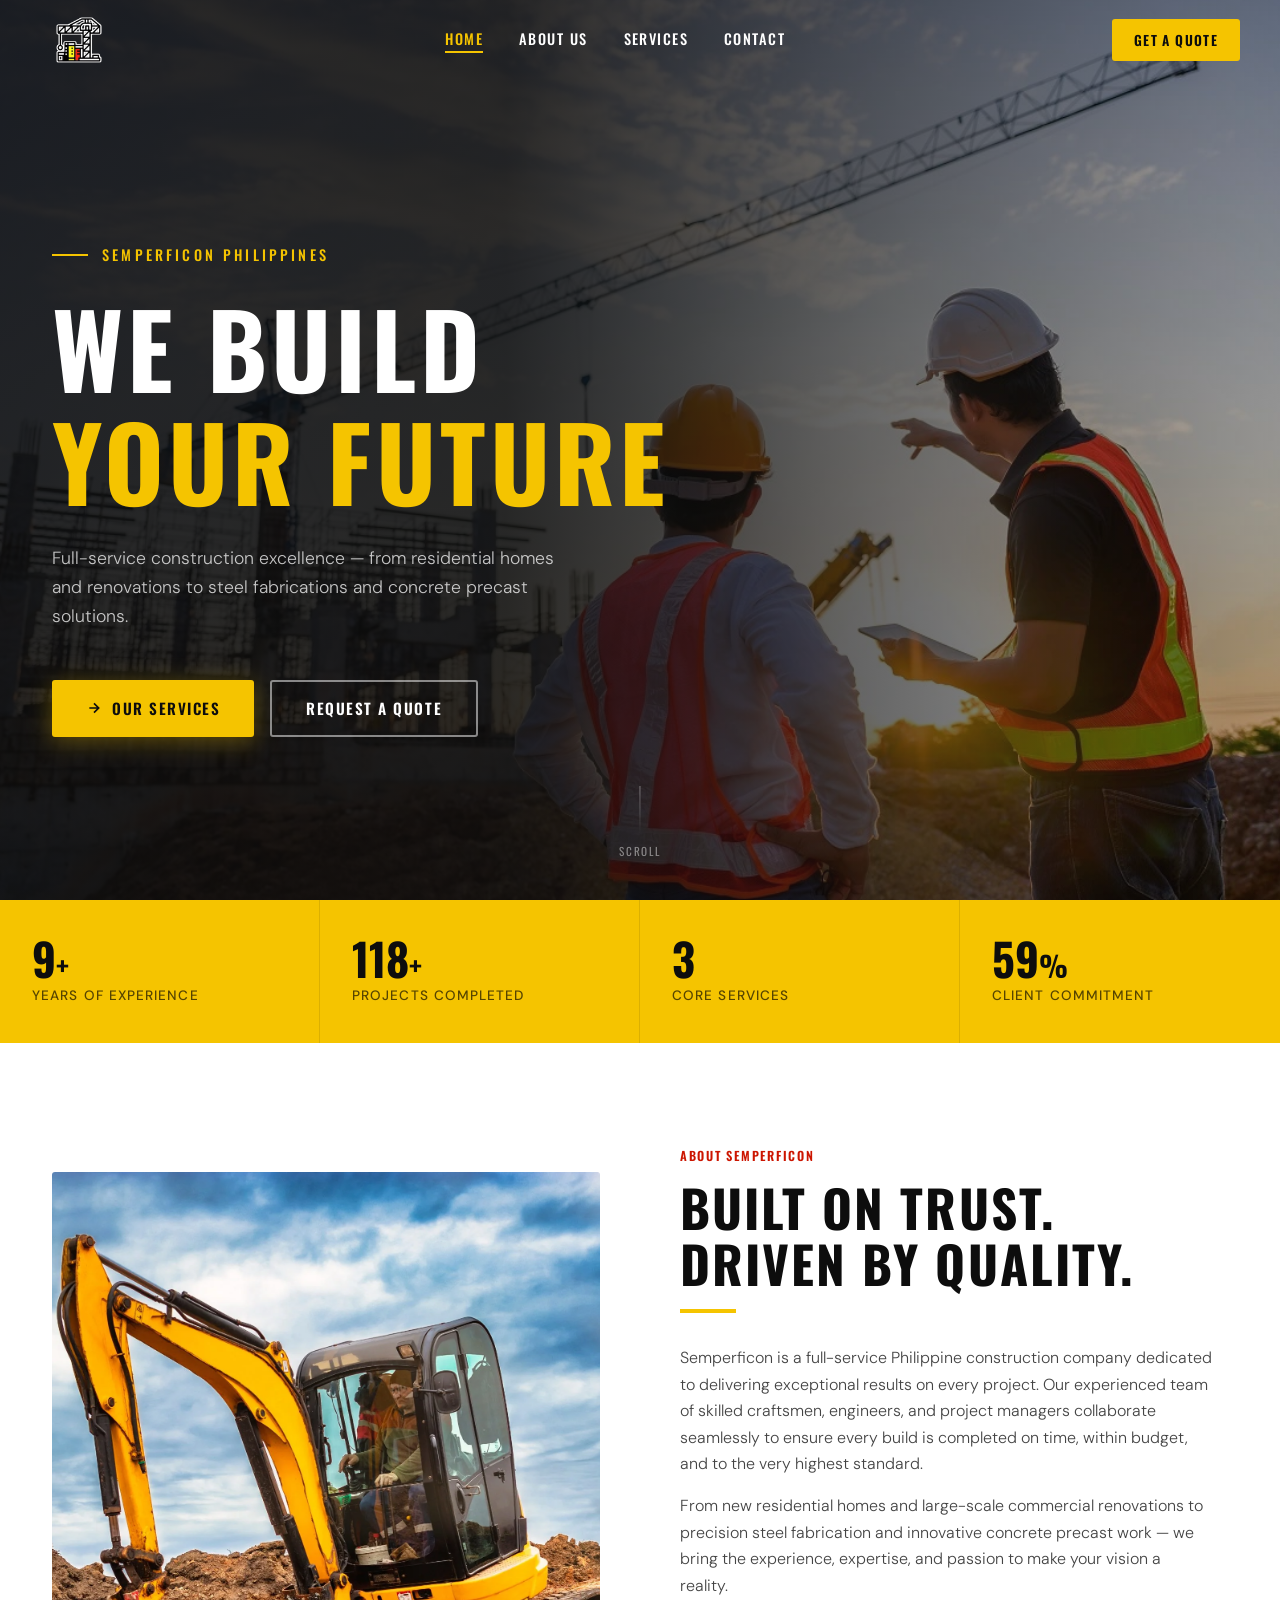
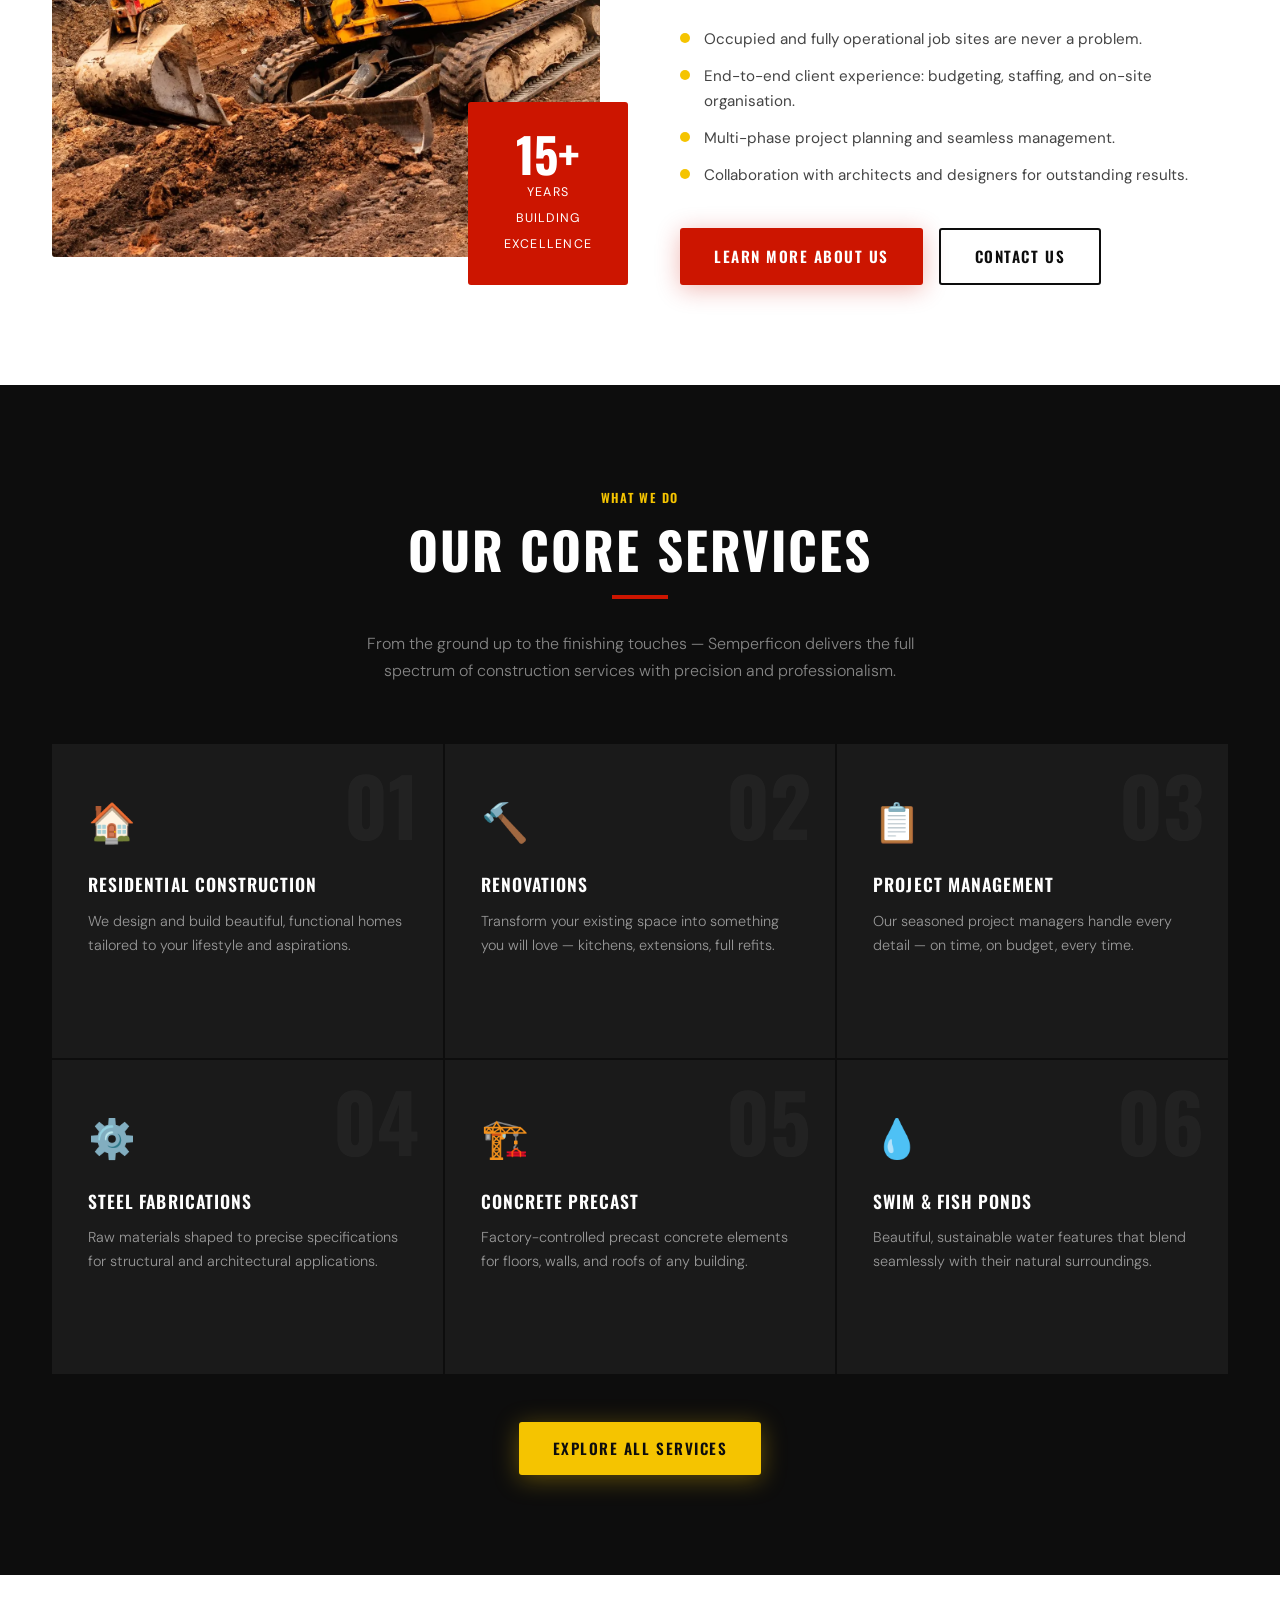
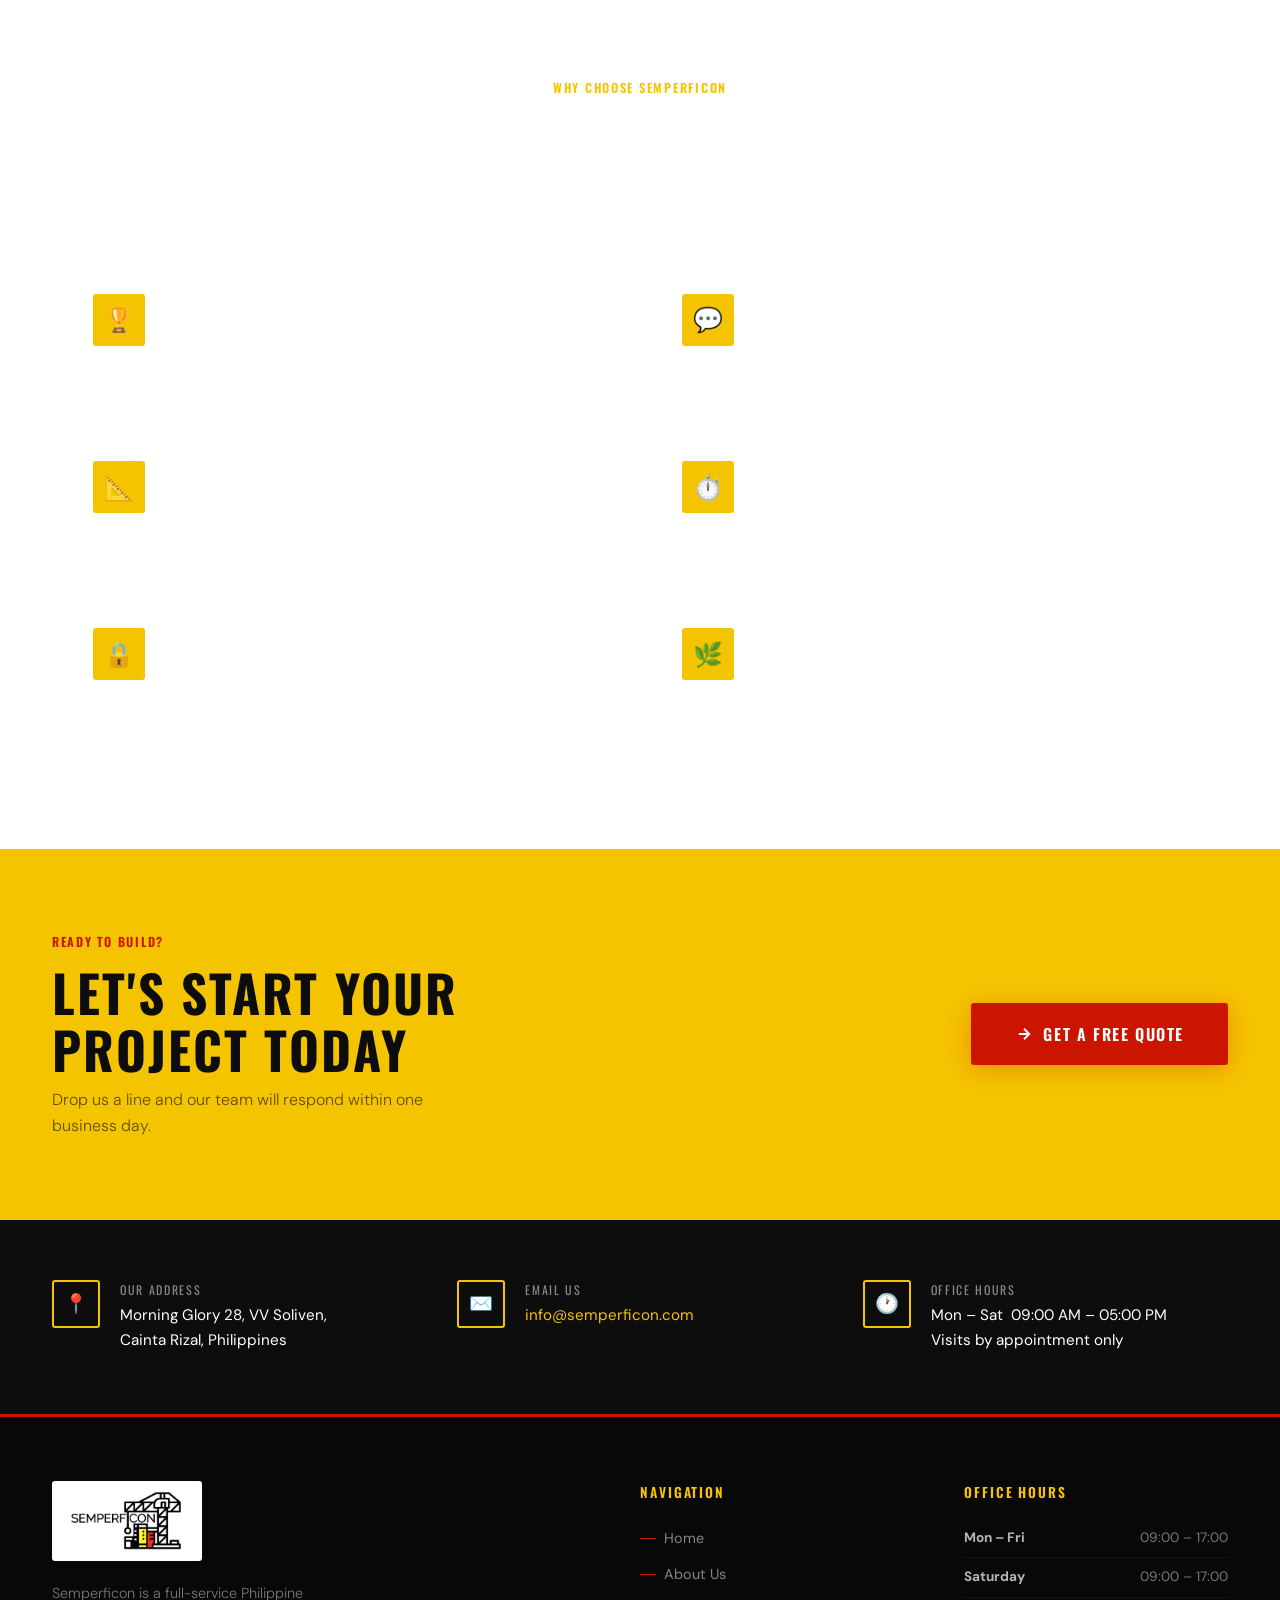
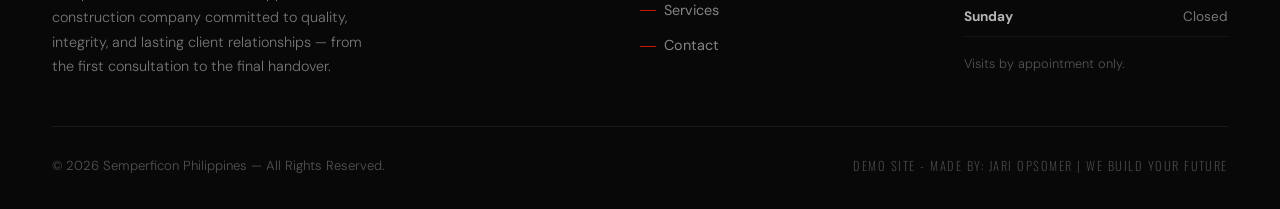
<file: index.html>
<!DOCTYPE html>
<html lang="en">
<head>
  <meta charset="UTF-8" />
  <meta name="viewport" content="width=device-width, initial-scale=1.0" />
  <title>Semperficon — We Build Your Future</title>
  <meta name="description" content="Semperficon is a full-service construction company in the Philippines, specialising in residential construction, renovations, steel fabrications, concrete precast, and project management." />
    <link rel="icon" type="image/x-icon" href="assets/logo-small-black.png">
    <link rel="stylesheet" href="css/style.css" />
</head>
<body>

  <!-- ═══════════════════════════════════════════════════════
       NAVIGATION
  ════════════════════════════════════════════════════════ -->
  <nav class="nav" id="nav">
    <div class="nav__inner">
      <a href="index.html" class="nav__logo-wrap" aria-label="Semperficon Home">
        <img src="assets/logo.png" alt="Semperficon Logo" class="nav__logo" />
      </a>
      <ul class="nav__links">
        <li><a href="index.html"    class="nav__link active">Home</a></li>
        <li><a href="about.html"    class="nav__link">About Us</a></li>
        <li><a href="services.html" class="nav__link">Services</a></li>
        <li><a href="contact.html"  class="nav__link">Contact</a></li>
      </ul>
      <a href="contact.html" class="nav__cta">Get a Quote</a>
      <button class="nav__hamburger" aria-label="Toggle menu">
        <span></span><span></span><span></span>
      </button>
    </div>
  </nav>

  <!-- Mobile menu -->
  <div class="nav__mobile">
    <a href="index.html"    class="nav__link">Home</a>
    <a href="about.html"    class="nav__link">About Us</a>
    <a href="services.html" class="nav__link">Services</a>
    <a href="contact.html"  class="nav__link">Contact</a>
    <a href="contact.html"  class="nav__cta">Get a Quote</a>
  </div>

  <!-- ═══════════════════════════════════════════════════════
       HERO
  ════════════════════════════════════════════════════════ -->
  <section class="hero" id="home">
    <div class="hero__accent"></div>
    <div class="hero__bg"></div>
    <div class="container hero__content">
      <p class="hero__eyebrow">Semperficon Philippines</p>
      <h1>We Build<br /><em>Your Future</em></h1>
      <p class="hero__sub">
        Full-service construction excellence — from residential homes and renovations
        to steel fabrications and concrete precast solutions.
      </p>
      <div class="hero__actions">
        <a href="services.html" class="btn btn--yellow">
          <svg width="16" height="16" viewBox="0 0 24 24" fill="none" stroke="currentColor" stroke-width="2.5"><path d="M5 12h14M12 5l7 7-7 7"/></svg>
          Our Services
        </a>
        <a href="contact.html" class="btn btn--outline">Request a Quote</a>
      </div>
    </div>
    <div class="hero__scroll">
      <div class="hero__scroll-line"></div>
      Scroll
    </div>
  </section>

  <!-- ═══════════════════════════════════════════════════════
       STATS BAR
  ════════════════════════════════════════════════════════ -->
  <div class="stats">
    <div class="stats__inner">
      <div class="stats__item">
        <div class="stats__num" data-count="15" data-suffix="+">15<span>+</span></div>
        <div class="stats__label">Years of Experience</div>
      </div>
      <div class="stats__item">
        <div class="stats__num" data-count="200" data-suffix="+">200<span>+</span></div>
        <div class="stats__label">Projects Completed</div>
      </div>
      <div class="stats__item">
        <div class="stats__num" data-count="6" data-suffix="">6<span></span></div>
        <div class="stats__label">Core Services</div>
      </div>
      <div class="stats__item">
        <div class="stats__num" data-count="100" data-suffix="%">100<span>%</span></div>
        <div class="stats__label">Client Commitment</div>
      </div>
    </div>
  </div>

  <!-- ═══════════════════════════════════════════════════════
       ABOUT INTRO
  ════════════════════════════════════════════════════════ -->
  <section class="section bg-white">
    <div class="container">
      <div class="about-intro">
        <div class="about-intro__img-wrap fade-up">
          <img
            src="assets/trust-quality.webp?w=700&q=80"
            alt="Semperficon construction site"
            class="about-intro__img"
          />
          <div class="about-intro__badge">
            <strong>15+</strong>
            <span>Years building excellence</span>
          </div>
        </div>
        <div class="about-intro__content fade-up fade-up-delay-2">
          <span class="label">About Semperficon</span>
          <h2>Built on Trust.<br />Driven by Quality.</h2>
          <div class="divider"></div>
          <p>
            Semperficon is a full-service Philippine construction company dedicated to delivering
            exceptional results on every project. Our experienced team of skilled craftsmen,
            engineers, and project managers collaborate seamlessly to ensure every build is
            completed on time, within budget, and to the very highest standard.
          </p>
          <p style="margin-top:16px;">
            From new residential homes and large-scale commercial renovations to precision steel
            fabrication and innovative concrete precast work — we bring the experience, expertise,
            and passion to make your vision a reality.
          </p>
          <ul class="about-intro__list">
            <li>Occupied and fully operational job sites are never a problem.</li>
            <li>End-to-end client experience: budgeting, staffing, and on-site organisation.</li>
            <li>Multi-phase project planning and seamless management.</li>
            <li>Collaboration with architects and designers for outstanding results.</li>
          </ul>
          <div style="margin-top:40px; display:flex; gap:16px; flex-wrap:wrap;">
            <a href="about.html" class="btn btn--red">Learn More About Us</a>
            <a href="contact.html" class="btn btn--outline-dark">Contact Us</a>
          </div>
        </div>
      </div>
    </div>
  </section>

  <!-- ═══════════════════════════════════════════════════════
       SERVICES PREVIEW
  ════════════════════════════════════════════════════════ -->
  <section class="section bg-black" id="services">
    <div class="container">
      <div class="text-center fade-up">
        <span class="label label--yellow">What We Do</span>
        <h2 class="text-white">Our Core Services</h2>
        <div class="divider divider--center" style="background:var(--red);"></div>
        <p style="max-width:560px; margin:0 auto; color:rgba(255,255,255,.5);">
          From the ground up to the finishing touches — Semperficon delivers the full
          spectrum of construction services with precision and professionalism.
        </p>
      </div>
      <div class="services-grid">
        <a href="services.html#residential" class="service-card fade-up fade-up-delay-1">
          <span class="service-card__num">01</span>
          <span class="service-card__icon">🏠</span>
          <h4>Residential Construction</h4>
          <p>We design and build beautiful, functional homes tailored to your lifestyle and aspirations.</p>
          <div class="service-card__arrow">View Service →</div>
        </a>
        <a href="services.html#renovations" class="service-card fade-up fade-up-delay-2">
          <span class="service-card__num">02</span>
          <span class="service-card__icon">🔨</span>
          <h4>Renovations</h4>
          <p>Transform your existing space into something you will love — kitchens, extensions, full refits.</p>
          <div class="service-card__arrow">View Service →</div>
        </a>
        <a href="services.html#management" class="service-card fade-up fade-up-delay-3">
          <span class="service-card__num">03</span>
          <span class="service-card__icon">📋</span>
          <h4>Project Management</h4>
          <p>Our seasoned project managers handle every detail — on time, on budget, every time.</p>
          <div class="service-card__arrow">View Service →</div>
        </a>
        <a href="services.html#steel" class="service-card fade-up fade-up-delay-1">
          <span class="service-card__num">04</span>
          <span class="service-card__icon">⚙️</span>
          <h4>Steel Fabrications</h4>
          <p>Raw materials shaped to precise specifications for structural and architectural applications.</p>
          <div class="service-card__arrow">View Service →</div>
        </a>
        <a href="services.html#precast" class="service-card fade-up fade-up-delay-2">
          <span class="service-card__num">05</span>
          <span class="service-card__icon">🏗️</span>
          <h4>Concrete Precast</h4>
          <p>Factory-controlled precast concrete elements for floors, walls, and roofs of any building.</p>
          <div class="service-card__arrow">View Service →</div>
        </a>
        <a href="services.html#ponds" class="service-card fade-up fade-up-delay-3">
          <span class="service-card__num">06</span>
          <span class="service-card__icon">💧</span>
          <h4>Swim &amp; Fish Ponds</h4>
          <p>Beautiful, sustainable water features that blend seamlessly with their natural surroundings.</p>
          <div class="service-card__arrow">View Service →</div>
        </a>
      </div>
      <div class="text-center" style="margin-top:48px;">
        <a href="services.html" class="btn btn--yellow">Explore All Services</a>
      </div>
    </div>
  </section>

  <!-- ═══════════════════════════════════════════════════════
       WHY CHOOSE US
  ════════════════════════════════════════════════════════ -->
  <section class="section why" id="why">
    <div class="why__bg"></div>
    <div class="container why__inner">
      <div class="text-center fade-up">
        <span class="label label--yellow">Why Choose Semperficon</span>
        <h2 class="text-white">The Semperficon Difference</h2>
        <div class="divider divider--center divider--white"></div>
      </div>
      <div class="why__grid">
        <div class="why__item fade-up fade-up-delay-1">
          <div class="why__icon">🏆</div>
          <div class="why__text">
            <h4>Proven Track Record</h4>
            <p>Over 15 years and 200+ successfully completed projects across the Philippines speak louder than any promise.</p>
          </div>
        </div>
        <div class="why__item fade-up fade-up-delay-2">
          <div class="why__icon">💬</div>
          <div class="why__text">
            <h4>Seamless Communication</h4>
            <p>We stay in constant contact from first consultation to final handover — you are never left in the dark.</p>
          </div>
        </div>
        <div class="why__item fade-up fade-up-delay-3">
          <div class="why__icon">📐</div>
          <div class="why__text">
            <h4>Design Collaboration</h4>
            <p>We work closely with your architects and designers to produce structures that are as beautiful as they are functional.</p>
          </div>
        </div>
        <div class="why__item fade-up fade-up-delay-4">
          <div class="why__icon">⏱️</div>
          <div class="why__text">
            <h4>On Time &amp; On Budget</h4>
            <p>Rigorous planning and project control means deadlines and budgets are targets we consistently hit.</p>
          </div>
        </div>
        <div class="why__item fade-up fade-up-delay-1">
          <div class="why__icon">🔒</div>
          <div class="why__text">
            <h4>Safety First, Always</h4>
            <p>Every site operates under strict safety protocols to protect our workers, clients, and the public at all times.</p>
          </div>
        </div>
        <div class="why__item fade-up fade-up-delay-2">
          <div class="why__icon">🌿</div>
          <div class="why__text">
            <h4>Sustainable Approach</h4>
            <p>We incorporate environmentally conscious practices and materials wherever possible for a better tomorrow.</p>
          </div>
        </div>
      </div>
    </div>
  </section>

  <!-- ═══════════════════════════════════════════════════════
       CTA BANNER
  ════════════════════════════════════════════════════════ -->
  <section class="cta-banner">
    <div class="container cta-banner__inner">
      <div class="fade-up">
        <span class="label" style="color:var(--red);">Ready to Build?</span>
        <h2>Let's Start Your<br />Project Today</h2>
        <p>Drop us a line and our team will respond within one business day.</p>
      </div>
      <div class="fade-up fade-up-delay-2">
        <a href="contact.html" class="btn btn--red" style="font-size:1rem; padding:18px 44px;">
          <svg width="18" height="18" viewBox="0 0 24 24" fill="none" stroke="currentColor" stroke-width="2.5"><path d="M5 12h14M12 5l7 7-7 7"/></svg>
          Get a Free Quote
        </a>
      </div>
    </div>
  </section>

  <!-- ═══════════════════════════════════════════════════════
       CONTACT STRIP
  ════════════════════════════════════════════════════════ -->
  <div class="contact-strip">
    <div class="container">
      <div class="contact-strip__grid">
        <div class="contact-strip__item fade-up">
          <div class="contact-strip__icon">📍</div>
          <div>
            <div class="contact-strip__label">Our Address</div>
            <div class="contact-strip__value">Morning Glory 28, VV Soliven,<br />Cainta Rizal, Philippines</div>
          </div>
        </div>
        <div class="contact-strip__item fade-up fade-up-delay-2">
          <div class="contact-strip__icon">✉️</div>
          <div>
            <div class="contact-strip__label">Email Us</div>
            <div class="contact-strip__value">
              <a href="mailto:info@semperficon.com" style="color:var(--yellow);">info@semperficon.com</a>
            </div>
          </div>
        </div>
        <div class="contact-strip__item fade-up fade-up-delay-4">
          <div class="contact-strip__icon">🕐</div>
          <div>
            <div class="contact-strip__label">Office Hours</div>
            <div class="contact-strip__value">Mon – Sat &nbsp;09:00 AM – 05:00 PM<br />Visits by appointment only</div>
          </div>
        </div>
      </div>
    </div>
  </div>

  <!-- ═══════════════════════════════════════════════════════
       FOOTER
  ════════════════════════════════════════════════════════ -->
  <footer class="footer">
    <div class="container">
      <div class="footer__main">
        <div>
          <div class="footer__logo-wrap">
              <img src="assets/logo-big-white.png" alt="Semperficon" class="footer__logo" />
          </div>
          <p class="footer__desc">
            Semperficon is a full-service Philippine construction company committed to quality,
            integrity, and lasting client relationships — from the first consultation to the
            final handover.
          </p>
        </div>
        <div>
          <div class="footer__heading">Navigation</div>
          <ul class="footer__links">
            <li><a href="index.html">Home</a></li>
            <li><a href="about.html">About Us</a></li>
            <li><a href="services.html">Services</a></li>
            <li><a href="contact.html">Contact</a></li>
          </ul>
        </div>
        <div>
          <div class="footer__heading">Office Hours</div>
          <div class="footer__hours">
            <div class="footer__hour-row"><strong>Mon – Fri</strong><span>09:00 – 17:00</span></div>
            <div class="footer__hour-row"><strong>Saturday</strong><span>09:00 – 17:00</span></div>
            <div class="footer__hour-row"><strong>Sunday</strong><span class="closed">Closed</span></div>
          </div>
          <p style="margin-top:16px; font-size:0.8rem; color:rgba(255,255,255,.3);">
            Visits by appointment only.
          </p>
        </div>
      </div>
        <div class="footer__bottom">
            <p class="footer__copy">© 2026 Semperficon Philippines — All Rights Reserved.</p>
            <p class="footer__tagline">Demo Site - Made By: Jari Opsomer | We Build Your Future</p>
        </div>
    </div>
  </footer>

  <script src="js/script.js"></script>
</body>
</html>
</file>
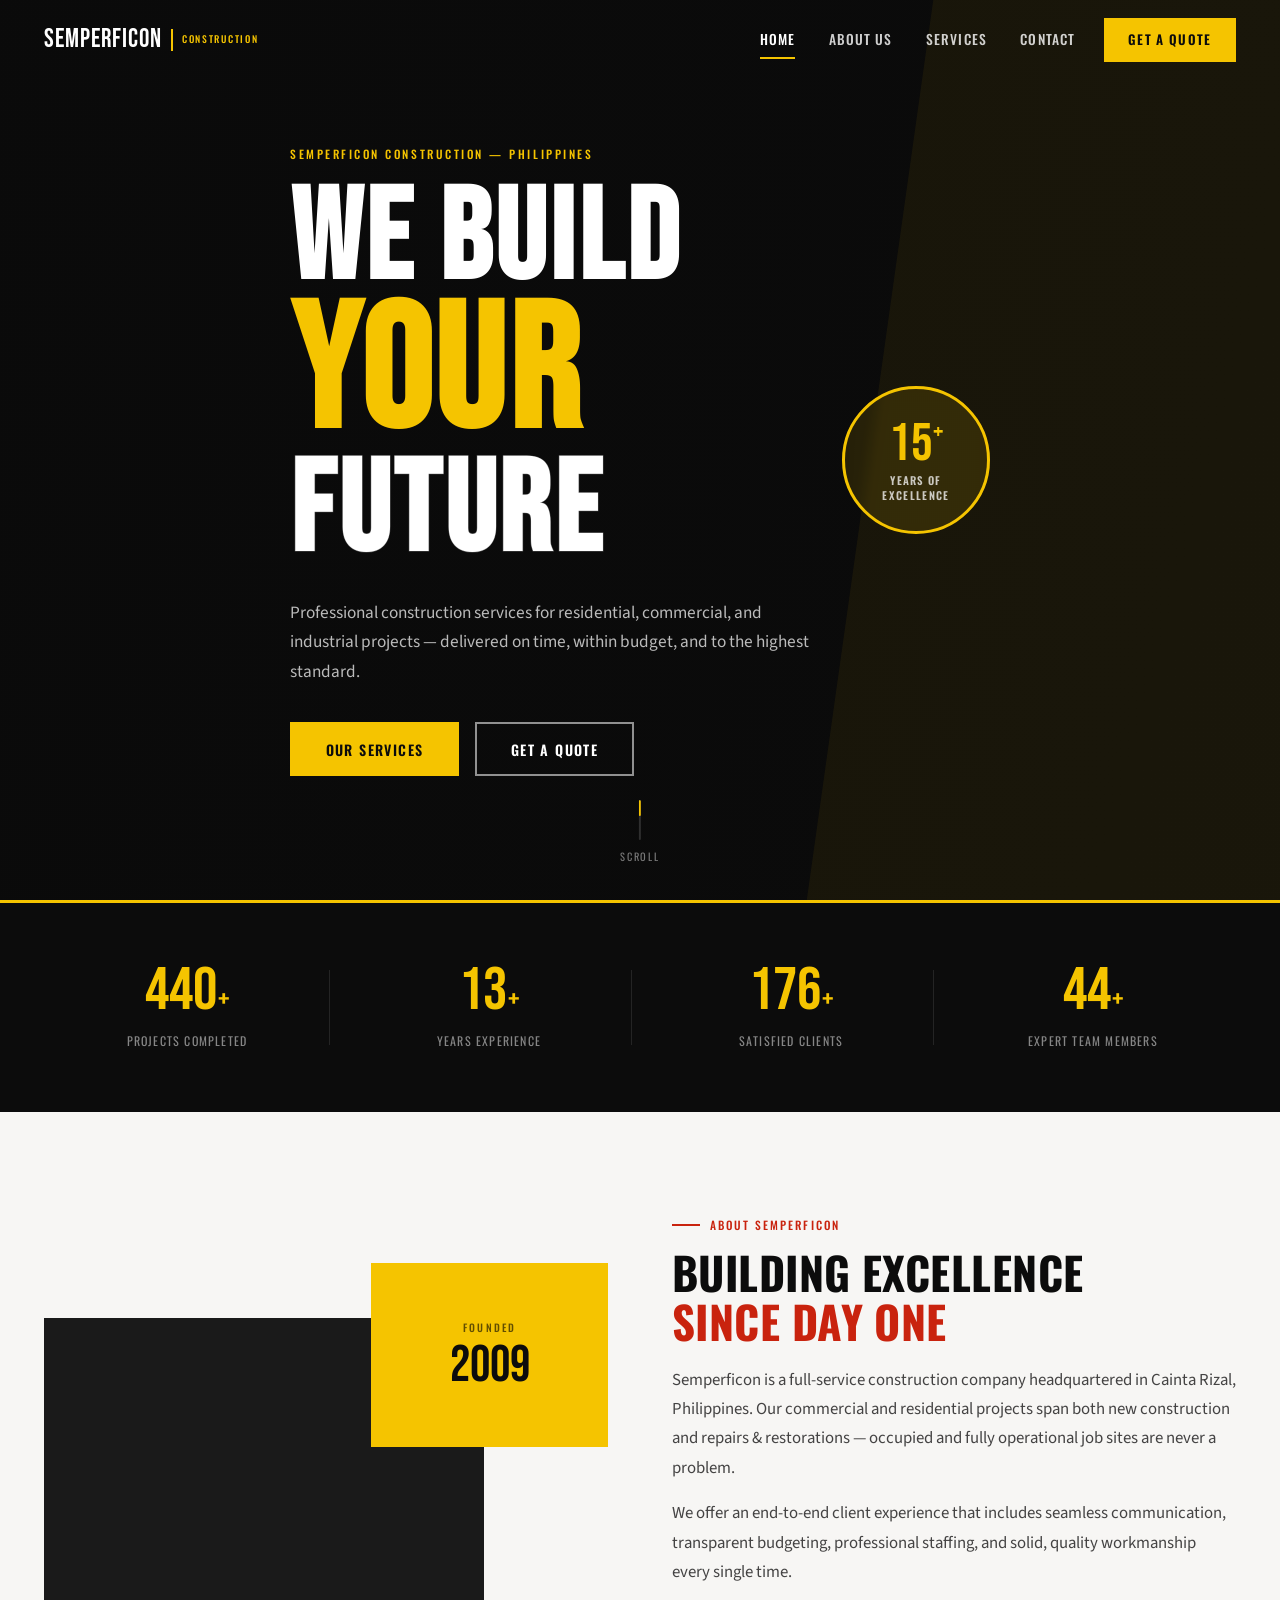
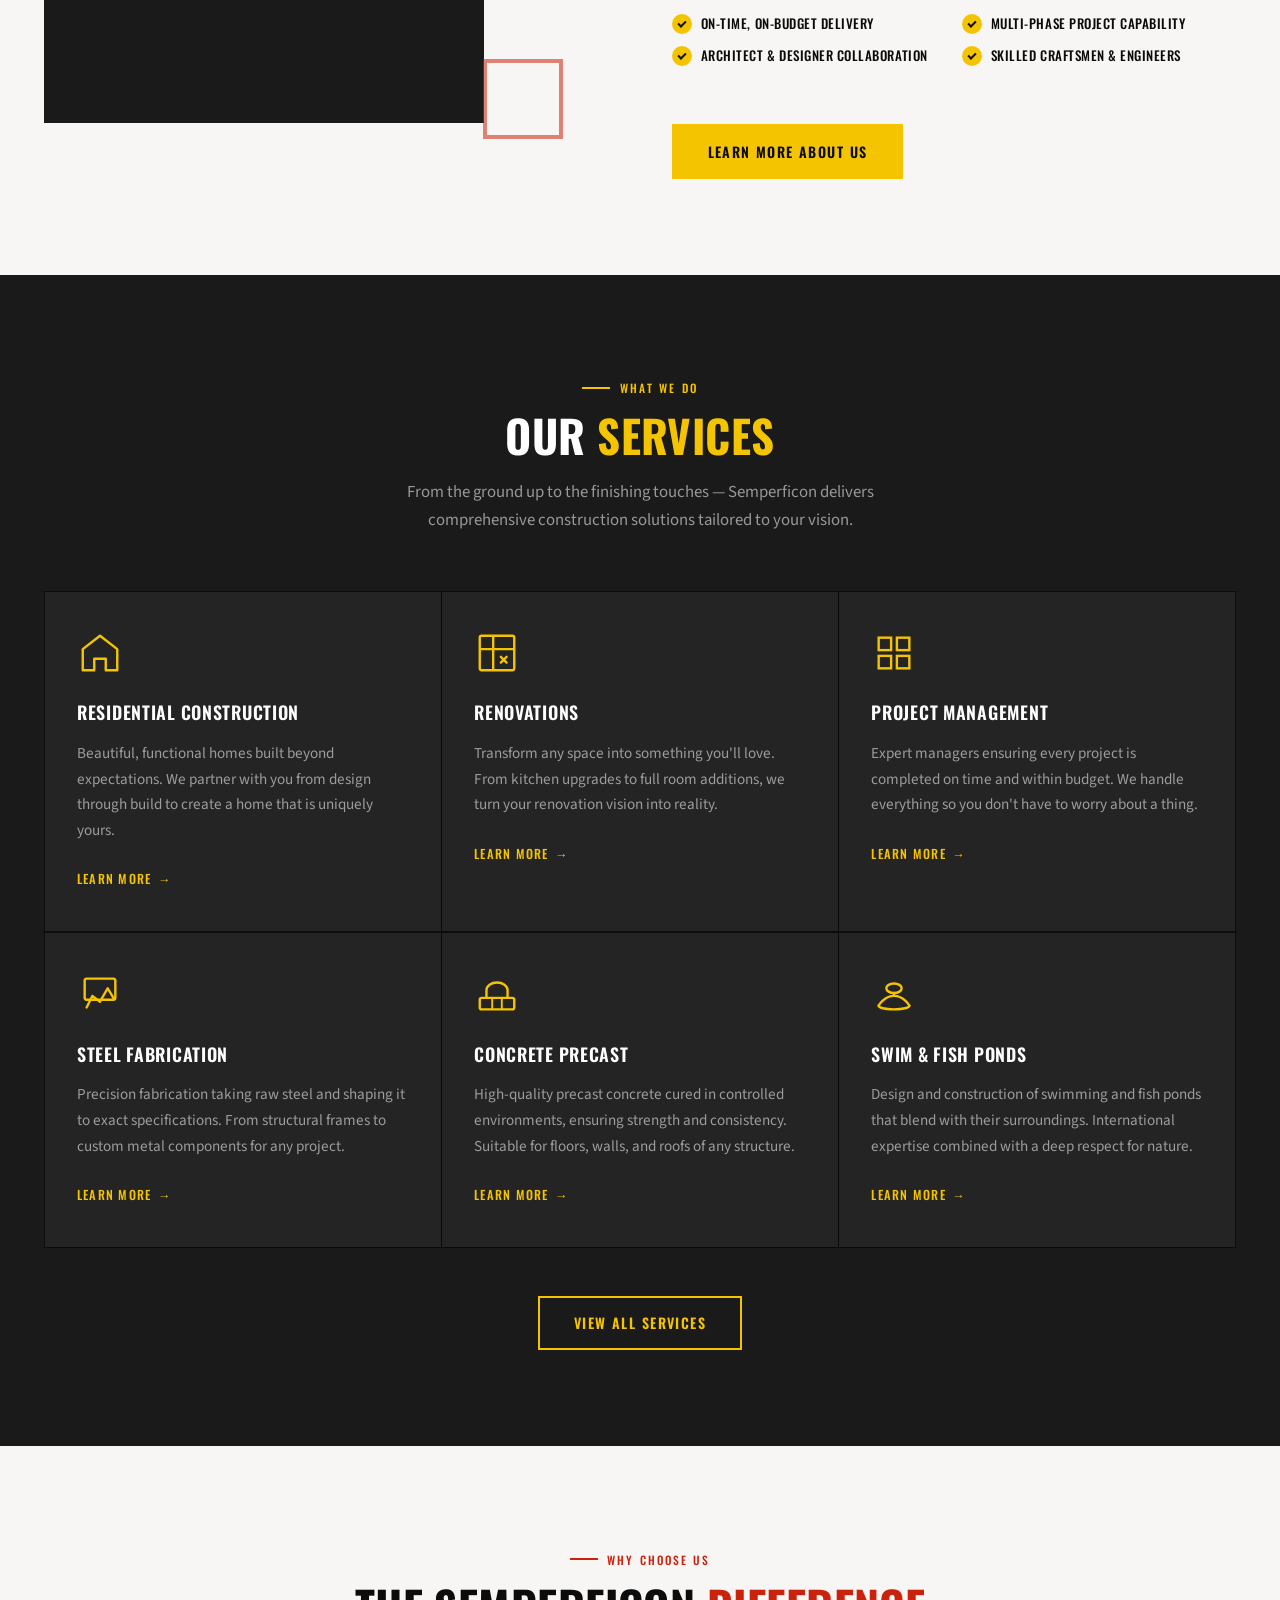
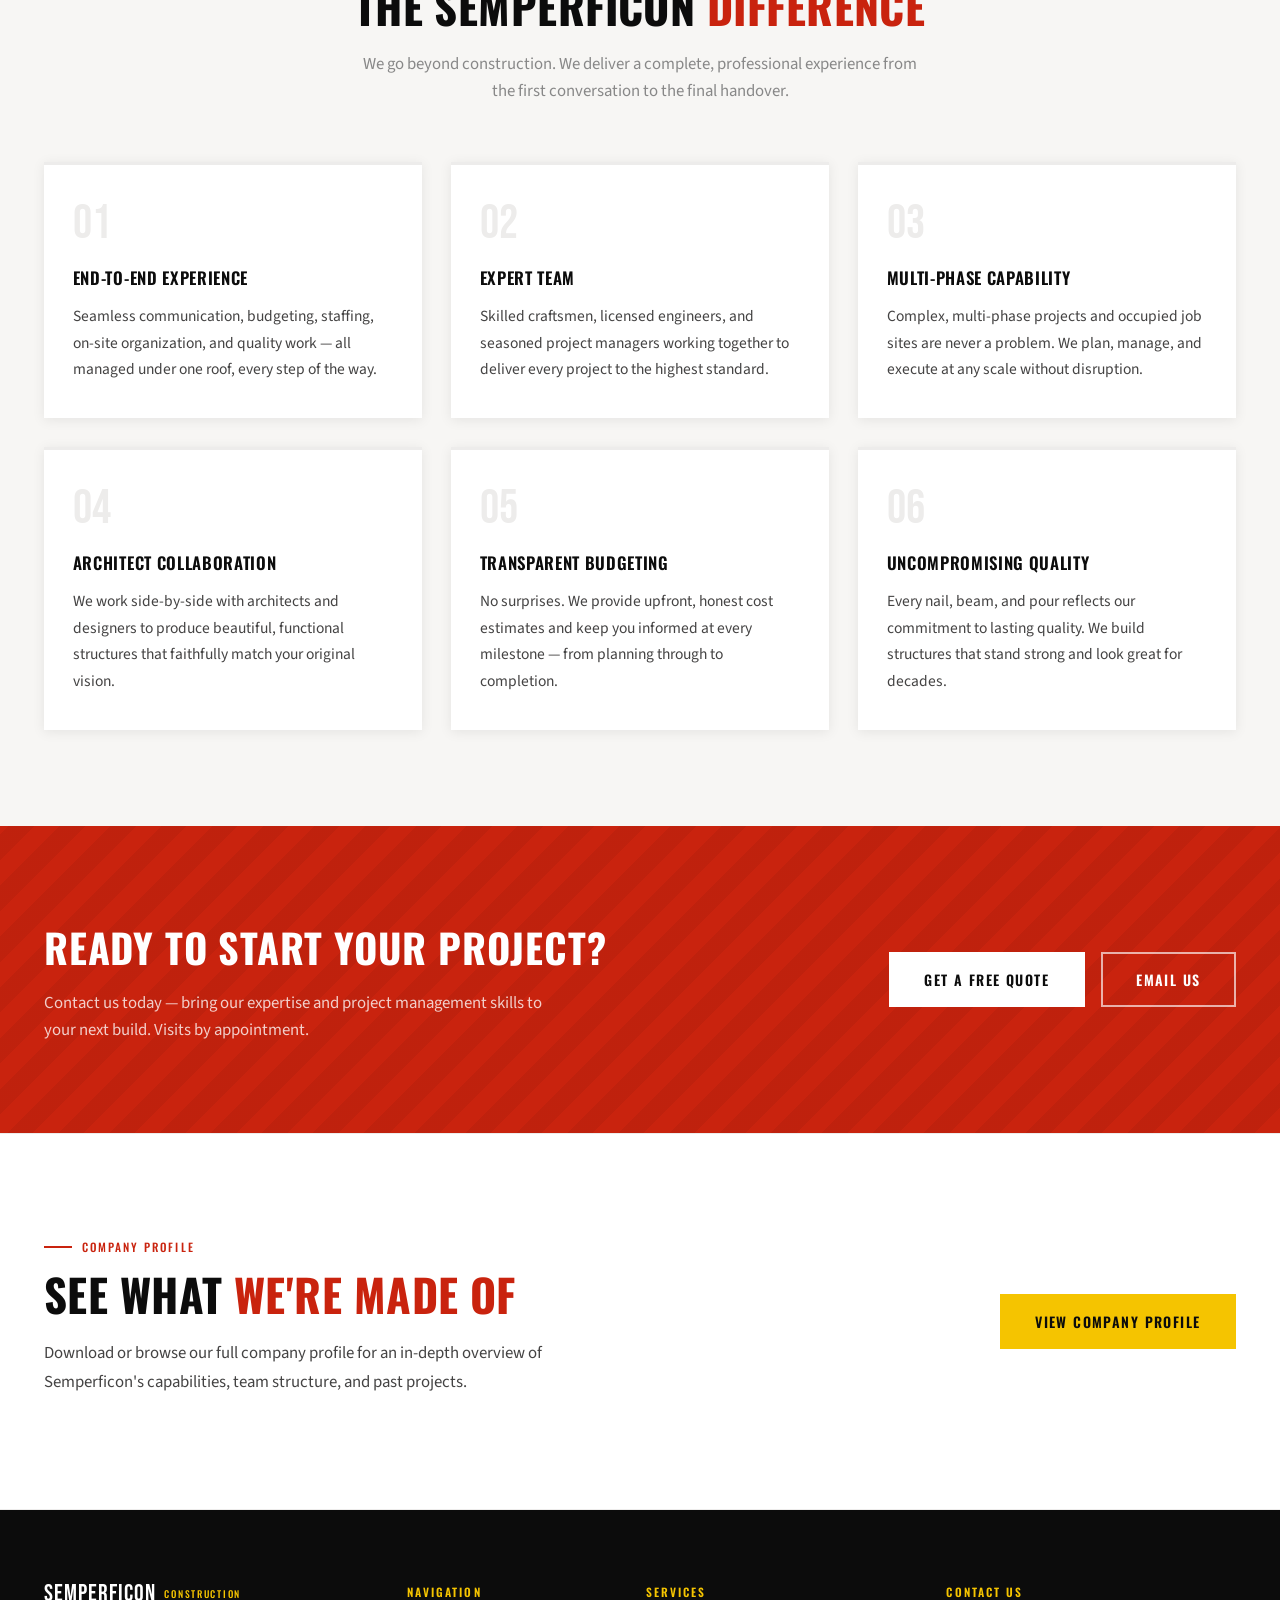
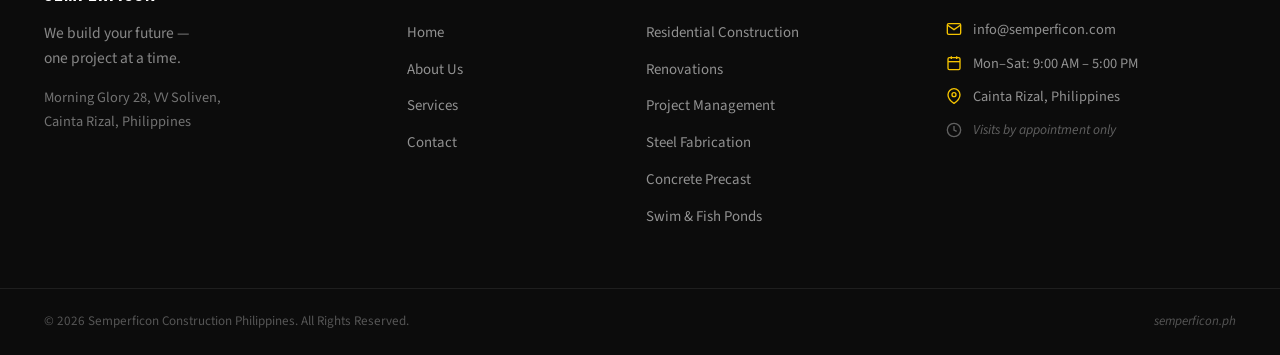
<file: v2/index.html>
<!DOCTYPE html>
<html lang="en">
<head>
  <meta charset="UTF-8" />
  <meta name="viewport" content="width=device-width, initial-scale=1.0" />
  <title>Semperficon Construction | We Build Your Future</title>
  <meta name="description" content="Semperficon Construction — Professional construction services in the Philippines. Residential, commercial, steel fabrication, concrete precast and more." />
  <link rel="preconnect" href="https://fonts.googleapis.com" />
  <link rel="preconnect" href="https://fonts.gstatic.com" crossorigin />
  <link href="https://fonts.googleapis.com/css2?family=Bebas+Neue&family=Oswald:wght@300;400;500;600;700&family=Source+Sans+3:ital,wght@0,300;0,400;0,600;1,400&display=swap" rel="stylesheet" />
  <link rel="stylesheet" href="style.css" />
</head>
<body>

  <!-- ===== NAVIGATION ===== -->
  <header class="site-header" id="site-header">
    <nav class="navbar container">
      <a href="index.html" class="logo" aria-label="Semperficon Home">
        <span class="logo-main">SEMPERFICON</span>
        <span class="logo-divider"></span>
        <span class="logo-sub">CONSTRUCTION</span>
      </a>

      <button class="nav-toggle" id="nav-toggle" aria-label="Toggle navigation" aria-expanded="false">
        <span class="burger-bar"></span>
        <span class="burger-bar"></span>
        <span class="burger-bar"></span>
      </button>

      <ul class="nav-links" id="nav-links" role="list">
        <li><a href="index.html" class="nav-link active">Home</a></li>
        <li><a href="about.html" class="nav-link">About Us</a></li>
        <li><a href="services.html" class="nav-link">Services</a></li>
        <li><a href="contact.html" class="nav-link">Contact</a></li>
        <li class="nav-cta-item"><a href="contact.html" class="btn btn-primary nav-cta">Get a Quote</a></li>
      </ul>
    </nav>
  </header>

  <main>

    <!-- ===== HERO ===== -->
    <section class="hero" id="home" aria-label="Hero">
      <div class="hero-bg-img"></div>
      <div class="hero-overlay"></div>
      <div class="hero-stripe"></div>

      <div class="container hero-container">
        <div class="hero-content fade-in-up">
          <span class="hero-eyebrow">Semperficon Construction &mdash; Philippines</span>
          <h1 class="hero-title">
            <span class="ht-line ht-we">WE BUILD</span>
            <span class="ht-line ht-your">YOUR</span>
            <span class="ht-line ht-future">FUTURE</span>
          </h1>
          <p class="hero-sub">Professional construction services for residential, commercial, and industrial projects — delivered on time, within budget, and to the highest standard.</p>
          <div class="hero-actions">
            <a href="services.html" class="btn btn-primary">Our Services</a>
            <a href="contact.html" class="btn btn-outline-hero">Get a Quote</a>
          </div>
        </div>

        <div class="hero-badge fade-in">
          <div class="badge-ring">
            <span class="badge-num">15<sup>+</sup></span>
            <span class="badge-label">Years of<br>Excellence</span>
          </div>
        </div>
      </div>

      <div class="hero-scroll">
        <div class="scroll-track"><div class="scroll-dot"></div></div>
        <span>Scroll</span>
      </div>
    </section>

    <!-- ===== STATS BAR ===== -->
    <section class="stats-bar" aria-label="Key figures">
      <div class="container stats-grid">
        <div class="stat-item">
          <div class="stat-top">
            <span class="stat-num" data-count="500">0</span><span class="stat-plus">+</span>
          </div>
          <span class="stat-label">Projects Completed</span>
        </div>
        <div class="stat-item">
          <div class="stat-top">
            <span class="stat-num" data-count="15">0</span><span class="stat-plus">+</span>
          </div>
          <span class="stat-label">Years Experience</span>
        </div>
        <div class="stat-item">
          <div class="stat-top">
            <span class="stat-num" data-count="200">0</span><span class="stat-plus">+</span>
          </div>
          <span class="stat-label">Satisfied Clients</span>
        </div>
        <div class="stat-item">
          <div class="stat-top">
            <span class="stat-num" data-count="50">0</span><span class="stat-plus">+</span>
          </div>
          <span class="stat-label">Expert Team Members</span>
        </div>
      </div>
    </section>

    <!-- ===== ABOUT ===== -->
    <section class="about section" id="about">
      <div class="container about-grid">

        <div class="about-visual reveal-left">
          <div class="av-main">
            <div class="av-main-img"></div>
          </div>
          <div class="av-accent">
            <span class="av-accent-label">FOUNDED</span>
            <span class="av-accent-year">2009</span>
          </div>
          <div class="av-geo"></div>
        </div>

        <div class="about-text-col reveal-right">
          <span class="section-tag">About Semperficon</span>
          <h2 class="section-title">Building Excellence<br><em class="title-em">Since Day One</em></h2>
          <p class="body-text">Semperficon is a full-service construction company headquartered in Cainta Rizal, Philippines. Our commercial and residential projects span both new construction and repairs &amp; restorations — occupied and fully operational job sites are never a problem.</p>
          <p class="body-text">We offer an end-to-end client experience that includes seamless communication, transparent budgeting, professional staffing, and solid, quality workmanship every single time.</p>

          <ul class="check-list">
            <li><span class="chk-icon" aria-hidden="true"></span>On-Time, On-Budget Delivery</li>
            <li><span class="chk-icon" aria-hidden="true"></span>Multi-Phase Project Capability</li>
            <li><span class="chk-icon" aria-hidden="true"></span>Architect &amp; Designer Collaboration</li>
            <li><span class="chk-icon" aria-hidden="true"></span>Skilled Craftsmen &amp; Engineers</li>
          </ul>

          <a href="about.html" class="btn btn-primary mt-btn">Learn More About Us</a>
        </div>

      </div>
    </section>

    <!-- ===== SERVICES ===== -->
    <section class="services section-dark" id="services">
      <div class="container">
        <header class="section-header reveal-up">
          <span class="section-tag tag-on-dark">What We Do</span>
          <h2 class="section-title on-dark">Our <span class="title-highlight-y">Services</span></h2>
          <p class="section-intro-text">From the ground up to the finishing touches — Semperficon delivers comprehensive construction solutions tailored to your vision.</p>
        </header>

        <div class="services-grid">

          <article class="srv-card reveal-up" style="--d:0.05s">
            <div class="srv-icon" aria-hidden="true">
              <svg viewBox="0 0 48 48" fill="none" xmlns="http://www.w3.org/2000/svg"><path d="M6 42V20L24 6L42 20V42H30V30H18V42H6Z" stroke="currentColor" stroke-width="2.5" stroke-linejoin="round"/></svg>
            </div>
            <h3 class="srv-title">Residential Construction</h3>
            <p class="srv-desc">Beautiful, functional homes built beyond expectations. We partner with you from design through build to create a home that is uniquely yours.</p>
            <a href="services.html" class="srv-link">Learn More <span class="srv-arrow" aria-hidden="true">&#8594;</span></a>
          </article>

          <article class="srv-card reveal-up" style="--d:0.10s">
            <div class="srv-icon" aria-hidden="true">
              <svg viewBox="0 0 48 48" fill="none" xmlns="http://www.w3.org/2000/svg"><rect x="6" y="6" width="36" height="36" rx="2" stroke="currentColor" stroke-width="2.5"/><path d="M6 20H42M20 6V42" stroke="currentColor" stroke-width="2.5"/><path d="M28 28L34 34M34 28L28 34" stroke="currentColor" stroke-width="2.5" stroke-linecap="round"/></svg>
            </div>
            <h3 class="srv-title">Renovations</h3>
            <p class="srv-desc">Transform any space into something you'll love. From kitchen upgrades to full room additions, we turn your renovation vision into reality.</p>
            <a href="services.html" class="srv-link">Learn More <span class="srv-arrow" aria-hidden="true">&#8594;</span></a>
          </article>

          <article class="srv-card reveal-up" style="--d:0.15s">
            <div class="srv-icon" aria-hidden="true">
              <svg viewBox="0 0 48 48" fill="none" xmlns="http://www.w3.org/2000/svg"><rect x="8" y="8" width="13" height="13" stroke="currentColor" stroke-width="2.5"/><rect x="27" y="8" width="13" height="13" stroke="currentColor" stroke-width="2.5"/><rect x="8" y="27" width="13" height="13" stroke="currentColor" stroke-width="2.5"/><rect x="27" y="27" width="13" height="13" stroke="currentColor" stroke-width="2.5"/></svg>
            </div>
            <h3 class="srv-title">Project Management</h3>
            <p class="srv-desc">Expert managers ensuring every project is completed on time and within budget. We handle everything so you don't have to worry about a thing.</p>
            <a href="services.html" class="srv-link">Learn More <span class="srv-arrow" aria-hidden="true">&#8594;</span></a>
          </article>

          <article class="srv-card reveal-up" style="--d:0.20s">
            <div class="srv-icon" aria-hidden="true">
              <svg viewBox="0 0 48 48" fill="none" xmlns="http://www.w3.org/2000/svg"><path d="M10 38L16 26L24 32L32 18L38 28" stroke="currentColor" stroke-width="2.5" stroke-linecap="round" stroke-linejoin="round"/><rect x="8" y="8" width="32" height="22" rx="2" stroke="currentColor" stroke-width="2.5"/></svg>
            </div>
            <h3 class="srv-title">Steel Fabrication</h3>
            <p class="srv-desc">Precision fabrication taking raw steel and shaping it to exact specifications. From structural frames to custom metal components for any project.</p>
            <a href="services.html" class="srv-link">Learn More <span class="srv-arrow" aria-hidden="true">&#8594;</span></a>
          </article>

          <article class="srv-card reveal-up" style="--d:0.25s">
            <div class="srv-icon" aria-hidden="true">
              <svg viewBox="0 0 48 48" fill="none" xmlns="http://www.w3.org/2000/svg"><rect x="6" y="28" width="36" height="12" rx="2" stroke="currentColor" stroke-width="2.5"/><path d="M13 28V20C13 15.58 18 12 24 12C30 12 35 15.58 35 20V28" stroke="currentColor" stroke-width="2.5" stroke-linecap="round"/><line x1="19" y1="28" x2="19" y2="40" stroke="currentColor" stroke-width="2"/><line x1="29" y1="28" x2="29" y2="40" stroke="currentColor" stroke-width="2"/></svg>
            </div>
            <h3 class="srv-title">Concrete Precast</h3>
            <p class="srv-desc">High-quality precast concrete cured in controlled environments, ensuring strength and consistency. Suitable for floors, walls, and roofs of any structure.</p>
            <a href="services.html" class="srv-link">Learn More <span class="srv-arrow" aria-hidden="true">&#8594;</span></a>
          </article>

          <article class="srv-card reveal-up" style="--d:0.30s">
            <div class="srv-icon" aria-hidden="true">
              <svg viewBox="0 0 48 48" fill="none" xmlns="http://www.w3.org/2000/svg"><path d="M8 36C8 36 14 26 24 26C34 26 40 36 40 36" stroke="currentColor" stroke-width="2.5" stroke-linecap="round"/><path d="M8 36C8 38.2 14.3 40 24 40C33.7 40 40 38.2 40 36" stroke="currentColor" stroke-width="2.5" stroke-linecap="round"/><ellipse cx="24" cy="18" rx="8" ry="5" stroke="currentColor" stroke-width="2.5"/><line x1="24" y1="23" x2="24" y2="26" stroke="currentColor" stroke-width="2.5" stroke-linecap="round"/></svg>
            </div>
            <h3 class="srv-title">Swim &amp; Fish Ponds</h3>
            <p class="srv-desc">Design and construction of swimming and fish ponds that blend with their surroundings. International expertise combined with a deep respect for nature.</p>
            <a href="services.html" class="srv-link">Learn More <span class="srv-arrow" aria-hidden="true">&#8594;</span></a>
          </article>

        </div>

        <div class="services-footer reveal-up">
          <a href="services.html" class="btn btn-outline-yellow">View All Services</a>
        </div>
      </div>
    </section>

    <!-- ===== WHY CHOOSE US ===== -->
    <section class="why-us section" id="why-us">
      <div class="container">
        <header class="section-header reveal-up">
          <span class="section-tag">Why Choose Us</span>
          <h2 class="section-title">The Semperficon <em class="title-em">Difference</em></h2>
          <p class="section-intro-text dark-intro">We go beyond construction. We deliver a complete, professional experience from the first conversation to the final handover.</p>
        </header>

        <div class="why-grid">
          <div class="why-card reveal-up" style="--d:0.05s">
            <span class="why-num" aria-hidden="true">01</span>
            <h3 class="why-title">End-to-End Experience</h3>
            <p class="why-body">Seamless communication, budgeting, staffing, on-site organization, and quality work — all managed under one roof, every step of the way.</p>
          </div>
          <div class="why-card reveal-up" style="--d:0.10s">
            <span class="why-num" aria-hidden="true">02</span>
            <h3 class="why-title">Expert Team</h3>
            <p class="why-body">Skilled craftsmen, licensed engineers, and seasoned project managers working together to deliver every project to the highest standard.</p>
          </div>
          <div class="why-card reveal-up" style="--d:0.15s">
            <span class="why-num" aria-hidden="true">03</span>
            <h3 class="why-title">Multi-Phase Capability</h3>
            <p class="why-body">Complex, multi-phase projects and occupied job sites are never a problem. We plan, manage, and execute at any scale without disruption.</p>
          </div>
          <div class="why-card reveal-up" style="--d:0.20s">
            <span class="why-num" aria-hidden="true">04</span>
            <h3 class="why-title">Architect Collaboration</h3>
            <p class="why-body">We work side-by-side with architects and designers to produce beautiful, functional structures that faithfully match your original vision.</p>
          </div>
          <div class="why-card reveal-up" style="--d:0.25s">
            <span class="why-num" aria-hidden="true">05</span>
            <h3 class="why-title">Transparent Budgeting</h3>
            <p class="why-body">No surprises. We provide upfront, honest cost estimates and keep you informed at every milestone — from planning through to completion.</p>
          </div>
          <div class="why-card reveal-up" style="--d:0.30s">
            <span class="why-num" aria-hidden="true">06</span>
            <h3 class="why-title">Uncompromising Quality</h3>
            <p class="why-body">Every nail, beam, and pour reflects our commitment to lasting quality. We build structures that stand strong and look great for decades.</p>
          </div>
        </div>

      </div>
    </section>

    <!-- ===== CTA BANNER ===== -->
    <section class="cta-banner" aria-label="Call to action">
      <div class="cta-pattern" aria-hidden="true"></div>
      <div class="container cta-inner reveal-up">
        <div class="cta-text">
          <h2 class="cta-title">Ready to Start Your Project?</h2>
          <p class="cta-body">Contact us today — bring our expertise and project management skills to your next build. Visits by appointment.</p>
        </div>
        <div class="cta-actions">
          <a href="contact.html" class="btn btn-white">Get a Free Quote</a>
          <a href="mailto:info@semperficon.com" class="btn btn-outline-wh">Email Us</a>
        </div>
      </div>
    </section>

    <!-- ===== COMPANY PROFILE ===== -->
    <section class="profile-strip section" id="profile">
      <div class="container profile-inner reveal-up">
        <div class="profile-left">
          <span class="section-tag">Company Profile</span>
          <h2 class="section-title">See What <em class="title-em">We're Made Of</em></h2>
          <p class="body-text">Download or browse our full company profile for an in-depth overview of Semperficon's capabilities, team structure, and past projects.</p>
        </div>
        <a href="about.html" class="btn btn-primary profile-btn">View Company Profile</a>
      </div>
    </section>

  </main>

  <!-- ===== FOOTER ===== -->
  <footer class="site-footer" id="contact">
    <div class="footer-top">
      <div class="container footer-grid">

        <div class="fc fc-brand">
          <a href="index.html" class="footer-logo" aria-label="Semperficon Home">
            <span class="logo-main">SEMPERFICON</span>
            <span class="logo-sub">CONSTRUCTION</span>
          </a>
          <p class="footer-tagline">We build your future —<br>one project at a time.</p>
          <address class="footer-addr">
            Morning Glory 28, VV Soliven,<br>
            Cainta Rizal, Philippines
          </address>
        </div>

        <div class="fc">
          <h4 class="fc-heading">Navigation</h4>
          <ul class="fc-list" role="list">
            <li><a href="index.html">Home</a></li>
            <li><a href="about.html">About Us</a></li>
            <li><a href="services.html">Services</a></li>
            <li><a href="contact.html">Contact</a></li>
          </ul>
        </div>

        <div class="fc">
          <h4 class="fc-heading">Services</h4>
          <ul class="fc-list" role="list">
            <li><a href="services.html">Residential Construction</a></li>
            <li><a href="services.html">Renovations</a></li>
            <li><a href="services.html">Project Management</a></li>
            <li><a href="services.html">Steel Fabrication</a></li>
            <li><a href="services.html">Concrete Precast</a></li>
            <li><a href="services.html">Swim &amp; Fish Ponds</a></li>
          </ul>
        </div>

        <div class="fc">
          <h4 class="fc-heading">Contact Us</h4>
          <ul class="fc-contact" role="list">
            <li>
              <svg class="fc-icon" viewBox="0 0 24 24" fill="none" stroke="currentColor" stroke-width="2" aria-hidden="true"><path d="M4 4h16c1.1 0 2 .9 2 2v12c0 1.1-.9 2-2 2H4c-1.1 0-2-.9-2-2V6c0-1.1.9-2 2-2z"/><polyline points="22,6 12,13 2,6"/></svg>
              <a href="mailto:info@semperficon.com">info@semperficon.com</a>
            </li>
            <li>
              <svg class="fc-icon" viewBox="0 0 24 24" fill="none" stroke="currentColor" stroke-width="2" aria-hidden="true"><rect x="3" y="4" width="18" height="18" rx="2"/><line x1="16" y1="2" x2="16" y2="6"/><line x1="8" y1="2" x2="8" y2="6"/><line x1="3" y1="10" x2="21" y2="10"/></svg>
              <span>Mon&ndash;Sat: 9:00 AM &ndash; 5:00 PM</span>
            </li>
            <li>
              <svg class="fc-icon" viewBox="0 0 24 24" fill="none" stroke="currentColor" stroke-width="2" aria-hidden="true"><path d="M21 10c0 7-9 13-9 13S3 17 3 10a9 9 0 0118 0z"/><circle cx="12" cy="10" r="3"/></svg>
              <span>Cainta Rizal, Philippines</span>
            </li>
            <li class="fc-appt-note">
              <svg class="fc-icon" viewBox="0 0 24 24" fill="none" stroke="currentColor" stroke-width="2" aria-hidden="true"><circle cx="12" cy="12" r="10"/><polyline points="12 6 12 12 16 14"/></svg>
              <span>Visits by appointment only</span>
            </li>
          </ul>
        </div>

      </div>
    </div>

    <div class="footer-bottom">
      <div class="container footer-bottom-inner">
        <p>&copy; <span id="copy-year"></span> Semperficon Construction Philippines. All Rights Reserved.</p>
        <p class="fb-right">semperficon.ph</p>
      </div>
    </div>
  </footer>

  <script src="script.js"></script>
</body>
</html>
</file>
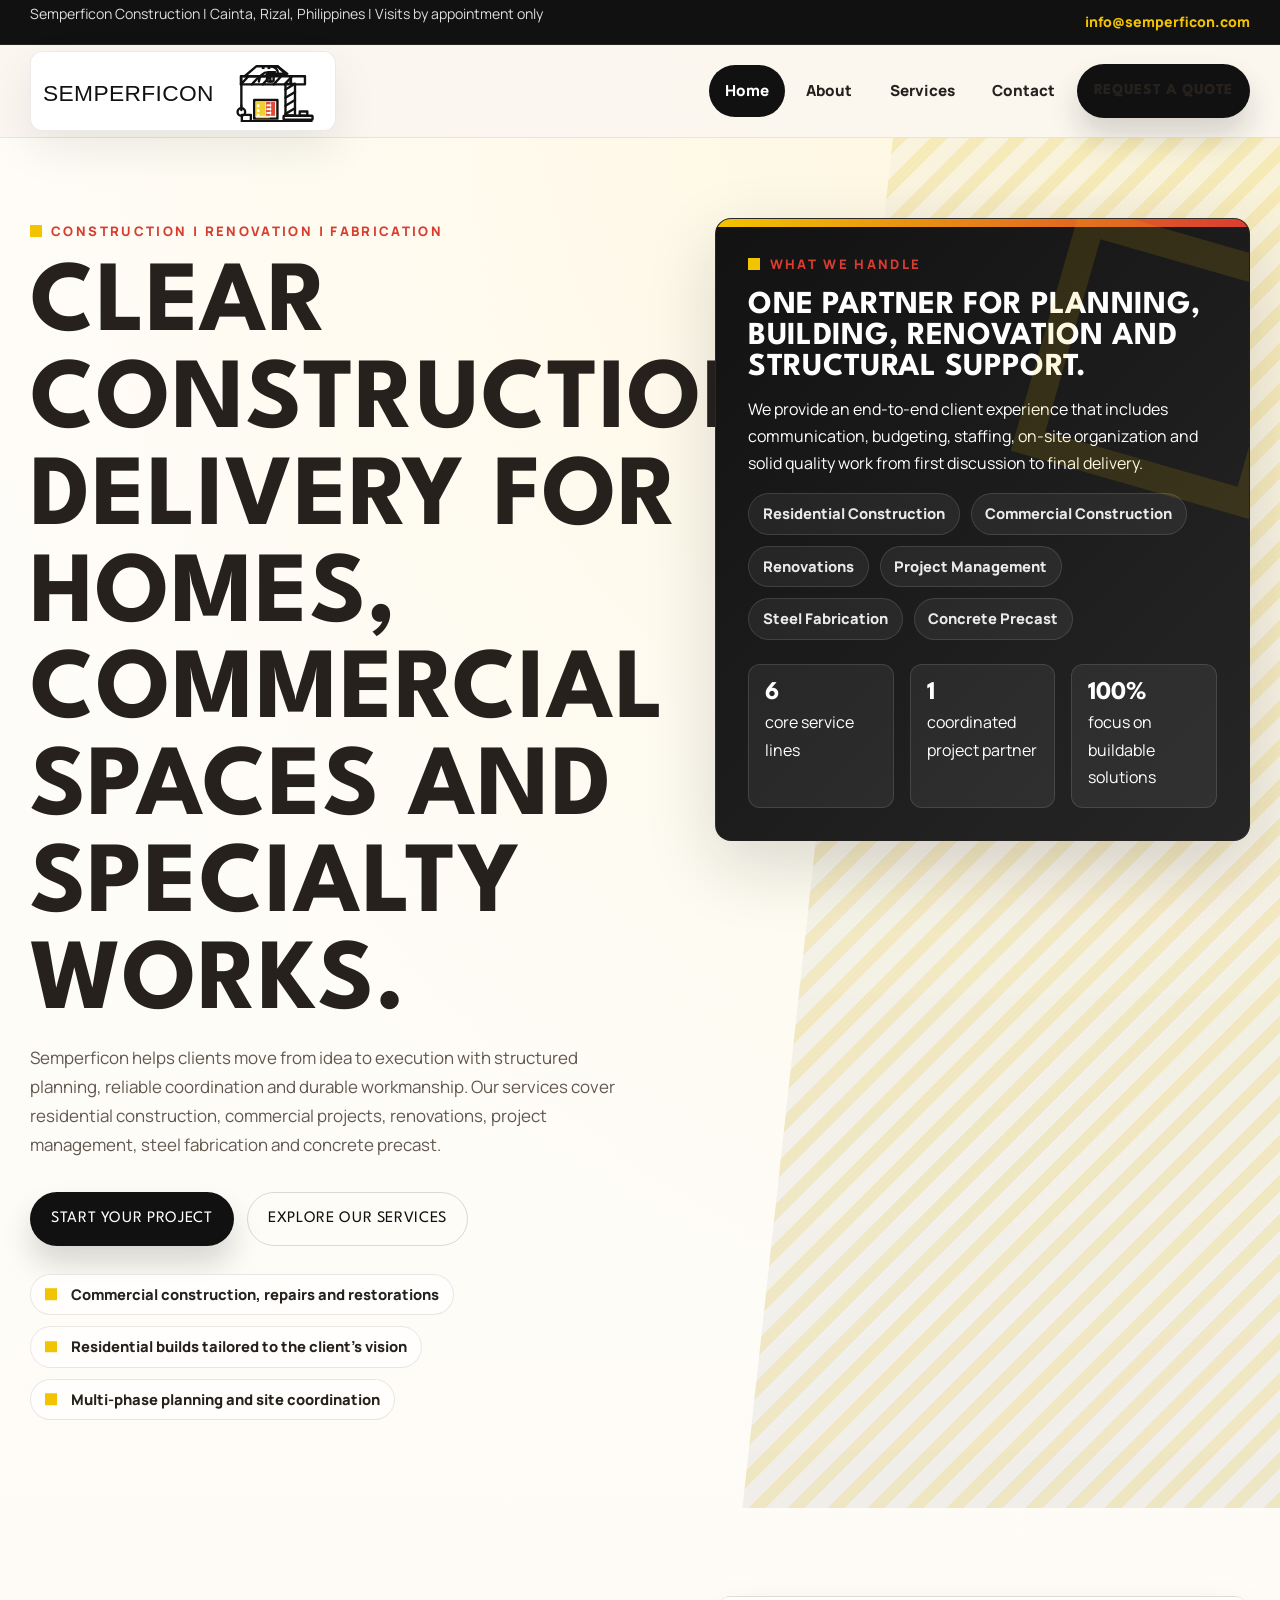
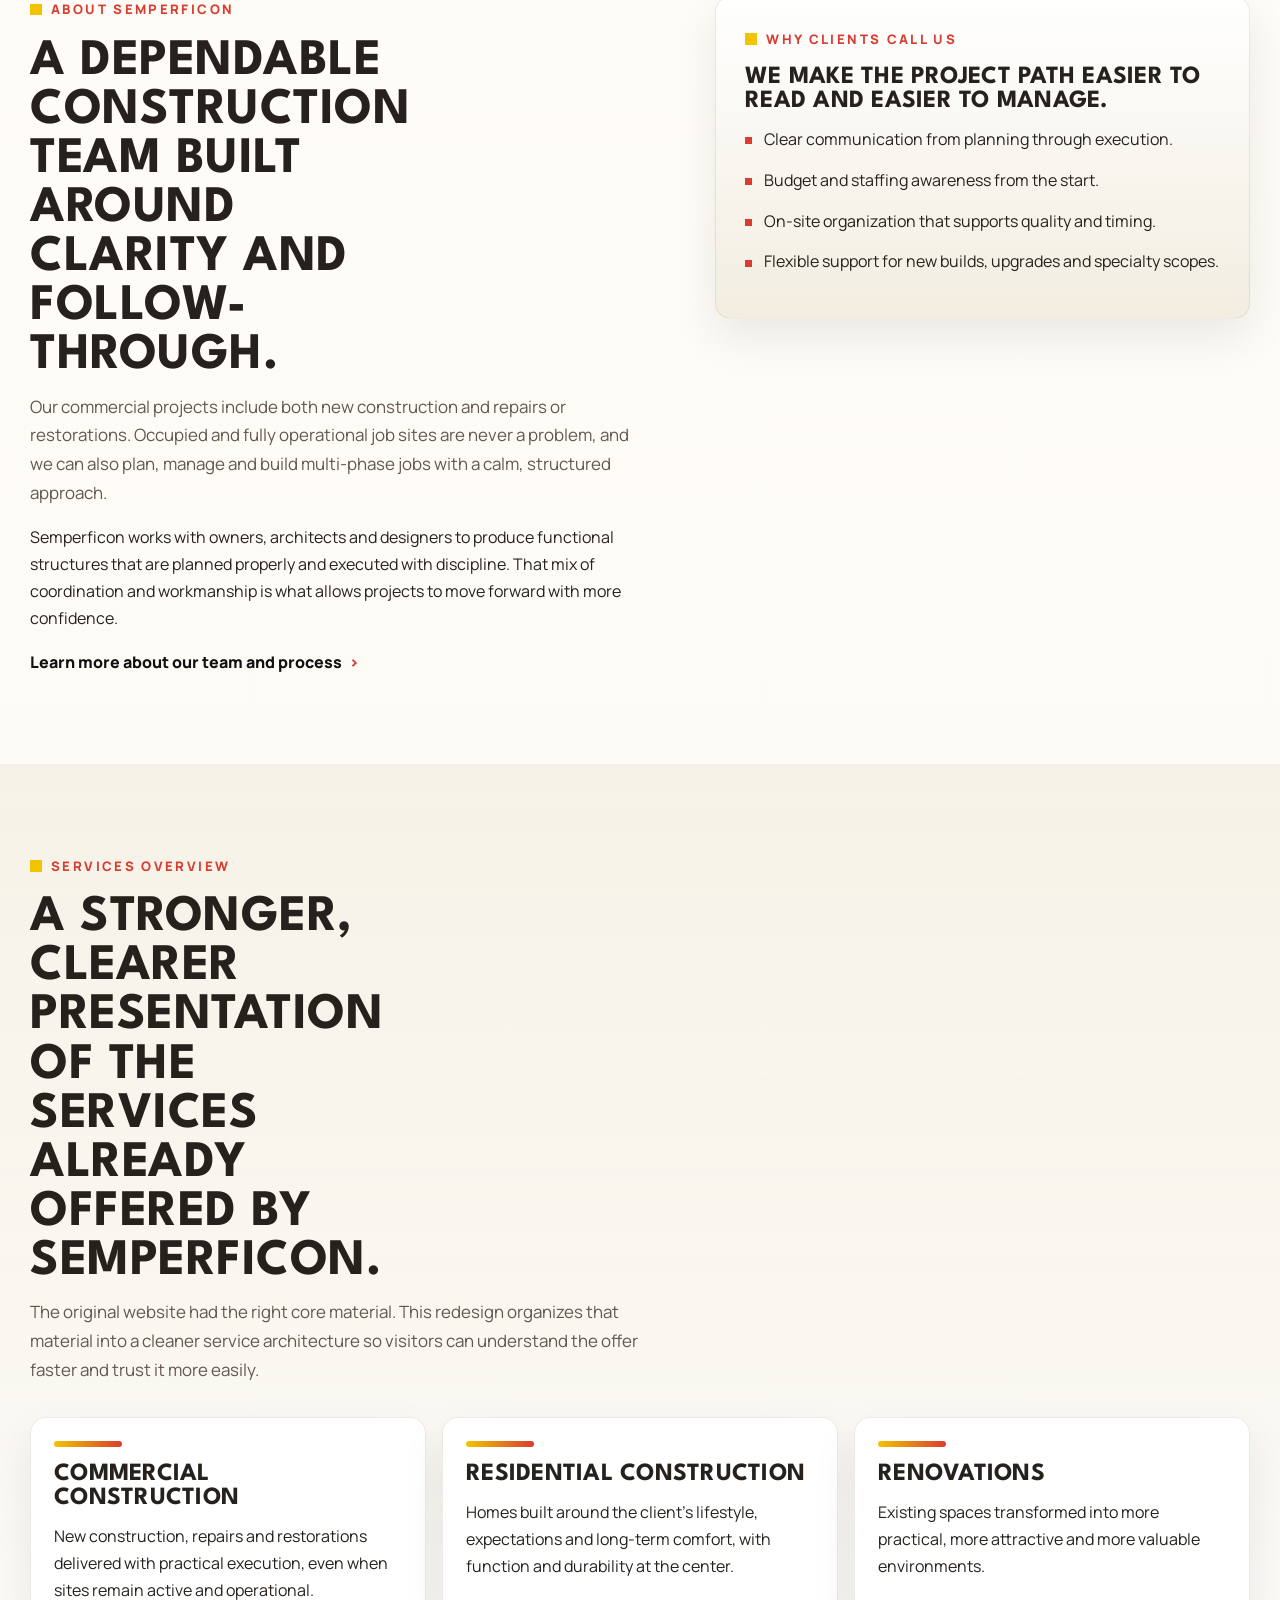
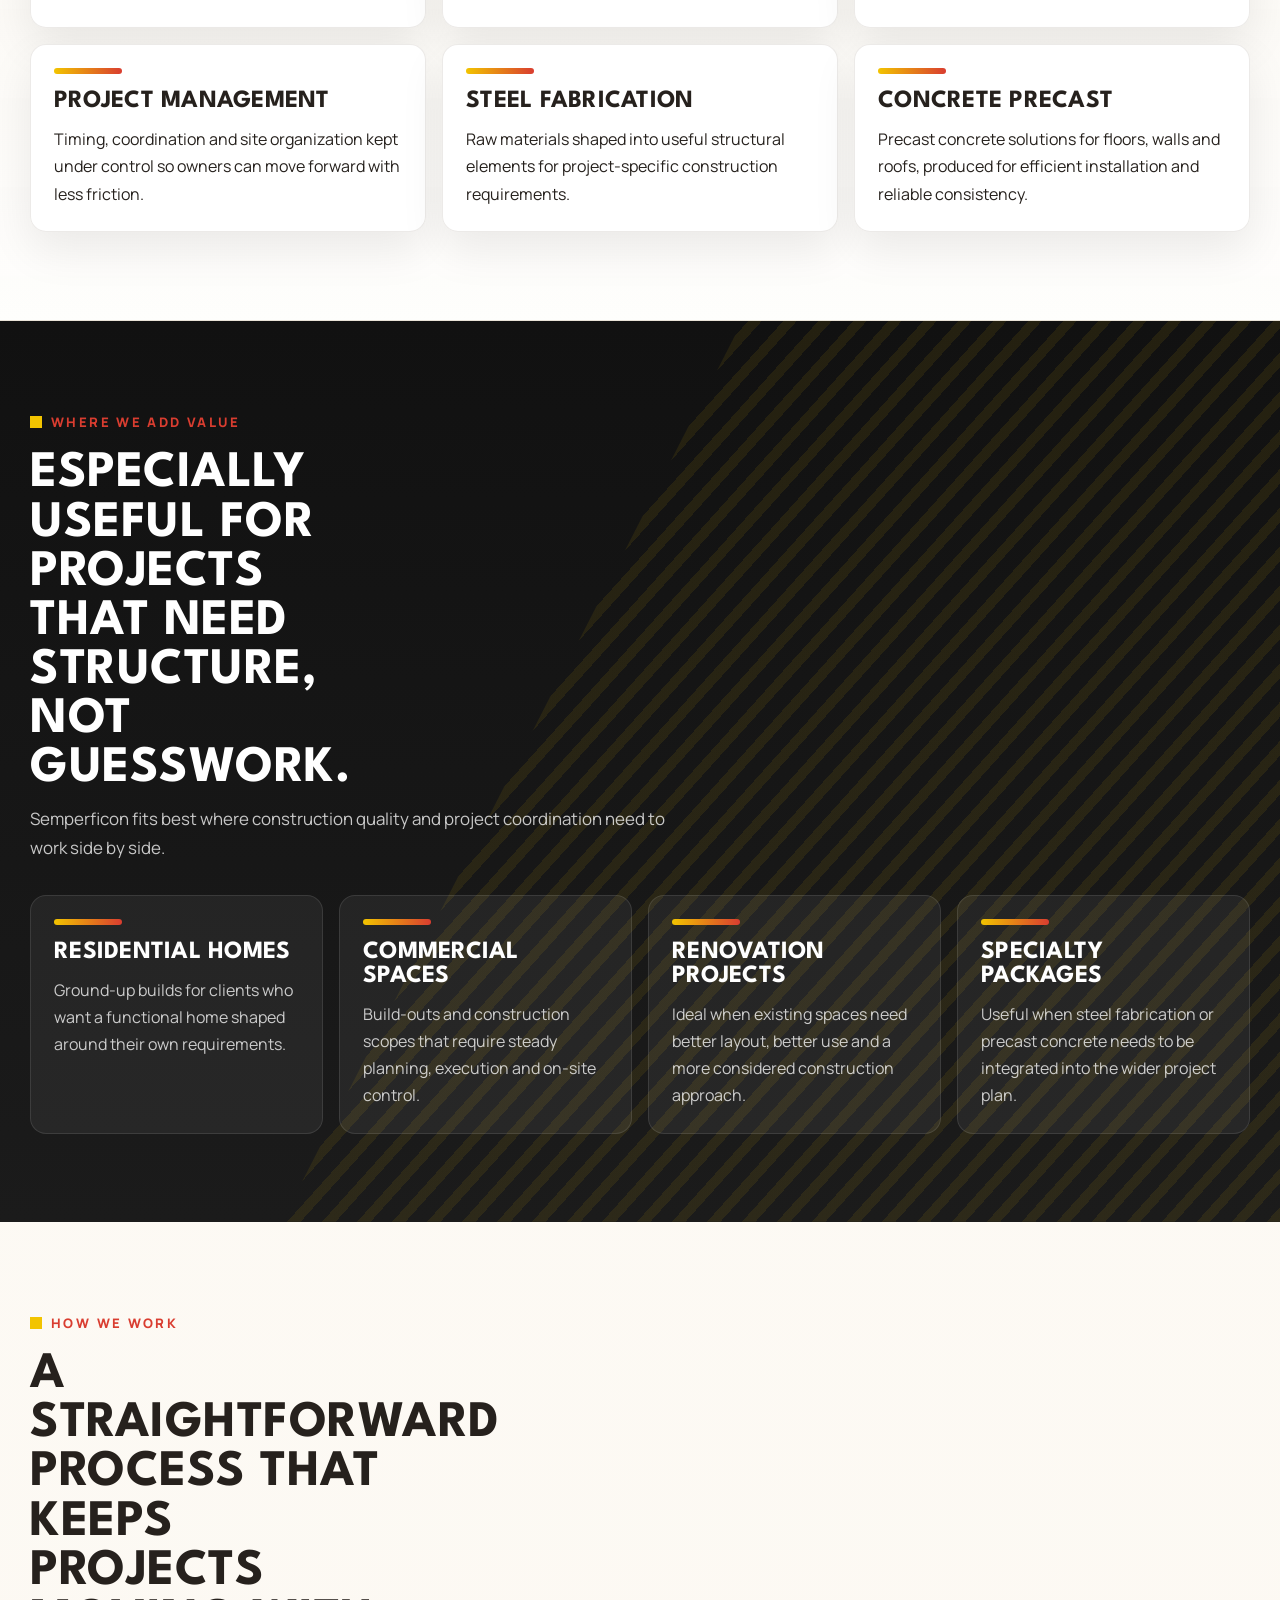
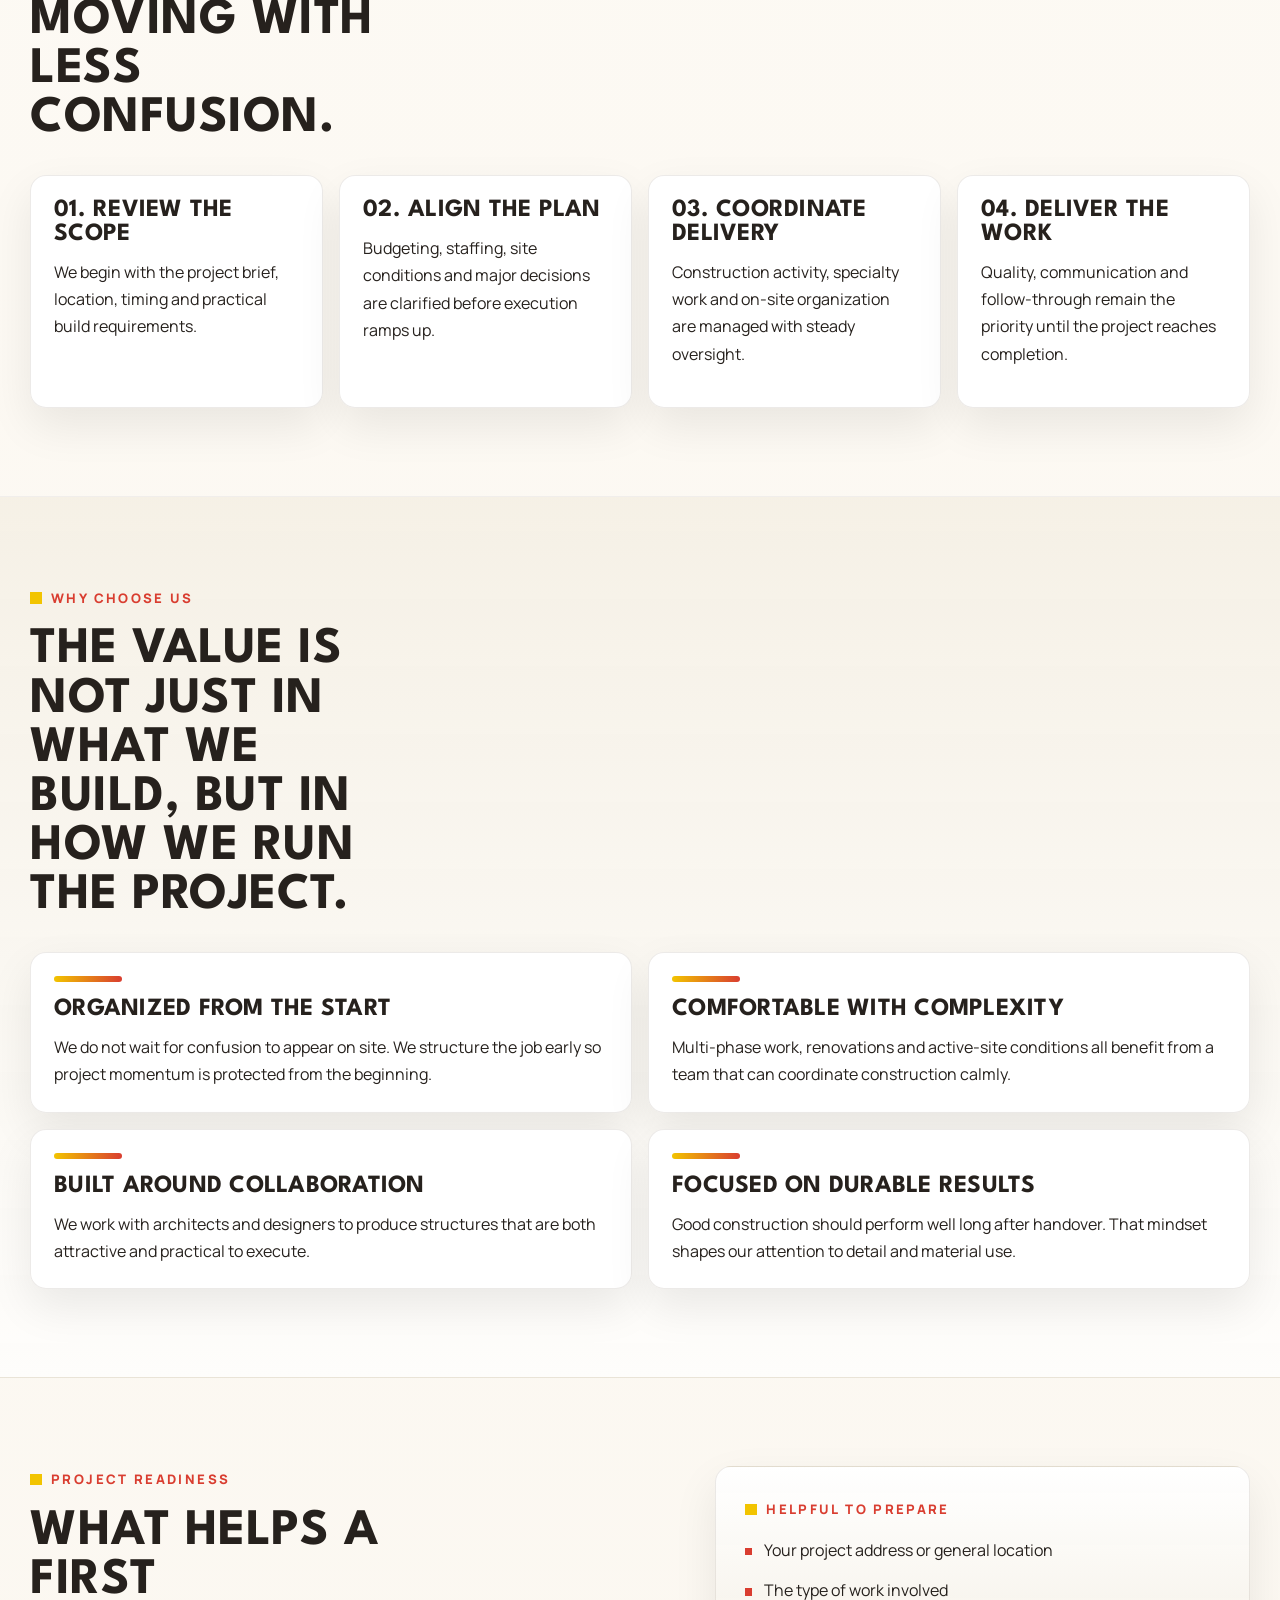
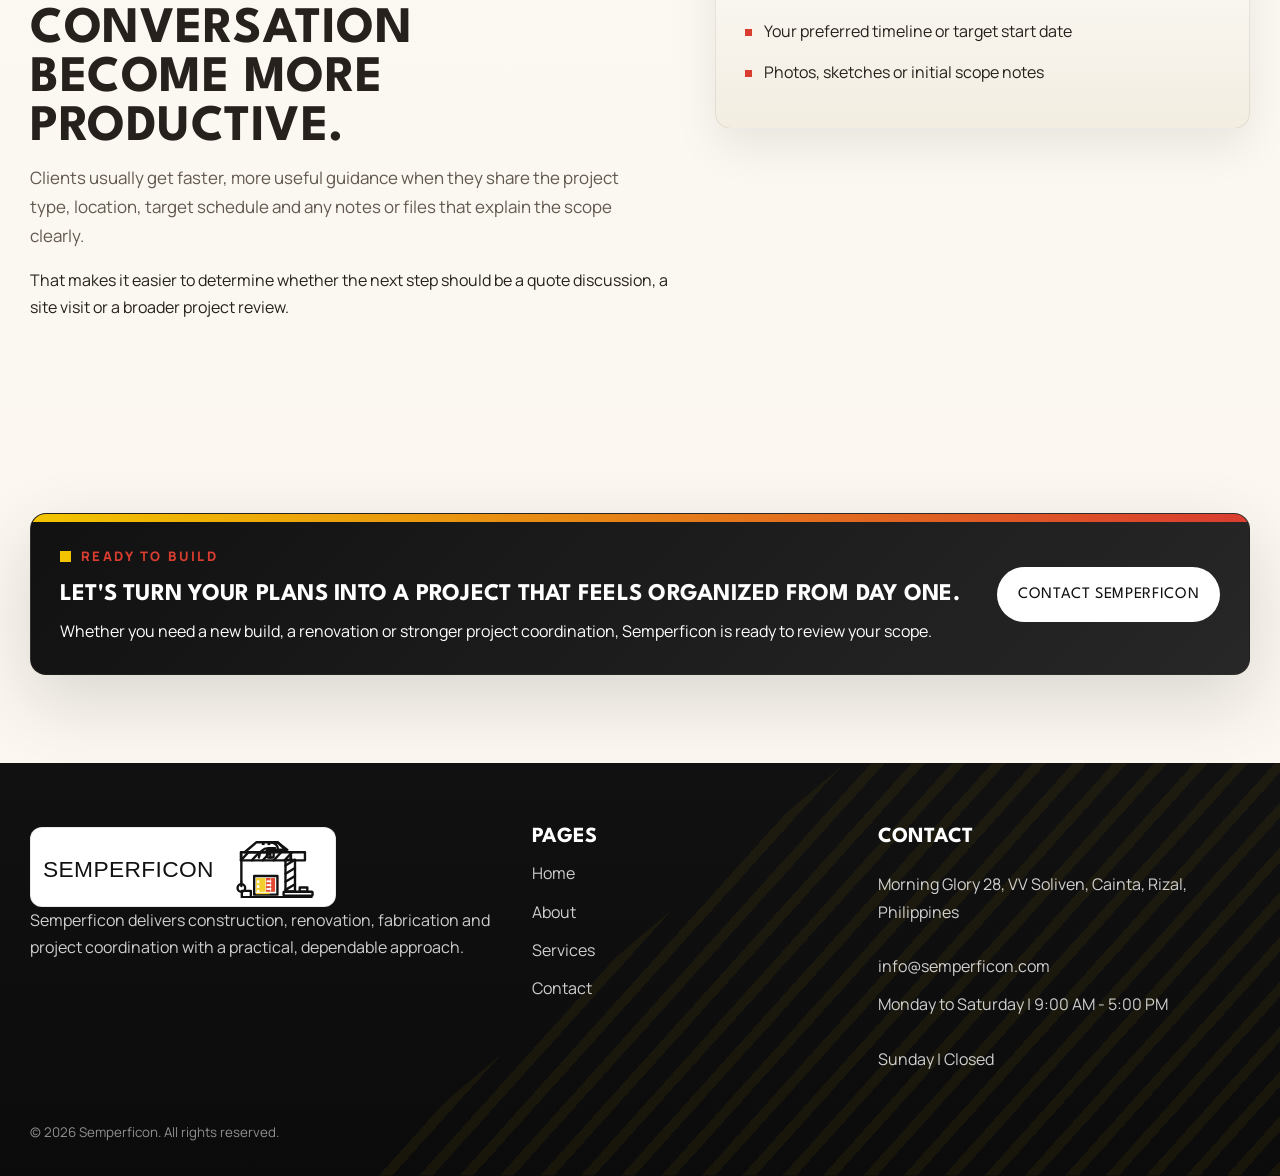
<file: v3/index.html>
<!DOCTYPE html>
<html lang="en">
  <head>
    <meta charset="UTF-8" />
    <meta name="viewport" content="width=device-width, initial-scale=1.0" />
    <meta
      name="description"
      content="Semperficon is a construction company in Cainta, Rizal delivering residential construction, commercial work, renovations, project management, steel fabrication and concrete precast solutions."
    />
    <title>Semperficon | Construction, Fabrication &amp; Project Delivery</title>
    <link rel="preconnect" href="https://fonts.googleapis.com" />
    <link rel="preconnect" href="https://fonts.gstatic.com" crossorigin />
    <link
      href="https://fonts.googleapis.com/css2?family=League+Spartan:wght@600;700;800&family=Manrope:wght@400;500;600;700;800&display=swap"
      rel="stylesheet"
    />
    <link rel="icon" href="assets/images/logo-semperficon.svg" type="image/svg+xml" />
    <link rel="stylesheet" href="style.css" />
  </head>
  <body>
    <a class="skip-link" href="#main-content">Skip to main content</a>

    <div class="topbar">
      <div class="container topbar-shell">
        <p>Semperficon Construction | Cainta, Rizal, Philippines | Visits by appointment only</p>
        <a href="mailto:info@semperficon.com">info@semperficon.com</a>
      </div>
    </div>

    <header class="site-header">
      <div class="container header-shell">
        <a class="brand" href="index.html" aria-label="Semperficon home">
          <span class="brand-plaque">
            <img src="assets/images/logo-semperficon.svg" alt="Semperficon logo" />
          </span>
        </a>

        <button class="nav-toggle" type="button" aria-expanded="false" aria-controls="site-navigation" aria-label="Toggle navigation">
          <span></span>
          <span></span>
          <span></span>
        </button>

        <nav class="site-nav" id="site-navigation" aria-label="Primary navigation">
          <a href="index.html" aria-current="page">Home</a>
          <a href="about.html">About</a>
          <a href="services.html">Services</a>
          <a href="contact.html">Contact</a>
          <a class="button button--primary button--sm" href="contact.html">Request a Quote</a>
        </nav>
      </div>
    </header>

    <main id="main-content">
      <section class="hero">
        <div class="container hero-grid">
          <div class="hero-copy" data-reveal>
            <p class="kicker">Construction | Renovation | Fabrication</p>
            <h1 class="display-title">Clear construction delivery for homes, commercial spaces and specialty works.</h1>
            <p class="lead">
              Semperficon helps clients move from idea to execution with structured planning, reliable coordination and
              durable workmanship. Our services cover residential construction, commercial projects, renovations,
              project management, steel fabrication and concrete precast.
            </p>
            <div class="hero-actions">
              <a class="button button--primary" href="contact.html">Start Your Project</a>
              <a class="button button--secondary" href="services.html">Explore Our Services</a>
            </div>
            <ul class="check-list">
              <li>Commercial construction, repairs and restorations</li>
              <li>Residential builds tailored to the client's vision</li>
              <li>Multi-phase planning and site coordination</li>
            </ul>
          </div>

          <aside class="hero-panel" data-reveal>
            <p class="panel-label">What We Handle</p>
            <h2>One partner for planning, building, renovation and structural support.</h2>
            <p>
              We provide an end-to-end client experience that includes communication, budgeting, staffing, on-site
              organization and solid quality work from first discussion to final delivery.
            </p>
            <div class="tag-row">
              <span>Residential Construction</span>
              <span>Commercial Construction</span>
              <span>Renovations</span>
              <span>Project Management</span>
              <span>Steel Fabrication</span>
              <span>Concrete Precast</span>
            </div>
            <div class="stat-grid">
              <div class="stat-card">
                <strong>6</strong>
                <span>core service lines</span>
              </div>
              <div class="stat-card">
                <strong>1</strong>
                <span>coordinated project partner</span>
              </div>
              <div class="stat-card">
                <strong>100%</strong>
                <span>focus on buildable solutions</span>
              </div>
            </div>
          </aside>
        </div>
      </section>

      <section class="section">
        <div class="container content-grid">
          <div data-reveal>
            <p class="kicker">About Semperficon</p>
            <h2 class="section-title">A dependable construction team built around clarity and follow-through.</h2>
            <p class="lead">
              Our commercial projects include both new construction and repairs or restorations. Occupied and fully
              operational job sites are never a problem, and we can also plan, manage and build multi-phase jobs with a
              calm, structured approach.
            </p>
            <p>
              Semperficon works with owners, architects and designers to produce functional structures that are planned
              properly and executed with discipline. That mix of coordination and workmanship is what allows projects to
              move forward with more confidence.
            </p>
            <a class="text-link" href="about.html">Learn more about our team and process</a>
          </div>

          <aside class="summary-panel" data-reveal>
            <p class="panel-label">Why Clients Call Us</p>
            <h3>We make the project path easier to read and easier to manage.</h3>
            <ul class="outline-list">
              <li>Clear communication from planning through execution.</li>
              <li>Budget and staffing awareness from the start.</li>
              <li>On-site organization that supports quality and timing.</li>
              <li>Flexible support for new builds, upgrades and specialty scopes.</li>
            </ul>
          </aside>
        </div>
      </section>

      <section class="section section-soft">
        <div class="container">
          <div class="section-header" data-reveal>
            <p class="kicker">Services Overview</p>
            <h2 class="section-title">A stronger, clearer presentation of the services already offered by Semperficon.</h2>
            <p class="lead">
              The original website had the right core material. This redesign organizes that material into a cleaner
              service architecture so visitors can understand the offer faster and trust it more easily.
            </p>
          </div>

          <div class="grid-3">
            <article class="service-card" data-reveal>
              <h3>Commercial Construction</h3>
              <p>
                New construction, repairs and restorations delivered with practical execution, even when sites remain
                active and operational.
              </p>
            </article>
            <article class="service-card" data-reveal>
              <h3>Residential Construction</h3>
              <p>
                Homes built around the client's lifestyle, expectations and long-term comfort, with function and
                durability at the center.
              </p>
            </article>
            <article class="service-card" data-reveal>
              <h3>Renovations</h3>
              <p>
                Existing spaces transformed into more practical, more attractive and more valuable environments.
              </p>
            </article>
            <article class="service-card" data-reveal>
              <h3>Project Management</h3>
              <p>
                Timing, coordination and site organization kept under control so owners can move forward with less
                friction.
              </p>
            </article>
            <article class="service-card" data-reveal>
              <h3>Steel Fabrication</h3>
              <p>
                Raw materials shaped into useful structural elements for project-specific construction requirements.
              </p>
            </article>
            <article class="service-card" data-reveal>
              <h3>Concrete Precast</h3>
              <p>
                Precast concrete solutions for floors, walls and roofs, produced for efficient installation and reliable
                consistency.
              </p>
            </article>
          </div>
        </div>
      </section>

      <section class="section section-dark">
        <div class="container">
          <div class="section-header" data-reveal>
            <p class="kicker">Where We Add Value</p>
            <h2 class="section-title">Especially useful for projects that need structure, not guesswork.</h2>
            <p class="lead">
              Semperficon fits best where construction quality and project coordination need to work side by side.
            </p>
          </div>

          <div class="grid-4">
            <article class="sector-card dark-card" data-reveal>
              <h3>Residential Homes</h3>
              <p>Ground-up builds for clients who want a functional home shaped around their own requirements.</p>
            </article>
            <article class="sector-card dark-card" data-reveal>
              <h3>Commercial Spaces</h3>
              <p>Build-outs and construction scopes that require steady planning, execution and on-site control.</p>
            </article>
            <article class="sector-card dark-card" data-reveal>
              <h3>Renovation Projects</h3>
              <p>Ideal when existing spaces need better layout, better use and a more considered construction approach.</p>
            </article>
            <article class="sector-card dark-card" data-reveal>
              <h3>Specialty Packages</h3>
              <p>Useful when steel fabrication or precast concrete needs to be integrated into the wider project plan.</p>
            </article>
          </div>
        </div>
      </section>

      <section class="section">
        <div class="container">
          <div class="section-header" data-reveal>
            <p class="kicker">How We Work</p>
            <h2 class="section-title">A straightforward process that keeps projects moving with less confusion.</h2>
          </div>

          <div class="grid-4">
            <article class="process-card" data-reveal>
              <h3>01. Review The Scope</h3>
              <p>We begin with the project brief, location, timing and practical build requirements.</p>
            </article>
            <article class="process-card" data-reveal>
              <h3>02. Align The Plan</h3>
              <p>Budgeting, staffing, site conditions and major decisions are clarified before execution ramps up.</p>
            </article>
            <article class="process-card" data-reveal>
              <h3>03. Coordinate Delivery</h3>
              <p>Construction activity, specialty work and on-site organization are managed with steady oversight.</p>
            </article>
            <article class="process-card" data-reveal>
              <h3>04. Deliver The Work</h3>
              <p>Quality, communication and follow-through remain the priority until the project reaches completion.</p>
            </article>
          </div>
        </div>
      </section>

      <section class="section section-soft">
        <div class="container">
          <div class="section-header" data-reveal>
            <p class="kicker">Why Choose Us</p>
            <h2 class="section-title">The value is not just in what we build, but in how we run the project.</h2>
          </div>

          <div class="grid-2">
            <article class="value-card" data-reveal>
              <h3>Organized From The Start</h3>
              <p>
                We do not wait for confusion to appear on site. We structure the job early so project momentum is
                protected from the beginning.
              </p>
            </article>
            <article class="value-card" data-reveal>
              <h3>Comfortable With Complexity</h3>
              <p>
                Multi-phase work, renovations and active-site conditions all benefit from a team that can coordinate
                construction calmly.
              </p>
            </article>
            <article class="value-card" data-reveal>
              <h3>Built Around Collaboration</h3>
              <p>
                We work with architects and designers to produce structures that are both attractive and practical to
                execute.
              </p>
            </article>
            <article class="value-card" data-reveal>
              <h3>Focused On Durable Results</h3>
              <p>
                Good construction should perform well long after handover. That mindset shapes our attention to detail
                and material use.
              </p>
            </article>
          </div>
        </div>
      </section>

      <section class="section">
        <div class="container content-grid">
          <div data-reveal>
            <p class="kicker">Project Readiness</p>
            <h2 class="section-title">What helps a first conversation become more productive.</h2>
            <p class="lead">
              Clients usually get faster, more useful guidance when they share the project type, location, target
              schedule and any notes or files that explain the scope clearly.
            </p>
            <p>
              That makes it easier to determine whether the next step should be a quote discussion, a site visit or a
              broader project review.
            </p>
          </div>

          <aside class="summary-panel" data-reveal>
            <p class="panel-label">Helpful To Prepare</p>
            <ul class="bullet-list">
              <li>Your project address or general location</li>
              <li>The type of work involved</li>
              <li>Your preferred timeline or target start date</li>
              <li>Photos, sketches or initial scope notes</li>
            </ul>
          </aside>
        </div>
      </section>

      <section class="section">
        <div class="container cta-panel" data-reveal>
          <div>
            <p class="kicker">Ready To Build</p>
            <h2>Let's turn your plans into a project that feels organized from day one.</h2>
            <p>
              Whether you need a new build, a renovation or stronger project coordination, Semperficon is ready to
              review your scope.
            </p>
          </div>
          <a class="button button--light" href="contact.html">Contact Semperficon</a>
        </div>
      </section>
    </main>

    <footer class="footer">
      <div class="container">
        <div class="footer-grid">
          <div>
            <a class="brand" href="index.html" aria-label="Semperficon home">
              <span class="brand-plaque">
                <img src="assets/images/logo-semperficon.svg" alt="Semperficon logo" />
              </span>
            </a>
            <p>
              Semperficon delivers construction, renovation, fabrication and project coordination with a practical,
              dependable approach.
            </p>
          </div>

          <div>
            <h2>Pages</h2>
            <div class="footer-nav">
              <a href="index.html">Home</a>
              <a href="about.html">About</a>
              <a href="services.html">Services</a>
              <a href="contact.html">Contact</a>
            </div>
          </div>

          <div class="footer-contact">
            <h2>Contact</h2>
            <p>Morning Glory 28, VV Soliven, Cainta, Rizal, Philippines</p>
            <a href="mailto:info@semperficon.com">info@semperficon.com</a>
            <p>Monday to Saturday | 9:00 AM - 5:00 PM</p>
            <p>Sunday | Closed</p>
          </div>
        </div>

        <small>&copy; <span data-current-year></span> Semperficon. All rights reserved.</small>
      </div>
    </footer>

    <script src="script.js"></script>
  </body>
</html>
</file>
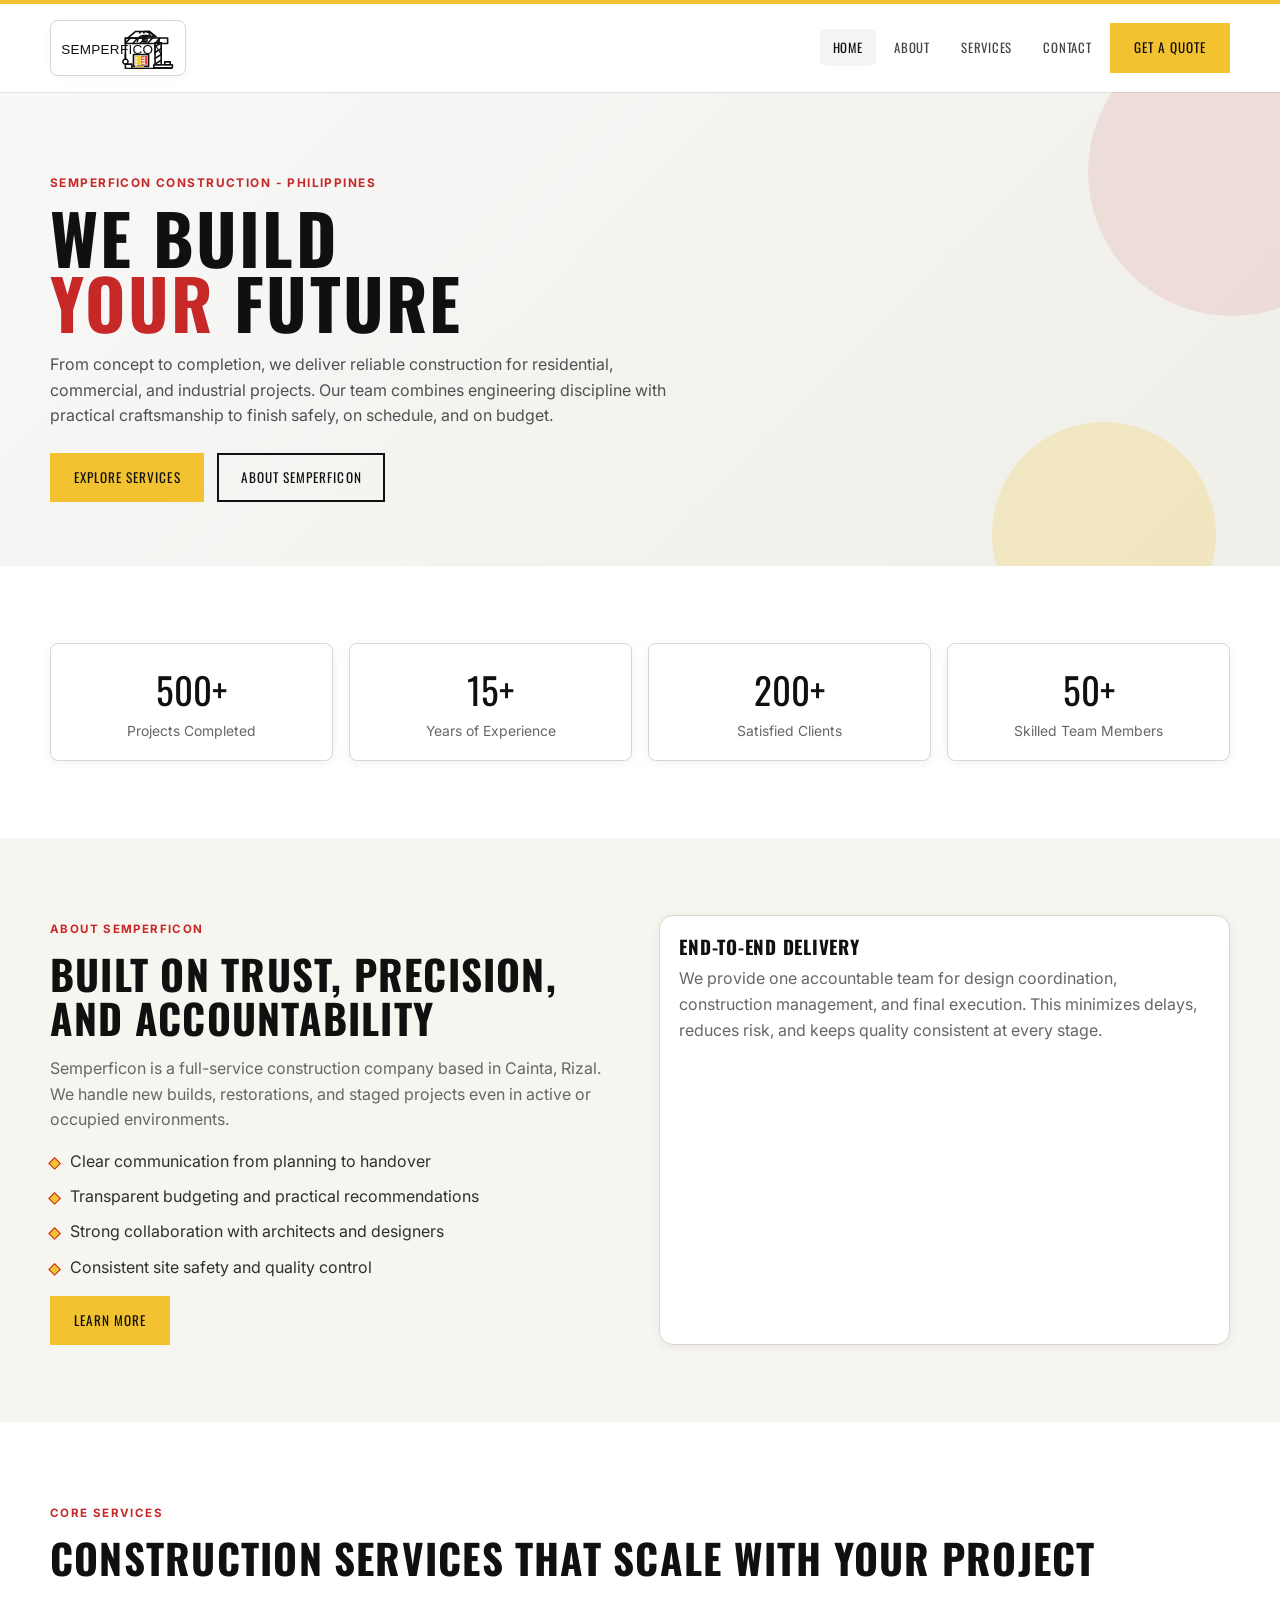
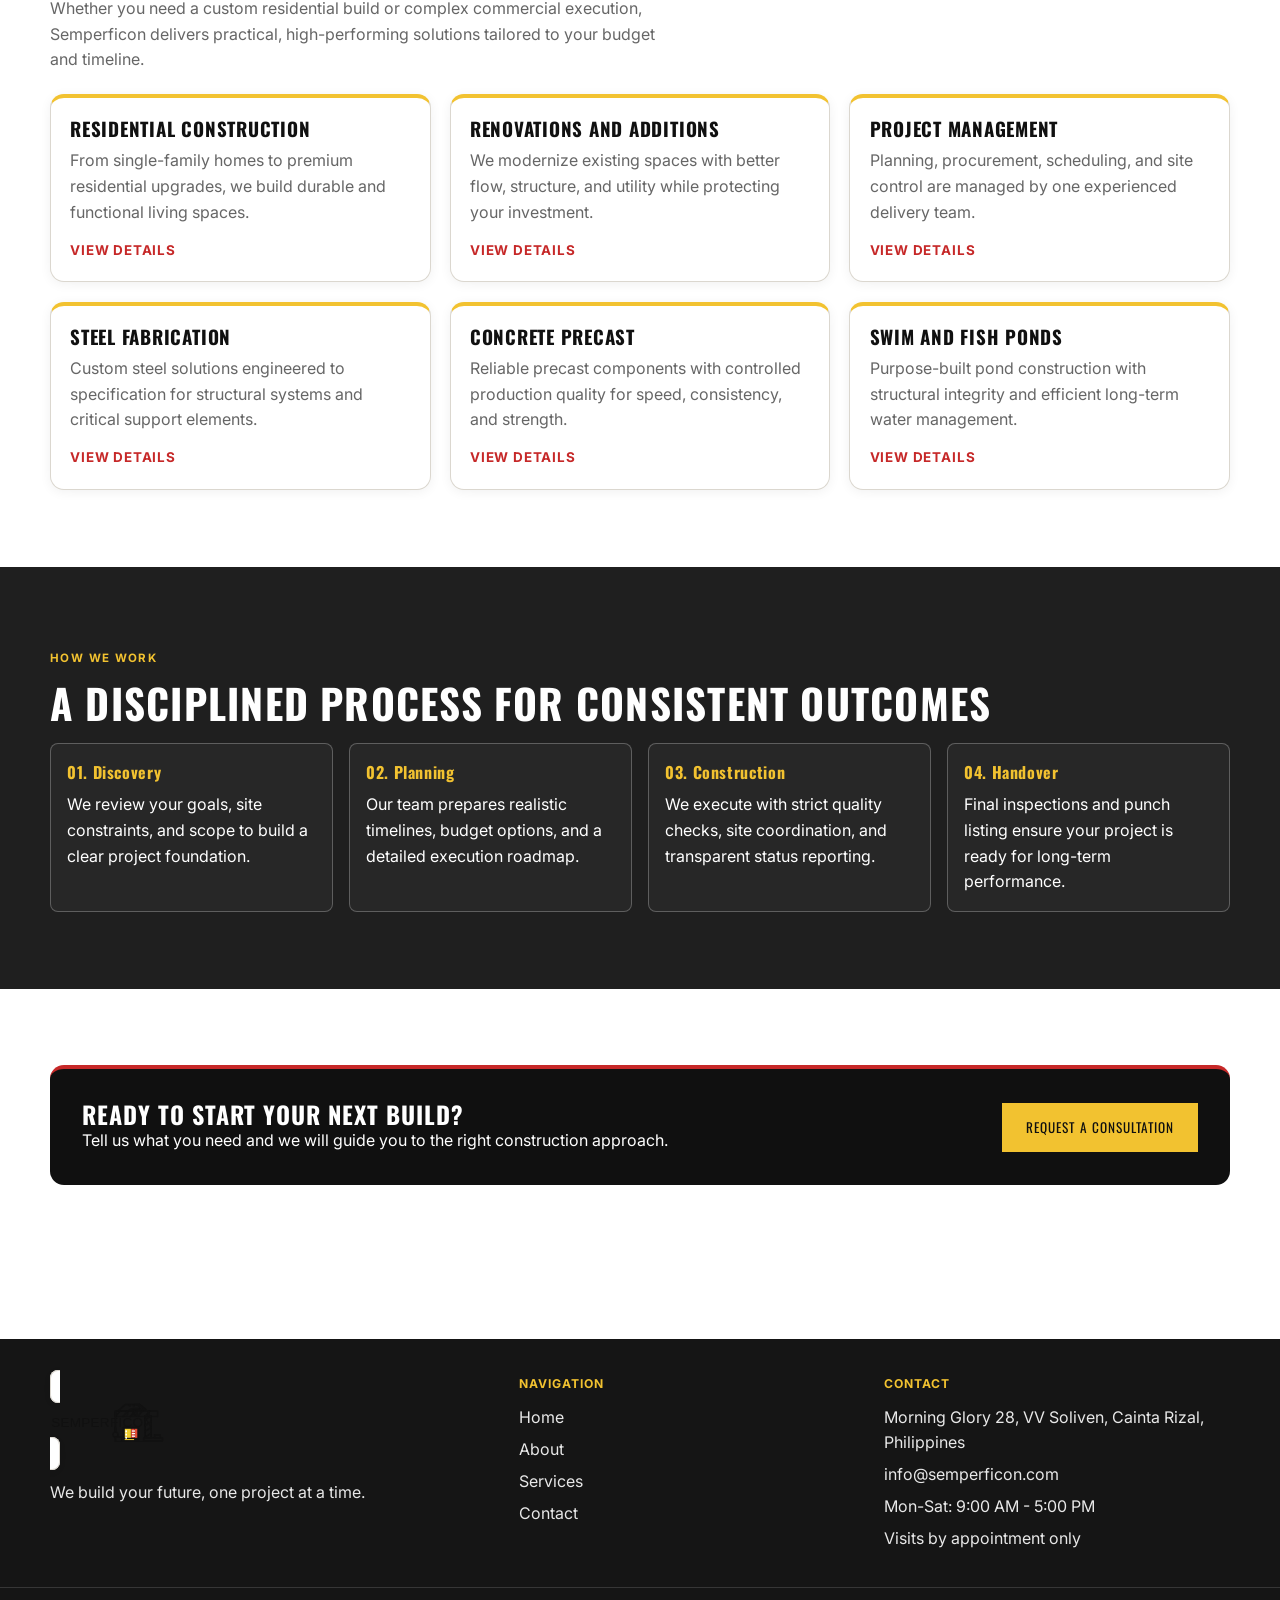
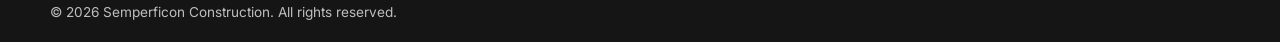
<file: v4/index.html>
<!DOCTYPE html>
<html lang="en">
<head>
  <meta charset="UTF-8">
  <meta name="viewport" content="width=device-width, initial-scale=1.0">
  <title>Semperficon Construction | Building Your Future</title>
  <meta name="description" content="Semperficon Construction delivers residential, commercial, and industrial construction services in the Philippines.">
  <meta name="theme-color" content="#f2c230">
  <link rel="preconnect" href="https://fonts.googleapis.com">
  <link rel="preconnect" href="https://fonts.gstatic.com" crossorigin>
  <link href="https://fonts.googleapis.com/css2?family=Inter:wght@400;500;600;700&family=Oswald:wght@400;500;600;700&display=swap" rel="stylesheet">
  <link rel="stylesheet" href="style.css">
</head>
<body>
  <header class="site-header" id="site-header">
    <div class="container navbar">
      <a class="logo-wrap" href="index.html" aria-label="Semperficon home">
        <img src="assets/images/logo-semperficon.svg" alt="Semperficon Construction logo">
      </a>

      <button class="nav-toggle" id="nav-toggle" aria-expanded="false" aria-label="Toggle navigation">
        <span></span><span></span><span></span>
      </button>

      <nav>
        <ul class="nav-links" id="nav-links">
          <li><a class="nav-link" href="index.html">Home</a></li>
          <li><a class="nav-link" href="about.html">About</a></li>
          <li><a class="nav-link" href="services.html">Services</a></li>
          <li><a class="nav-link" href="contact.html">Contact</a></li>
          <li><a class="btn btn-primary" href="contact.html">Get a Quote</a></li>
        </ul>
      </nav>
    </div>
  </header>

  <main>
    <section class="page-hero">
      <div class="container">
        <p class="hero-eyebrow reveal" data-reveal>Semperficon Construction - Philippines</p>
        <h1 class="hero-title reveal" data-reveal>We Build <span>Your</span> Future</h1>
        <p class="hero-sub reveal" data-reveal>
          From concept to completion, we deliver reliable construction for residential, commercial, and industrial projects.
          Our team combines engineering discipline with practical craftsmanship to finish safely, on schedule, and on budget.
        </p>
        <div class="hero-actions reveal" data-reveal>
          <a href="services.html" class="btn btn-primary">Explore Services</a>
          <a href="about.html" class="btn btn-outline">About Semperficon</a>
        </div>
      </div>
    </section>

    <section class="section">
      <div class="container stat-grid">
        <article class="stat-card reveal" data-reveal>
          <span class="stat-value"><span data-counter="500">0</span>+</span>
          <p class="stat-label">Projects Completed</p>
        </article>
        <article class="stat-card reveal" data-reveal>
          <span class="stat-value"><span data-counter="15">0</span>+</span>
          <p class="stat-label">Years of Experience</p>
        </article>
        <article class="stat-card reveal" data-reveal>
          <span class="stat-value"><span data-counter="200">0</span>+</span>
          <p class="stat-label">Satisfied Clients</p>
        </article>
        <article class="stat-card reveal" data-reveal>
          <span class="stat-value"><span data-counter="50">0</span>+</span>
          <p class="stat-label">Skilled Team Members</p>
        </article>
      </div>
    </section>

    <section class="section section-alt">
      <div class="container grid-2">
        <div data-reveal class="reveal">
          <p class="section-tag">About Semperficon</p>
          <h2 class="section-title">Built on Trust, Precision, and Accountability</h2>
          <p class="section-intro">
            Semperficon is a full-service construction company based in Cainta, Rizal. We handle new builds,
            restorations, and staged projects even in active or occupied environments.
          </p>
          <ul class="check-list">
            <li>Clear communication from planning to handover</li>
            <li>Transparent budgeting and practical recommendations</li>
            <li>Strong collaboration with architects and designers</li>
            <li>Consistent site safety and quality control</li>
          </ul>
          <p style="margin-top: 1rem;"><a href="about.html" class="btn btn-primary">Learn More</a></p>
        </div>
        <div class="card reveal" data-reveal>
          <h3>End-to-End Delivery</h3>
          <p>
            We provide one accountable team for design coordination, construction management, and final execution.
            This minimizes delays, reduces risk, and keeps quality consistent at every stage.
          </p>
        </div>
      </div>
    </section>

    <section class="section">
      <div class="container">
        <p class="section-tag" data-reveal>Core Services</p>
        <h2 class="section-title reveal" data-reveal>Construction Services That Scale With Your Project</h2>
        <p class="section-intro reveal" data-reveal>
          Whether you need a custom residential build or complex commercial execution, Semperficon delivers practical,
          high-performing solutions tailored to your budget and timeline.
        </p>

        <div class="grid-3" style="margin-top: 1.3rem;">
          <article class="card service-card reveal" data-reveal>
            <h3>Residential Construction</h3>
            <p>From single-family homes to premium residential upgrades, we build durable and functional living spaces.</p>
            <a class="service-link" href="services.html">View details</a>
          </article>
          <article class="card service-card reveal" data-reveal>
            <h3>Renovations and Additions</h3>
            <p>We modernize existing spaces with better flow, structure, and utility while protecting your investment.</p>
            <a class="service-link" href="services.html">View details</a>
          </article>
          <article class="card service-card reveal" data-reveal>
            <h3>Project Management</h3>
            <p>Planning, procurement, scheduling, and site control are managed by one experienced delivery team.</p>
            <a class="service-link" href="services.html">View details</a>
          </article>
          <article class="card service-card reveal" data-reveal>
            <h3>Steel Fabrication</h3>
            <p>Custom steel solutions engineered to specification for structural systems and critical support elements.</p>
            <a class="service-link" href="services.html">View details</a>
          </article>
          <article class="card service-card reveal" data-reveal>
            <h3>Concrete Precast</h3>
            <p>Reliable precast components with controlled production quality for speed, consistency, and strength.</p>
            <a class="service-link" href="services.html">View details</a>
          </article>
          <article class="card service-card reveal" data-reveal>
            <h3>Swim and Fish Ponds</h3>
            <p>Purpose-built pond construction with structural integrity and efficient long-term water management.</p>
            <a class="service-link" href="services.html">View details</a>
          </article>
        </div>
      </div>
    </section>

    <section class="section section-dark">
      <div class="container">
        <p class="section-tag" data-reveal style="color: #f2c230;">How We Work</p>
        <h2 class="section-title reveal" data-reveal>A disciplined process for consistent outcomes</h2>
        <div class="process-list" style="margin-top: 1.1rem;">
          <article class="process-item reveal" data-reveal>
            <strong>01. Discovery</strong>
            <p>We review your goals, site constraints, and scope to build a clear project foundation.</p>
          </article>
          <article class="process-item reveal" data-reveal>
            <strong>02. Planning</strong>
            <p>Our team prepares realistic timelines, budget options, and a detailed execution roadmap.</p>
          </article>
          <article class="process-item reveal" data-reveal>
            <strong>03. Construction</strong>
            <p>We execute with strict quality checks, site coordination, and transparent status reporting.</p>
          </article>
          <article class="process-item reveal" data-reveal>
            <strong>04. Handover</strong>
            <p>Final inspections and punch listing ensure your project is ready for long-term performance.</p>
          </article>
        </div>
      </div>
    </section>

    <section class="section">
      <div class="container cta reveal" data-reveal>
        <div>
          <h2>Ready to start your next build?</h2>
          <p>Tell us what you need and we will guide you to the right construction approach.</p>
        </div>
        <div>
          <a class="btn btn-primary" href="contact.html">Request a Consultation</a>
        </div>
      </div>
    </section>
  </main>

  <footer class="site-footer">
    <div class="container footer-main">
      <div>
        <a class="logo-wrap" href="index.html" aria-label="Semperficon home">
          <img src="assets/images/logo-semperficon.svg" alt="Semperficon Construction logo">
        </a>
        <p style="margin-top: 0.8rem;">We build your future, one project at a time.</p>
      </div>

      <div>
        <h4>Navigation</h4>
        <ul class="footer-links">
          <li><a href="index.html">Home</a></li>
          <li><a href="about.html">About</a></li>
          <li><a href="services.html">Services</a></li>
          <li><a href="contact.html">Contact</a></li>
        </ul>
      </div>

      <div>
        <h4>Contact</h4>
        <ul class="footer-contact">
          <li>Morning Glory 28, VV Soliven, Cainta Rizal, Philippines</li>
          <li><a href="mailto:info@semperficon.com">info@semperficon.com</a></li>
          <li>Mon-Sat: 9:00 AM - 5:00 PM</li>
          <li>Visits by appointment only</li>
        </ul>
      </div>
    </div>
    <div class="footer-bottom">
      <div class="container">&copy; <span id="copy-year"></span> Semperficon Construction. All rights reserved.</div>
    </div>
  </footer>

  <script src="script.js"></script>
</body>
</html>
</file>
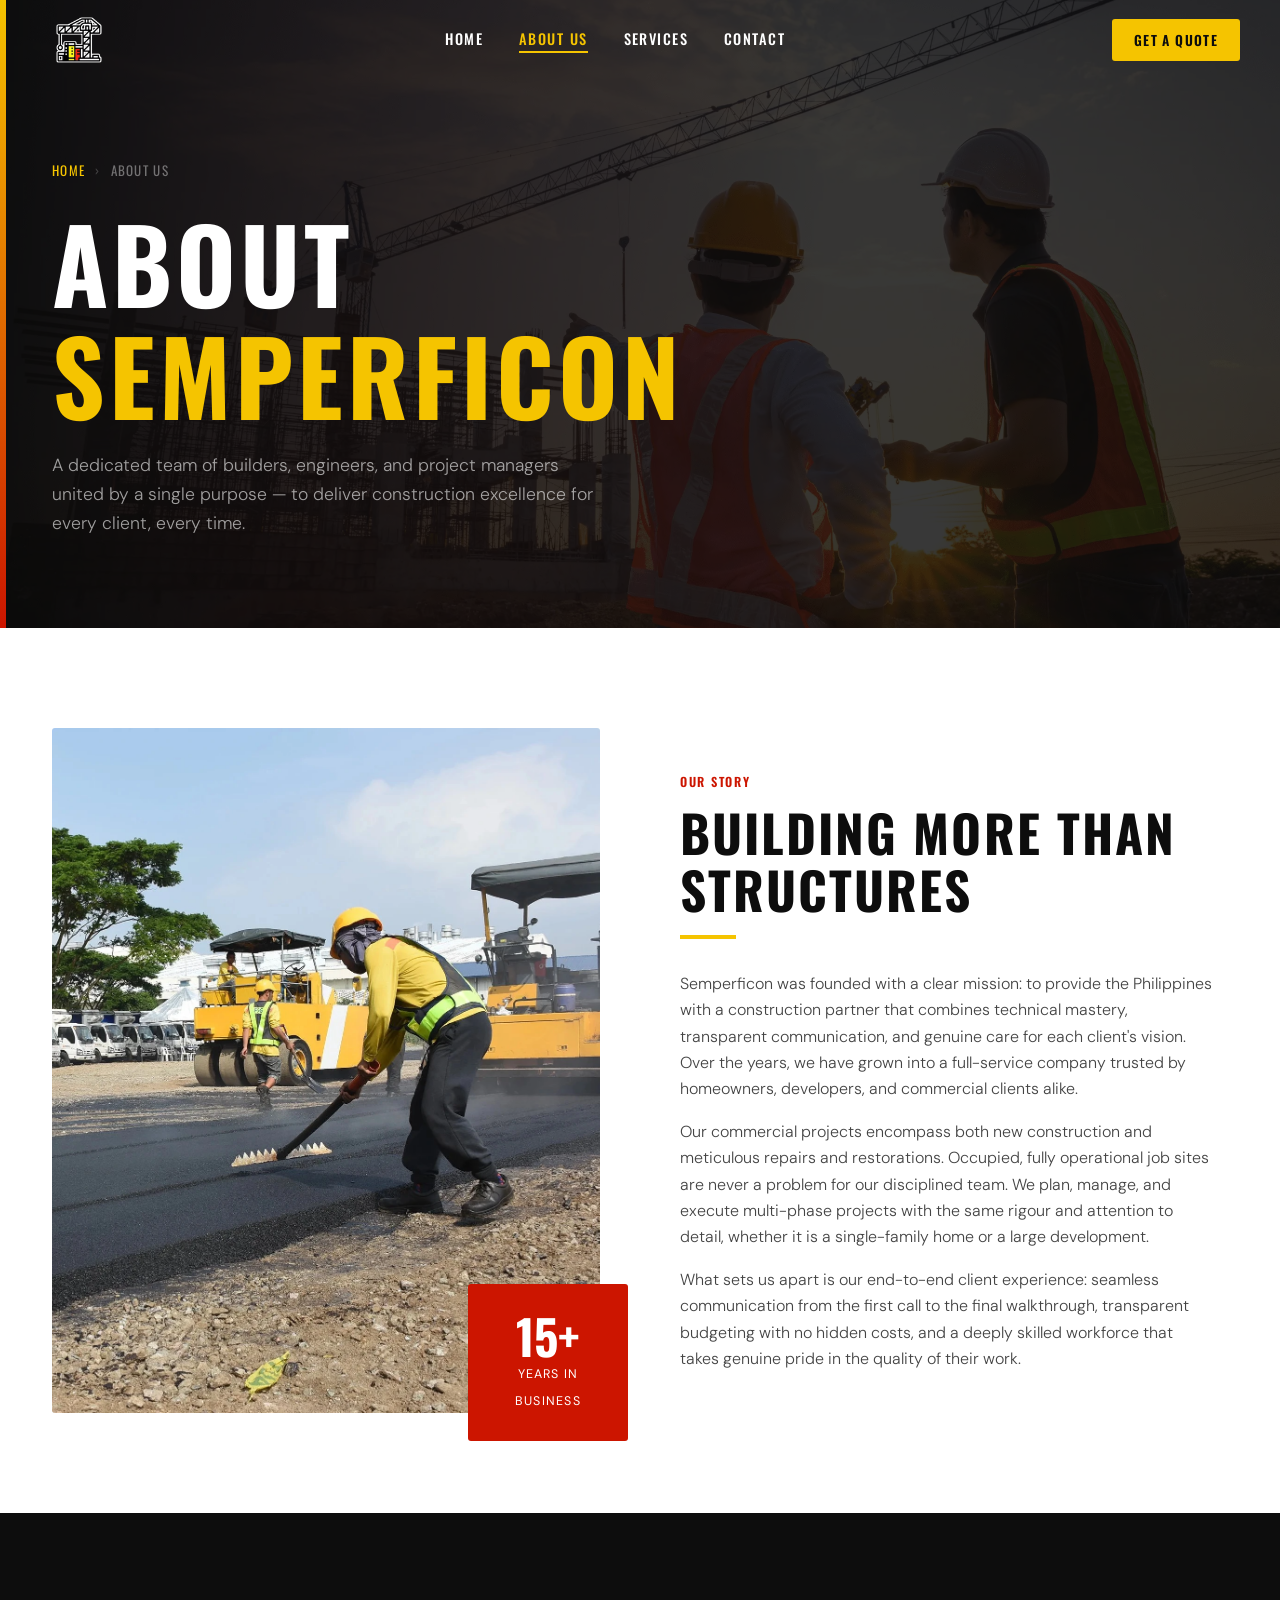
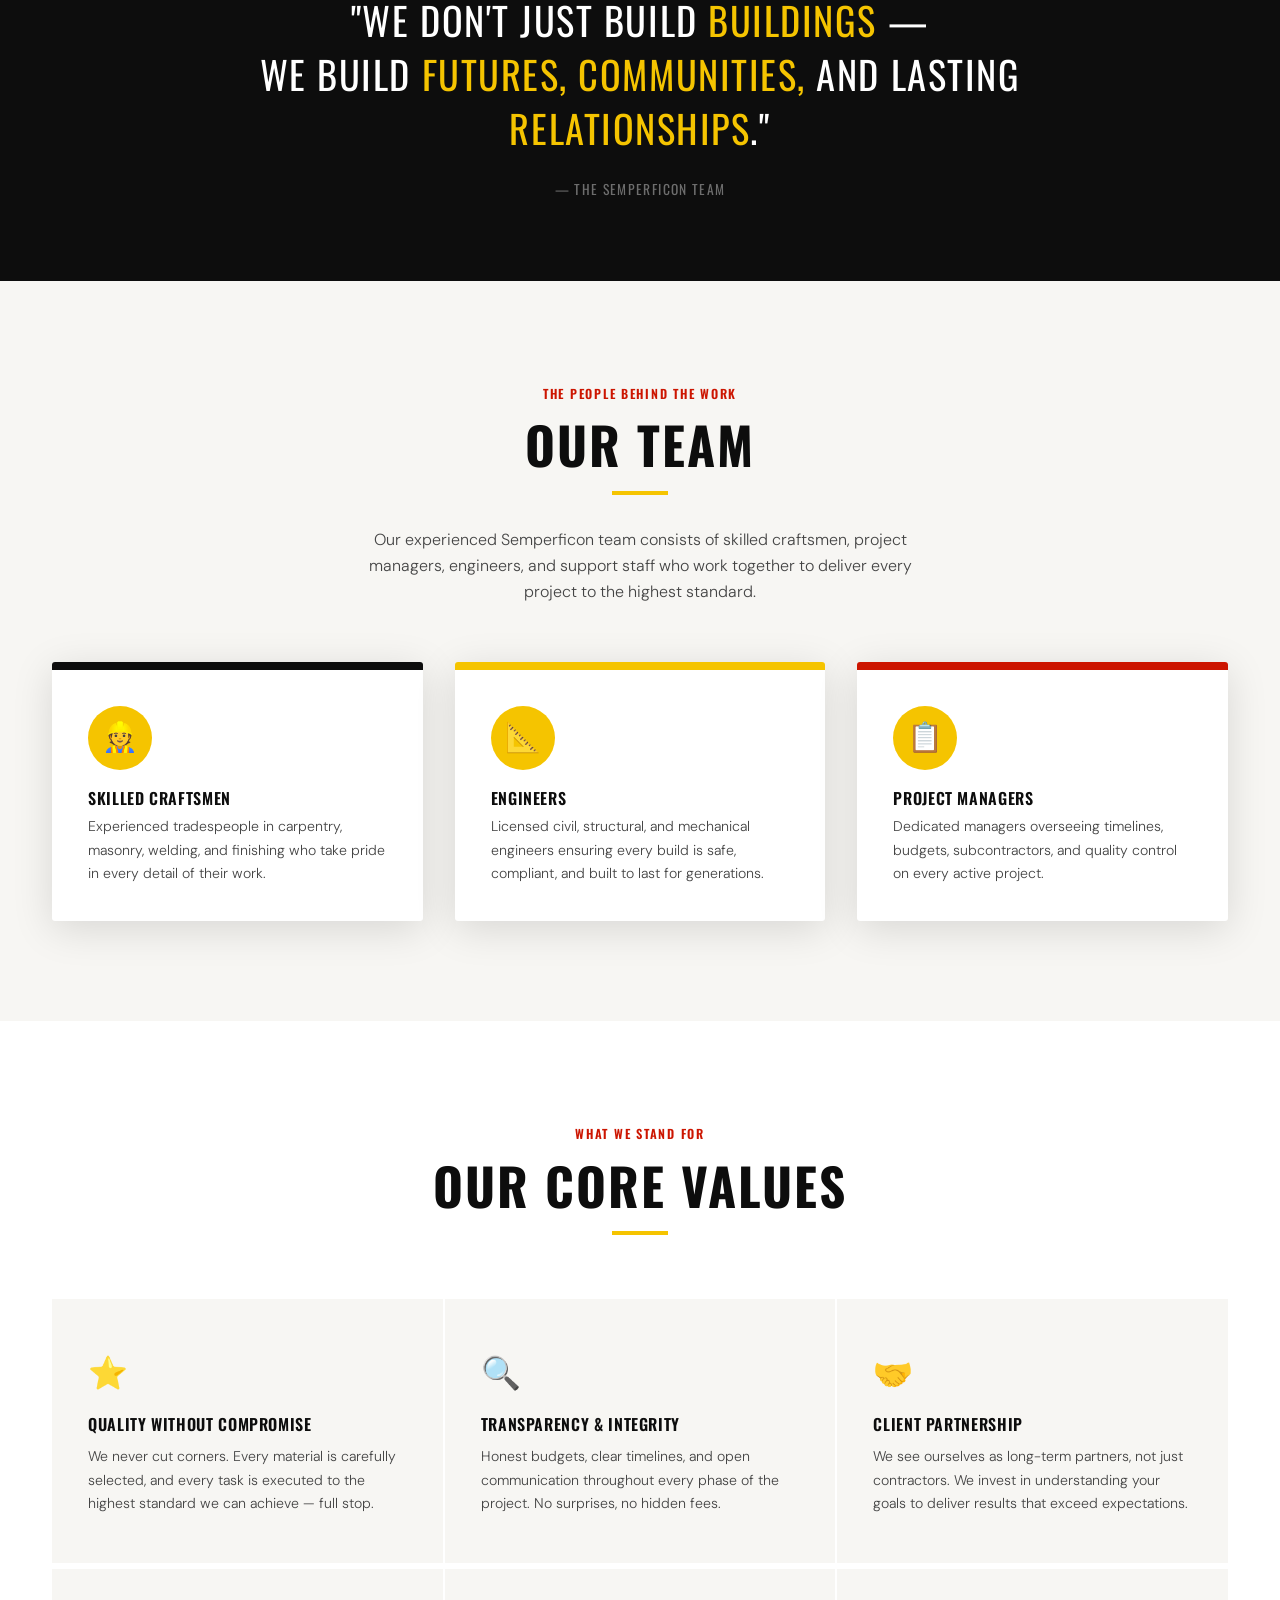
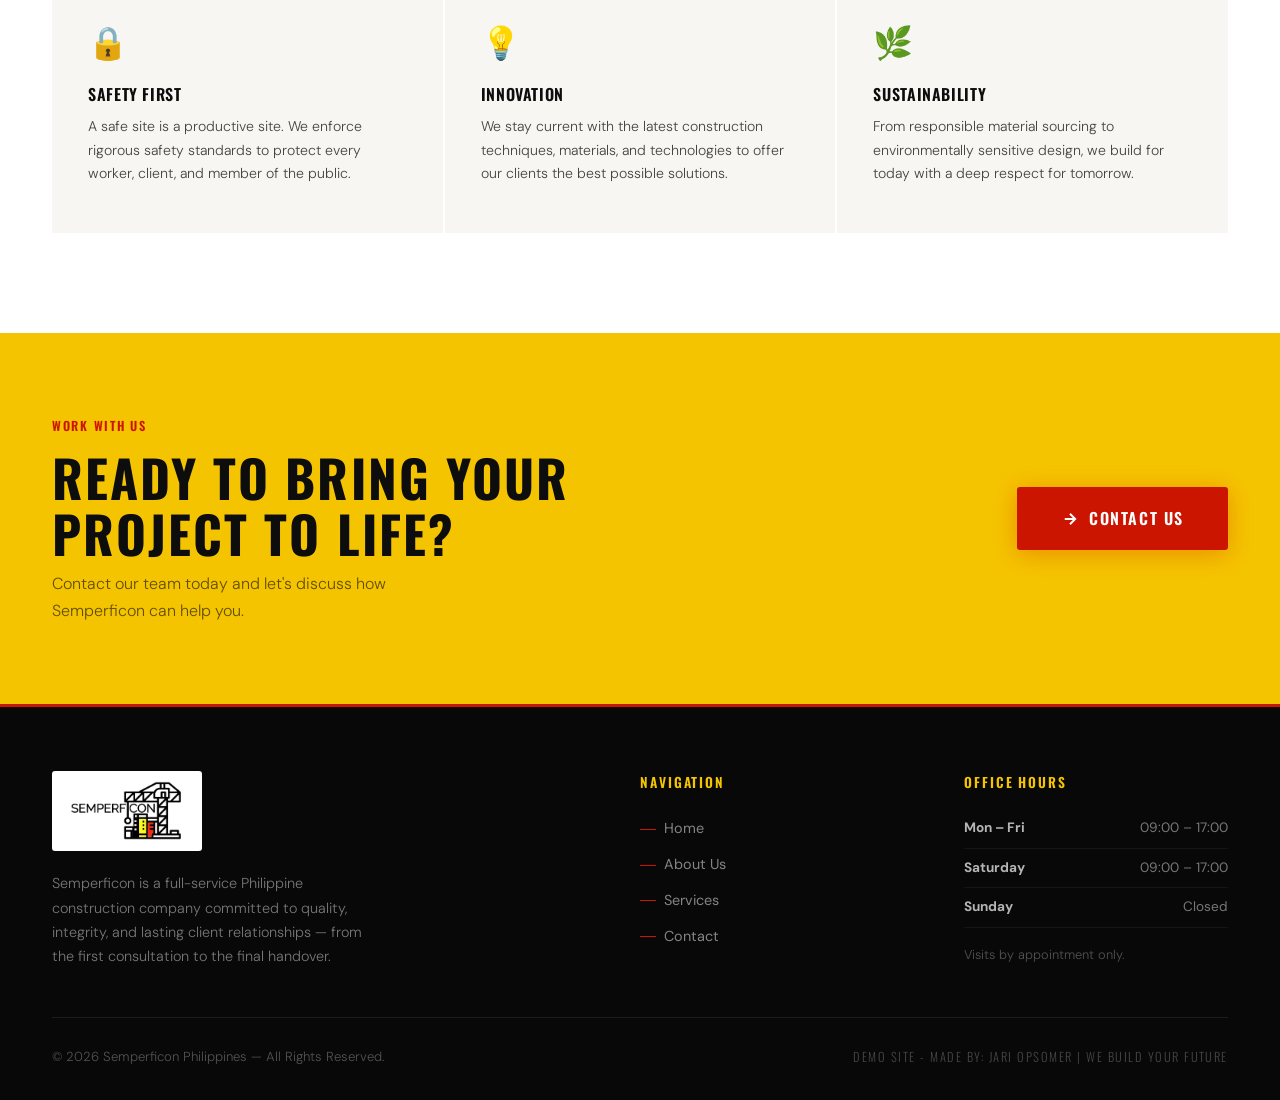
<file: about.html>
<!DOCTYPE html>
<html lang="en">
<head>
  <meta charset="UTF-8" />
  <meta name="viewport" content="width=device-width, initial-scale=1.0" />
  <title>About Us — Semperficon Philippines</title>
  <meta name="description" content="Learn about Semperficon — our story, our team, our values, and our commitment to construction excellence in the Philippines." />
    <link rel="icon" type="image/x-icon" href="assets/logo-small-black.png">
    <link rel="stylesheet" href="css/style.css" />
</head>
<body>

  <!-- ═══════════════════════════════════════════════════════
       NAVIGATION
  ════════════════════════════════════════════════════════ -->
  <nav class="nav scrolled" id="nav">
    <div class="nav__inner">
      <a href="index.html" class="nav__logo-wrap" aria-label="Semperficon Home">
        <img src="assets/logo.png" alt="Semperficon Logo" class="nav__logo" />
      </a>
      <ul class="nav__links">
        <li><a href="index.html"    class="nav__link">Home</a></li>
        <li><a href="about.html"    class="nav__link active">About Us</a></li>
        <li><a href="services.html" class="nav__link">Services</a></li>
        <li><a href="contact.html"  class="nav__link">Contact</a></li>
      </ul>
      <a href="contact.html" class="nav__cta">Get a Quote</a>
      <button class="nav__hamburger" aria-label="Toggle menu">
        <span></span><span></span><span></span>
      </button>
    </div>
  </nav>

  <div class="nav__mobile">
    <a href="index.html"    class="nav__link">Home</a>
    <a href="about.html"    class="nav__link active">About Us</a>
    <a href="services.html" class="nav__link">Services</a>
    <a href="contact.html"  class="nav__link">Contact</a>
    <a href="contact.html"  class="nav__cta">Get a Quote</a>
  </div>

  <!-- ═══════════════════════════════════════════════════════
       PAGE HERO
  ════════════════════════════════════════════════════════ -->
  <section class="page-hero">
    <div class="page-hero__bg" style="background-image: url('assets/about-us.webp?w=1400&q=80');"></div>
    <div class="page-hero__accent"></div>
    <div class="container page-hero__content">
      <nav class="breadcrumb" aria-label="Breadcrumb">
        <a href="index.html">Home</a>
        <span class="breadcrumb__sep">›</span>
        <span>About Us</span>
      </nav>
      <h1>About<br /><span style="color:var(--yellow);">Semperficon</span></h1>
      <p>A dedicated team of builders, engineers, and project managers united by a single purpose — to deliver construction excellence for every client, every time.</p>
    </div>
  </section>

  <!-- ═══════════════════════════════════════════════════════
       MISSION & STORY
  ════════════════════════════════════════════════════════ -->
  <section class="section">
    <div class="container">
      <div class="about-intro">
        <div class="about-intro__img-wrap fade-up">
          <img
            src="assets/our-story.webp?w=700&q=80"
            alt="Semperficon team at work"
            class="about-intro__img"
          />
          <div class="about-intro__badge">
            <strong>15+</strong>
            <span>Years in Business</span>
          </div>
        </div>
        <div class="about-intro__content fade-up fade-up-delay-2">
          <span class="label">Our Story</span>
          <h2>Building More Than Structures</h2>
          <div class="divider"></div>
          <p>
            Semperficon was founded with a clear mission: to provide the Philippines with a
            construction partner that combines technical mastery, transparent communication,
            and genuine care for each client's vision. Over the years, we have grown into a
            full-service company trusted by homeowners, developers, and commercial clients alike.
          </p>
          <p style="margin-top:16px;">
            Our commercial projects encompass both new construction and meticulous
            repairs and restorations. Occupied, fully operational job sites are never a problem
            for our disciplined team. We plan, manage, and execute multi-phase projects with
            the same rigour and attention to detail, whether it is a single-family home or a
            large development.
          </p>
          <p style="margin-top:16px;">
            What sets us apart is our end-to-end client experience: seamless communication
            from the first call to the final walkthrough, transparent budgeting with no hidden
            costs, and a deeply skilled workforce that takes genuine pride in the quality of
            their work.
          </p>
        </div>
      </div>
    </div>
  </section>

  <!-- ═══════════════════════════════════════════════════════
       QUOTE
  ════════════════════════════════════════════════════════ -->
  <section class="team-quote">
    <div class="container">
      <blockquote class="fade-up">
        <p>
          "We don't just build <em>buildings</em> —<br />
          we build <em>futures, communities,</em> and lasting <em>relationships</em>."
        </p>
        <cite>— The Semperficon Team</cite>
      </blockquote>
    </div>
  </section>

  <!-- ═══════════════════════════════════════════════════════
       OUR TEAM
  ════════════════════════════════════════════════════════ -->
  <section class="section bg-off">
    <div class="container">
      <div class="text-center fade-up" style="margin-bottom:56px;">
        <span class="label">The People Behind the Work</span>
        <h2>Our Team</h2>
        <div class="divider divider--center"></div>
        <p style="max-width:580px; margin:0 auto;">
          Our experienced Semperficon team consists of skilled craftsmen, project managers,
          engineers, and support staff who work together to deliver every project to the
          highest standard.
        </p>
      </div>

      <div style="display:grid; grid-template-columns: repeat(auto-fit, minmax(280px, 1fr)); gap:32px;">

        <div class="fade-up fade-up-delay-1" style="background:var(--white); border-radius:var(--radius); overflow:hidden; box-shadow:var(--shadow);">
          <div style="background:var(--black); height:8px;"></div>
          <div style="padding:36px;">
            <div style="width:64px;height:64px;border-radius:50%;background:var(--yellow);display:flex;align-items:center;justify-content:center;font-size:1.8rem;margin-bottom:20px;">👷</div>
            <h4 style="font-size:1rem;margin-bottom:8px;">Skilled Craftsmen</h4>
            <p style="font-size:0.88rem;">Experienced tradespeople in carpentry, masonry, welding, and finishing who take pride in every detail of their work.</p>
          </div>
        </div>

        <div class="fade-up fade-up-delay-2" style="background:var(--white); border-radius:var(--radius); overflow:hidden; box-shadow:var(--shadow);">
          <div style="background:var(--yellow); height:8px;"></div>
          <div style="padding:36px;">
            <div style="width:64px;height:64px;border-radius:50%;background:var(--yellow);display:flex;align-items:center;justify-content:center;font-size:1.8rem;margin-bottom:20px;">📐</div>
            <h4 style="font-size:1rem;margin-bottom:8px;">Engineers</h4>
            <p style="font-size:0.88rem;">Licensed civil, structural, and mechanical engineers ensuring every build is safe, compliant, and built to last for generations.</p>
          </div>
        </div>

        <div class="fade-up fade-up-delay-3" style="background:var(--white); border-radius:var(--radius); overflow:hidden; box-shadow:var(--shadow);">
          <div style="background:var(--red); height:8px;"></div>
          <div style="padding:36px;">
            <div style="width:64px;height:64px;border-radius:50%;background:var(--yellow);display:flex;align-items:center;justify-content:center;font-size:1.8rem;margin-bottom:20px;">📋</div>
            <h4 style="font-size:1rem;margin-bottom:8px;">Project Managers</h4>
            <p style="font-size:0.88rem;">Dedicated managers overseeing timelines, budgets, subcontractors, and quality control on every active project.</p>
          </div>
        </div>

<!--        <div class="fade-up fade-up-delay-4" style="background:var(&#45;&#45;white); border-radius:var(&#45;&#45;radius); overflow:hidden; box-shadow:var(&#45;&#45;shadow);">-->
<!--          <div style="background:var(&#45;&#45;black); height:8px;"></div>-->
<!--          <div style="padding:36px;">-->
<!--            <div style="width:64px;height:64px;border-radius:50%;background:var(&#45;&#45;yellow);display:flex;align-items:center;justify-content:center;font-size:1.8rem;margin-bottom:20px;">🤝</div>-->
<!--            <h4 style="font-size:1rem;margin-bottom:8px;">Support Staff</h4>-->
<!--            <p style="font-size:0.88rem;">A responsive administrative and client-relations team ensuring your questions are answered and your experience is smooth from start to finish.</p>-->
<!--          </div>-->
<!--        </div>-->

      </div>
    </div>
  </section>

  <!-- ═══════════════════════════════════════════════════════
       VALUES
  ════════════════════════════════════════════════════════ -->
  <section class="section">
    <div class="container">
      <div class="text-center fade-up" style="margin-bottom:0;">
        <span class="label">What We Stand For</span>
        <h2>Our Core Values</h2>
        <div class="divider divider--center"></div>
      </div>
      <div class="values-grid">
          <div class="value-card fade-up fade-up-delay-1" style="border-top-color:var(--white);">
          <div class="value-card__icon">⭐</div>
          <h4>Quality Without Compromise</h4>
          <p>We never cut corners. Every material is carefully selected, and every task is executed to the highest standard we can achieve — full stop.</p>
        </div>
          <div class="value-card fade-up fade-up-delay-2" style="border-top-color:var(--white);">
          <div class="value-card__icon">🔍</div>
          <h4>Transparency & Integrity</h4>
          <p>Honest budgets, clear timelines, and open communication throughout every phase of the project. No surprises, no hidden fees.</p>
        </div>
          <div class="value-card fade-up fade-up-delay-3" style="border-top-color:var(--white);">
          <div class="value-card__icon">🤝</div>
          <h4>Client Partnership</h4>
          <p>We see ourselves as long-term partners, not just contractors. We invest in understanding your goals to deliver results that exceed expectations.</p>
        </div>
        <div class="value-card fade-up fade-up-delay-1" style="border-top-color:var(--white);">
          <div class="value-card__icon">🔒</div>
          <h4>Safety First</h4>
          <p>A safe site is a productive site. We enforce rigorous safety standards to protect every worker, client, and member of the public.</p>
        </div>
        <div class="value-card fade-up fade-up-delay-2" style="border-top-color:var(--white);">
          <div class="value-card__icon">💡</div>
          <h4>Innovation</h4>
          <p>We stay current with the latest construction techniques, materials, and technologies to offer our clients the best possible solutions.</p>
        </div>
        <div class="value-card fade-up fade-up-delay-3" style="border-top-color:var(--white);">
          <div class="value-card__icon">🌿</div>
          <h4>Sustainability</h4>
          <p>From responsible material sourcing to environmentally sensitive design, we build for today with a deep respect for tomorrow.</p>
        </div>
      </div>
    </div>
  </section>

  <!-- ═══════════════════════════════════════════════════════
       CTA
  ════════════════════════════════════════════════════════ -->
  <section class="cta-banner">
    <div class="container cta-banner__inner">
      <div class="fade-up">
        <span class="label" style="color:var(--red);">Work With Us</span>
        <h2>Ready to Bring Your<br />Project to Life?</h2>
        <p>Contact our team today and let's discuss how Semperficon can help you.</p>
      </div>
      <div class="fade-up fade-up-delay-2">
        <a href="contact.html" class="btn btn--red" style="font-size:1rem; padding:18px 44px;">
          <svg width="18" height="18" viewBox="0 0 24 24" fill="none" stroke="currentColor" stroke-width="2.5"><path d="M5 12h14M12 5l7 7-7 7"/></svg>
          Contact Us
        </a>
      </div>
    </div>
  </section>

  <!-- ═══════════════════════════════════════════════════════
       FOOTER
  ════════════════════════════════════════════════════════ -->
  <footer class="footer">
    <div class="container">
      <div class="footer__main">
        <div>
          <div class="footer__logo-wrap">
            <img src="assets/logo-big-white.png" alt="Semperficon" class="footer__logo" />
          </div>
          <p class="footer__desc">
            Semperficon is a full-service Philippine construction company committed to quality,
            integrity, and lasting client relationships — from the first consultation to the
            final handover.
          </p>
        </div>
        <div>
          <div class="footer__heading">Navigation</div>
          <ul class="footer__links">
            <li><a href="index.html">Home</a></li>
            <li><a href="about.html">About Us</a></li>
            <li><a href="services.html">Services</a></li>
            <li><a href="contact.html">Contact</a></li>
          </ul>
        </div>
        <div>
          <div class="footer__heading">Office Hours</div>
          <div class="footer__hours">
            <div class="footer__hour-row"><strong>Mon – Fri</strong><span>09:00 – 17:00</span></div>
            <div class="footer__hour-row"><strong>Saturday</strong><span>09:00 – 17:00</span></div>
            <div class="footer__hour-row"><strong>Sunday</strong><span class="closed">Closed</span></div>
          </div>
          <p style="margin-top:16px; font-size:0.8rem; color:rgba(255,255,255,.3);">Visits by appointment only.</p>
        </div>
      </div>
      <div class="footer__bottom">
        <p class="footer__copy">© 2026 Semperficon Philippines — All Rights Reserved.</p>
        <p class="footer__tagline">Demo Site - Made By: Jari Opsomer | We Build Your Future</p>
      </div>
    </div>
  </footer>

  <script src="js/script.js"></script>
</body>
</html>
</file>
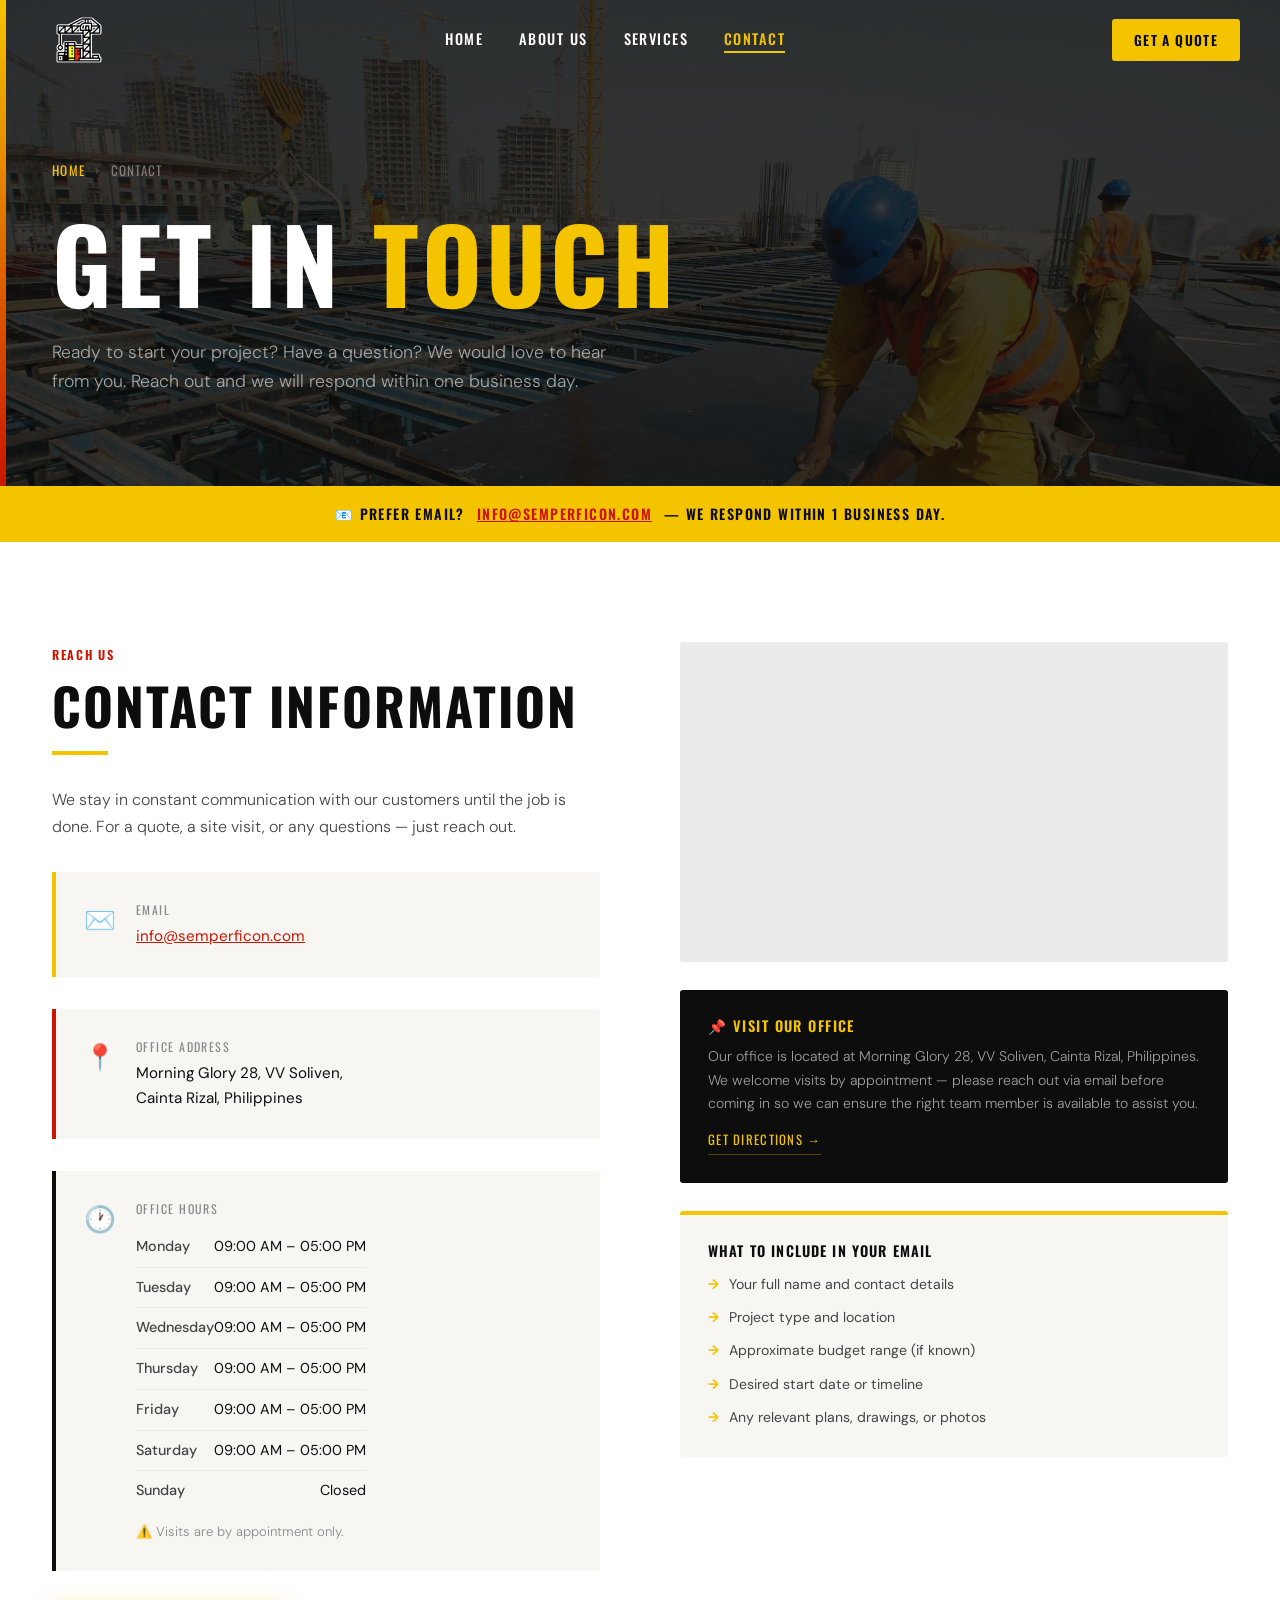
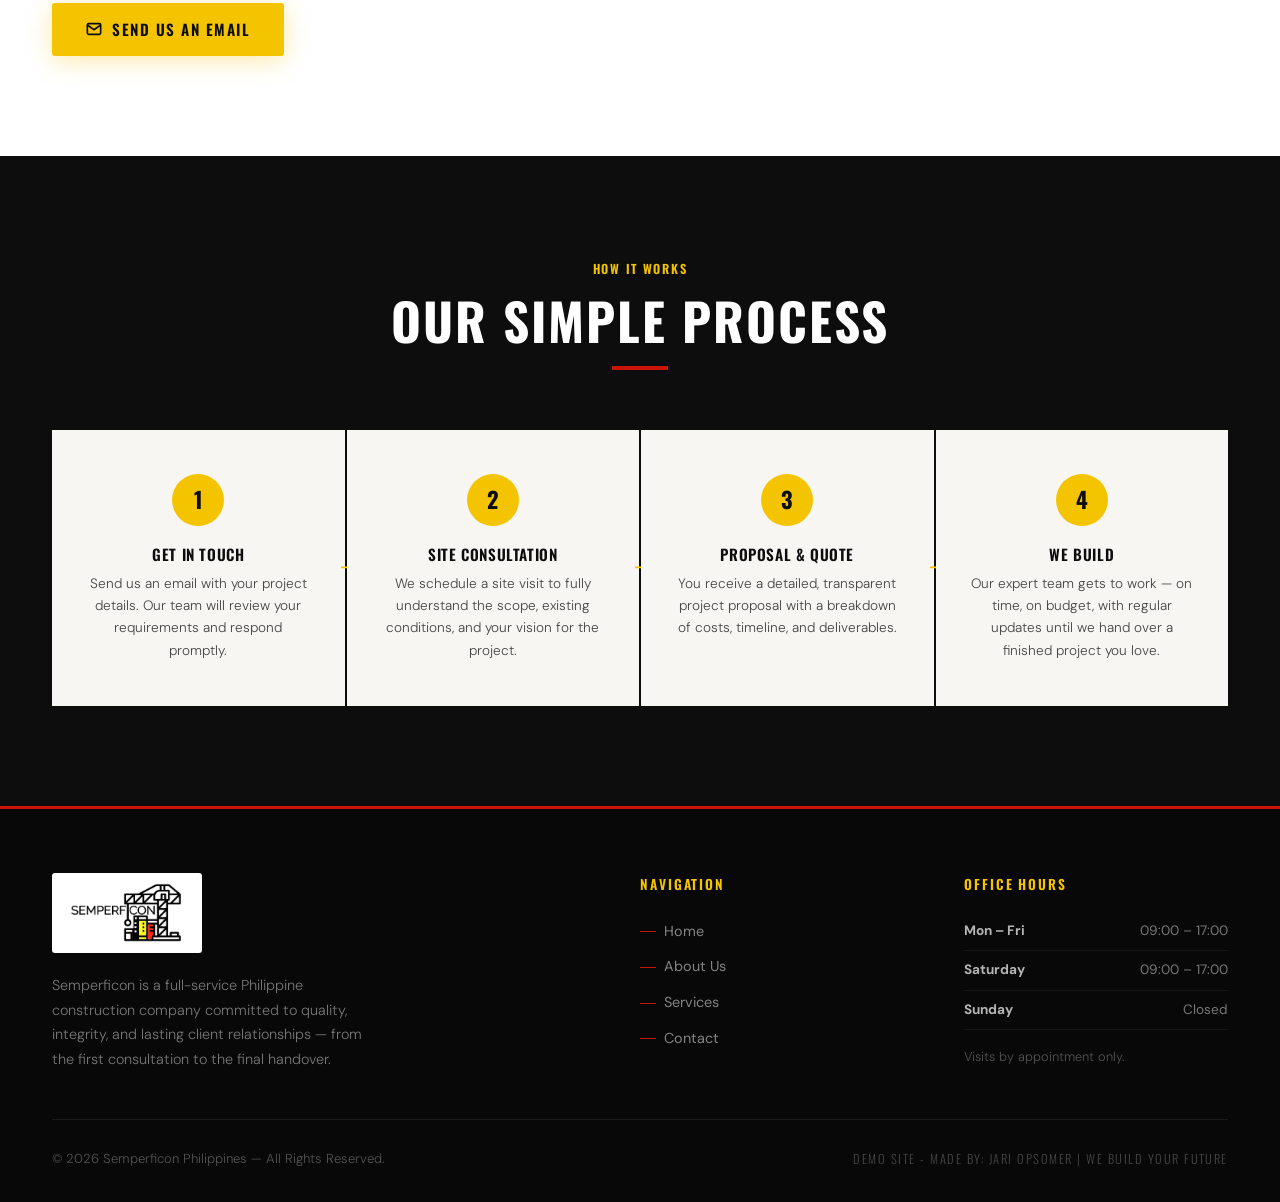
<file: contact.html>
<!DOCTYPE html>
<html lang="en">
<head>
  <meta charset="UTF-8" />
  <meta name="viewport" content="width=device-width, initial-scale=1.0" />
  <title>Contact — Semperficon Philippines</title>
  <meta name="description" content="Get in touch with Semperficon. Request a quote, schedule a site visit, or ask us anything about your construction project." />
    <link rel="icon" type="image/x-icon" href="assets/logo-small-black.png">
    <link rel="stylesheet" href="css/style.css" />
  <style>
    /* ── Contact page extras ── */
    .contact-hero-strip {
      background: var(--yellow);
      padding: 16px 0;
    }
    .contact-hero-strip__inner {
      display: flex;
      align-items: center;
      justify-content: center;
      gap: 12px;
      font-family: var(--font-head);
      font-size: 0.88rem;
      font-weight: 600;
      letter-spacing: 0.1em;
      text-transform: uppercase;
      color: var(--black);
    }
    .contact-hero-strip a {
      color: var(--red);
      text-decoration: underline;
    }

    .process-steps {
      display: grid;
      grid-template-columns: repeat(4, 1fr);
      gap: 2px;
      margin-top: 60px;
    }
    .process-step {
      background: var(--off-white);
      padding: 44px 32px;
      position: relative;
      text-align: center;
    }
    .process-step::after {
      content: '→';
      position: absolute;
      right: -12px;
      top: 50%;
      transform: translateY(-50%);
      font-size: 1.4rem;
      color: var(--yellow);
      z-index: 1;
    }
    .process-step:last-child::after { display: none; }
    .process-step__num {
      display: inline-flex;
      align-items: center;
      justify-content: center;
      width: 52px; height: 52px;
      border-radius: 50%;
      background: var(--yellow);
      font-family: var(--font-head);
      font-size: 1.4rem;
      font-weight: 700;
      color: var(--black);
      margin: 0 auto 20px;
    }
    .process-step h4 { font-size: 0.95rem; margin-bottom: 10px; }
    .process-step p  { font-size: 0.85rem; }

    @media (max-width: 768px) {
      .process-steps { grid-template-columns: repeat(2, 1fr); }
      .process-step::after { display: none; }
    }
    @media (max-width: 480px) {
      .process-steps { grid-template-columns: 1fr; }
    }
  </style>
</head>
<body>

  <!-- ═══════════════════════════════════════════════════════
       NAVIGATION
  ════════════════════════════════════════════════════════ -->
  <nav class="nav scrolled" id="nav">
    <div class="nav__inner">
      <a href="index.html" class="nav__logo-wrap" aria-label="Semperficon Home">
        <img src="assets/logo.png" alt="Semperficon Logo" class="nav__logo" />
      </a>
      <ul class="nav__links">
        <li><a href="index.html"    class="nav__link">Home</a></li>
        <li><a href="about.html"    class="nav__link">About Us</a></li>
        <li><a href="services.html" class="nav__link">Services</a></li>
        <li><a href="contact.html"  class="nav__link active">Contact</a></li>
      </ul>
      <a href="contact.html" class="nav__cta">Get a Quote</a>
      <button class="nav__hamburger" aria-label="Toggle menu">
        <span></span><span></span><span></span>
      </button>
    </div>
  </nav>

  <div class="nav__mobile">
    <a href="index.html"    class="nav__link">Home</a>
    <a href="about.html"    class="nav__link">About Us</a>
    <a href="services.html" class="nav__link">Services</a>
    <a href="contact.html"  class="nav__link active">Contact</a>
    <a href="contact.html"  class="nav__cta">Get a Quote</a>
  </div>

  <!-- ═══════════════════════════════════════════════════════
       PAGE HERO
  ════════════════════════════════════════════════════════ -->
  <section class="page-hero">
    <div class="page-hero__bg" style="background-image: url('assets/contact.webp?w=1400&q=80');"></div>
    <div class="page-hero__accent"></div>
    <div class="container page-hero__content">
      <nav class="breadcrumb" aria-label="Breadcrumb">
        <a href="index.html">Home</a>
        <span class="breadcrumb__sep">›</span>
        <span>Contact</span>
      </nav>
      <h1>Get in <span style="color:var(--yellow);">Touch</span></h1>
      <p>Ready to start your project? Have a question? We would love to hear from you. Reach out and we will respond within one business day.</p>
    </div>
  </section>

  <!-- Quick-access email strip -->
  <div class="contact-hero-strip">
    <div class="container contact-hero-strip__inner">
      <span>📧 Prefer email?</span>
      <a href="mailto:info@semperficon.com">info@semperficon.com</a>
      <span>— We respond within 1 business day.</span>
    </div>
  </div>

  <!-- ═══════════════════════════════════════════════════════
       CONTACT MAIN
  ════════════════════════════════════════════════════════ -->
  <section class="section">
    <div class="container">
      <div class="contact-layout">

        <!-- Contact Info -->
        <div class="contact-info fade-up">

          <div>
            <span class="label">Reach Us</span>
            <h2>Contact Information</h2>
            <div class="divider"></div>
            <p>We stay in constant communication with our customers until the job is done. For a quote, a site visit, or any questions — just reach out.</p>
          </div>

          <div class="contact-info__item">
            <div class="contact-info__icon">✉️</div>
            <div>
              <div class="contact-info__label">Email</div>
              <div class="contact-info__val">
                <a href="mailto:info@semperficon.com">info@semperficon.com</a>
              </div>
            </div>
          </div>

          <div class="contact-info__item" style="border-left-color:var(--red);">
            <div class="contact-info__icon">📍</div>
            <div>
              <div class="contact-info__label">Office Address</div>
              <div class="contact-info__val">
                Morning Glory 28, VV Soliven,<br />
                Cainta Rizal, Philippines
              </div>
            </div>
          </div>

          <div class="contact-info__item" style="border-left-color:var(--black);">
            <div class="contact-info__icon">🕐</div>
            <div>
              <div class="contact-info__label">Office Hours</div>
              <div class="contact-info__val">
                <table class="hours-table">
                  <tbody>
                    <tr><td>Monday</td><td>09:00 AM – 05:00 PM</td></tr>
                    <tr><td>Tuesday</td><td>09:00 AM – 05:00 PM</td></tr>
                    <tr><td>Wednesday</td><td>09:00 AM – 05:00 PM</td></tr>
                    <tr><td>Thursday</td><td>09:00 AM – 05:00 PM</td></tr>
                    <tr><td>Friday</td><td>09:00 AM – 05:00 PM</td></tr>
                    <tr><td>Saturday</td><td>09:00 AM – 05:00 PM</td></tr>
                    <tr><td>Sunday</td><td class="closed">Closed</td></tr>
                  </tbody>
                </table>
                <p style="margin-top:10px; font-size:0.82rem; color:var(--gray);">⚠️ Visits are by appointment only.</p>
              </div>
            </div>
          </div>

          <a href="mailto:info@semperficon.com" class="btn btn--yellow" style="align-self:flex-start;">
            <svg width="16" height="16" viewBox="0 0 24 24" fill="none" stroke="currentColor" stroke-width="2.5"><path d="M4 4h16c1.1 0 2 .9 2 2v12c0 1.1-.9 2-2 2H4c-1.1 0-2-.9-2-2V6c0-1.1.9-2 2-2z"/><polyline points="22,6 12,13 2,6"/></svg>
            Send Us an Email
          </a>
        </div>

        <!-- Map & Note -->
        <div class="contact-aside fade-up fade-up-delay-2">
          <div class="contact-aside__map">
            <iframe
              src="https://www.google.com/maps/embed?pb=!1m18!1m12!1m3!1d3861.3085!2d121.1194!3d14.5577!2m3!1f0!2f0!3f0!3m2!1i1024!2i768!4f13.1!3m3!1m2!1s0x3397c8a3d5a3c7b5%3A0x7b5f0e5e5c5b5b5b!2sCainta%2C%20Rizal%2C%20Philippines!5e0!3m2!1sen!2sph!4v1620000000000!5m2!1sen!2sph"
              allowfullscreen=""
              loading="lazy"
              referrerpolicy="no-referrer-when-downgrade"
              title="Semperficon Office Location"
            ></iframe>
          </div>

          <div class="contact-aside__note">
            <h4>📌 Visit Our Office</h4>
            <p style="margin-bottom:12px;">
              Our office is located at Morning Glory 28, VV Soliven, Cainta Rizal, Philippines.
              We welcome visits by appointment — please reach out via email before coming in so
              we can ensure the right team member is available to assist you.
            </p>
            <a href="https://maps.google.com/?q=Cainta+Rizal+Philippines" target="_blank" rel="noopener noreferrer" style="display:inline-flex; align-items:center; gap:8px; font-family:var(--font-head); font-size:0.8rem; letter-spacing:0.1em; text-transform:uppercase; color:var(--yellow); border-bottom:1px solid rgba(245,196,0,.3); padding-bottom:4px;">
              Get Directions →
            </a>
          </div>

          <!-- What to expect -->
          <div style="margin-top:28px; padding:28px; background:var(--off-white); border-radius:var(--radius); border-top:4px solid var(--yellow);">
            <h4 style="font-size:0.9rem; margin-bottom:14px; font-family:var(--font-head); letter-spacing:0.08em; text-transform:uppercase;">What to Include in Your Email</h4>
            <ul style="display:flex; flex-direction:column; gap:10px;">
              <li style="display:flex; gap:10px; font-size:0.88rem; color:var(--gray-dk); align-items:flex-start;">
                <span style="color:var(--yellow); font-weight:700; flex-shrink:0;">→</span>
                Your full name and contact details
              </li>
              <li style="display:flex; gap:10px; font-size:0.88rem; color:var(--gray-dk); align-items:flex-start;">
                <span style="color:var(--yellow); font-weight:700; flex-shrink:0;">→</span>
                Project type and location
              </li>
              <li style="display:flex; gap:10px; font-size:0.88rem; color:var(--gray-dk); align-items:flex-start;">
                <span style="color:var(--yellow); font-weight:700; flex-shrink:0;">→</span>
                Approximate budget range (if known)
              </li>
              <li style="display:flex; gap:10px; font-size:0.88rem; color:var(--gray-dk); align-items:flex-start;">
                <span style="color:var(--yellow); font-weight:700; flex-shrink:0;">→</span>
                Desired start date or timeline
              </li>
              <li style="display:flex; gap:10px; font-size:0.88rem; color:var(--gray-dk); align-items:flex-start;">
                <span style="color:var(--yellow); font-weight:700; flex-shrink:0;">→</span>
                Any relevant plans, drawings, or photos
              </li>
            </ul>
          </div>
        </div>
      </div>
    </div>
  </section>

  <!-- ═══════════════════════════════════════════════════════
       PROCESS
  ════════════════════════════════════════════════════════ -->
  <section class="section bg-black">
    <div class="container">
      <div class="text-center fade-up">
        <span class="label label--yellow">How It Works</span>
        <h2 class="text-white">Our Simple Process</h2>
        <div class="divider divider--center" style="background:var(--red);"></div>
      </div>
      <div class="process-steps">
        <div class="process-step fade-up fade-up-delay-1">
          <div class="process-step__num">1</div>
          <h4>Get in Touch</h4>
          <p>Send us an email with your project details. Our team will review your requirements and respond promptly.</p>
        </div>
        <div class="process-step fade-up fade-up-delay-2">
          <div class="process-step__num">2</div>
          <h4>Site Consultation</h4>
          <p>We schedule a site visit to fully understand the scope, existing conditions, and your vision for the project.</p>
        </div>
        <div class="process-step fade-up fade-up-delay-3">
          <div class="process-step__num">3</div>
          <h4>Proposal & Quote</h4>
          <p>You receive a detailed, transparent project proposal with a breakdown of costs, timeline, and deliverables.</p>
        </div>
        <div class="process-step fade-up fade-up-delay-4">
          <div class="process-step__num">4</div>
          <h4>We Build</h4>
          <p>Our expert team gets to work — on time, on budget, with regular updates until we hand over a finished project you love.</p>
        </div>
      </div>
    </div>
  </section>

  <!-- ═══════════════════════════════════════════════════════
       FOOTER
  ════════════════════════════════════════════════════════ -->
  <footer class="footer">
    <div class="container">
      <div class="footer__main">
        <div>
          <div class="footer__logo-wrap">
              <img src="assets/logo-big-white.png" alt="Semperficon" class="footer__logo" />
          </div>
          <p class="footer__desc">
            Semperficon is a full-service Philippine construction company committed to quality,
            integrity, and lasting client relationships — from the first consultation to the
            final handover.
          </p>
        </div>
        <div>
          <div class="footer__heading">Navigation</div>
          <ul class="footer__links">
            <li><a href="index.html">Home</a></li>
            <li><a href="about.html">About Us</a></li>
            <li><a href="services.html">Services</a></li>
            <li><a href="contact.html">Contact</a></li>
          </ul>
        </div>
        <div>
          <div class="footer__heading">Office Hours</div>
          <div class="footer__hours">
            <div class="footer__hour-row"><strong>Mon – Fri</strong><span>09:00 – 17:00</span></div>
            <div class="footer__hour-row"><strong>Saturday</strong><span>09:00 – 17:00</span></div>
            <div class="footer__hour-row"><strong>Sunday</strong><span class="closed">Closed</span></div>
          </div>
          <p style="margin-top:16px; font-size:0.8rem; color:rgba(255,255,255,.3);">Visits by appointment only.</p>
        </div>
      </div>
        <div class="footer__bottom">
            <p class="footer__copy">© 2026 Semperficon Philippines — All Rights Reserved.</p>
            <p class="footer__tagline">Demo Site - Made By: Jari Opsomer | We Build Your Future</p>
        </div>
    </div>
  </footer>

  <script src="js/script.js"></script>
</body>
</html>
</file>
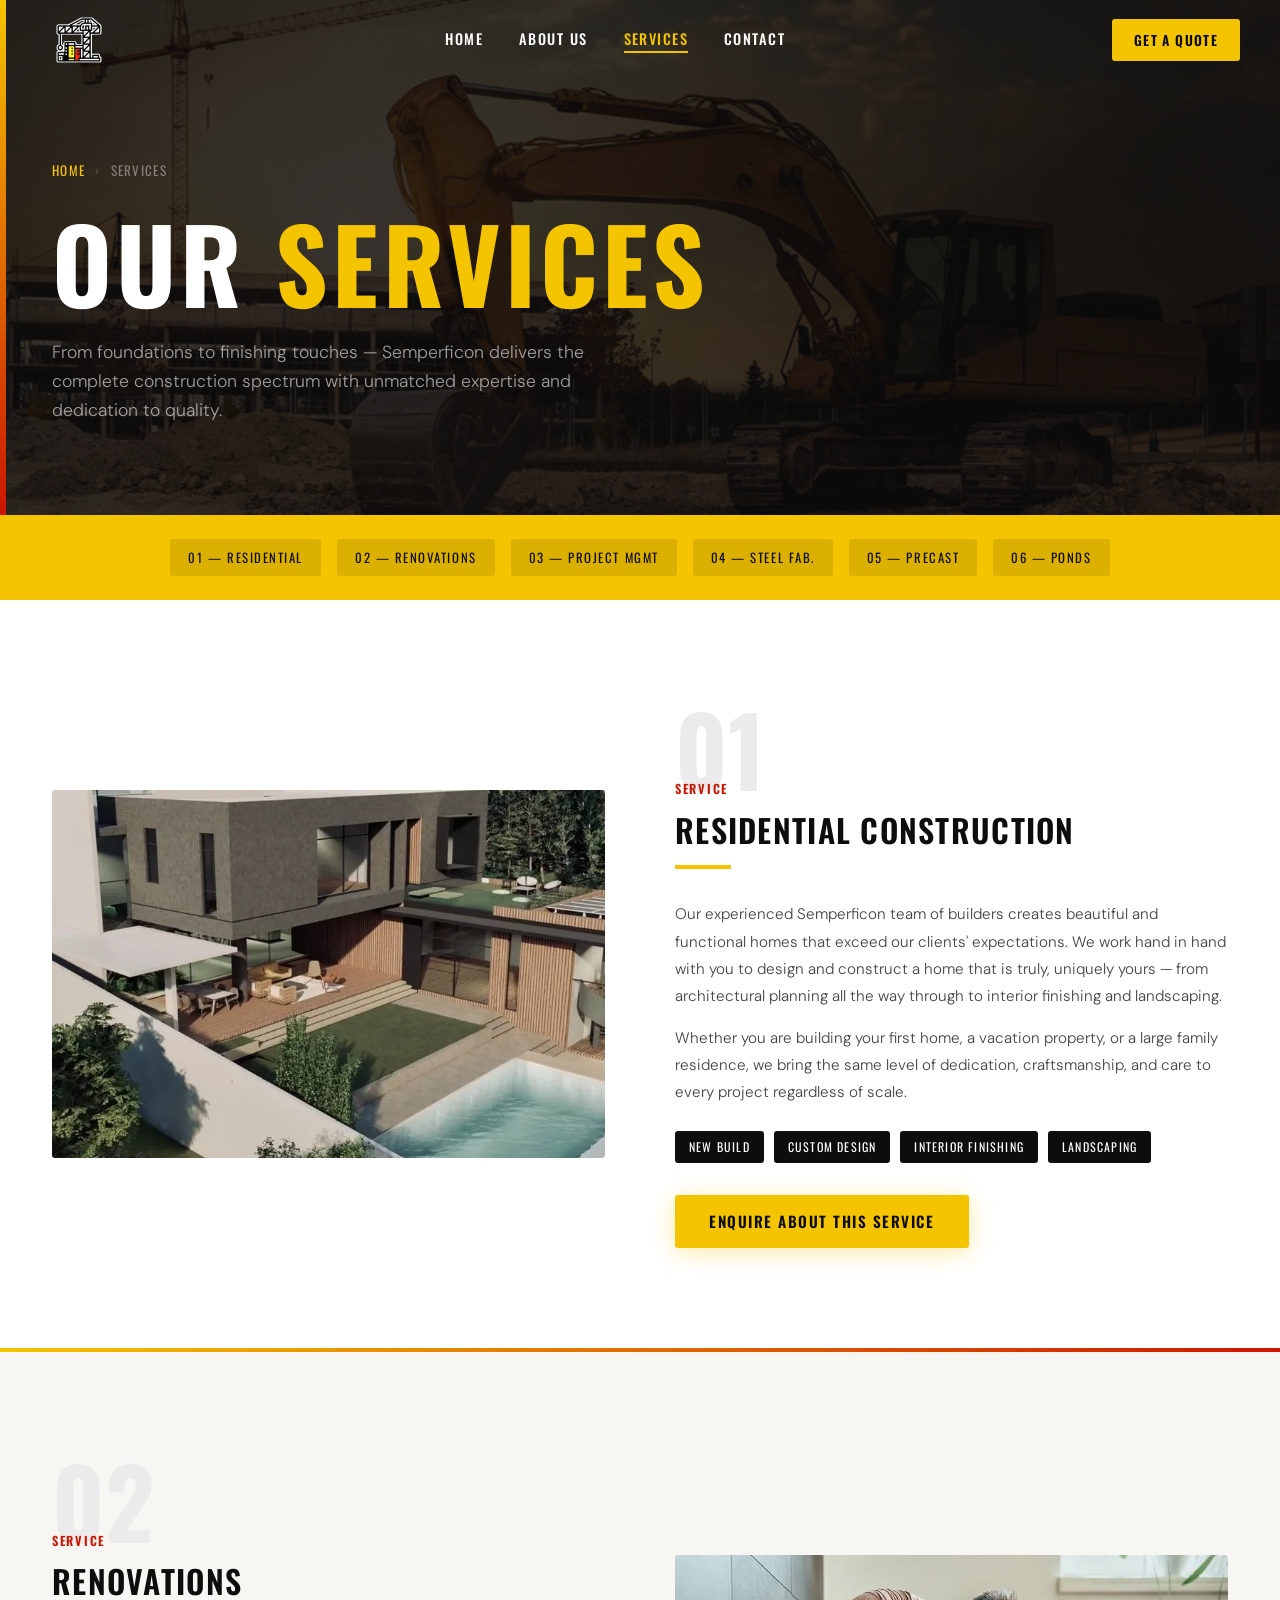
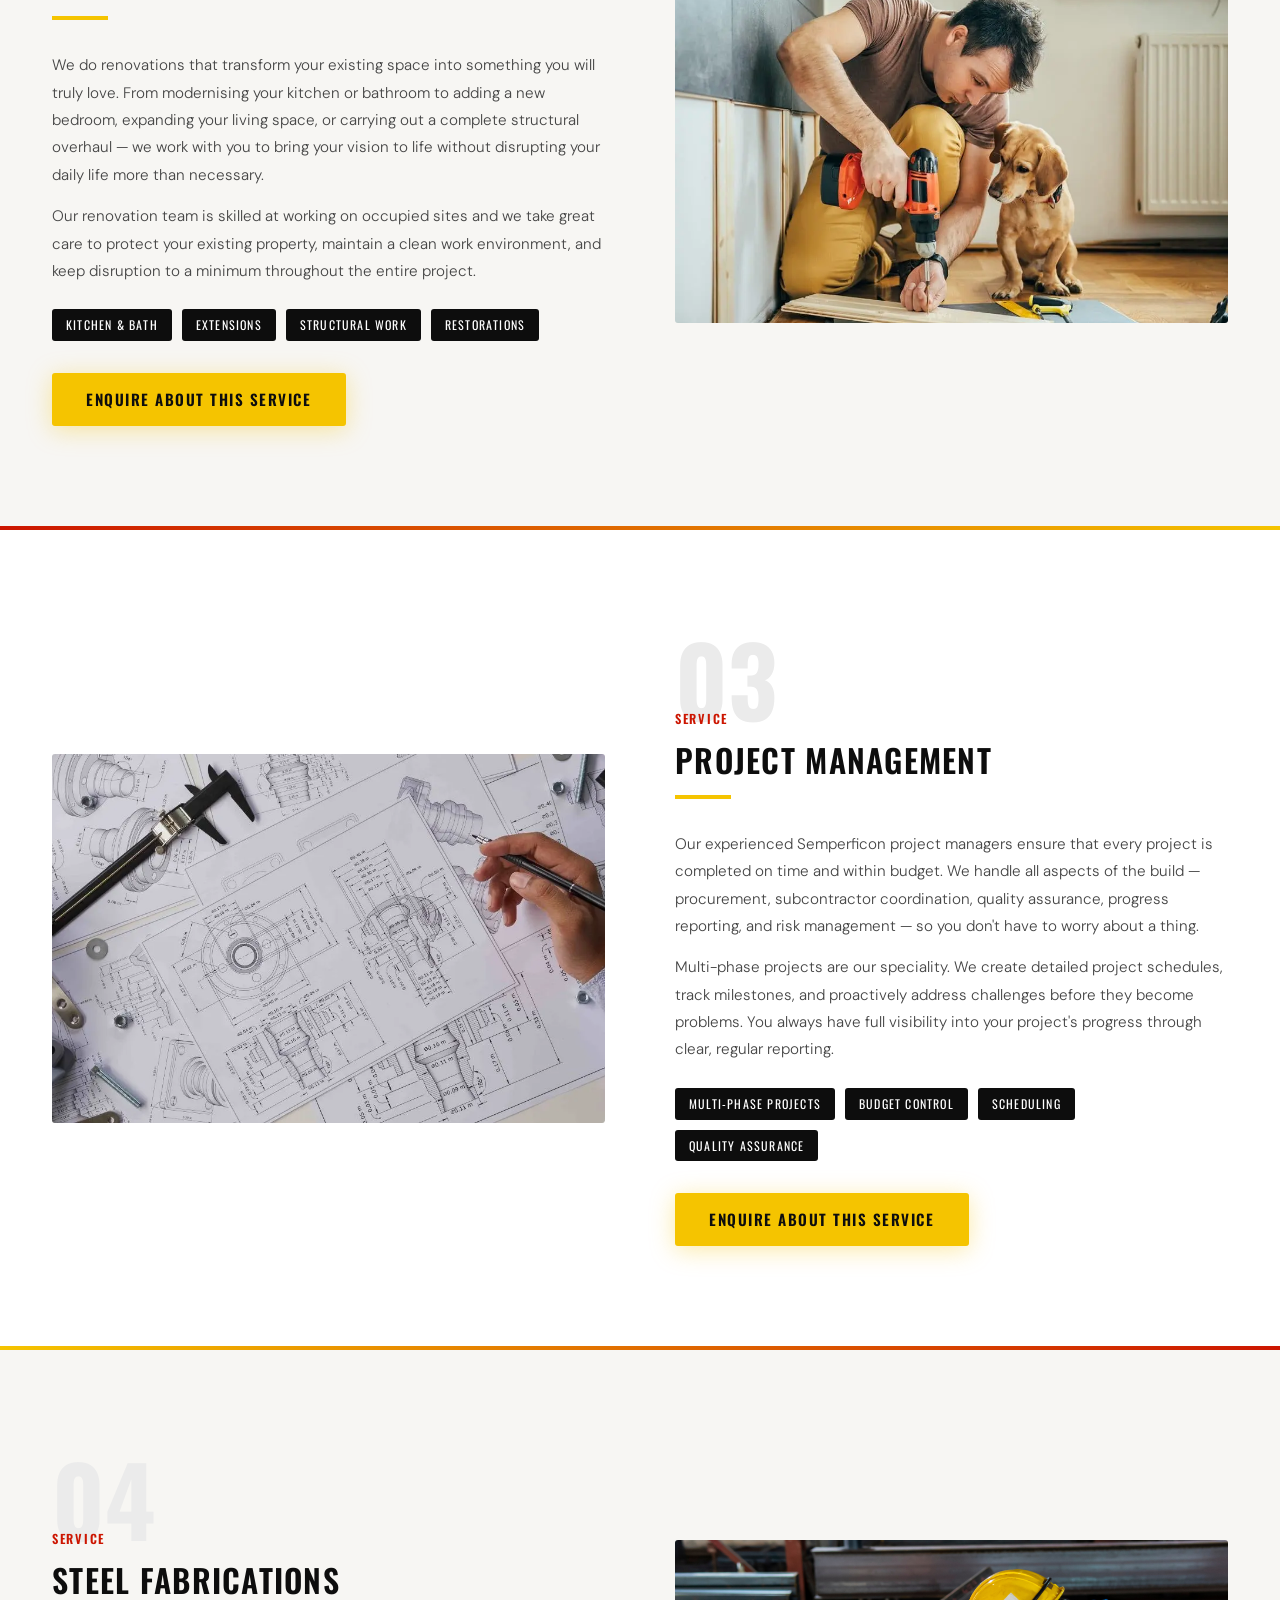
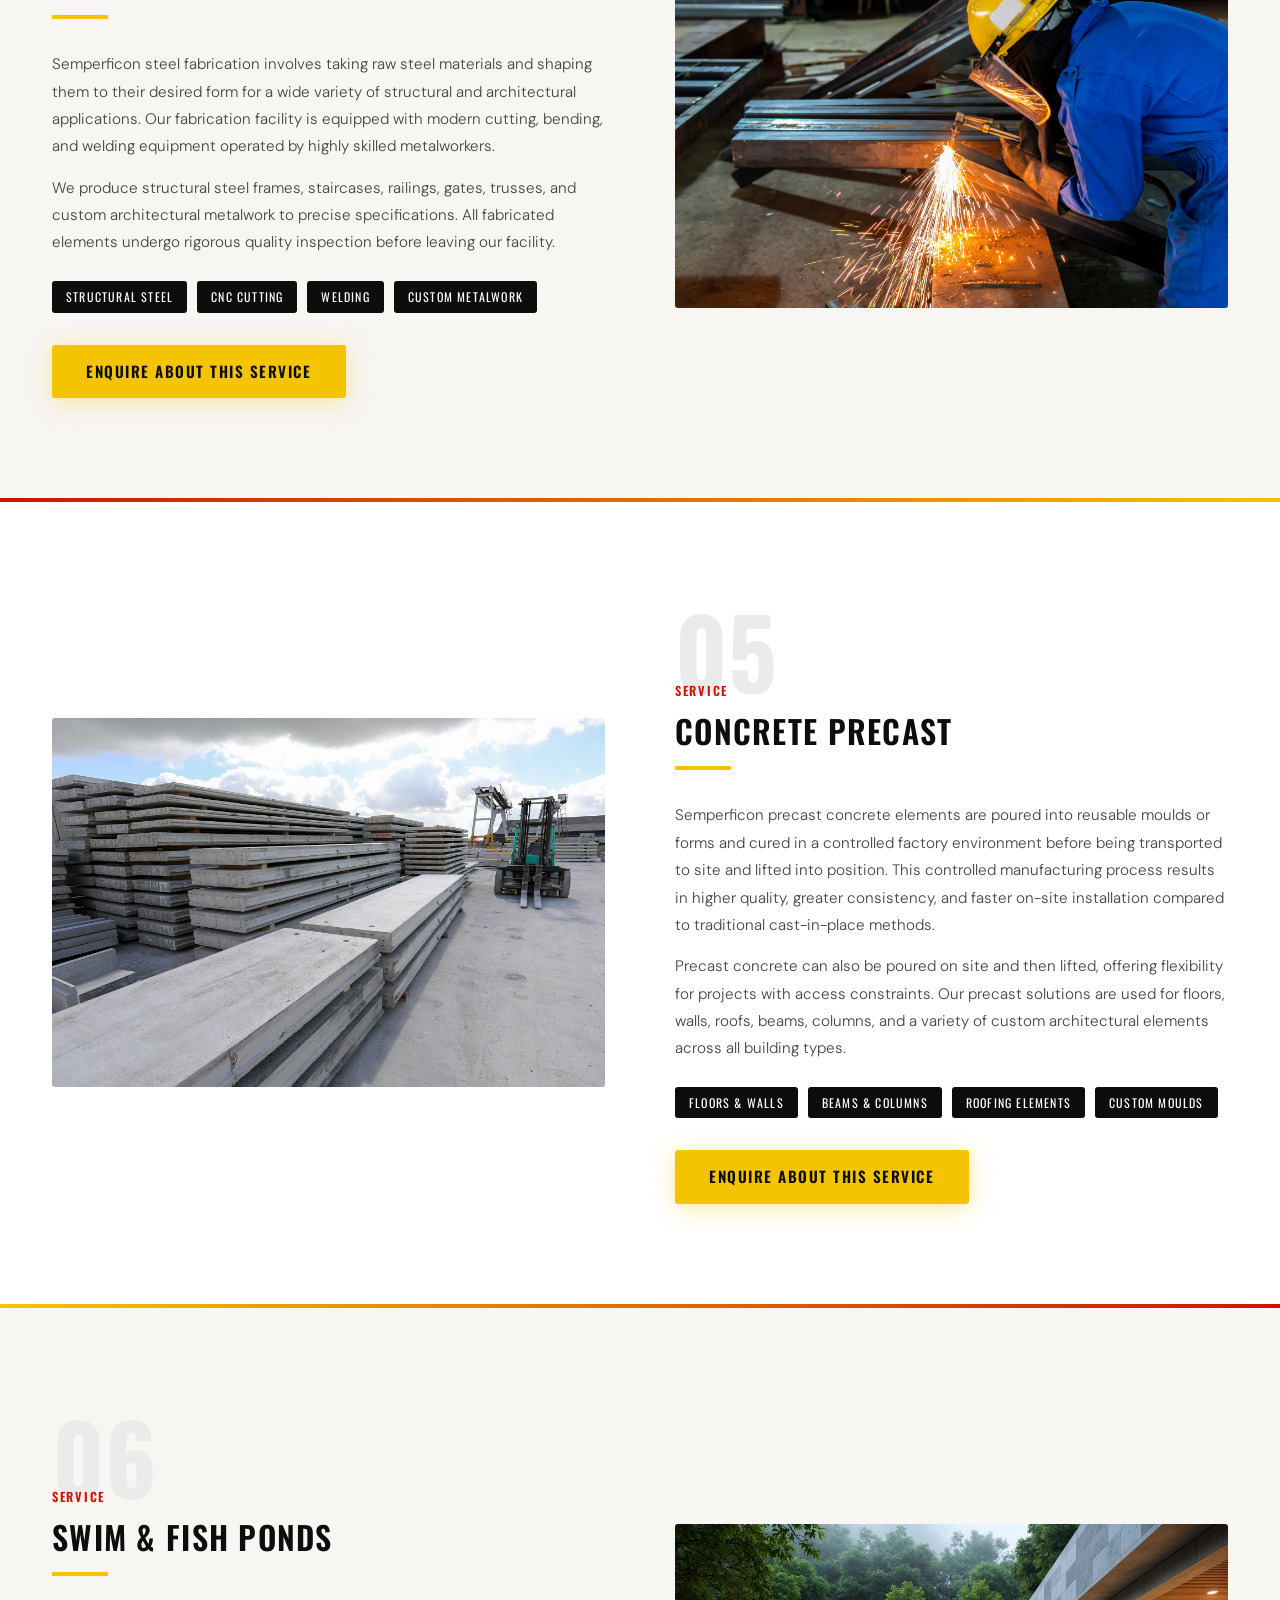
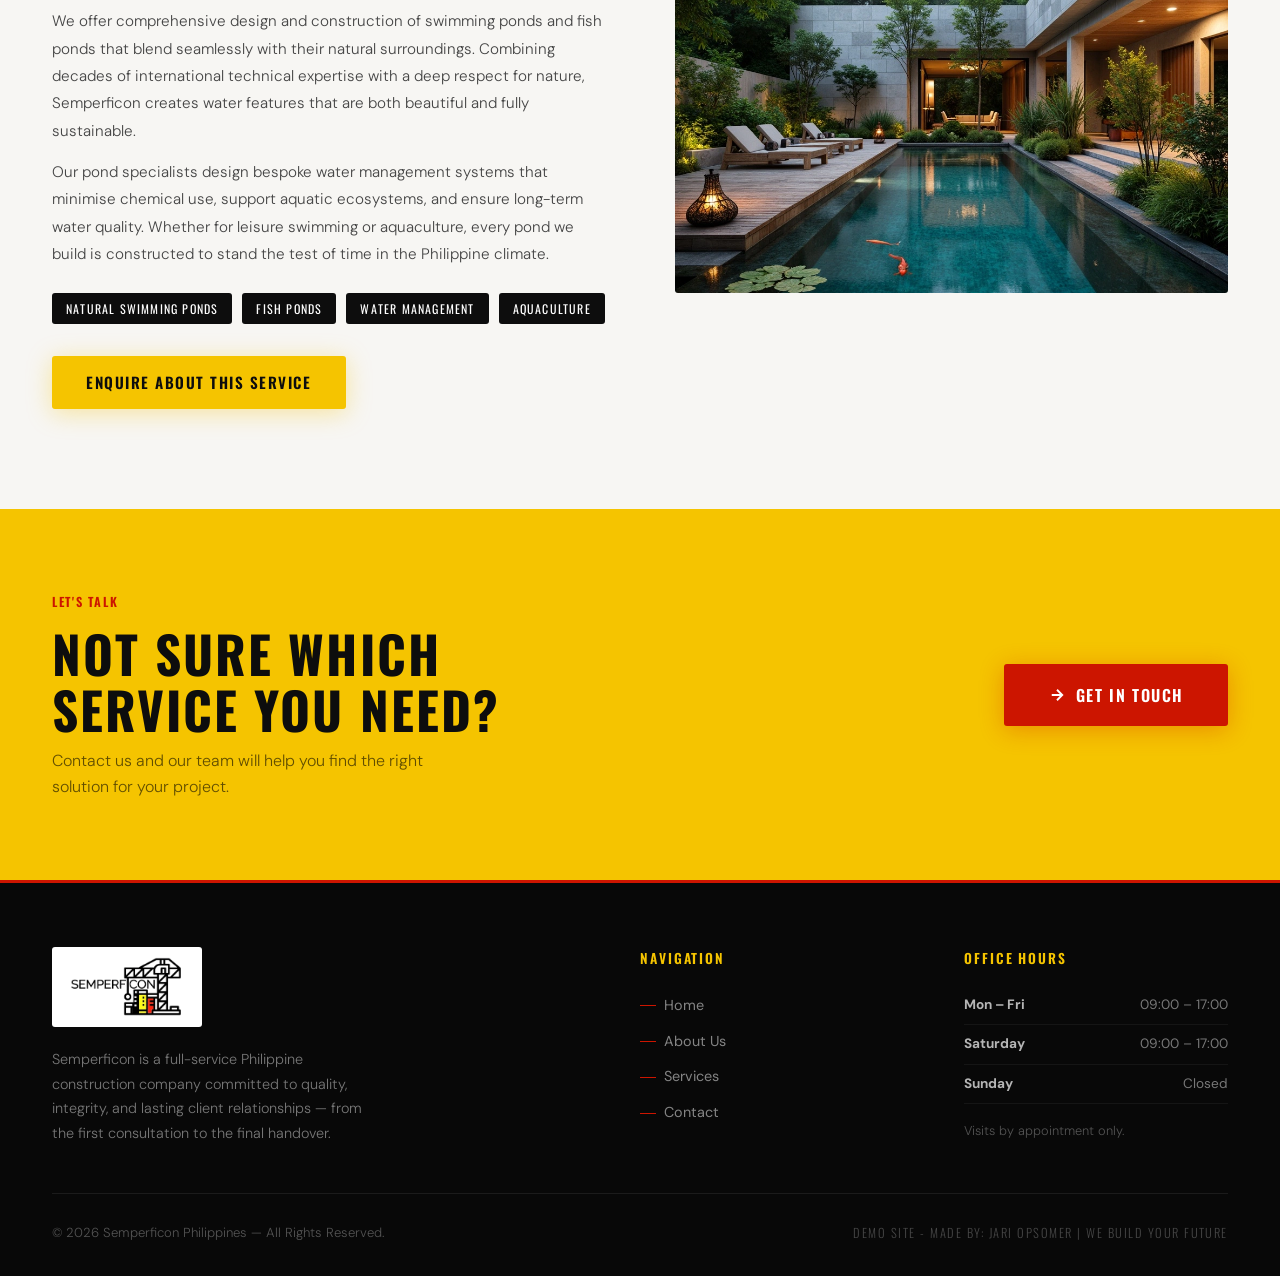
<file: services.html>
<!DOCTYPE html>
<html lang="en">
<head>
  <meta charset="UTF-8" />
  <meta name="viewport" content="width=device-width, initial-scale=1.0" />
  <title>Services — Semperficon Philippines</title>
  <meta name="description" content="Explore Semperficon's full range of construction services: residential building, renovations, project management, steel fabrications, concrete precast, and pond construction." />
    <link rel="icon" type="image/x-icon" href="assets/logo-small-black.png">
    <link rel="stylesheet" href="css/style.css" />
</head>
<body>

  <!-- ═══════════════════════════════════════════════════════
       NAVIGATION
  ════════════════════════════════════════════════════════ -->
  <nav class="nav scrolled" id="nav">
    <div class="nav__inner">
      <a href="index.html" class="nav__logo-wrap" aria-label="Semperficon Home">
        <img src="assets/logo.png" alt="Semperficon Logo" class="nav__logo" />
      </a>
      <ul class="nav__links">
        <li><a href="index.html"    class="nav__link">Home</a></li>
        <li><a href="about.html"    class="nav__link">About Us</a></li>
        <li><a href="services.html" class="nav__link active">Services</a></li>
        <li><a href="contact.html"  class="nav__link">Contact</a></li>
      </ul>
      <a href="contact.html" class="nav__cta">Get a Quote</a>
      <button class="nav__hamburger" aria-label="Toggle menu">
        <span></span><span></span><span></span>
      </button>
    </div>
  </nav>

  <div class="nav__mobile">
    <a href="index.html"    class="nav__link">Home</a>
    <a href="about.html"    class="nav__link">About Us</a>
    <a href="services.html" class="nav__link active">Services</a>
    <a href="contact.html"  class="nav__link">Contact</a>
    <a href="contact.html"  class="nav__cta">Get a Quote</a>
  </div>

  <!-- ═══════════════════════════════════════════════════════
       PAGE HERO
  ════════════════════════════════════════════════════════ -->
  <section class="page-hero">
    <div class="page-hero__bg" style="background-image: url('assets/services.webp?w=1400&q=80');"></div>
    <div class="page-hero__accent"></div>
    <div class="container page-hero__content">
      <nav class="breadcrumb" aria-label="Breadcrumb">
        <a href="index.html">Home</a>
        <span class="breadcrumb__sep">›</span>
        <span>Services</span>
      </nav>
      <h1>Our <span style="color:var(--yellow);">Services</span></h1>
      <p>From foundations to finishing touches — Semperficon delivers the complete construction spectrum with unmatched expertise and dedication to quality.</p>
    </div>
  </section>

  <!-- ═══════════════════════════════════════════════════════
       SERVICES INTRO BAR
  ════════════════════════════════════════════════════════ -->
  <div style="background:var(--yellow); padding:24px 0;">
    <div class="container">
      <div style="display:flex; flex-wrap:wrap; gap:16px; justify-content:center; align-items:center;">
        <a href="#residential" style="font-family:var(--font-head); font-size:0.8rem; letter-spacing:0.12em; text-transform:uppercase; color:var(--black); padding:8px 18px; background:rgba(0,0,0,.1); border-radius:var(--radius); transition:background .25s;" onmouseover="this.style.background='rgba(0,0,0,.2)'" onmouseout="this.style.background='rgba(0,0,0,.1)'">01 — Residential</a>
        <a href="#renovations" style="font-family:var(--font-head); font-size:0.8rem; letter-spacing:0.12em; text-transform:uppercase; color:var(--black); padding:8px 18px; background:rgba(0,0,0,.1); border-radius:var(--radius); transition:background .25s;" onmouseover="this.style.background='rgba(0,0,0,.2)'" onmouseout="this.style.background='rgba(0,0,0,.1)'">02 — Renovations</a>
        <a href="#management" style="font-family:var(--font-head); font-size:0.8rem; letter-spacing:0.12em; text-transform:uppercase; color:var(--black); padding:8px 18px; background:rgba(0,0,0,.1); border-radius:var(--radius); transition:background .25s;" onmouseover="this.style.background='rgba(0,0,0,.2)'" onmouseout="this.style.background='rgba(0,0,0,.1)'">03 — Project Mgmt</a>
        <a href="#steel" style="font-family:var(--font-head); font-size:0.8rem; letter-spacing:0.12em; text-transform:uppercase; color:var(--black); padding:8px 18px; background:rgba(0,0,0,.1); border-radius:var(--radius); transition:background .25s;" onmouseover="this.style.background='rgba(0,0,0,.2)'" onmouseout="this.style.background='rgba(0,0,0,.1)'">04 — Steel Fab.</a>
        <a href="#precast" style="font-family:var(--font-head); font-size:0.8rem; letter-spacing:0.12em; text-transform:uppercase; color:var(--black); padding:8px 18px; background:rgba(0,0,0,.1); border-radius:var(--radius); transition:background .25s;" onmouseover="this.style.background='rgba(0,0,0,.2)'" onmouseout="this.style.background='rgba(0,0,0,.1)'">05 — Precast</a>
        <a href="#ponds" style="font-family:var(--font-head); font-size:0.8rem; letter-spacing:0.12em; text-transform:uppercase; color:var(--black); padding:8px 18px; background:rgba(0,0,0,.1); border-radius:var(--radius); transition:background .25s;" onmouseover="this.style.background='rgba(0,0,0,.2)'" onmouseout="this.style.background='rgba(0,0,0,.1)'">06 — Ponds</a>
      </div>
    </div>
  </div>

  <!-- ═══════════════════════════════════════════════════════
       SERVICE 01 — RESIDENTIAL
  ════════════════════════════════════════════════════════ -->
  <section class="section" id="residential">
    <div class="container">
      <div class="service-detail">
        <div class="fade-up">
          <img
            src="assets/house.webp?w=700&q=80"
            alt="Residential construction"
            class="service-detail__img"
          />
        </div>
        <div class="fade-up fade-up-delay-2">
          <div class="service-detail__num">01</div>
          <span class="label">Service</span>
          <h3>Residential Construction</h3>
          <div class="divider"></div>
          <p>
            Our experienced Semperficon team of builders creates beautiful and functional homes
            that exceed our clients' expectations. We work hand in hand with you to design and
            construct a home that is truly, uniquely yours — from architectural planning all the
            way through to interior finishing and landscaping.
          </p>
          <p style="margin-top:14px;">
            Whether you are building your first home, a vacation property, or a large family
            residence, we bring the same level of dedication, craftsmanship, and care to every
            project regardless of scale.
          </p>
          <div class="service-detail__tags">
            <span class="tag">New Build</span>
            <span class="tag">Custom Design</span>
            <span class="tag">Interior Finishing</span>
            <span class="tag">Landscaping</span>
          </div>
          <a href="contact.html" class="btn btn--yellow" style="margin-top:32px;">Enquire About This Service</a>
        </div>
      </div>
    </div>
  </section>

  <!-- ── Separator ── -->
  <div style="height:4px; background:linear-gradient(to right,var(--yellow),var(--red));"></div>

  <!-- ═══════════════════════════════════════════════════════
       SERVICE 02 — RENOVATIONS
  ════════════════════════════════════════════════════════ -->
  <section class="section bg-off" id="renovations">
    <div class="container">
      <div class="service-detail reverse">
        <div class="fade-up">
          <img
            src="assets/renovations.webp?w=700&q=80"
            alt="Renovation project"
            class="service-detail__img"
          />
        </div>
        <div class="fade-up fade-up-delay-2">
          <div class="service-detail__num">02</div>
          <span class="label">Service</span>
          <h3>Renovations</h3>
          <div class="divider"></div>
          <p>
            We do renovations that transform your existing space into something you will truly love.
            From modernising your kitchen or bathroom to adding a new bedroom, expanding your living
            space, or carrying out a complete structural overhaul — we work with you to bring your
            vision to life without disrupting your daily life more than necessary.
          </p>
          <p style="margin-top:14px;">
            Our renovation team is skilled at working on occupied sites and we take great care
            to protect your existing property, maintain a clean work environment, and keep
            disruption to a minimum throughout the entire project.
          </p>
          <div class="service-detail__tags">
            <span class="tag">Kitchen & Bath</span>
            <span class="tag">Extensions</span>
            <span class="tag">Structural Work</span>
            <span class="tag">Restorations</span>
          </div>
          <a href="contact.html" class="btn btn--yellow" style="margin-top:32px;">Enquire About This Service</a>
        </div>
      </div>
    </div>
  </section>

  <div style="height:4px; background:linear-gradient(to right,var(--red),var(--yellow));"></div>

  <!-- ═══════════════════════════════════════════════════════
       SERVICE 03 — PROJECT MANAGEMENT
  ════════════════════════════════════════════════════════ -->
  <section class="section" id="management">
    <div class="container">
      <div class="service-detail">
        <div class="fade-up">
          <img
            src="assets/project-management.webp?w=700&q=80"
            alt="Project management"
            class="service-detail__img"
          />
        </div>
        <div class="fade-up fade-up-delay-2">
          <div class="service-detail__num">03</div>
          <span class="label">Service</span>
          <h3>Project Management</h3>
          <div class="divider"></div>
          <p>
            Our experienced Semperficon project managers ensure that every project is completed
            on time and within budget. We handle all aspects of the build — procurement,
            subcontractor coordination, quality assurance, progress reporting, and risk
            management — so you don't have to worry about a thing.
          </p>
          <p style="margin-top:14px;">
            Multi-phase projects are our speciality. We create detailed project schedules, track
            milestones, and proactively address challenges before they become problems. You always
            have full visibility into your project's progress through clear, regular reporting.
          </p>
          <div class="service-detail__tags">
            <span class="tag">Multi-Phase Projects</span>
            <span class="tag">Budget Control</span>
            <span class="tag">Scheduling</span>
            <span class="tag">Quality Assurance</span>
          </div>
          <a href="contact.html" class="btn btn--yellow" style="margin-top:32px;">Enquire About This Service</a>
        </div>
      </div>
    </div>
  </section>

  <div style="height:4px; background:linear-gradient(to right,var(--yellow),var(--red));"></div>

  <!-- ═══════════════════════════════════════════════════════
       SERVICE 04 — STEEL FABRICATIONS
  ════════════════════════════════════════════════════════ -->
  <section class="section bg-off" id="steel">
    <div class="container">
      <div class="service-detail reverse">
        <div class="fade-up">
          <img
            src="assets/steel-fabrications.webp?w=700&q=80"
            alt="Steel fabrication"
            class="service-detail__img"
          />
        </div>
        <div class="fade-up fade-up-delay-2">
          <div class="service-detail__num">04</div>
          <span class="label">Service</span>
          <h3>Steel Fabrications</h3>
          <div class="divider"></div>
          <p>
            Semperficon steel fabrication involves taking raw steel materials and shaping them
            to their desired form for a wide variety of structural and architectural applications.
            Our fabrication facility is equipped with modern cutting, bending, and welding equipment
            operated by highly skilled metalworkers.
          </p>
          <p style="margin-top:14px;">
            We produce structural steel frames, staircases, railings, gates, trusses, and custom
            architectural metalwork to precise specifications. All fabricated elements undergo
            rigorous quality inspection before leaving our facility.
          </p>
          <div class="service-detail__tags">
            <span class="tag">Structural Steel</span>
            <span class="tag">CNC Cutting</span>
            <span class="tag">Welding</span>
            <span class="tag">Custom Metalwork</span>
          </div>
          <a href="contact.html" class="btn btn--yellow" style="margin-top:32px;">Enquire About This Service</a>
        </div>
      </div>
    </div>
  </section>

  <div style="height:4px; background:linear-gradient(to right,var(--red),var(--yellow));"></div>

  <!-- ═══════════════════════════════════════════════════════
       SERVICE 05 — CONCRETE PRECAST
  ════════════════════════════════════════════════════════ -->
  <section class="section" id="precast">
    <div class="container">
      <div class="service-detail">
        <div class="fade-up">
          <img
            src="assets/concrete-precast.webp?w=700&q=80"
            alt="Concrete precast"
            class="service-detail__img"
          />
        </div>
        <div class="fade-up fade-up-delay-2">
          <div class="service-detail__num">05</div>
          <span class="label">Service</span>
          <h3>Concrete Precast</h3>
          <div class="divider"></div>
          <p>
            Semperficon precast concrete elements are poured into reusable moulds or forms and
            cured in a controlled factory environment before being transported to site and lifted
            into position. This controlled manufacturing process results in higher quality, greater
            consistency, and faster on-site installation compared to traditional cast-in-place methods.
          </p>
          <p style="margin-top:14px;">
            Precast concrete can also be poured on site and then lifted, offering flexibility for
            projects with access constraints. Our precast solutions are used for floors, walls, roofs,
            beams, columns, and a variety of custom architectural elements across all building types.
          </p>
          <div class="service-detail__tags">
            <span class="tag">Floors & Walls</span>
            <span class="tag">Beams & Columns</span>
            <span class="tag">Roofing Elements</span>
            <span class="tag">Custom Moulds</span>
          </div>
          <a href="contact.html" class="btn btn--yellow" style="margin-top:32px;">Enquire About This Service</a>
        </div>
      </div>
    </div>
  </section>

  <div style="height:4px; background:linear-gradient(to right,var(--yellow),var(--red));"></div>

  <!-- ═══════════════════════════════════════════════════════
       SERVICE 06 — SWIM & FISH PONDS
  ════════════════════════════════════════════════════════ -->
  <section class="section bg-off" id="ponds">
    <div class="container">
      <div class="service-detail reverse">
        <div class="fade-up">
          <img
            src="assets/swim-fish-ponds.webp?w=700&q=80"
            alt="Swimming pond"
            class="service-detail__img"
          />
        </div>
        <div class="fade-up fade-up-delay-2">
          <div class="service-detail__num">06</div>
          <span class="label">Service</span>
          <h3>Swim &amp; Fish Ponds</h3>
          <div class="divider"></div>
          <p>
            We offer comprehensive design and construction of swimming ponds and fish ponds that
            blend seamlessly with their natural surroundings. Combining decades of international
            technical expertise with a deep respect for nature, Semperficon creates water features
            that are both beautiful and fully sustainable.
          </p>
          <p style="margin-top:14px;">
            Our pond specialists design bespoke water management systems that minimise chemical
            use, support aquatic ecosystems, and ensure long-term water quality. Whether for
            leisure swimming or aquaculture, every pond we build is constructed to stand the test
            of time in the Philippine climate.
          </p>
          <div class="service-detail__tags">
            <span class="tag">Natural Swimming Ponds</span>
            <span class="tag">Fish Ponds</span>
            <span class="tag">Water Management</span>
            <span class="tag">Aquaculture</span>
          </div>
          <a href="contact.html" class="btn btn--yellow" style="margin-top:32px;">Enquire About This Service</a>
        </div>
      </div>
    </div>
  </section>

  <!-- ═══════════════════════════════════════════════════════
       CTA
  ════════════════════════════════════════════════════════ -->
  <section class="cta-banner">
    <div class="container cta-banner__inner">
      <div class="fade-up">
        <span class="label" style="color:var(--red);">Let's Talk</span>
        <h2>Not Sure Which<br />Service You Need?</h2>
        <p>Contact us and our team will help you find the right solution for your project.</p>
      </div>
      <div class="fade-up fade-up-delay-2">
        <a href="contact.html" class="btn btn--red" style="font-size:1rem; padding:18px 44px;">
          <svg width="18" height="18" viewBox="0 0 24 24" fill="none" stroke="currentColor" stroke-width="2.5"><path d="M5 12h14M12 5l7 7-7 7"/></svg>
          Get in Touch
        </a>
      </div>
    </div>
  </section>

  <!-- ═══════════════════════════════════════════════════════
       FOOTER
  ════════════════════════════════════════════════════════ -->
  <footer class="footer">
    <div class="container">
      <div class="footer__main">
        <div>
          <div class="footer__logo-wrap">
              <img src="assets/logo-big-white.png" alt="Semperficon" class="footer__logo" />
          </div>
          <p class="footer__desc">
            Semperficon is a full-service Philippine construction company committed to quality,
            integrity, and lasting client relationships — from the first consultation to the
            final handover.
          </p>
        </div>
        <div>
          <div class="footer__heading">Navigation</div>
          <ul class="footer__links">
            <li><a href="index.html">Home</a></li>
            <li><a href="about.html">About Us</a></li>
            <li><a href="services.html">Services</a></li>
            <li><a href="contact.html">Contact</a></li>
          </ul>
        </div>
        <div>
          <div class="footer__heading">Office Hours</div>
          <div class="footer__hours">
            <div class="footer__hour-row"><strong>Mon – Fri</strong><span>09:00 – 17:00</span></div>
            <div class="footer__hour-row"><strong>Saturday</strong><span>09:00 – 17:00</span></div>
            <div class="footer__hour-row"><strong>Sunday</strong><span class="closed">Closed</span></div>
          </div>
          <p style="margin-top:16px; font-size:0.8rem; color:rgba(255,255,255,.3);">Visits by appointment only.</p>
        </div>
      </div>
        <div class="footer__bottom">
            <p class="footer__copy">© 2026 Semperficon Philippines — All Rights Reserved.</p>
            <p class="footer__tagline">Demo Site - Made By: Jari Opsomer | We Build Your Future</p>
        </div>
    </div>
  </footer>

  <script src="js/script.js"></script>
</body>
</html>
</file>
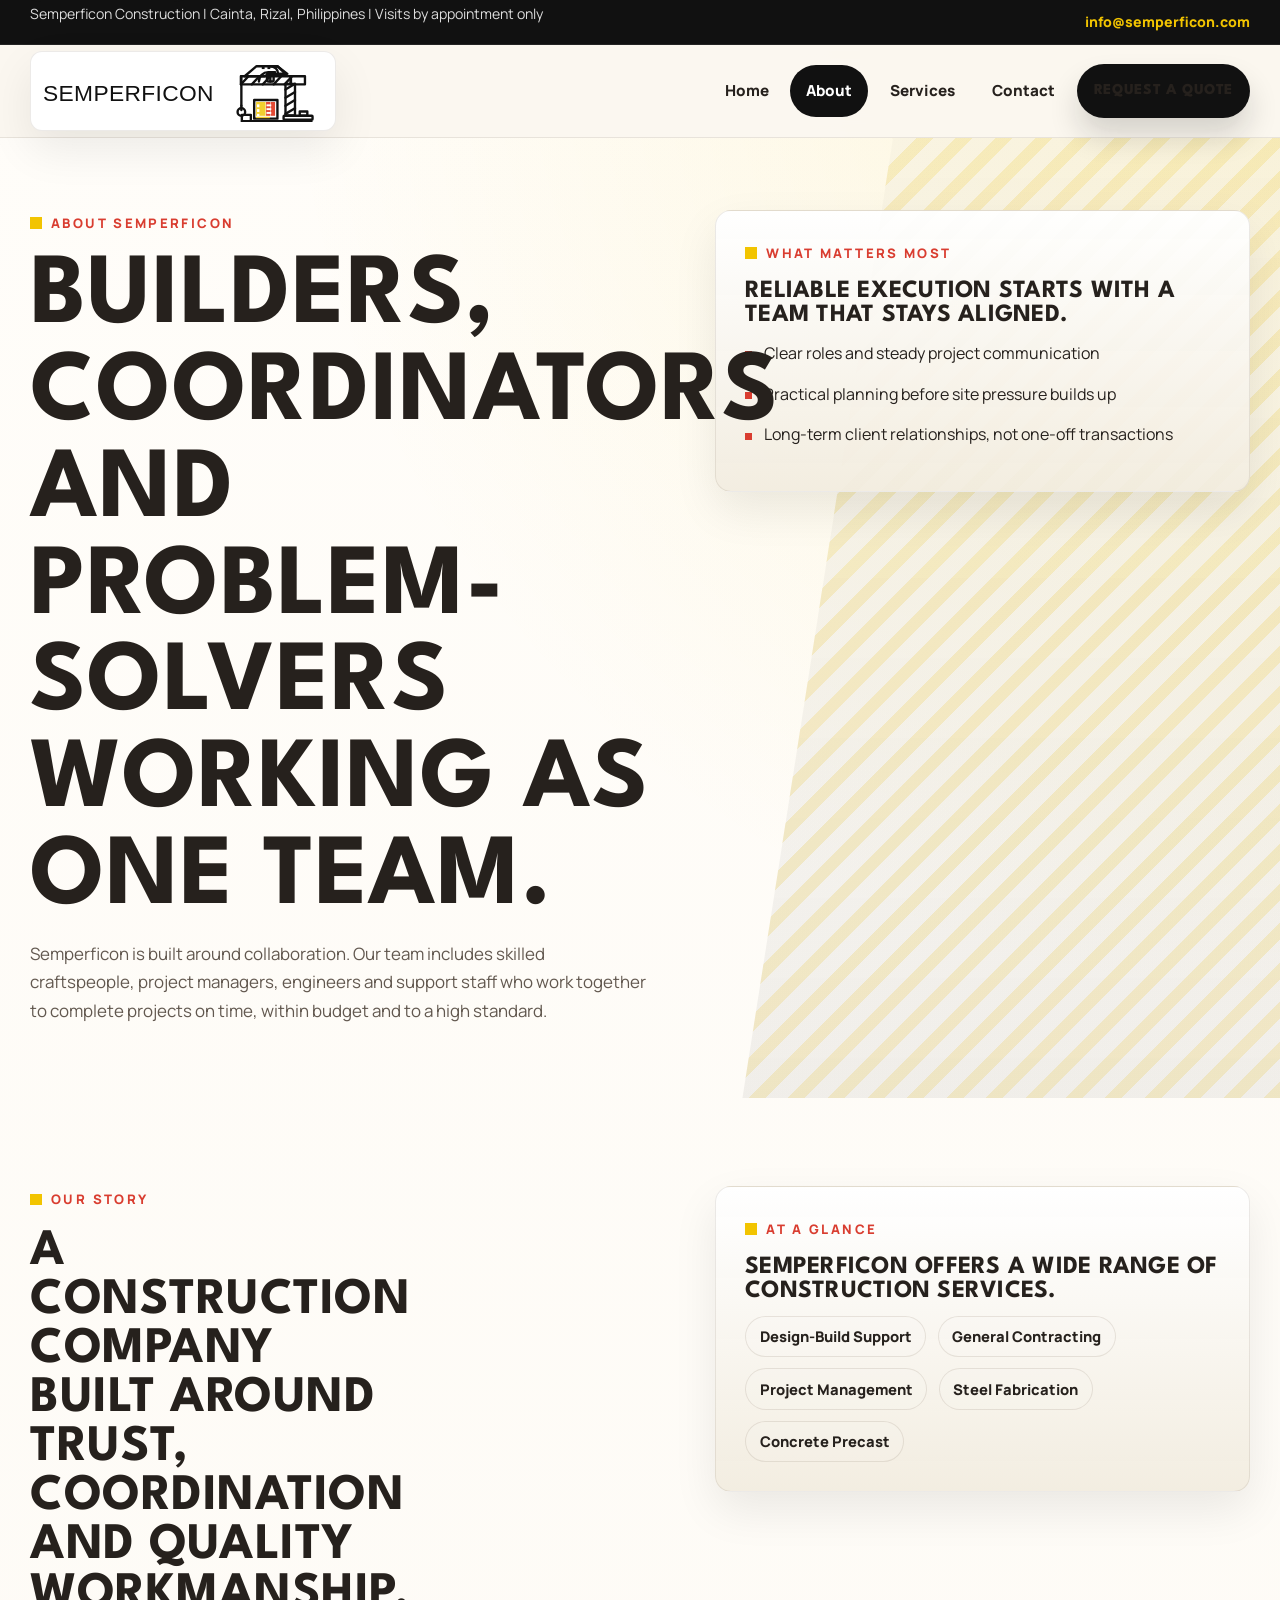
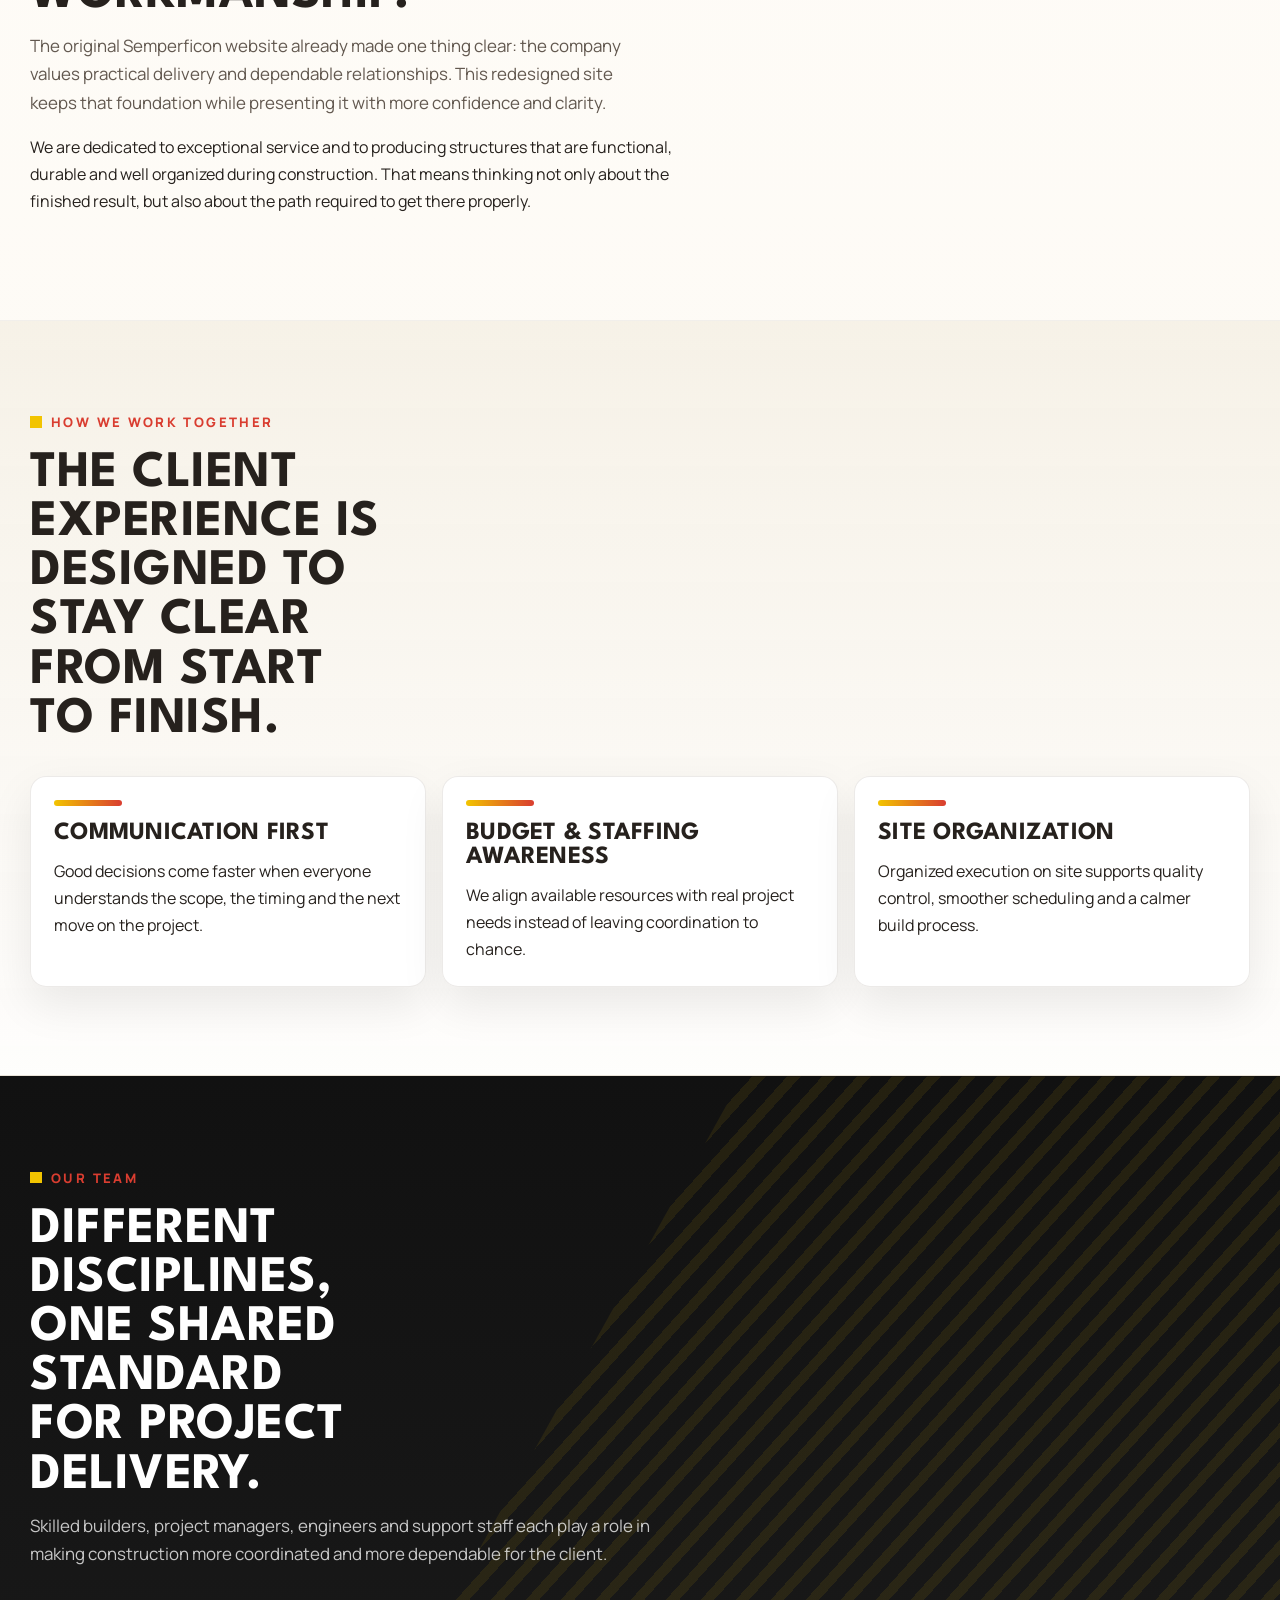
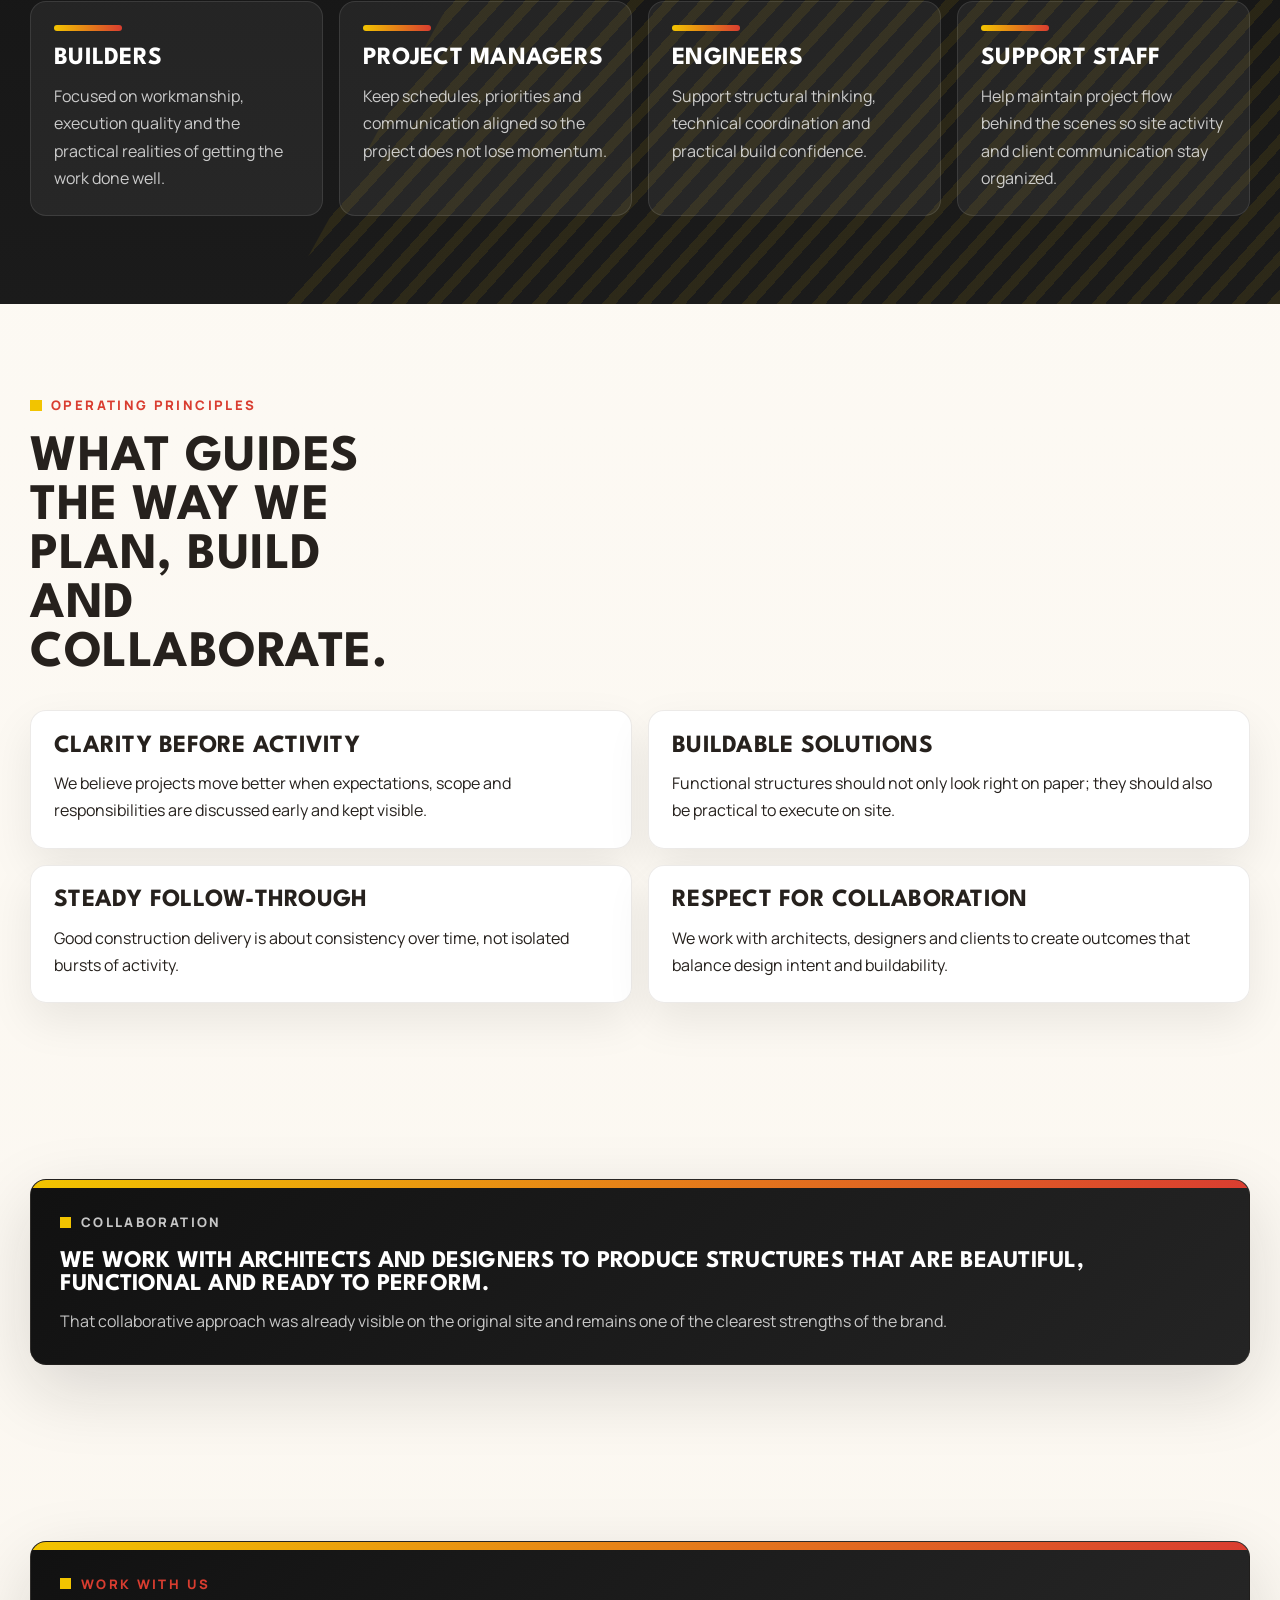
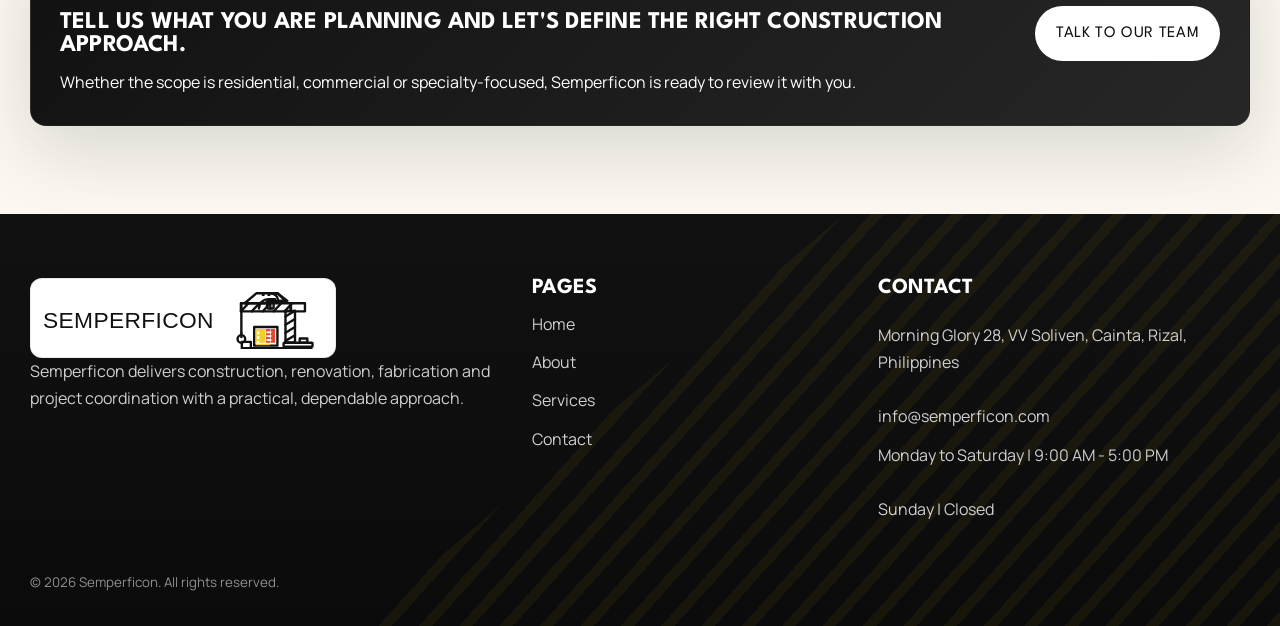
<file: v3/about.html>
<!DOCTYPE html>
<html lang="en">
  <head>
    <meta charset="UTF-8" />
    <meta name="viewport" content="width=device-width, initial-scale=1.0" />
    <meta
      name="description"
      content="Learn more about Semperficon, a construction team delivering organized project execution, collaboration and quality workmanship in Cainta, Rizal, Philippines."
    />
    <title>About Semperficon | Team, Process &amp; Construction Approach</title>
    <link rel="preconnect" href="https://fonts.googleapis.com" />
    <link rel="preconnect" href="https://fonts.gstatic.com" crossorigin />
    <link
      href="https://fonts.googleapis.com/css2?family=League+Spartan:wght@600;700;800&family=Manrope:wght@400;500;600;700;800&display=swap"
      rel="stylesheet"
    />
    <link rel="icon" href="assets/images/logo-semperficon.svg" type="image/svg+xml" />
    <link rel="stylesheet" href="style.css" />
  </head>
  <body>
    <a class="skip-link" href="#main-content">Skip to main content</a>

    <div class="topbar">
      <div class="container topbar-shell">
        <p>Semperficon Construction | Cainta, Rizal, Philippines | Visits by appointment only</p>
        <a href="mailto:info@semperficon.com">info@semperficon.com</a>
      </div>
    </div>

    <header class="site-header">
      <div class="container header-shell">
        <a class="brand" href="index.html" aria-label="Semperficon home">
          <span class="brand-plaque">
            <img src="assets/images/logo-semperficon.svg" alt="Semperficon logo" />
          </span>
        </a>

        <button class="nav-toggle" type="button" aria-expanded="false" aria-controls="site-navigation" aria-label="Toggle navigation">
          <span></span>
          <span></span>
          <span></span>
        </button>

        <nav class="site-nav" id="site-navigation" aria-label="Primary navigation">
          <a href="index.html">Home</a>
          <a href="about.html" aria-current="page">About</a>
          <a href="services.html">Services</a>
          <a href="contact.html">Contact</a>
          <a class="button button--primary button--sm" href="contact.html">Request a Quote</a>
        </nav>
      </div>
    </header>

    <main id="main-content">
      <section class="page-hero">
        <div class="container page-hero-grid">
          <div class="page-hero-copy" data-reveal>
            <p class="kicker">About Semperficon</p>
            <h1 class="page-title">Builders, coordinators and problem-solvers working as one team.</h1>
            <p class="lead">
              Semperficon is built around collaboration. Our team includes skilled craftspeople, project managers,
              engineers and support staff who work together to complete projects on time, within budget and to a high
              standard.
            </p>
          </div>

          <aside class="summary-panel" data-reveal>
            <p class="panel-label">What Matters Most</p>
            <h3>Reliable execution starts with a team that stays aligned.</h3>
            <ul class="outline-list">
              <li>Clear roles and steady project communication</li>
              <li>Practical planning before site pressure builds up</li>
              <li>Long-term client relationships, not one-off transactions</li>
            </ul>
          </aside>
        </div>
      </section>

      <section class="section">
        <div class="container content-grid">
          <div data-reveal>
            <p class="kicker">Our Story</p>
            <h2 class="section-title">A construction company built around trust, coordination and quality workmanship.</h2>
            <p class="lead">
              The original Semperficon website already made one thing clear: the company values practical delivery and
              dependable relationships. This redesigned site keeps that foundation while presenting it with more
              confidence and clarity.
            </p>
            <p>
              We are dedicated to exceptional service and to producing structures that are functional, durable and well
              organized during construction. That means thinking not only about the finished result, but also about the
              path required to get there properly.
            </p>
          </div>

          <aside class="summary-panel" data-reveal>
            <p class="panel-label">At A Glance</p>
            <h3>Semperficon offers a wide range of construction services.</h3>
            <div class="tag-row">
              <span>Design-Build Support</span>
              <span>General Contracting</span>
              <span>Project Management</span>
              <span>Steel Fabrication</span>
              <span>Concrete Precast</span>
            </div>
          </aside>
        </div>
      </section>

      <section class="section section-soft">
        <div class="container">
          <div class="section-header" data-reveal>
            <p class="kicker">How We Work Together</p>
            <h2 class="section-title">The client experience is designed to stay clear from start to finish.</h2>
          </div>

          <div class="grid-3">
            <article class="value-card" data-reveal>
              <h3>Communication First</h3>
              <p>
                Good decisions come faster when everyone understands the scope, the timing and the next move on the
                project.
              </p>
            </article>
            <article class="value-card" data-reveal>
              <h3>Budget &amp; Staffing Awareness</h3>
              <p>
                We align available resources with real project needs instead of leaving coordination to chance.
              </p>
            </article>
            <article class="value-card" data-reveal>
              <h3>Site Organization</h3>
              <p>
                Organized execution on site supports quality control, smoother scheduling and a calmer build process.
              </p>
            </article>
          </div>
        </div>
      </section>

      <section class="section section-dark">
        <div class="container">
          <div class="section-header" data-reveal>
            <p class="kicker">Our Team</p>
            <h2 class="section-title">Different disciplines, one shared standard for project delivery.</h2>
            <p class="lead">
              Skilled builders, project managers, engineers and support staff each play a role in making construction
              more coordinated and more dependable for the client.
            </p>
          </div>

          <div class="grid-4">
            <article class="sector-card dark-card" data-reveal>
              <h3>Builders</h3>
              <p>Focused on workmanship, execution quality and the practical realities of getting the work done well.</p>
            </article>
            <article class="sector-card dark-card" data-reveal>
              <h3>Project Managers</h3>
              <p>Keep schedules, priorities and communication aligned so the project does not lose momentum.</p>
            </article>
            <article class="sector-card dark-card" data-reveal>
              <h3>Engineers</h3>
              <p>Support structural thinking, technical coordination and practical build confidence.</p>
            </article>
            <article class="sector-card dark-card" data-reveal>
              <h3>Support Staff</h3>
              <p>Help maintain project flow behind the scenes so site activity and client communication stay organized.</p>
            </article>
          </div>
        </div>
      </section>

      <section class="section">
        <div class="container">
          <div class="section-header" data-reveal>
            <p class="kicker">Operating Principles</p>
            <h2 class="section-title">What guides the way we plan, build and collaborate.</h2>
          </div>

          <div class="grid-2">
            <article class="card" data-reveal>
              <h3>Clarity Before Activity</h3>
              <p>
                We believe projects move better when expectations, scope and responsibilities are discussed early and
                kept visible.
              </p>
            </article>
            <article class="card" data-reveal>
              <h3>Buildable Solutions</h3>
              <p>
                Functional structures should not only look right on paper; they should also be practical to execute on
                site.
              </p>
            </article>
            <article class="card" data-reveal>
              <h3>Steady Follow-Through</h3>
              <p>
                Good construction delivery is about consistency over time, not isolated bursts of activity.
              </p>
            </article>
            <article class="card" data-reveal>
              <h3>Respect For Collaboration</h3>
              <p>
                We work with architects, designers and clients to create outcomes that balance design intent and
                buildability.
              </p>
            </article>
          </div>
        </div>
      </section>

      <section class="section">
        <div class="container">
          <article class="quote-card" data-reveal>
            <p class="kicker">Collaboration</p>
            <h2>We work with architects and designers to produce structures that are beautiful, functional and ready to perform.</h2>
            <p>
              That collaborative approach was already visible on the original site and remains one of the clearest
              strengths of the brand.
            </p>
          </article>
        </div>
      </section>

      <section class="section">
        <div class="container cta-panel" data-reveal>
          <div>
            <p class="kicker">Work With Us</p>
            <h2>Tell us what you are planning and let's define the right construction approach.</h2>
            <p>
              Whether the scope is residential, commercial or specialty-focused, Semperficon is ready to review it with
              you.
            </p>
          </div>
          <a class="button button--light" href="contact.html">Talk To Our Team</a>
        </div>
      </section>
    </main>

    <footer class="footer">
      <div class="container">
        <div class="footer-grid">
          <div>
            <a class="brand" href="index.html" aria-label="Semperficon home">
              <span class="brand-plaque">
                <img src="assets/images/logo-semperficon.svg" alt="Semperficon logo" />
              </span>
            </a>
            <p>
              Semperficon delivers construction, renovation, fabrication and project coordination with a practical,
              dependable approach.
            </p>
          </div>

          <div>
            <h2>Pages</h2>
            <div class="footer-nav">
              <a href="index.html">Home</a>
              <a href="about.html">About</a>
              <a href="services.html">Services</a>
              <a href="contact.html">Contact</a>
            </div>
          </div>

          <div class="footer-contact">
            <h2>Contact</h2>
            <p>Morning Glory 28, VV Soliven, Cainta, Rizal, Philippines</p>
            <a href="mailto:info@semperficon.com">info@semperficon.com</a>
            <p>Monday to Saturday | 9:00 AM - 5:00 PM</p>
            <p>Sunday | Closed</p>
          </div>
        </div>

        <small>&copy; <span data-current-year></span> Semperficon. All rights reserved.</small>
      </div>
    </footer>

    <script src="script.js"></script>
  </body>
</html>
</file>
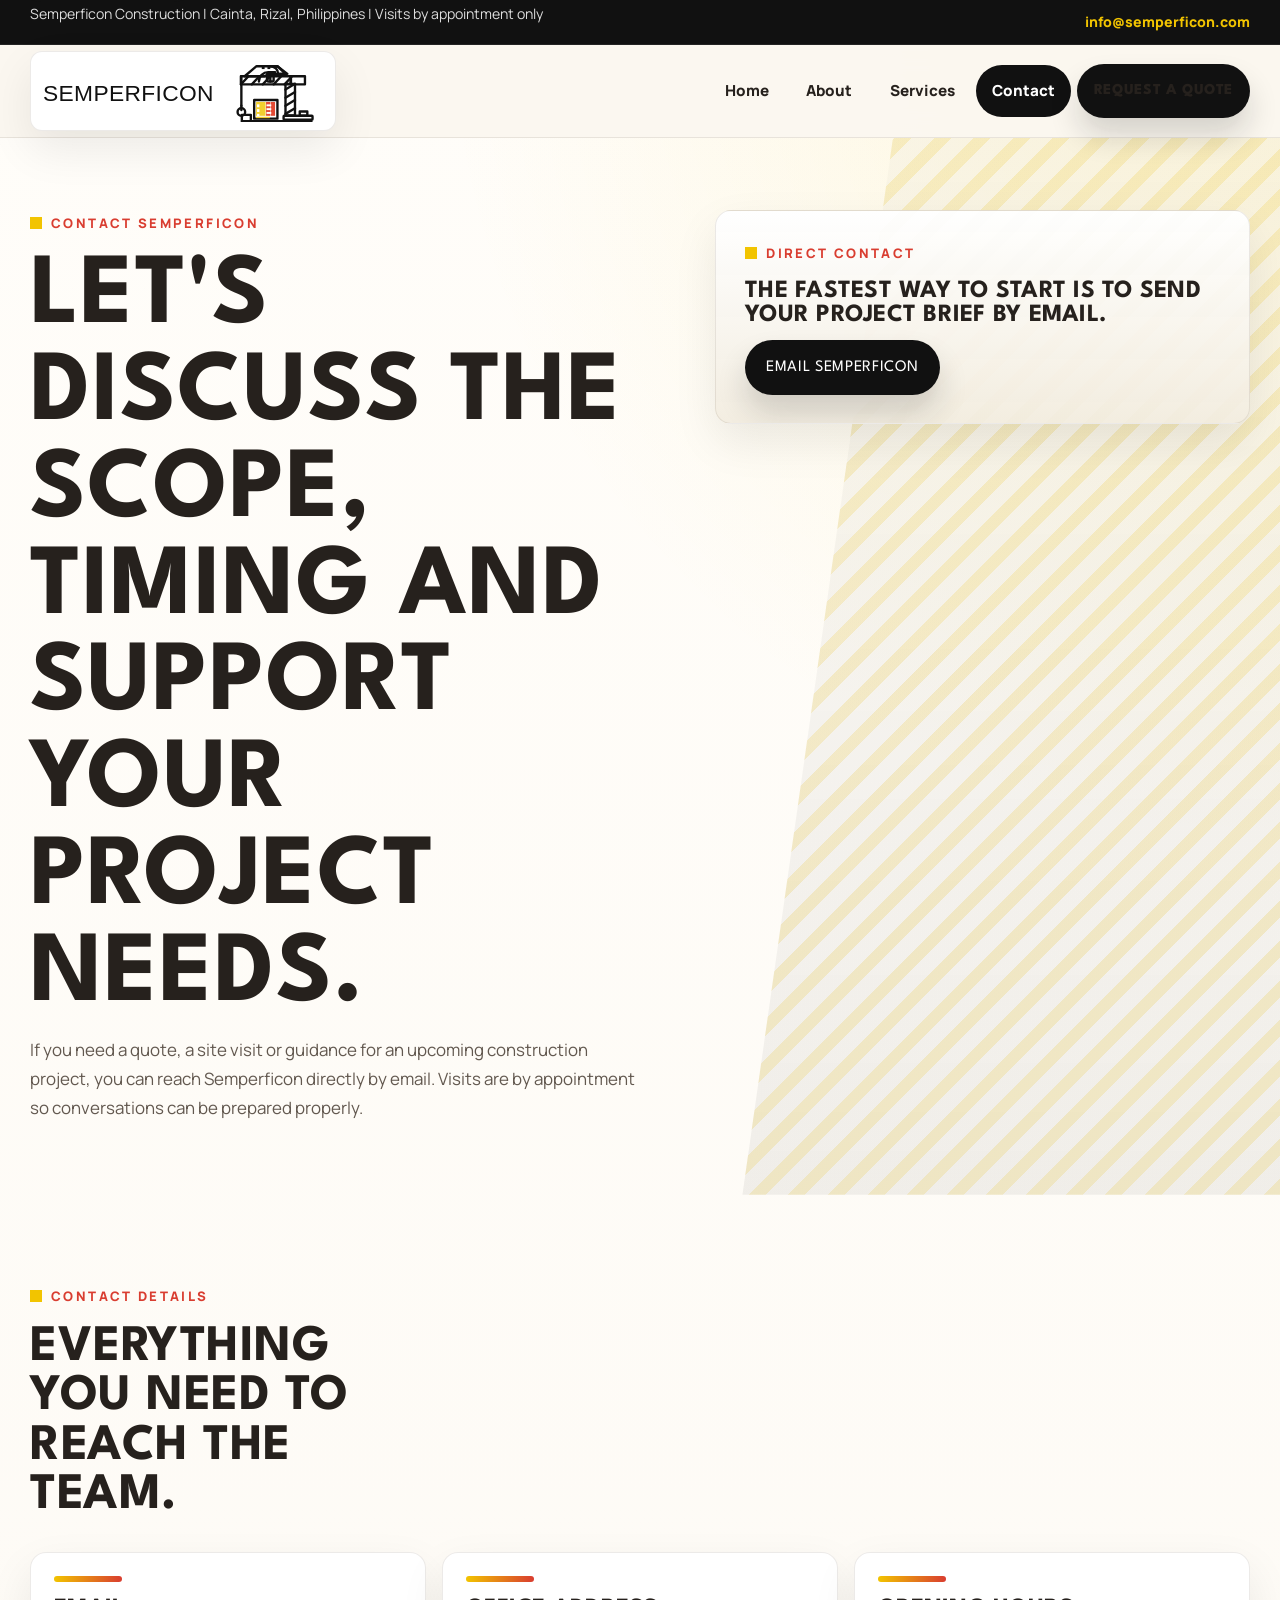
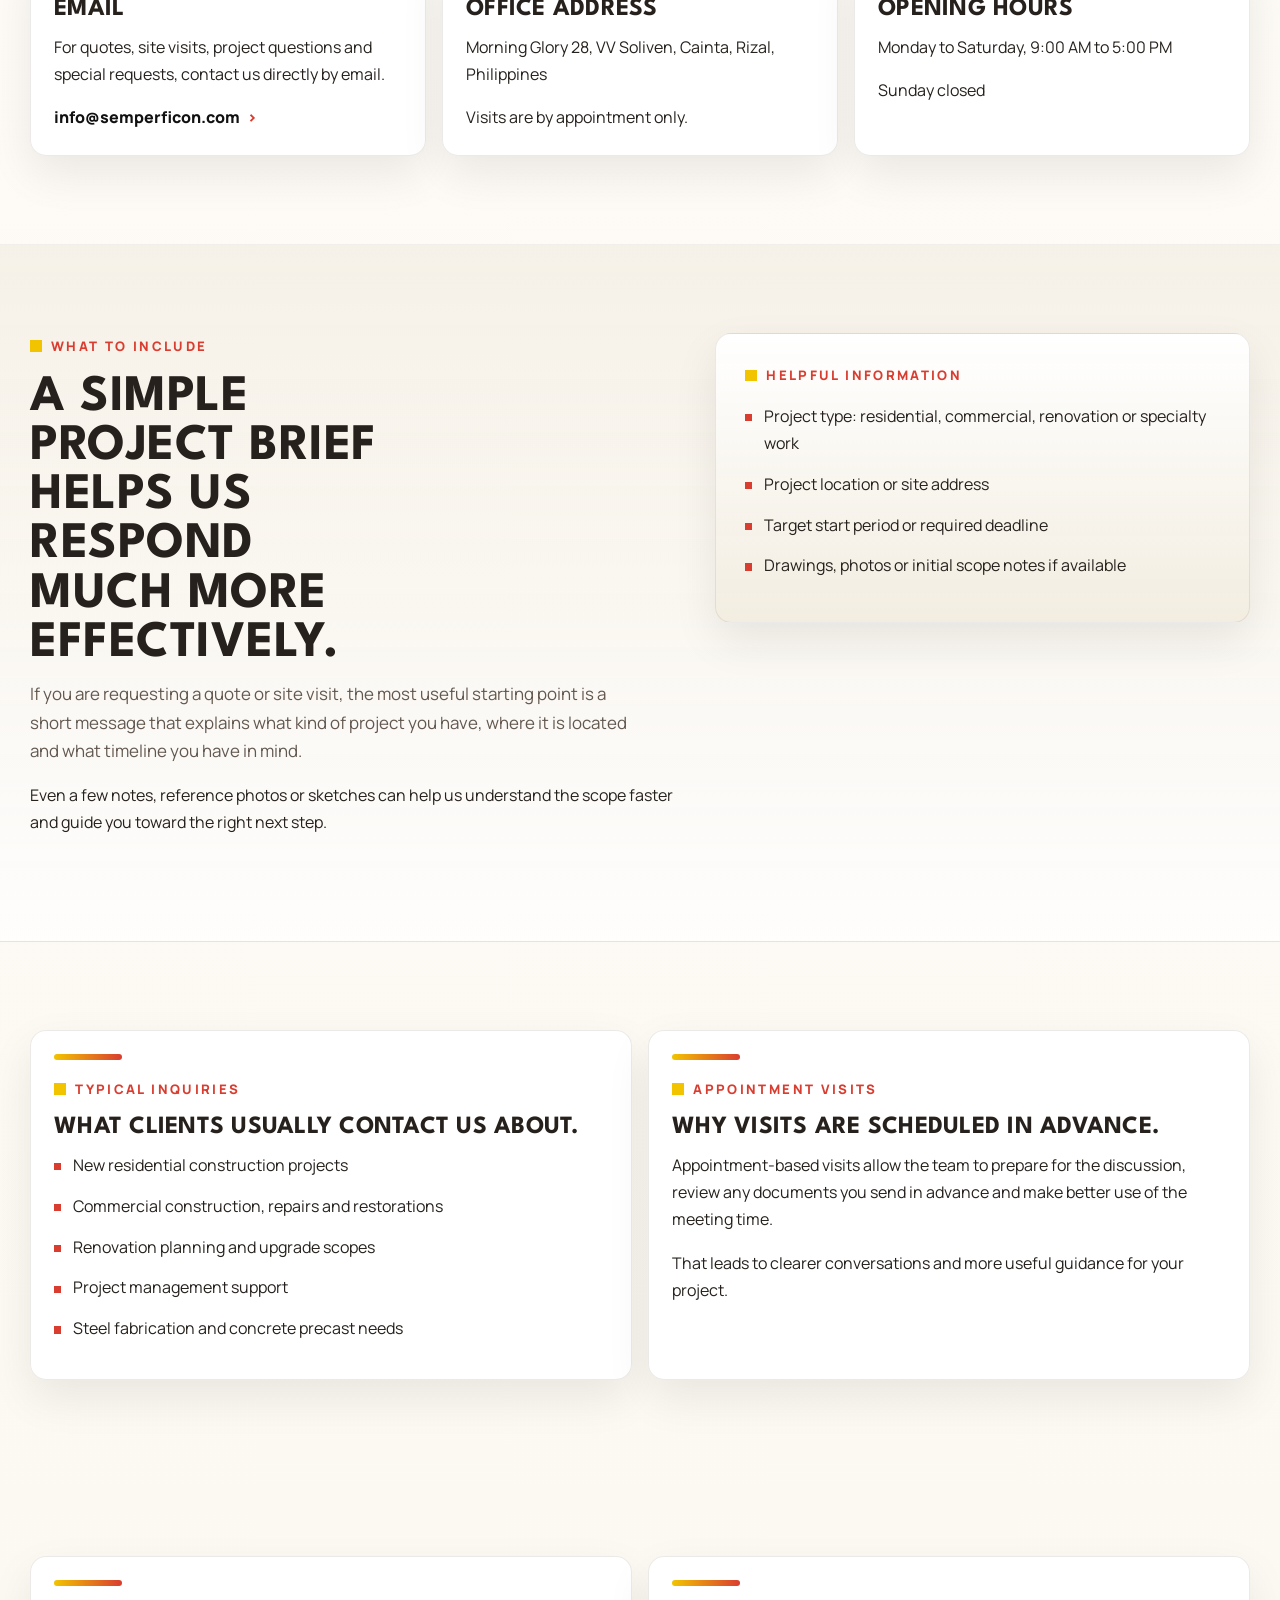
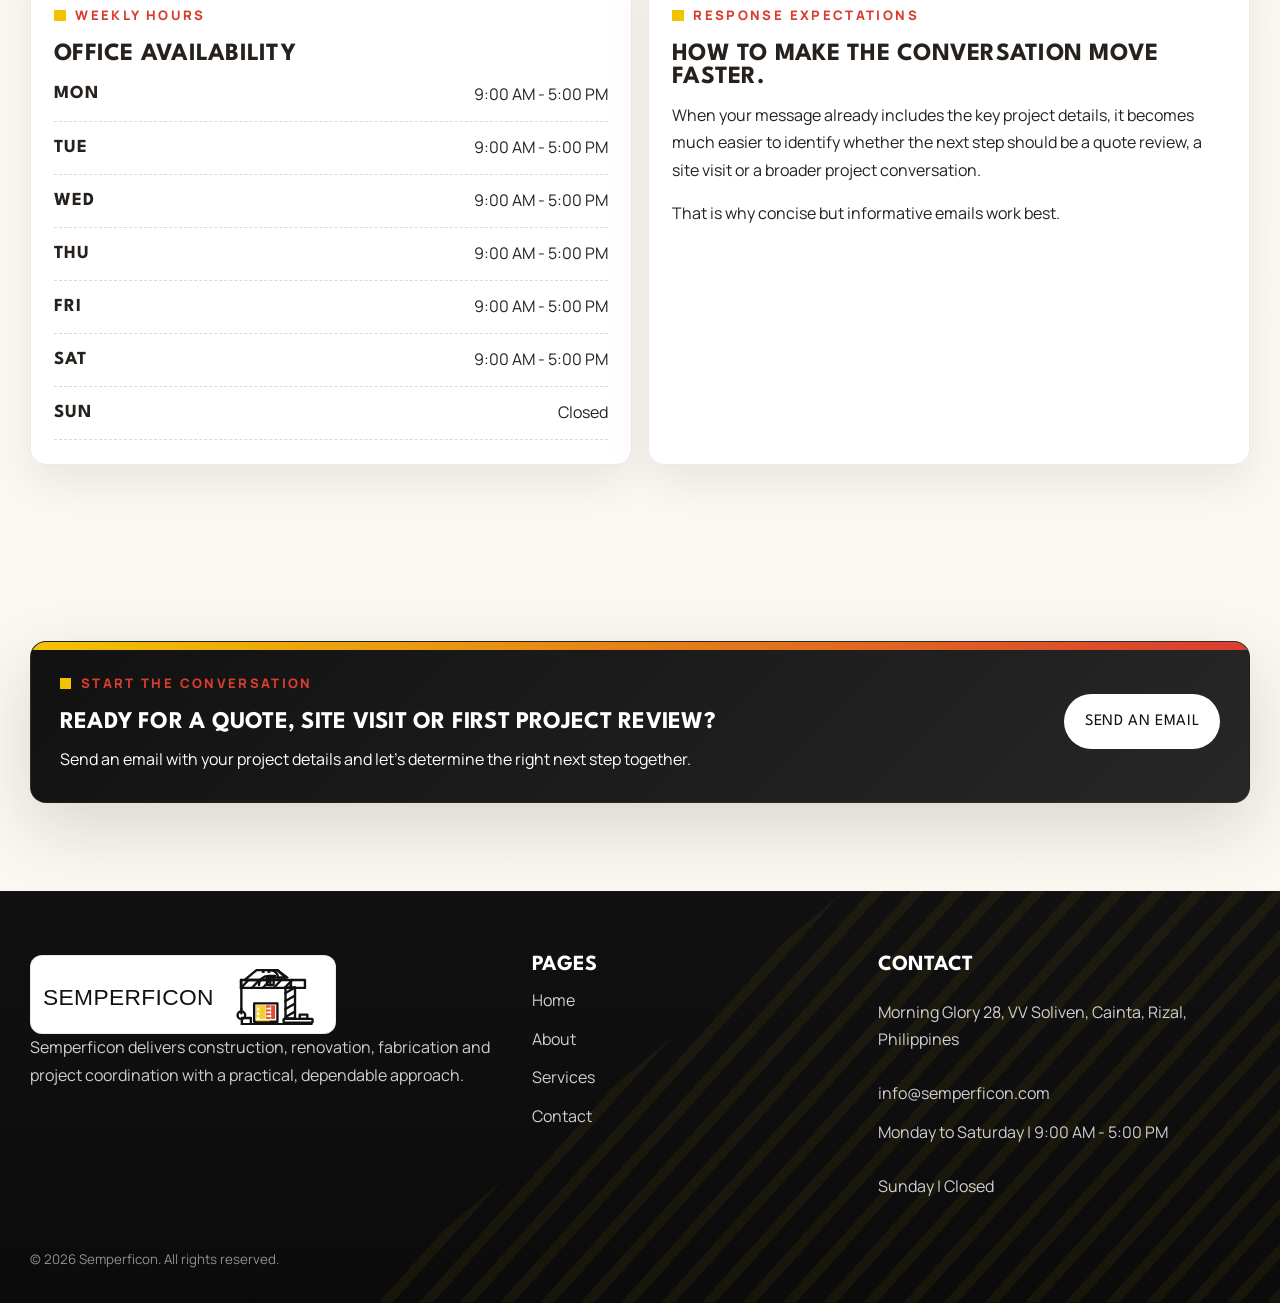
<file: v3/contact.html>
<!DOCTYPE html>
<html lang="en">
  <head>
    <meta charset="UTF-8" />
    <meta name="viewport" content="width=device-width, initial-scale=1.0" />
    <meta
      name="description"
      content="Contact Semperficon in Cainta, Rizal, Philippines for construction, renovation, project management, steel fabrication and concrete precast inquiries."
    />
    <title>Contact | Semperficon Construction</title>
    <link rel="preconnect" href="https://fonts.googleapis.com" />
    <link rel="preconnect" href="https://fonts.gstatic.com" crossorigin />
    <link
      href="https://fonts.googleapis.com/css2?family=League+Spartan:wght@600;700;800&family=Manrope:wght@400;500;600;700;800&display=swap"
      rel="stylesheet"
    />
    <link rel="icon" href="assets/images/logo-semperficon.svg" type="image/svg+xml" />
    <link rel="stylesheet" href="style.css" />
  </head>
  <body>
    <a class="skip-link" href="#main-content">Skip to main content</a>

    <div class="topbar">
      <div class="container topbar-shell">
        <p>Semperficon Construction | Cainta, Rizal, Philippines | Visits by appointment only</p>
        <a href="mailto:info@semperficon.com">info@semperficon.com</a>
      </div>
    </div>

    <header class="site-header">
      <div class="container header-shell">
        <a class="brand" href="index.html" aria-label="Semperficon home">
          <span class="brand-plaque">
            <img src="assets/images/logo-semperficon.svg" alt="Semperficon logo" />
          </span>
        </a>

        <button class="nav-toggle" type="button" aria-expanded="false" aria-controls="site-navigation" aria-label="Toggle navigation">
          <span></span>
          <span></span>
          <span></span>
        </button>

        <nav class="site-nav" id="site-navigation" aria-label="Primary navigation">
          <a href="index.html">Home</a>
          <a href="about.html">About</a>
          <a href="services.html">Services</a>
          <a href="contact.html" aria-current="page">Contact</a>
          <a class="button button--primary button--sm" href="contact.html">Request a Quote</a>
        </nav>
      </div>
    </header>

    <main id="main-content">
      <section class="page-hero">
        <div class="container page-hero-grid">
          <div class="page-hero-copy" data-reveal>
            <p class="kicker">Contact Semperficon</p>
            <h1 class="page-title">Let's discuss the scope, timing and support your project needs.</h1>
            <p class="lead">
              If you need a quote, a site visit or guidance for an upcoming construction project, you can reach
              Semperficon directly by email. Visits are by appointment so conversations can be prepared properly.
            </p>
          </div>

          <aside class="summary-panel" data-reveal>
            <p class="panel-label">Direct Contact</p>
            <h3>The fastest way to start is to send your project brief by email.</h3>
            <a class="button button--primary" href="mailto:info@semperficon.com">Email Semperficon</a>
          </aside>
        </div>
      </section>

      <section class="section">
        <div class="container">
          <div class="section-header" data-reveal>
            <p class="kicker">Contact Details</p>
            <h2 class="section-title">Everything you need to reach the team.</h2>
          </div>

          <div class="grid-3">
            <article class="contact-card" data-reveal>
              <h3>Email</h3>
              <p>For quotes, site visits, project questions and special requests, contact us directly by email.</p>
              <a class="text-link" href="mailto:info@semperficon.com">info@semperficon.com</a>
            </article>
            <article class="contact-card" data-reveal>
              <h3>Office Address</h3>
              <p>Morning Glory 28, VV Soliven, Cainta, Rizal, Philippines</p>
              <p>Visits are by appointment only.</p>
            </article>
            <article class="contact-card" data-reveal>
              <h3>Opening Hours</h3>
              <p>Monday to Saturday, 9:00 AM to 5:00 PM</p>
              <p>Sunday closed</p>
            </article>
          </div>
        </div>
      </section>

      <section class="section section-soft">
        <div class="container content-grid">
          <div data-reveal>
            <p class="kicker">What To Include</p>
            <h2 class="section-title">A simple project brief helps us respond much more effectively.</h2>
            <p class="lead">
              If you are requesting a quote or site visit, the most useful starting point is a short message that
              explains what kind of project you have, where it is located and what timeline you have in mind.
            </p>
            <p>
              Even a few notes, reference photos or sketches can help us understand the scope faster and guide you
              toward the right next step.
            </p>
          </div>

          <aside class="summary-panel" data-reveal>
            <p class="panel-label">Helpful Information</p>
            <ul class="bullet-list">
              <li>Project type: residential, commercial, renovation or specialty work</li>
              <li>Project location or site address</li>
              <li>Target start period or required deadline</li>
              <li>Drawings, photos or initial scope notes if available</li>
            </ul>
          </aside>
        </div>
      </section>

      <section class="section">
        <div class="container grid-2">
          <article class="contact-card" data-reveal>
            <p class="kicker">Typical Inquiries</p>
            <h3>What clients usually contact us about.</h3>
            <ul class="bullet-list">
              <li>New residential construction projects</li>
              <li>Commercial construction, repairs and restorations</li>
              <li>Renovation planning and upgrade scopes</li>
              <li>Project management support</li>
              <li>Steel fabrication and concrete precast needs</li>
            </ul>
          </article>

          <article class="contact-card" data-reveal>
            <p class="kicker">Appointment Visits</p>
            <h3>Why visits are scheduled in advance.</h3>
            <p>
              Appointment-based visits allow the team to prepare for the discussion, review any documents you send in
              advance and make better use of the meeting time.
            </p>
            <p>
              That leads to clearer conversations and more useful guidance for your project.
            </p>
          </article>
        </div>
      </section>

      <section class="section">
        <div class="container grid-2">
          <article class="contact-card" data-reveal>
            <p class="kicker">Weekly Hours</p>
            <h3>Office Availability</h3>
            <div class="hours-list">
              <div class="hours-item"><strong>Mon</strong><span>9:00 AM - 5:00 PM</span></div>
              <div class="hours-item"><strong>Tue</strong><span>9:00 AM - 5:00 PM</span></div>
              <div class="hours-item"><strong>Wed</strong><span>9:00 AM - 5:00 PM</span></div>
              <div class="hours-item"><strong>Thu</strong><span>9:00 AM - 5:00 PM</span></div>
              <div class="hours-item"><strong>Fri</strong><span>9:00 AM - 5:00 PM</span></div>
              <div class="hours-item"><strong>Sat</strong><span>9:00 AM - 5:00 PM</span></div>
              <div class="hours-item"><strong>Sun</strong><span>Closed</span></div>
            </div>
          </article>

          <article class="contact-card" data-reveal>
            <p class="kicker">Response Expectations</p>
            <h3>How to make the conversation move faster.</h3>
            <p>
              When your message already includes the key project details, it becomes much easier to identify whether the
              next step should be a quote review, a site visit or a broader project conversation.
            </p>
            <p>
              That is why concise but informative emails work best.
            </p>
          </article>
        </div>
      </section>

      <section class="section">
        <div class="container cta-panel" data-reveal>
          <div>
            <p class="kicker">Start The Conversation</p>
            <h2>Ready for a quote, site visit or first project review?</h2>
            <p>
              Send an email with your project details and let's determine the right next step together.
            </p>
          </div>
          <a class="button button--light" href="mailto:info@semperficon.com">Send An Email</a>
        </div>
      </section>
    </main>

    <footer class="footer">
      <div class="container">
        <div class="footer-grid">
          <div>
            <a class="brand" href="index.html" aria-label="Semperficon home">
              <span class="brand-plaque">
                <img src="assets/images/logo-semperficon.svg" alt="Semperficon logo" />
              </span>
            </a>
            <p>
              Semperficon delivers construction, renovation, fabrication and project coordination with a practical,
              dependable approach.
            </p>
          </div>

          <div>
            <h2>Pages</h2>
            <div class="footer-nav">
              <a href="index.html">Home</a>
              <a href="about.html">About</a>
              <a href="services.html">Services</a>
              <a href="contact.html">Contact</a>
            </div>
          </div>

          <div class="footer-contact">
            <h2>Contact</h2>
            <p>Morning Glory 28, VV Soliven, Cainta, Rizal, Philippines</p>
            <a href="mailto:info@semperficon.com">info@semperficon.com</a>
            <p>Monday to Saturday | 9:00 AM - 5:00 PM</p>
            <p>Sunday | Closed</p>
          </div>
        </div>

        <small>&copy; <span data-current-year></span> Semperficon. All rights reserved.</small>
      </div>
    </footer>

    <script src="script.js"></script>
  </body>
</html>
</file>
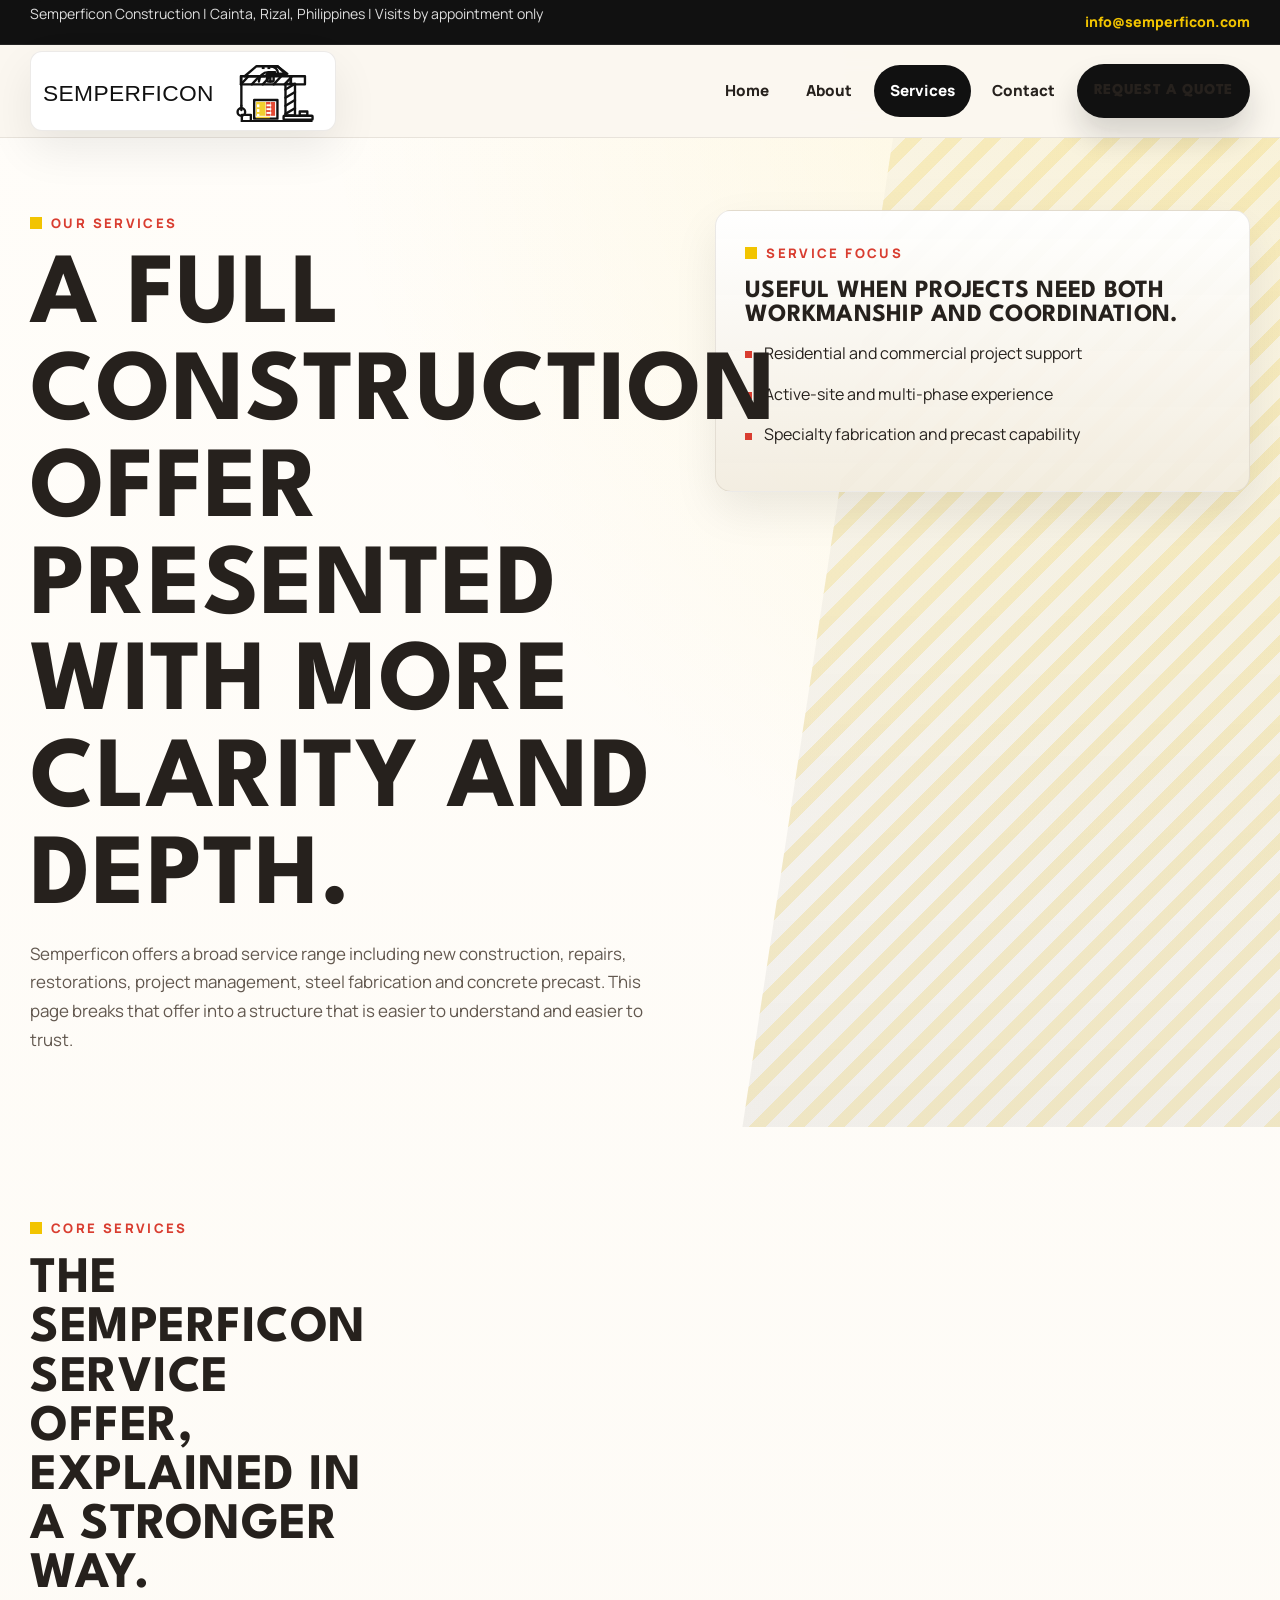
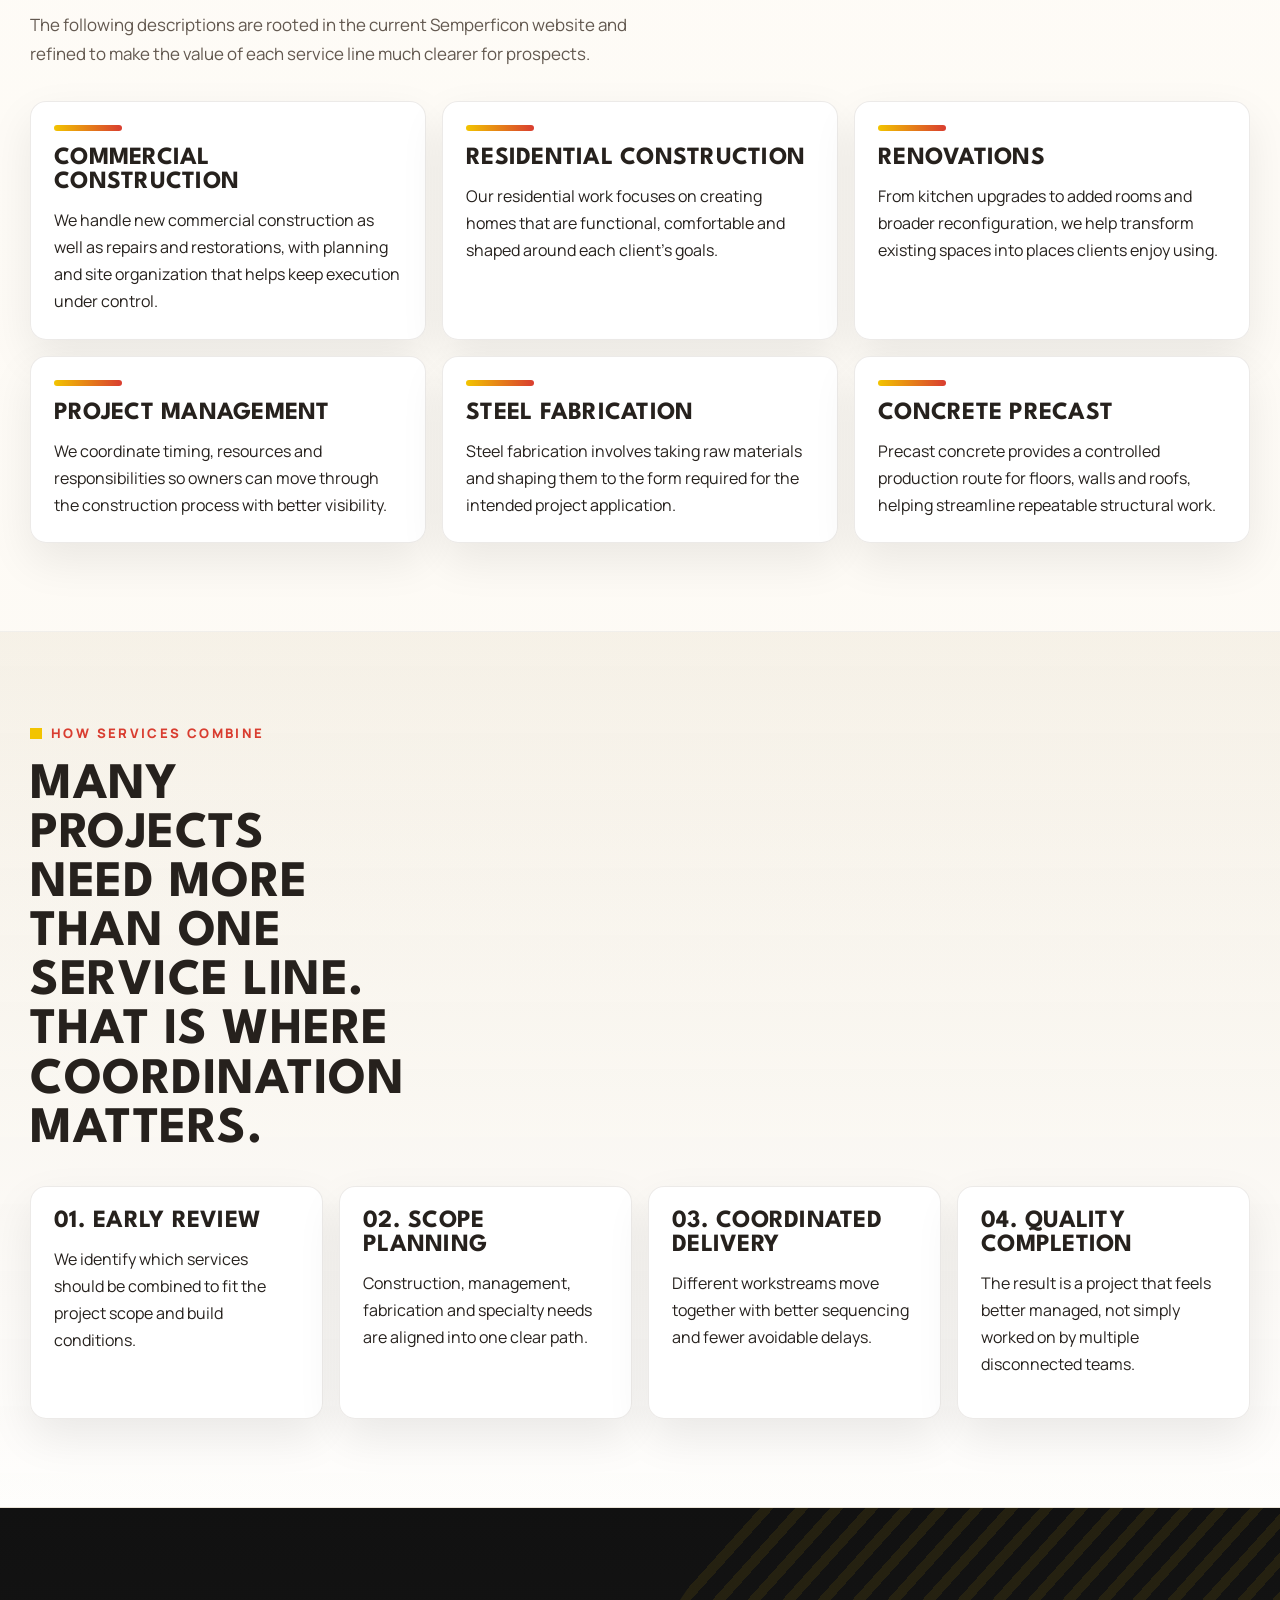
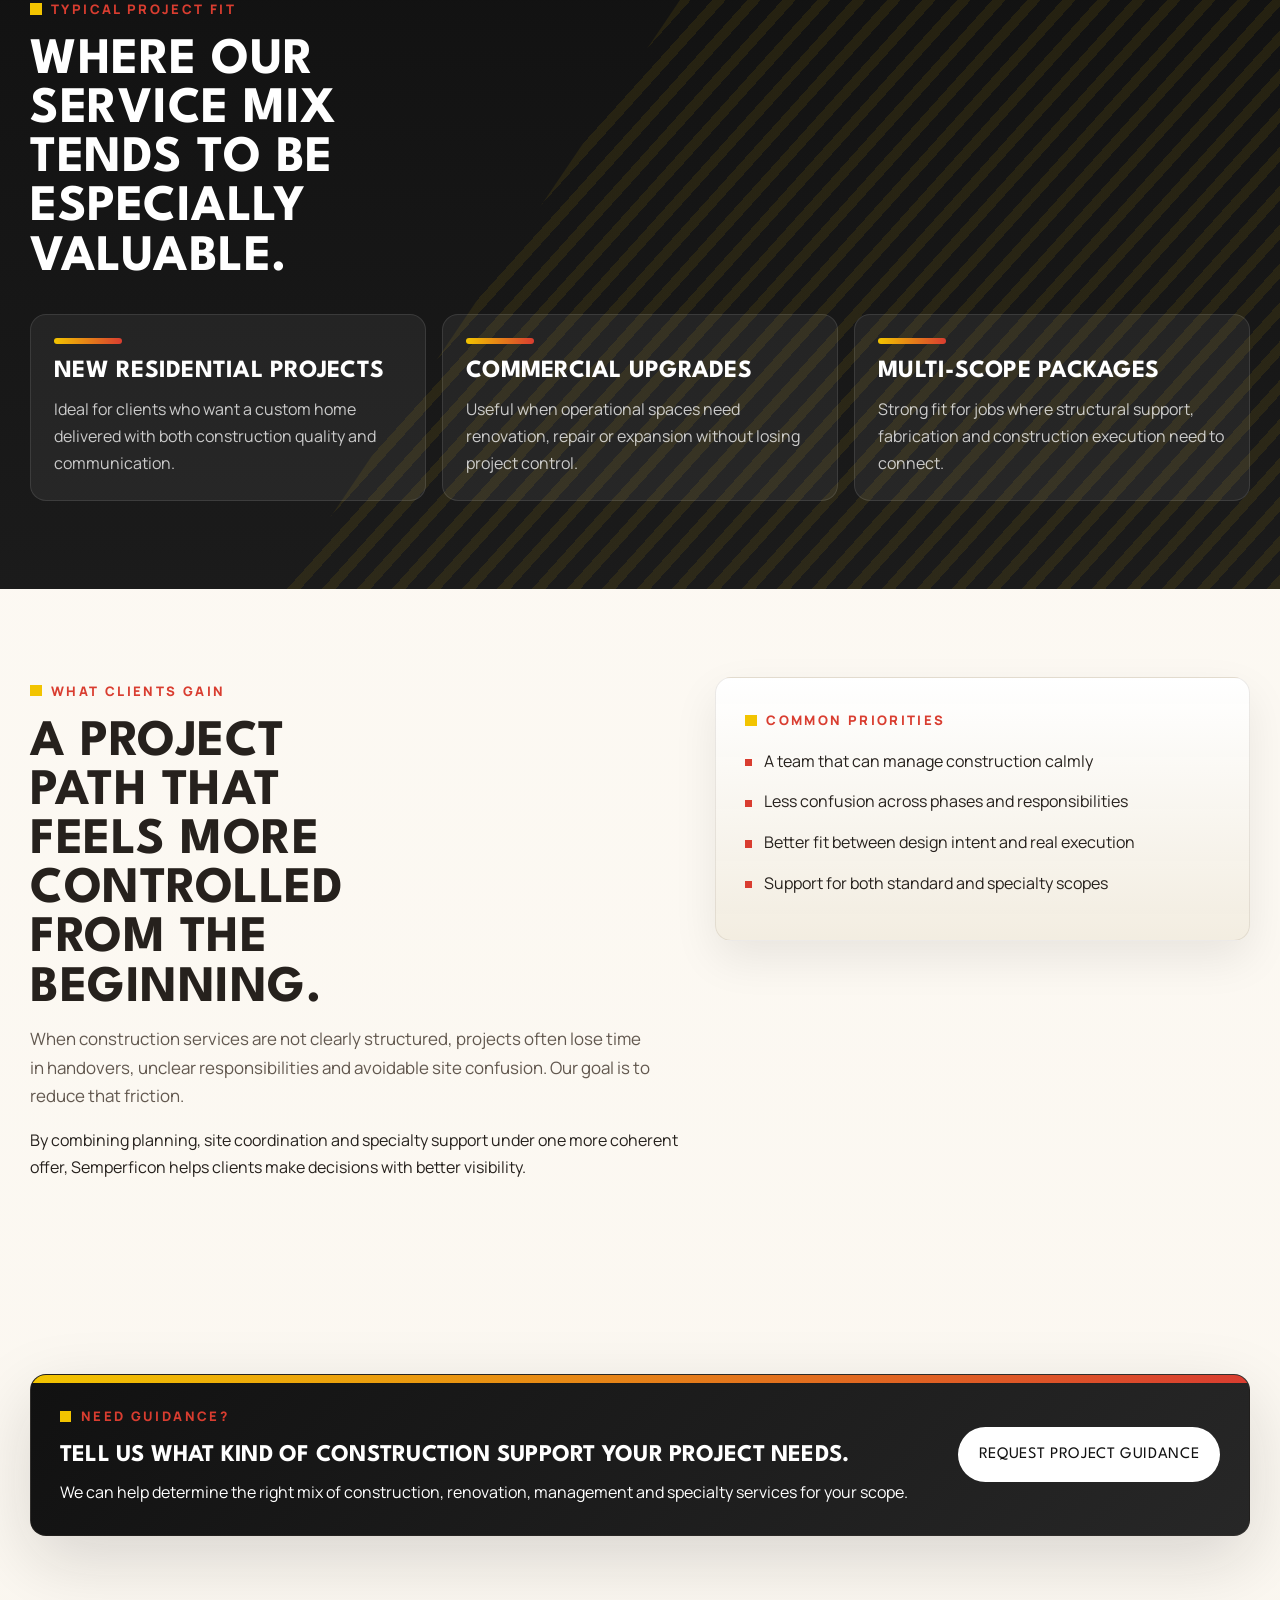
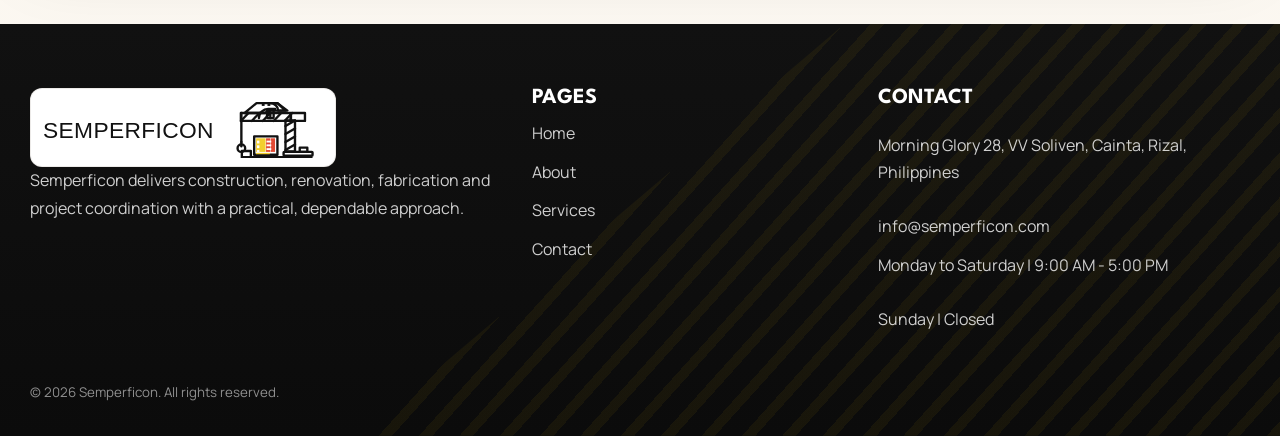
<file: v3/services.html>
<!DOCTYPE html>
<html lang="en">
  <head>
    <meta charset="UTF-8" />
    <meta name="viewport" content="width=device-width, initial-scale=1.0" />
    <meta
      name="description"
      content="Explore Semperficon services including residential construction, commercial construction, renovations, project management, steel fabrication and concrete precast."
    />
    <title>Services | Semperficon Construction Solutions</title>
    <link rel="preconnect" href="https://fonts.googleapis.com" />
    <link rel="preconnect" href="https://fonts.gstatic.com" crossorigin />
    <link
      href="https://fonts.googleapis.com/css2?family=League+Spartan:wght@600;700;800&family=Manrope:wght@400;500;600;700;800&display=swap"
      rel="stylesheet"
    />
    <link rel="icon" href="assets/images/logo-semperficon.svg" type="image/svg+xml" />
    <link rel="stylesheet" href="style.css" />
  </head>
  <body>
    <a class="skip-link" href="#main-content">Skip to main content</a>

    <div class="topbar">
      <div class="container topbar-shell">
        <p>Semperficon Construction | Cainta, Rizal, Philippines | Visits by appointment only</p>
        <a href="mailto:info@semperficon.com">info@semperficon.com</a>
      </div>
    </div>

    <header class="site-header">
      <div class="container header-shell">
        <a class="brand" href="index.html" aria-label="Semperficon home">
          <span class="brand-plaque">
            <img src="assets/images/logo-semperficon.svg" alt="Semperficon logo" />
          </span>
        </a>

        <button class="nav-toggle" type="button" aria-expanded="false" aria-controls="site-navigation" aria-label="Toggle navigation">
          <span></span>
          <span></span>
          <span></span>
        </button>

        <nav class="site-nav" id="site-navigation" aria-label="Primary navigation">
          <a href="index.html">Home</a>
          <a href="about.html">About</a>
          <a href="services.html" aria-current="page">Services</a>
          <a href="contact.html">Contact</a>
          <a class="button button--primary button--sm" href="contact.html">Request a Quote</a>
        </nav>
      </div>
    </header>

    <main id="main-content">
      <section class="page-hero">
        <div class="container page-hero-grid">
          <div class="page-hero-copy" data-reveal>
            <p class="kicker">Our Services</p>
            <h1 class="page-title">A full construction offer presented with more clarity and depth.</h1>
            <p class="lead">
              Semperficon offers a broad service range including new construction, repairs, restorations, project
              management, steel fabrication and concrete precast. This page breaks that offer into a structure that is
              easier to understand and easier to trust.
            </p>
          </div>

          <aside class="summary-panel" data-reveal>
            <p class="panel-label">Service Focus</p>
            <h3>Useful when projects need both workmanship and coordination.</h3>
            <ul class="outline-list">
              <li>Residential and commercial project support</li>
              <li>Active-site and multi-phase experience</li>
              <li>Specialty fabrication and precast capability</li>
            </ul>
          </aside>
        </div>
      </section>

      <section class="section">
        <div class="container">
          <div class="section-header" data-reveal>
            <p class="kicker">Core Services</p>
            <h2 class="section-title">The Semperficon service offer, explained in a stronger way.</h2>
            <p class="lead">
              The following descriptions are rooted in the current Semperficon website and refined to make the value of
              each service line much clearer for prospects.
            </p>
          </div>

          <div class="grid-3">
            <article class="service-card" data-reveal>
              <h3>Commercial Construction</h3>
              <p>
                We handle new commercial construction as well as repairs and restorations, with planning and site
                organization that helps keep execution under control.
              </p>
            </article>
            <article class="service-card" data-reveal>
              <h3>Residential Construction</h3>
              <p>
                Our residential work focuses on creating homes that are functional, comfortable and shaped around each
                client's goals.
              </p>
            </article>
            <article class="service-card" data-reveal>
              <h3>Renovations</h3>
              <p>
                From kitchen upgrades to added rooms and broader reconfiguration, we help transform existing spaces into
                places clients enjoy using.
              </p>
            </article>
            <article class="service-card" data-reveal>
              <h3>Project Management</h3>
              <p>
                We coordinate timing, resources and responsibilities so owners can move through the construction process
                with better visibility.
              </p>
            </article>
            <article class="service-card" data-reveal>
              <h3>Steel Fabrication</h3>
              <p>
                Steel fabrication involves taking raw materials and shaping them to the form required for the intended
                project application.
              </p>
            </article>
            <article class="service-card" data-reveal>
              <h3>Concrete Precast</h3>
              <p>
                Precast concrete provides a controlled production route for floors, walls and roofs, helping streamline
                repeatable structural work.
              </p>
            </article>
          </div>
        </div>
      </section>

      <section class="section section-soft">
        <div class="container">
          <div class="section-header" data-reveal>
            <p class="kicker">How Services Combine</p>
            <h2 class="section-title">Many projects need more than one service line. That is where coordination matters.</h2>
          </div>

          <div class="grid-4">
            <article class="process-card" data-reveal>
              <h3>01. Early Review</h3>
              <p>We identify which services should be combined to fit the project scope and build conditions.</p>
            </article>
            <article class="process-card" data-reveal>
              <h3>02. Scope Planning</h3>
              <p>Construction, management, fabrication and specialty needs are aligned into one clear path.</p>
            </article>
            <article class="process-card" data-reveal>
              <h3>03. Coordinated Delivery</h3>
              <p>Different workstreams move together with better sequencing and fewer avoidable delays.</p>
            </article>
            <article class="process-card" data-reveal>
              <h3>04. Quality Completion</h3>
              <p>The result is a project that feels better managed, not simply worked on by multiple disconnected teams.</p>
            </article>
          </div>
        </div>
      </section>

      <section class="section section-dark">
        <div class="container">
          <div class="section-header" data-reveal>
            <p class="kicker">Typical Project Fit</p>
            <h2 class="section-title">Where our service mix tends to be especially valuable.</h2>
          </div>

          <div class="grid-3">
            <article class="sector-card dark-card" data-reveal>
              <h3>New Residential Projects</h3>
              <p>Ideal for clients who want a custom home delivered with both construction quality and communication.</p>
            </article>
            <article class="sector-card dark-card" data-reveal>
              <h3>Commercial Upgrades</h3>
              <p>Useful when operational spaces need renovation, repair or expansion without losing project control.</p>
            </article>
            <article class="sector-card dark-card" data-reveal>
              <h3>Multi-Scope Packages</h3>
              <p>Strong fit for jobs where structural support, fabrication and construction execution need to connect.</p>
            </article>
          </div>
        </div>
      </section>

      <section class="section">
        <div class="container content-grid">
          <div data-reveal>
            <p class="kicker">What Clients Gain</p>
            <h2 class="section-title">A project path that feels more controlled from the beginning.</h2>
            <p class="lead">
              When construction services are not clearly structured, projects often lose time in handovers, unclear
              responsibilities and avoidable site confusion. Our goal is to reduce that friction.
            </p>
            <p>
              By combining planning, site coordination and specialty support under one more coherent offer, Semperficon
              helps clients make decisions with better visibility.
            </p>
          </div>

          <aside class="summary-panel" data-reveal>
            <p class="panel-label">Common Priorities</p>
            <ul class="bullet-list">
              <li>A team that can manage construction calmly</li>
              <li>Less confusion across phases and responsibilities</li>
              <li>Better fit between design intent and real execution</li>
              <li>Support for both standard and specialty scopes</li>
            </ul>
          </aside>
        </div>
      </section>

      <section class="section">
        <div class="container cta-panel" data-reveal>
          <div>
            <p class="kicker">Need Guidance?</p>
            <h2>Tell us what kind of construction support your project needs.</h2>
            <p>
              We can help determine the right mix of construction, renovation, management and specialty services for
              your scope.
            </p>
          </div>
          <a class="button button--light" href="contact.html">Request Project Guidance</a>
        </div>
      </section>
    </main>

    <footer class="footer">
      <div class="container">
        <div class="footer-grid">
          <div>
            <a class="brand" href="index.html" aria-label="Semperficon home">
              <span class="brand-plaque">
                <img src="assets/images/logo-semperficon.svg" alt="Semperficon logo" />
              </span>
            </a>
            <p>
              Semperficon delivers construction, renovation, fabrication and project coordination with a practical,
              dependable approach.
            </p>
          </div>

          <div>
            <h2>Pages</h2>
            <div class="footer-nav">
              <a href="index.html">Home</a>
              <a href="about.html">About</a>
              <a href="services.html">Services</a>
              <a href="contact.html">Contact</a>
            </div>
          </div>

          <div class="footer-contact">
            <h2>Contact</h2>
            <p>Morning Glory 28, VV Soliven, Cainta, Rizal, Philippines</p>
            <a href="mailto:info@semperficon.com">info@semperficon.com</a>
            <p>Monday to Saturday | 9:00 AM - 5:00 PM</p>
            <p>Sunday | Closed</p>
          </div>
        </div>

        <small>&copy; <span data-current-year></span> Semperficon. All rights reserved.</small>
      </div>
    </footer>

    <script src="script.js"></script>
  </body>
</html>
</file>
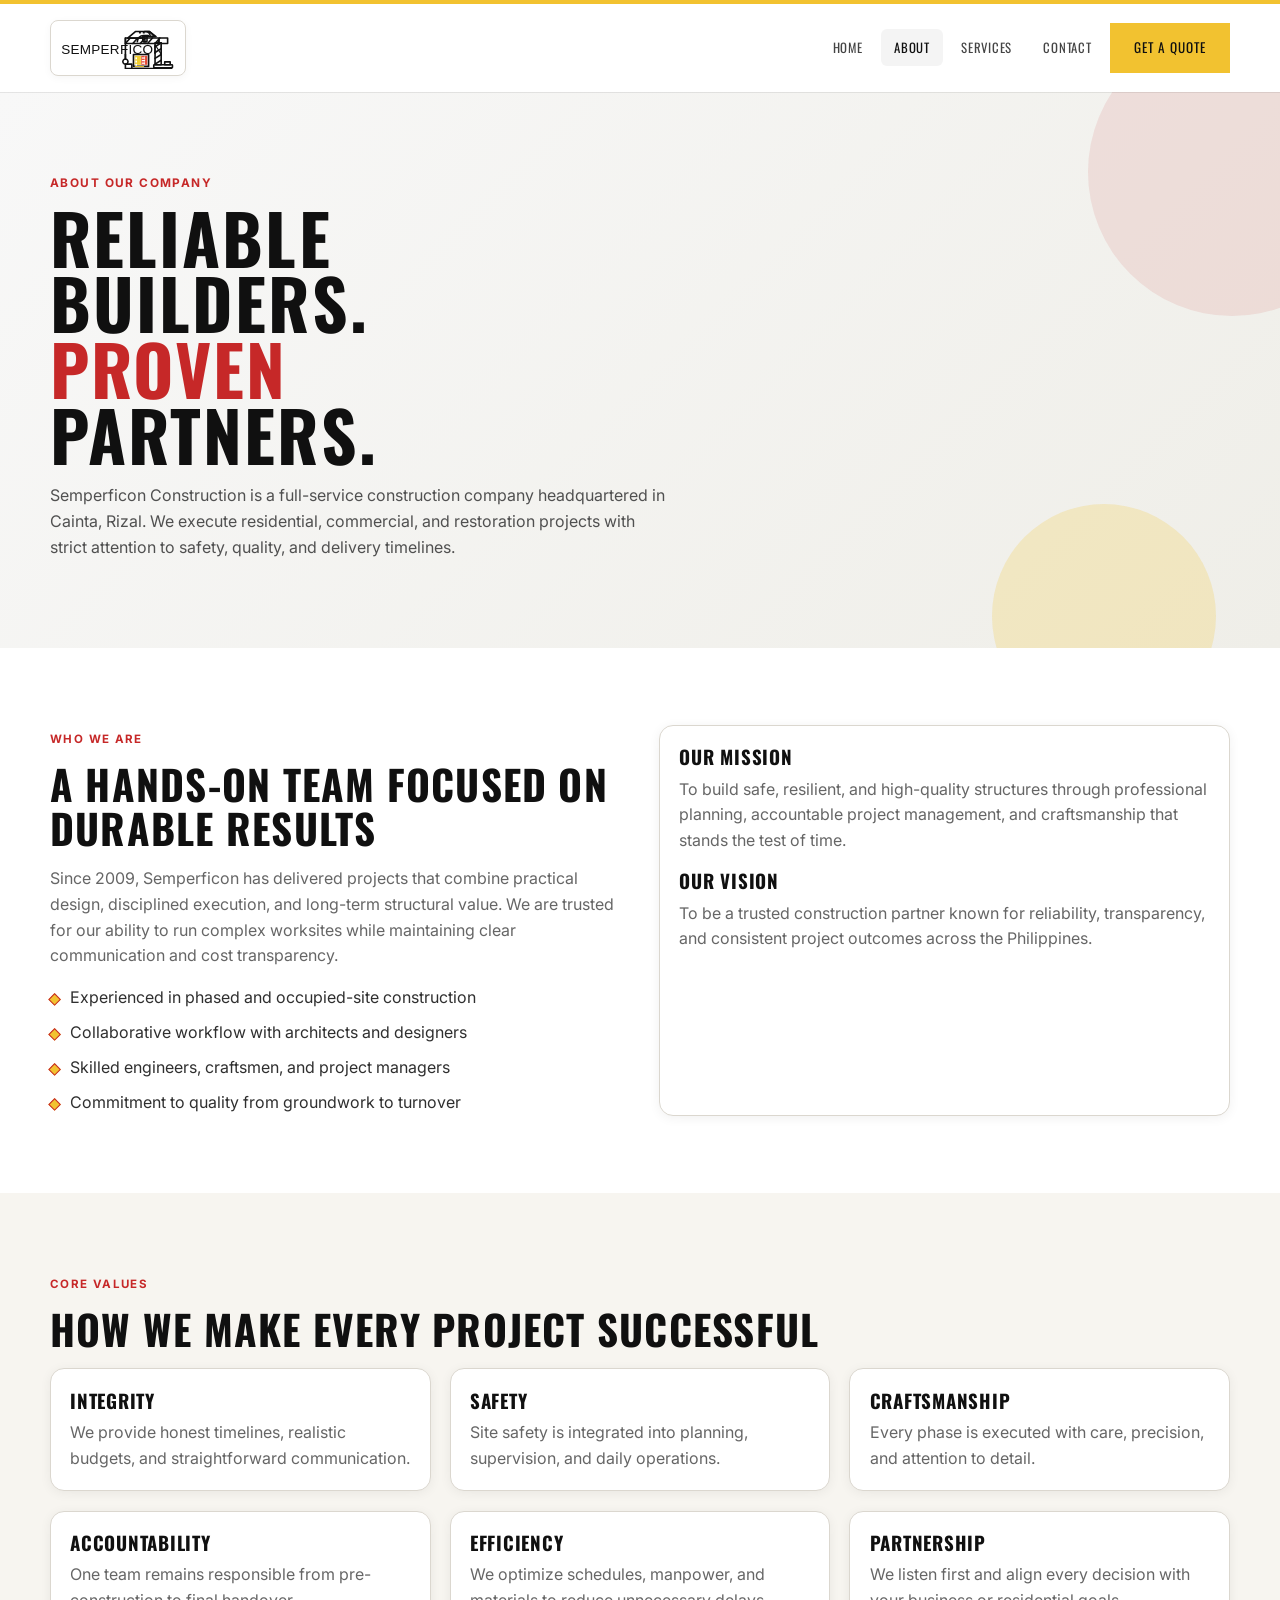
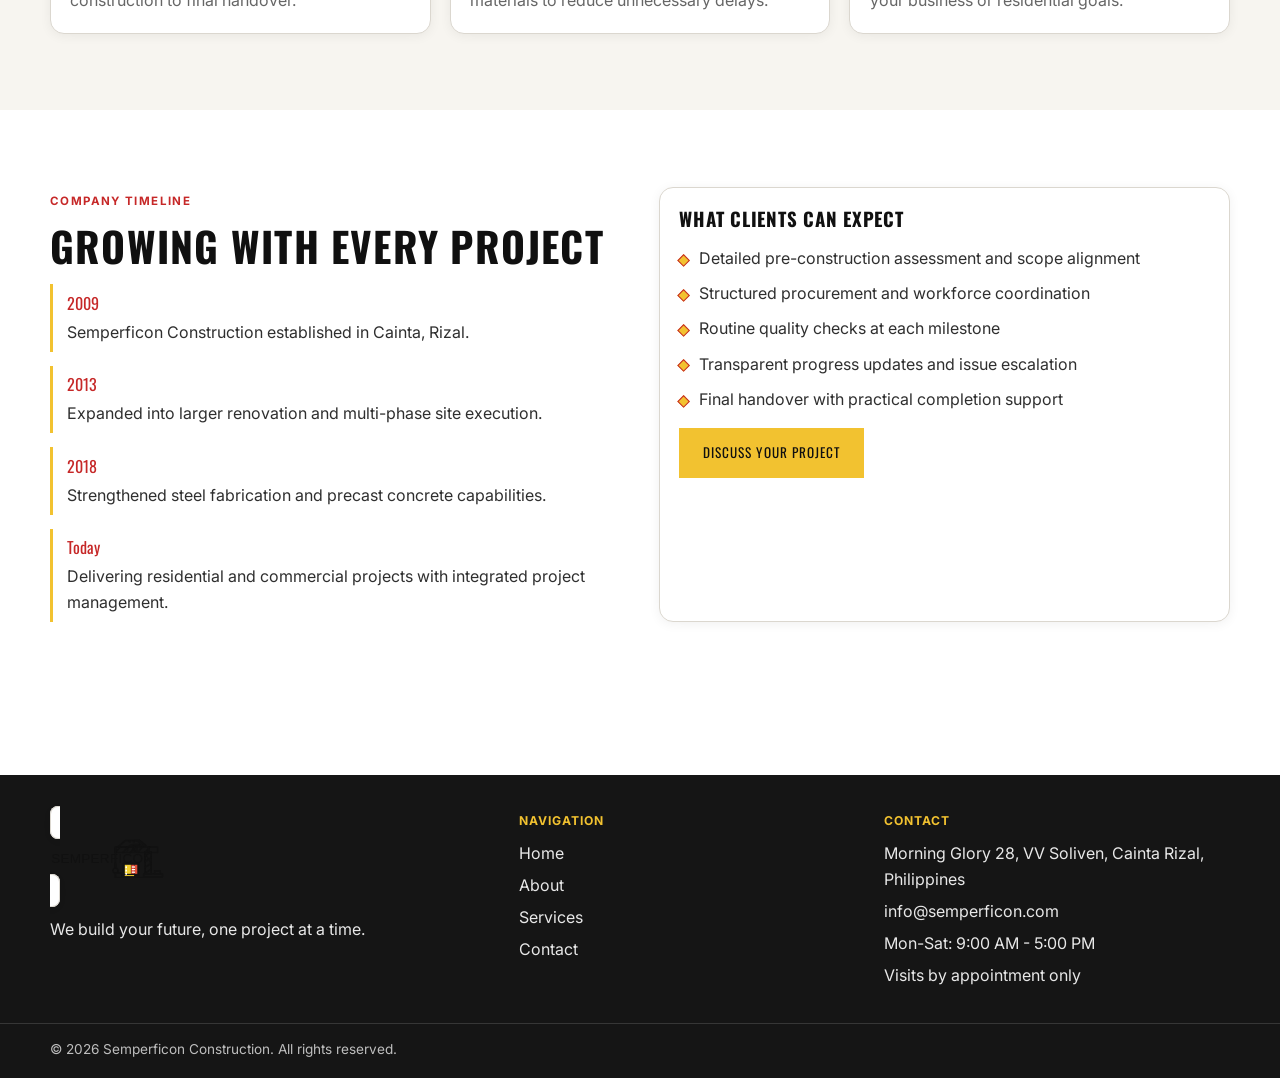
<file: v4/about.html>
<!DOCTYPE html>
<html lang="en">
<head>
  <meta charset="UTF-8">
  <meta name="viewport" content="width=device-width, initial-scale=1.0">
  <title>About Semperficon | Construction Company Profile</title>
  <meta name="description" content="Learn about Semperficon Construction, our mission, values, and disciplined approach to quality construction delivery.">
  <meta name="theme-color" content="#f2c230">
  <link rel="preconnect" href="https://fonts.googleapis.com">
  <link rel="preconnect" href="https://fonts.gstatic.com" crossorigin>
  <link href="https://fonts.googleapis.com/css2?family=Inter:wght@400;500;600;700&family=Oswald:wght@400;500;600;700&display=swap" rel="stylesheet">
  <link rel="stylesheet" href="style.css">
</head>
<body>
  <header class="site-header" id="site-header">
    <div class="container navbar">
      <a class="logo-wrap" href="index.html" aria-label="Semperficon home">
        <img src="assets/images/logo-semperficon.svg" alt="Semperficon Construction logo">
      </a>

      <button class="nav-toggle" id="nav-toggle" aria-expanded="false" aria-label="Toggle navigation">
        <span></span><span></span><span></span>
      </button>

      <nav>
        <ul class="nav-links" id="nav-links">
          <li><a class="nav-link" href="index.html">Home</a></li>
          <li><a class="nav-link" href="about.html">About</a></li>
          <li><a class="nav-link" href="services.html">Services</a></li>
          <li><a class="nav-link" href="contact.html">Contact</a></li>
          <li><a class="btn btn-primary" href="contact.html">Get a Quote</a></li>
        </ul>
      </nav>
    </div>
  </header>

  <main>
    <section class="page-hero">
      <div class="container">
        <p class="hero-eyebrow reveal" data-reveal>About our company</p>
        <h1 class="hero-title reveal" data-reveal>Reliable Builders. <span>Proven</span> Partners.</h1>
        <p class="hero-sub reveal" data-reveal>
          Semperficon Construction is a full-service construction company headquartered in Cainta, Rizal.
          We execute residential, commercial, and restoration projects with strict attention to safety, quality, and delivery timelines.
        </p>
      </div>
    </section>

    <section class="section">
      <div class="container grid-2">
        <div class="reveal" data-reveal>
          <p class="section-tag">Who We Are</p>
          <h2 class="section-title">A hands-on team focused on durable results</h2>
          <p class="section-intro">
            Since 2009, Semperficon has delivered projects that combine practical design, disciplined execution,
            and long-term structural value. We are trusted for our ability to run complex worksites while maintaining
            clear communication and cost transparency.
          </p>
          <ul class="check-list">
            <li>Experienced in phased and occupied-site construction</li>
            <li>Collaborative workflow with architects and designers</li>
            <li>Skilled engineers, craftsmen, and project managers</li>
            <li>Commitment to quality from groundwork to turnover</li>
          </ul>
        </div>
        <article class="card reveal" data-reveal>
          <h3>Our Mission</h3>
          <p>
            To build safe, resilient, and high-quality structures through professional planning,
            accountable project management, and craftsmanship that stands the test of time.
          </p>
          <h3 style="margin-top: 1rem;">Our Vision</h3>
          <p>
            To be a trusted construction partner known for reliability, transparency, and consistent project outcomes across the Philippines.
          </p>
        </article>
      </div>
    </section>

    <section class="section section-alt">
      <div class="container">
        <p class="section-tag reveal" data-reveal>Core Values</p>
        <h2 class="section-title reveal" data-reveal>How we make every project successful</h2>
        <div class="grid-3" style="margin-top: 1.1rem;">
          <article class="card reveal" data-reveal>
            <h3>Integrity</h3>
            <p>We provide honest timelines, realistic budgets, and straightforward communication.</p>
          </article>
          <article class="card reveal" data-reveal>
            <h3>Safety</h3>
            <p>Site safety is integrated into planning, supervision, and daily operations.</p>
          </article>
          <article class="card reveal" data-reveal>
            <h3>Craftsmanship</h3>
            <p>Every phase is executed with care, precision, and attention to detail.</p>
          </article>
          <article class="card reveal" data-reveal>
            <h3>Accountability</h3>
            <p>One team remains responsible from pre-construction to final handover.</p>
          </article>
          <article class="card reveal" data-reveal>
            <h3>Efficiency</h3>
            <p>We optimize schedules, manpower, and materials to reduce unnecessary delays.</p>
          </article>
          <article class="card reveal" data-reveal>
            <h3>Partnership</h3>
            <p>We listen first and align every decision with your business or residential goals.</p>
          </article>
        </div>
      </div>
    </section>

    <section class="section">
      <div class="container grid-2">
        <div class="reveal" data-reveal>
          <p class="section-tag">Company Timeline</p>
          <h2 class="section-title">Growing with every project</h2>
          <div class="timeline">
            <article class="timeline-item">
              <span class="timeline-year">2009</span>
              <p>Semperficon Construction established in Cainta, Rizal.</p>
            </article>
            <article class="timeline-item">
              <span class="timeline-year">2013</span>
              <p>Expanded into larger renovation and multi-phase site execution.</p>
            </article>
            <article class="timeline-item">
              <span class="timeline-year">2018</span>
              <p>Strengthened steel fabrication and precast concrete capabilities.</p>
            </article>
            <article class="timeline-item">
              <span class="timeline-year">Today</span>
              <p>Delivering residential and commercial projects with integrated project management.</p>
            </article>
          </div>
        </div>

        <div class="card reveal" data-reveal>
          <h3>What clients can expect</h3>
          <ul class="check-list">
            <li>Detailed pre-construction assessment and scope alignment</li>
            <li>Structured procurement and workforce coordination</li>
            <li>Routine quality checks at each milestone</li>
            <li>Transparent progress updates and issue escalation</li>
            <li>Final handover with practical completion support</li>
          </ul>
          <p style="margin-top: 1rem;"><a class="btn btn-primary" href="contact.html">Discuss Your Project</a></p>
        </div>
      </div>
    </section>
  </main>

  <footer class="site-footer">
    <div class="container footer-main">
      <div>
        <a class="logo-wrap" href="index.html" aria-label="Semperficon home">
          <img src="assets/images/logo-semperficon.svg" alt="Semperficon Construction logo">
        </a>
        <p style="margin-top: 0.8rem;">We build your future, one project at a time.</p>
      </div>

      <div>
        <h4>Navigation</h4>
        <ul class="footer-links">
          <li><a href="index.html">Home</a></li>
          <li><a href="about.html">About</a></li>
          <li><a href="services.html">Services</a></li>
          <li><a href="contact.html">Contact</a></li>
        </ul>
      </div>

      <div>
        <h4>Contact</h4>
        <ul class="footer-contact">
          <li>Morning Glory 28, VV Soliven, Cainta Rizal, Philippines</li>
          <li><a href="mailto:info@semperficon.com">info@semperficon.com</a></li>
          <li>Mon-Sat: 9:00 AM - 5:00 PM</li>
          <li>Visits by appointment only</li>
        </ul>
      </div>
    </div>
    <div class="footer-bottom">
      <div class="container">&copy; <span id="copy-year"></span> Semperficon Construction. All rights reserved.</div>
    </div>
  </footer>

  <script src="script.js"></script>
</body>
</html>
</file>
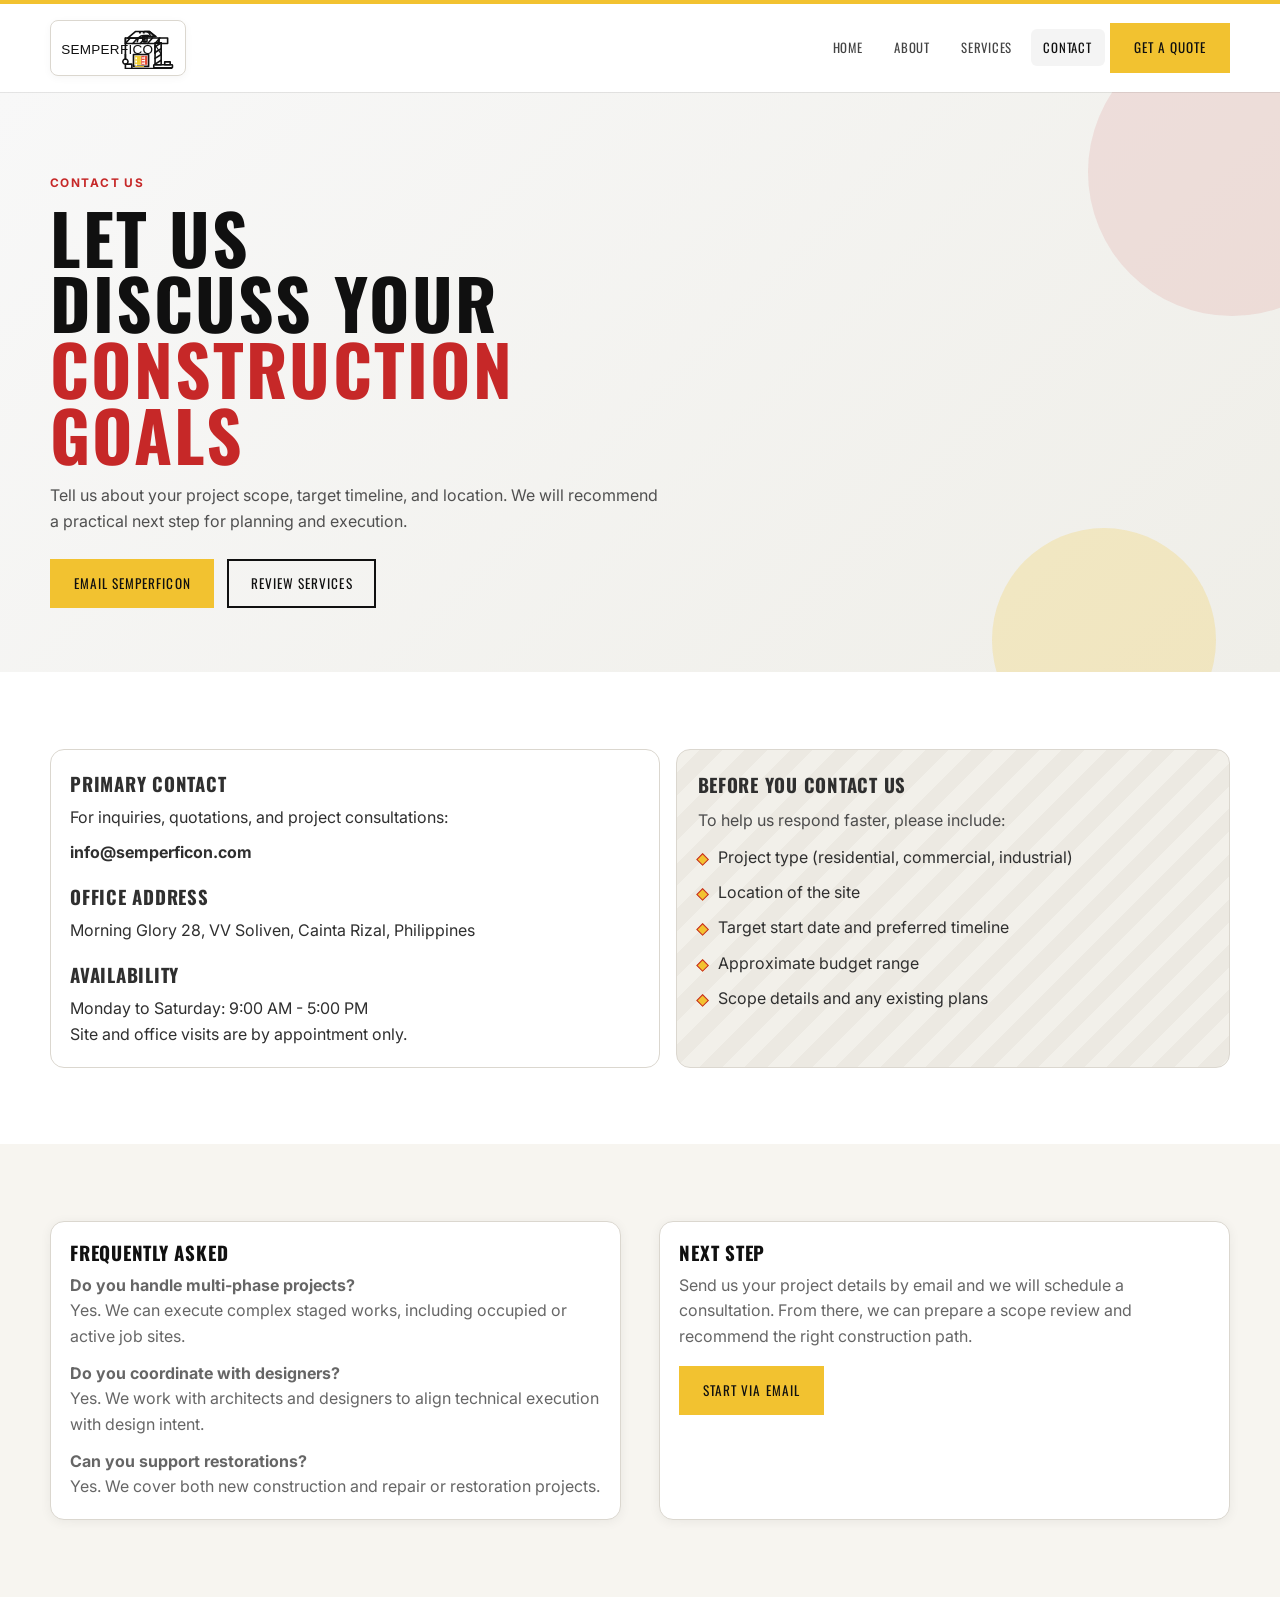
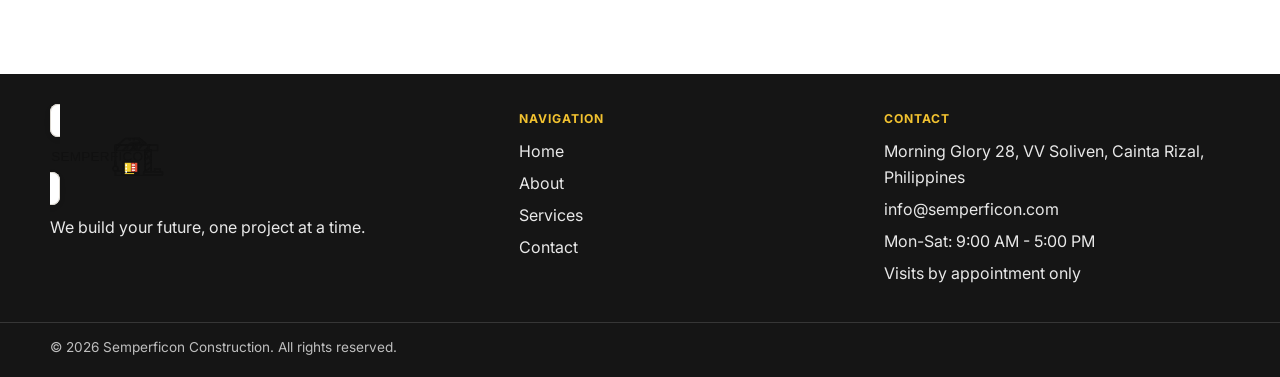
<file: v4/contact.html>
<!DOCTYPE html>
<html lang="en">
<head>
  <meta charset="UTF-8">
  <meta name="viewport" content="width=device-width, initial-scale=1.0">
  <title>Contact Semperficon | Construction Consultation</title>
  <meta name="description" content="Contact Semperficon Construction for project consultations and quotations in the Philippines.">
  <meta name="theme-color" content="#f2c230">
  <link rel="preconnect" href="https://fonts.googleapis.com">
  <link rel="preconnect" href="https://fonts.gstatic.com" crossorigin>
  <link href="https://fonts.googleapis.com/css2?family=Inter:wght@400;500;600;700&family=Oswald:wght@400;500;600;700&display=swap" rel="stylesheet">
  <link rel="stylesheet" href="style.css">
</head>
<body>
  <header class="site-header" id="site-header">
    <div class="container navbar">
      <a class="logo-wrap" href="index.html" aria-label="Semperficon home">
        <img src="assets/images/logo-semperficon.svg" alt="Semperficon Construction logo">
      </a>

      <button class="nav-toggle" id="nav-toggle" aria-expanded="false" aria-label="Toggle navigation">
        <span></span><span></span><span></span>
      </button>

      <nav>
        <ul class="nav-links" id="nav-links">
          <li><a class="nav-link" href="index.html">Home</a></li>
          <li><a class="nav-link" href="about.html">About</a></li>
          <li><a class="nav-link" href="services.html">Services</a></li>
          <li><a class="nav-link" href="contact.html">Contact</a></li>
          <li><a class="btn btn-primary" href="contact.html">Get a Quote</a></li>
        </ul>
      </nav>
    </div>
  </header>

  <main>
    <section class="page-hero">
      <div class="container">
        <p class="hero-eyebrow reveal" data-reveal>Contact us</p>
        <h1 class="hero-title reveal" data-reveal>Let us discuss your <span>construction goals</span></h1>
        <p class="hero-sub reveal" data-reveal>
          Tell us about your project scope, target timeline, and location.
          We will recommend a practical next step for planning and execution.
        </p>
        <div class="hero-actions reveal" data-reveal>
          <a class="btn btn-primary" href="mailto:info@semperficon.com">Email Semperficon</a>
          <a class="btn btn-outline" href="services.html">Review Services</a>
        </div>
      </div>
    </section>

    <section class="section">
      <div class="container contact-grid">
        <div class="contact-card reveal" data-reveal>
          <h3>Primary Contact</h3>
          <p>For inquiries, quotations, and project consultations:</p>
          <p style="margin-top: 0.6rem;"><a href="mailto:info@semperficon.com"><strong>info@semperficon.com</strong></a></p>

          <h3 style="margin-top: 1rem;">Office Address</h3>
          <p>Morning Glory 28, VV Soliven, Cainta Rizal, Philippines</p>

          <h3 style="margin-top: 1rem;">Availability</h3>
          <p>Monday to Saturday: 9:00 AM - 5:00 PM</p>
          <p>Site and office visits are by appointment only.</p>
        </div>

        <aside class="map-panel reveal" data-reveal>
          <h3 style="font-family: var(--font-heading), sans-serif; text-transform: uppercase; letter-spacing: 0.04em;">Before you contact us</h3>
          <p style="margin-top: 0.5rem;">To help us respond faster, please include:</p>
          <ul class="check-list" style="margin-top: 0.7rem;">
            <li>Project type (residential, commercial, industrial)</li>
            <li>Location of the site</li>
            <li>Target start date and preferred timeline</li>
            <li>Approximate budget range</li>
            <li>Scope details and any existing plans</li>
          </ul>
        </aside>
      </div>
    </section>

    <section class="section section-alt">
      <div class="container grid-2">
        <article class="card reveal" data-reveal>
          <h3>Frequently Asked</h3>
          <p><strong>Do you handle multi-phase projects?</strong><br>Yes. We can execute complex staged works, including occupied or active job sites.</p>
          <p style="margin-top: 0.7rem;"><strong>Do you coordinate with designers?</strong><br>Yes. We work with architects and designers to align technical execution with design intent.</p>
          <p style="margin-top: 0.7rem;"><strong>Can you support restorations?</strong><br>Yes. We cover both new construction and repair or restoration projects.</p>
        </article>
        <article class="card reveal" data-reveal>
          <h3>Next Step</h3>
          <p>
            Send us your project details by email and we will schedule a consultation.
            From there, we can prepare a scope review and recommend the right construction path.
          </p>
          <p style="margin-top: 1rem;"><a class="btn btn-primary" href="mailto:info@semperficon.com">Start via Email</a></p>
        </article>
      </div>
    </section>
  </main>

  <footer class="site-footer">
    <div class="container footer-main">
      <div>
        <a class="logo-wrap" href="index.html" aria-label="Semperficon home">
          <img src="assets/images/logo-semperficon.svg" alt="Semperficon Construction logo">
        </a>
        <p style="margin-top: 0.8rem;">We build your future, one project at a time.</p>
      </div>

      <div>
        <h4>Navigation</h4>
        <ul class="footer-links">
          <li><a href="index.html">Home</a></li>
          <li><a href="about.html">About</a></li>
          <li><a href="services.html">Services</a></li>
          <li><a href="contact.html">Contact</a></li>
        </ul>
      </div>

      <div>
        <h4>Contact</h4>
        <ul class="footer-contact">
          <li>Morning Glory 28, VV Soliven, Cainta Rizal, Philippines</li>
          <li><a href="mailto:info@semperficon.com">info@semperficon.com</a></li>
          <li>Mon-Sat: 9:00 AM - 5:00 PM</li>
          <li>Visits by appointment only</li>
        </ul>
      </div>
    </div>
    <div class="footer-bottom">
      <div class="container">&copy; <span id="copy-year"></span> Semperficon Construction. All rights reserved.</div>
    </div>
  </footer>

  <script src="script.js"></script>
</body>
</html>
</file>
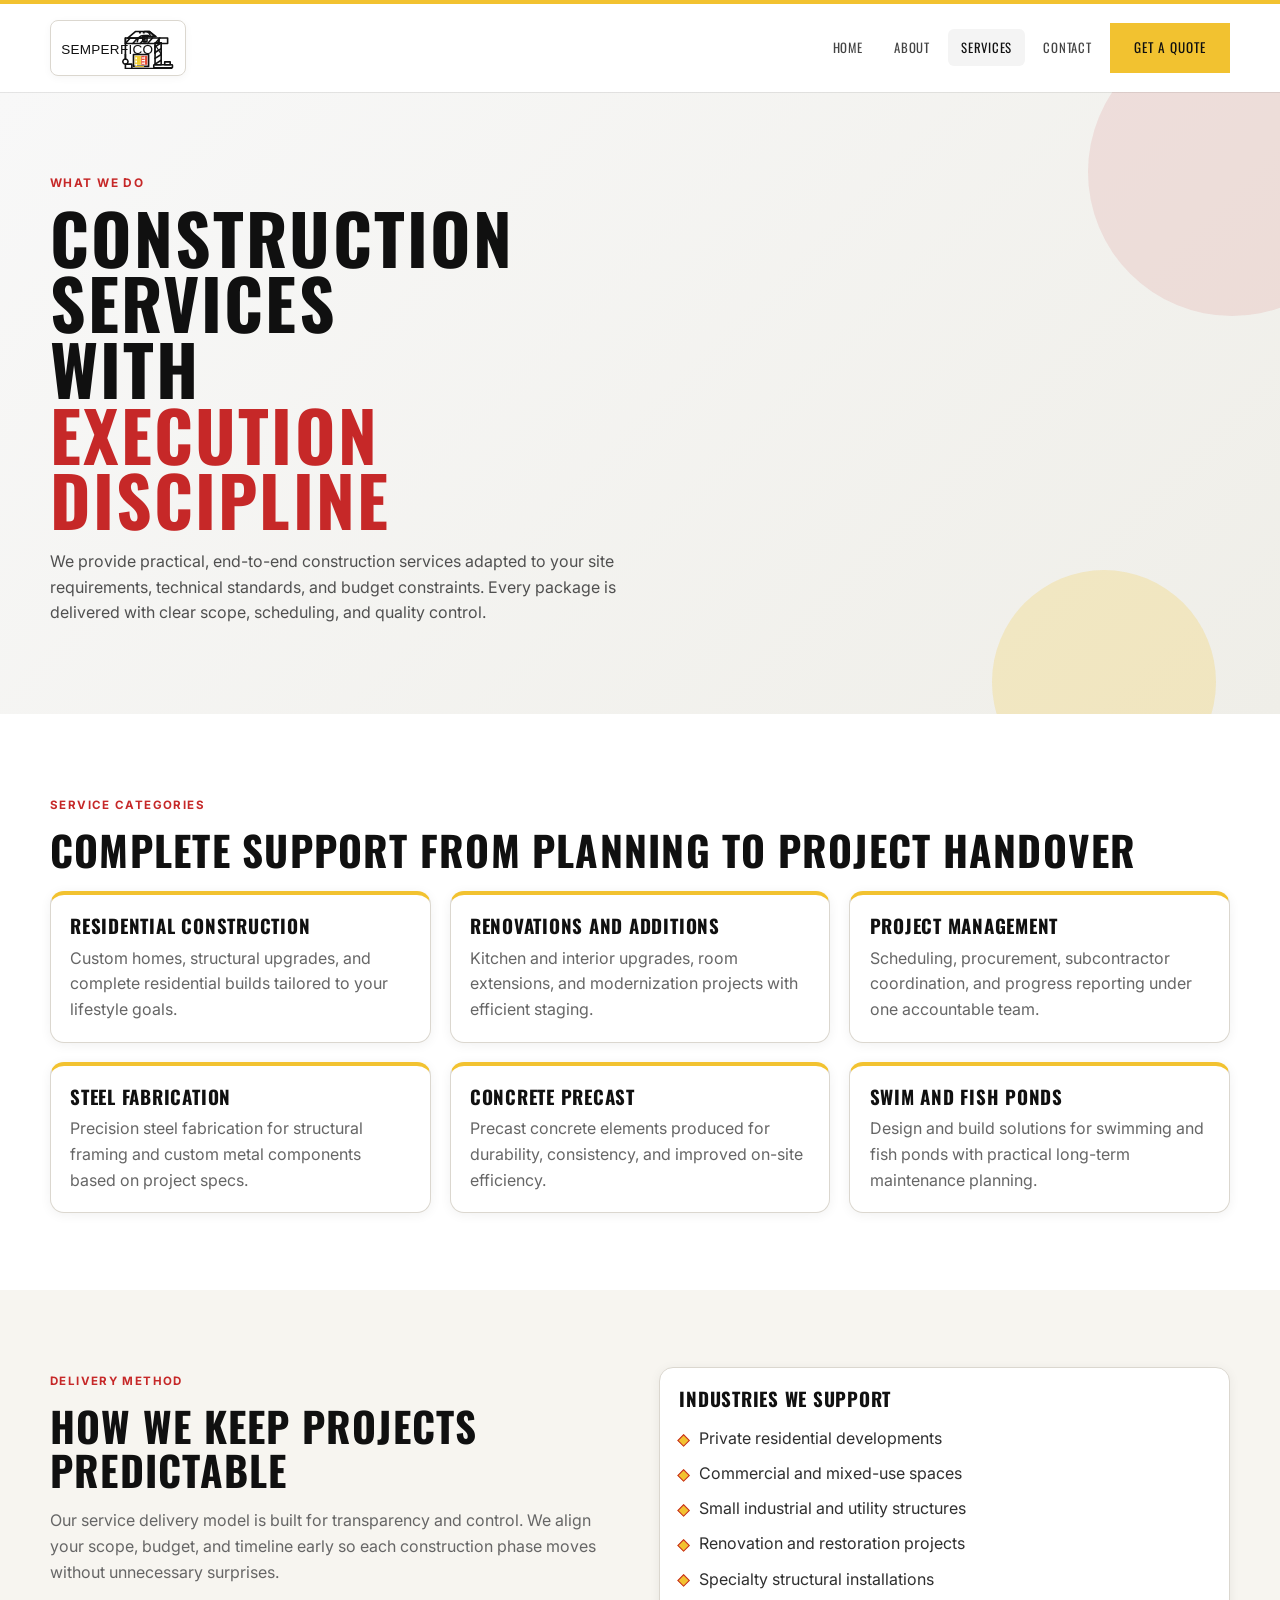
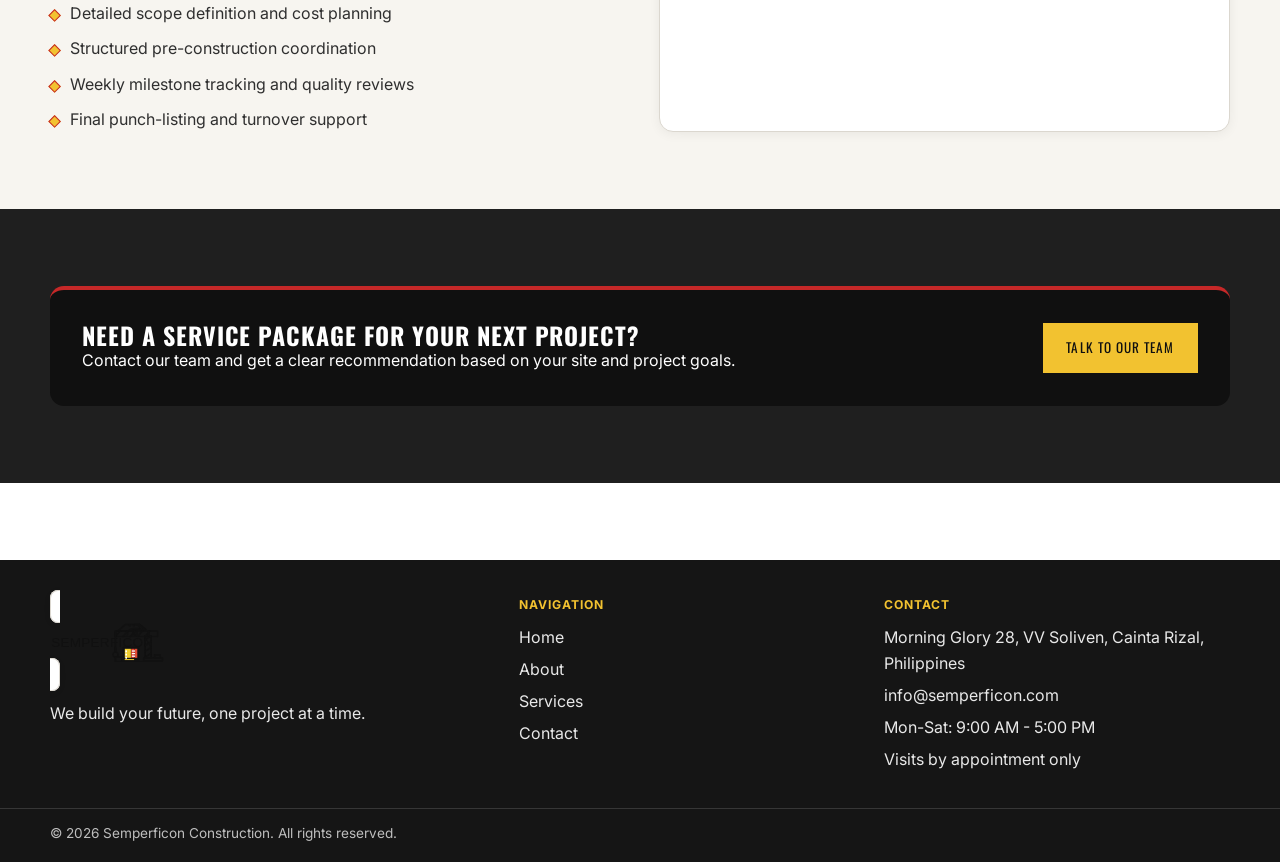
<file: v4/services.html>
<!DOCTYPE html>
<html lang="en">
<head>
  <meta charset="UTF-8">
  <meta name="viewport" content="width=device-width, initial-scale=1.0">
  <title>Semperficon Services | Construction Solutions</title>
  <meta name="description" content="Explore Semperficon services including residential construction, renovations, project management, steel fabrication, concrete precast, and pond construction.">
  <meta name="theme-color" content="#f2c230">
  <link rel="preconnect" href="https://fonts.googleapis.com">
  <link rel="preconnect" href="https://fonts.gstatic.com" crossorigin>
  <link href="https://fonts.googleapis.com/css2?family=Inter:wght@400;500;600;700&family=Oswald:wght@400;500;600;700&display=swap" rel="stylesheet">
  <link rel="stylesheet" href="style.css">
</head>
<body>
  <header class="site-header" id="site-header">
    <div class="container navbar">
      <a class="logo-wrap" href="index.html" aria-label="Semperficon home">
        <img src="assets/images/logo-semperficon.svg" alt="Semperficon Construction logo">
      </a>

      <button class="nav-toggle" id="nav-toggle" aria-expanded="false" aria-label="Toggle navigation">
        <span></span><span></span><span></span>
      </button>

      <nav>
        <ul class="nav-links" id="nav-links">
          <li><a class="nav-link" href="index.html">Home</a></li>
          <li><a class="nav-link" href="about.html">About</a></li>
          <li><a class="nav-link" href="services.html">Services</a></li>
          <li><a class="nav-link" href="contact.html">Contact</a></li>
          <li><a class="btn btn-primary" href="contact.html">Get a Quote</a></li>
        </ul>
      </nav>
    </div>
  </header>

  <main>
    <section class="page-hero">
      <div class="container">
        <p class="hero-eyebrow reveal" data-reveal>What we do</p>
        <h1 class="hero-title reveal" data-reveal>Construction Services with <span>Execution Discipline</span></h1>
        <p class="hero-sub reveal" data-reveal>
          We provide practical, end-to-end construction services adapted to your site requirements, technical standards,
          and budget constraints. Every package is delivered with clear scope, scheduling, and quality control.
        </p>
      </div>
    </section>

    <section class="section">
      <div class="container">
        <p class="section-tag reveal" data-reveal>Service Categories</p>
        <h2 class="section-title reveal" data-reveal>Complete support from planning to project handover</h2>

        <div class="grid-3" style="margin-top: 1.2rem;">
          <article class="card service-card reveal" data-reveal>
            <h3>Residential Construction</h3>
            <p>Custom homes, structural upgrades, and complete residential builds tailored to your lifestyle goals.</p>
          </article>
          <article class="card service-card reveal" data-reveal>
            <h3>Renovations and Additions</h3>
            <p>Kitchen and interior upgrades, room extensions, and modernization projects with efficient staging.</p>
          </article>
          <article class="card service-card reveal" data-reveal>
            <h3>Project Management</h3>
            <p>Scheduling, procurement, subcontractor coordination, and progress reporting under one accountable team.</p>
          </article>
          <article class="card service-card reveal" data-reveal>
            <h3>Steel Fabrication</h3>
            <p>Precision steel fabrication for structural framing and custom metal components based on project specs.</p>
          </article>
          <article class="card service-card reveal" data-reveal>
            <h3>Concrete Precast</h3>
            <p>Precast concrete elements produced for durability, consistency, and improved on-site efficiency.</p>
          </article>
          <article class="card service-card reveal" data-reveal>
            <h3>Swim and Fish Ponds</h3>
            <p>Design and build solutions for swimming and fish ponds with practical long-term maintenance planning.</p>
          </article>
        </div>
      </div>
    </section>

    <section class="section section-alt">
      <div class="container grid-2">
        <div class="reveal" data-reveal>
          <p class="section-tag">Delivery Method</p>
          <h2 class="section-title">How we keep projects predictable</h2>
          <p class="section-intro">
            Our service delivery model is built for transparency and control. We align your scope, budget, and timeline
            early so each construction phase moves without unnecessary surprises.
          </p>
          <ul class="check-list">
            <li>Detailed scope definition and cost planning</li>
            <li>Structured pre-construction coordination</li>
            <li>Weekly milestone tracking and quality reviews</li>
            <li>Final punch-listing and turnover support</li>
          </ul>
        </div>
        <article class="card reveal" data-reveal>
          <h3>Industries We Support</h3>
          <ul class="check-list">
            <li>Private residential developments</li>
            <li>Commercial and mixed-use spaces</li>
            <li>Small industrial and utility structures</li>
            <li>Renovation and restoration projects</li>
            <li>Specialty structural installations</li>
          </ul>
        </article>
      </div>
    </section>

    <section class="section section-dark">
      <div class="container cta reveal" data-reveal>
        <div>
          <h2>Need a service package for your next project?</h2>
          <p>Contact our team and get a clear recommendation based on your site and project goals.</p>
        </div>
        <div>
          <a class="btn btn-primary" href="contact.html">Talk to Our Team</a>
        </div>
      </div>
    </section>
  </main>

  <footer class="site-footer">
    <div class="container footer-main">
      <div>
        <a class="logo-wrap" href="index.html" aria-label="Semperficon home">
          <img src="assets/images/logo-semperficon.svg" alt="Semperficon Construction logo">
        </a>
        <p style="margin-top: 0.8rem;">We build your future, one project at a time.</p>
      </div>

      <div>
        <h4>Navigation</h4>
        <ul class="footer-links">
          <li><a href="index.html">Home</a></li>
          <li><a href="about.html">About</a></li>
          <li><a href="services.html">Services</a></li>
          <li><a href="contact.html">Contact</a></li>
        </ul>
      </div>

      <div>
        <h4>Contact</h4>
        <ul class="footer-contact">
          <li>Morning Glory 28, VV Soliven, Cainta Rizal, Philippines</li>
          <li><a href="mailto:info@semperficon.com">info@semperficon.com</a></li>
          <li>Mon-Sat: 9:00 AM - 5:00 PM</li>
          <li>Visits by appointment only</li>
        </ul>
      </div>
    </div>
    <div class="footer-bottom">
      <div class="container">&copy; <span id="copy-year"></span> Semperficon Construction. All rights reserved.</div>
    </div>
  </footer>

  <script src="script.js"></script>
</body>
</html>
</file>
<file: css/style.css>
/* ============================================================
   SEMPERFICON v4 — Global Stylesheet
   Color palette: Black · Yellow · Red
   ============================================================ */

@import url('https://fonts.googleapis.com/css2?family=Oswald:wght@400;500;600;700&family=DM+Sans:ital,wght@0,300;0,400;0,500;0,600;1,400&display=swap');

/* ── CSS Variables ─────────────────────────────────────────── */
:root {
  --black:      #0d0d0d;
  --black-soft: #1a1a1a;
  --yellow:     #f5c400;
  --yellow-dk:  #d4a800;
  --red:        #cc1500;
  --red-dk:     #aa1100;
  --white:      #ffffff;
  --off-white:  #f7f6f3;
  --gray-lt:    #ebebeb;
  --gray:       #888888;
  --gray-dk:    #444444;

  --font-head: 'Oswald', sans-serif;
  --font-body: 'DM Sans', sans-serif;

  --nav-h: 80px;
  --radius: 3px;
  --transition: 0.28s ease;
  --shadow: 0 8px 40px rgba(0,0,0,.13);
  --shadow-lg: 0 20px 60px rgba(0,0,0,.18);
}

/* ── Reset & Base ──────────────────────────────────────────── */
*, *::before, *::after { box-sizing: border-box; margin: 0; padding: 0; }
html { scroll-behavior: smooth; font-size: 16px; }
body {
  font-family: var(--font-body);
  color: var(--black);
  background: var(--white);
  line-height: 1.65;
  overflow-x: hidden;
}
img { display: block; max-width: 100%; }
a { color: inherit; text-decoration: none; }
ul { list-style: none; }
button { cursor: pointer; border: none; background: none; font-family: inherit; }

/* ── Typography ────────────────────────────────────────────── */
h1, h2, h3, h4, h5 {
  font-family: var(--font-head);
  text-transform: uppercase;
  letter-spacing: 0.04em;
  line-height: 1.1;
}
h1 { font-size: clamp(3rem, 8vw, 7rem); font-weight: 700; }
h2 { font-size: clamp(2rem, 4vw, 3.2rem); font-weight: 700; }
h3 { font-size: clamp(1.4rem, 2.5vw, 2rem); font-weight: 600; }
h4 { font-size: 1.15rem; font-weight: 600; }
p  { font-size: 1rem; font-weight: 300; color: var(--gray-dk); }

/* ── Utility ───────────────────────────────────────────────── */
.container {
  width: 100%;
  max-width: 1240px;
  margin: 0 auto;
  padding: 0 32px;
}
.section { padding: 100px 0; }
.section--sm { padding: 60px 0; }
.section--lg { padding: 140px 0; }
.bg-black   { background: var(--black); }
.bg-yellow  { background: var(--yellow); }
.bg-off     { background: var(--off-white); }
.text-white { color: var(--white) !important; }
.text-yellow{ color: var(--yellow) !important; }
.text-red   { color: var(--red) !important; }
.text-center{ text-align: center; }
.label {
  display: inline-block;
  font-family: var(--font-head);
  font-size: 0.78rem;
  font-weight: 600;
  letter-spacing: 0.14em;
  text-transform: uppercase;
  color: var(--red);
  margin-bottom: 12px;
}
.label--yellow { color: var(--yellow); }
.label--white  { color: rgba(255,255,255,.55); }
.divider {
  width: 56px;
  height: 4px;
  background: var(--yellow);
  display: block;
  margin: 18px 0 32px;
}
.divider--red   { background: var(--red); }
.divider--white { background: rgba(255,255,255,.35); }
.divider--center { margin-left: auto; margin-right: auto; }

/* ── Buttons ───────────────────────────────────────────────── */
.btn {
  display: inline-flex;
  align-items: center;
  gap: 10px;
  font-family: var(--font-head);
  font-size: 0.95rem;
  font-weight: 600;
  letter-spacing: 0.1em;
  text-transform: uppercase;
  padding: 14px 34px;
  border-radius: var(--radius);
  transition: transform var(--transition), box-shadow var(--transition), background var(--transition), color var(--transition);
}
.btn:hover { transform: translateY(-2px); }
.btn--yellow {
  background: var(--yellow);
  color: var(--black);
  box-shadow: 0 4px 24px rgba(245,196,0,.35);
}
.btn--yellow:hover {
  background: var(--yellow-dk);
  box-shadow: 0 8px 32px rgba(245,196,0,.5);
}
.btn--red {
  background: var(--red);
  color: var(--white);
  box-shadow: 0 4px 24px rgba(204,21,0,.3);
}
.btn--red:hover {
  background: var(--red-dk);
  box-shadow: 0 8px 32px rgba(204,21,0,.45);
}
.btn--outline {
  background: transparent;
  color: var(--white);
  border: 2px solid rgba(255,255,255,.5);
}
.btn--outline:hover {
  border-color: var(--yellow);
  color: var(--yellow);
}
.btn--outline-dark {
  background: transparent;
  color: var(--black);
  border: 2px solid var(--black);
}
.btn--outline-dark:hover {
  background: var(--black);
  color: var(--white);
}
.btn svg { flex-shrink: 0; }

/* ── Navigation ────────────────────────────────────────────── */
.nav {
  position: fixed;
  top: 0; left: 0; right: 0;
  z-index: 1000;
  height: var(--nav-h);
  transition: background var(--transition), box-shadow var(--transition), height var(--transition);
}
.nav.scrolled {
  background: var(--white);
  box-shadow: 0 2px 24px rgba(0,0,0,.1);
  height: 68px;
}
/*.nav.scrolled .nav__logo-wrap { background: var(--white); }*/

.nav__inner {
  display: flex;
  align-items: center;
  justify-content: space-between;
  height: 100%;
  padding: 0 40px;
}
.nav__logo-wrap {
  /*background: var(--white);*/
  padding: 8px 16px;
  border-radius: var(--radius);
  display: flex;
  align-items: center;
  transition: background var(--transition);
}
.nav__logo {
  height: 46px;
  width: auto;
}
.nav__links {
  display: flex;
  align-items: center;
  gap: 36px;
}
.nav__link {
  font-family: var(--font-head);
  font-size: 0.9rem;
  font-weight: 500;
  letter-spacing: 0.1em;
  text-transform: uppercase;
  color: var(--white);
  position: relative;
  transition: color var(--transition);
}
.nav__link::after {
  content: '';
  position: absolute;
  bottom: -4px; left: 0;
  width: 0; height: 2px;
  background: var(--yellow);
  transition: width var(--transition);
}
.nav__link:hover, .nav__link.active { color: var(--yellow); }
.nav__link:hover::after, .nav__link.active::after { width: 100%; }
.nav.scrolled .nav__link { color: var(--black); }
.nav.scrolled .nav__link:hover,
.nav.scrolled .nav__link.active { color: var(--red); }
.nav.scrolled .nav__link::after { background: var(--red); }

.nav__cta {
  font-family: var(--font-head);
  font-size: 0.85rem;
  font-weight: 600;
  letter-spacing: 0.1em;
  text-transform: uppercase;
  background: var(--yellow);
  color: var(--black);
  padding: 10px 22px;
  border-radius: var(--radius);
  transition: background var(--transition), transform var(--transition);
}
.nav__cta:hover { background: var(--yellow-dk); transform: translateY(-1px); }
.nav.scrolled .nav__cta { background: var(--red); color: var(--white); }
.nav.scrolled .nav__cta:hover { background: var(--red-dk); }

/* Hamburger */
.nav__hamburger {
  display: none;
  flex-direction: column;
  gap: 5px;
  padding: 6px;
  cursor: pointer;
}
.nav__hamburger span {
  display: block;
  width: 26px; height: 2px;
  background: var(--white);
  border-radius: 2px;
  transition: transform var(--transition), opacity var(--transition), background var(--transition);
}
.nav.scrolled .nav__hamburger span { background: var(--black); }
.nav__hamburger.open span:nth-child(1) { transform: translateY(7px) rotate(45deg); }
.nav__hamburger.open span:nth-child(2) { opacity: 0; }
.nav__hamburger.open span:nth-child(3) { transform: translateY(-7px) rotate(-45deg); }

/* Mobile menu */
.nav__mobile {
  display: none;
  position: fixed;
  top: var(--nav-h);
  left: 0; right: 0;
  background: var(--black);
  padding: 32px 40px;
  flex-direction: column;
  gap: 24px;
  border-top: 3px solid var(--yellow);
  box-shadow: 0 20px 40px rgba(0,0,0,.4);
}
.nav__mobile.open { display: flex; }
.nav__mobile .nav__link { color: var(--white); font-size: 1.1rem; }
.nav__mobile .nav__link::after { background: var(--yellow); }
.nav__mobile .nav__cta {
  background: var(--yellow);
  color: var(--black);
  text-align: center;
  padding: 14px;
}

/* ── Hero ──────────────────────────────────────────────────── */
.hero {
  position: relative;
  min-height: 100vh;
  display: flex;
  align-items: center;
  overflow: hidden;
  background: var(--black);
}
.hero__bg {
  position: absolute;
  inset: 0;
  background-image:
    linear-gradient(to right, rgba(13,13,13,.88) 40%, rgba(13,13,13,.55) 75%, rgba(13,13,13,.3) 100%),
    url('../assets/we-build-your-future.webp?w=1600&q=80');
  background-size: cover;
  background-position: center;
  transform: scale(1.05);
  animation: zoomBg 18s ease-in-out infinite alternate;
}
@keyframes zoomBg {
  from { transform: scale(1.05); }
  to   { transform: scale(1.0); }
}
.hero__accent {
  position: absolute;
  left: 0; top: 0; bottom: 0;
  width: 6px;
  background: linear-gradient(to bottom, var(--yellow) 0%, var(--red) 100%);
}
.hero__content {
  position: relative;
  z-index: 2;
  padding-top: var(--nav-h);
}
.hero__eyebrow {
  font-family: var(--font-head);
  font-size: 0.9rem;
  font-weight: 500;
  letter-spacing: 0.22em;
  text-transform: uppercase;
  color: var(--yellow);
  display: flex;
  align-items: center;
  gap: 14px;
  margin-bottom: 24px;
  opacity: 0;
  animation: fadeUp 0.7s 0.3s ease forwards;
}
.hero__eyebrow::before {
  content: '';
  display: inline-block;
  width: 36px; height: 2px;
  background: var(--yellow);
}
.hero h1 {
  color: var(--white);
  max-width: 780px;
  opacity: 0;
  animation: fadeUp 0.7s 0.5s ease forwards;
}
.hero h1 em {
  font-style: normal;
  color: var(--yellow);
}
.hero__sub {
  margin: 28px 0 48px;
  max-width: 520px;
  font-size: 1.1rem;
  font-weight: 300;
  color: rgba(255,255,255,.75);
  opacity: 0;
  animation: fadeUp 0.7s 0.7s ease forwards;
}
.hero__actions {
  display: flex;
  gap: 16px;
  flex-wrap: wrap;
  opacity: 0;
  animation: fadeUp 0.7s 0.9s ease forwards;
}
.hero__scroll {
  position: absolute;
  bottom: 40px; left: 50%;
  transform: translateX(-50%);
  display: flex;
  flex-direction: column;
  align-items: center;
  gap: 8px;
  color: rgba(255,255,255,.45);
  font-family: var(--font-head);
  font-size: 0.7rem;
  letter-spacing: 0.15em;
  text-transform: uppercase;
  animation: bounce 2s ease-in-out infinite;
  z-index: 2;
}
.hero__scroll-line {
  width: 1px; height: 48px;
  background: linear-gradient(to bottom, rgba(255,255,255,.4), transparent);
}
@keyframes bounce {
  0%, 100% { transform: translateX(-50%) translateY(0); }
  50% { transform: translateX(-50%) translateY(8px); }
}

/* ── Stats Bar ─────────────────────────────────────────────── */
.stats {
  background: var(--yellow);
  padding: 0;
}
.stats__inner {
  display: grid;
  grid-template-columns: repeat(4, 1fr);
}
.stats__item {
  padding: 36px 32px;
  border-right: 1px solid rgba(0,0,0,.1);
  display: flex;
  flex-direction: column;
  gap: 4px;
  transition: background var(--transition);
}
.stats__item:last-child { border-right: none; }
.stats__item:hover { background: var(--yellow-dk); }
.stats__num {
  font-family: var(--font-head);
  font-size: 2.8rem;
  font-weight: 700;
  color: var(--black);
  line-height: 1;
}
.stats__num span { font-size: 1.8rem; }
.stats__label {
  font-size: 0.85rem;
  font-weight: 500;
  color: rgba(0,0,0,.65);
  text-transform: uppercase;
  letter-spacing: 0.08em;
}

/* ── About Section ─────────────────────────────────────────── */
.about-intro {
  display: grid;
  grid-template-columns: 1fr 1fr;
  gap: 80px;
  align-items: center;
}
.about-intro__img-wrap {
  position: relative;
}
.about-intro__img {
  width: 100%;
  aspect-ratio: 4/5;
  object-fit: cover;
  border-radius: var(--radius);
}
.about-intro__badge {
  position: absolute;
  bottom: -28px; right: -28px;
  background: var(--red);
  color: var(--white);
  padding: 28px;
  text-align: center;
  border-radius: var(--radius);
  width: 160px;
}
.about-intro__badge strong {
  display: block;
  font-family: var(--font-head);
  font-size: 3rem;
  font-weight: 700;
  line-height: 1;
}
.about-intro__badge span {
  font-size: 0.78rem;
  text-transform: uppercase;
  letter-spacing: 0.1em;
}
.about-intro__content { padding-right: 16px; }
.about-intro__list {
  margin-top: 28px;
  display: flex;
  flex-direction: column;
  gap: 12px;
}
.about-intro__list li {
  display: flex;
  align-items: flex-start;
  gap: 14px;
  font-size: 0.95rem;
  color: var(--gray-dk);
}
.about-intro__list li::before {
  content: '';
  flex-shrink: 0;
  width: 10px; height: 10px;
  background: var(--yellow);
  border-radius: 50%;
  margin-top: 6px;
}

/* ── Services ──────────────────────────────────────────────── */
.services-grid {
  display: grid;
  grid-template-columns: repeat(3, 1fr);
  gap: 2px;
  margin-top: 60px;
}
.service-card {
  background: var(--black-soft);
  padding: 48px 36px;
  position: relative;
  overflow: hidden;
  transition: background var(--transition);
  cursor: pointer;
}
.service-card::before {
  content: '';
  position: absolute;
  bottom: 0; left: 0;
  width: 100%; height: 3px;
  background: var(--yellow);
  transform: scaleX(0);
  transform-origin: left;
  transition: transform var(--transition);
}
.service-card:hover { background: #222; }
.service-card:hover::before { transform: scaleX(1); }
.service-card__icon {
  font-size: 2.4rem;
  margin-bottom: 20px;
  display: block;
}
.service-card__num {
  position: absolute;
  top: 20px; right: 24px;
  font-family: var(--font-head);
  font-size: 5rem;
  font-weight: 700;
  color: rgba(255,255,255,.04);
  line-height: 1;
  user-select: none;
}
.service-card h4 {
  color: var(--white);
  font-size: 1.1rem;
  font-family: var(--font-head);
  letter-spacing: 0.06em;
  text-transform: uppercase;
  margin-bottom: 14px;
}
.service-card p {
  color: rgba(255,255,255,.55);
  font-size: 0.9rem;
  line-height: 1.7;
}
.service-card__arrow {
  margin-top: 28px;
  display: inline-flex;
  align-items: center;
  gap: 8px;
  font-family: var(--font-head);
  font-size: 0.8rem;
  letter-spacing: 0.12em;
  text-transform: uppercase;
  color: var(--yellow);
  opacity: 0;
  transform: translateY(6px);
  transition: opacity var(--transition), transform var(--transition);
}
.service-card:hover .service-card__arrow { opacity: 1; transform: translateY(0); }

/* ── Why Choose Us ─────────────────────────────────────────── */
.why {
  position: relative;
  overflow: hidden;
}
.why__bg {
  position: absolute;
  inset: 0;
  background-image:
    linear-gradient(rgba(13,13,13,.91), rgba(13,13,13,.91)),
    url('../assets/semperficon-difference.webp?w=1400&q=80');
  background-size: cover;
  background-position: center;
  background-attachment: fixed;
}
.why__inner { position: relative; z-index: 1; }
.why__grid {
  display: grid;
  grid-template-columns: repeat(2, 1fr);
  gap: 2px;
  margin-top: 60px;
}
.why__item {
  background: rgba(255,255,255,.04);
  padding: 44px 40px;
  display: flex;
  gap: 24px;
  border: 1px solid rgba(255,255,255,.06);
  transition: background var(--transition), border-color var(--transition);
}
.why__item:hover {
  background: rgba(245,196,0,.07);
  border-color: rgba(245,196,0,.2);
}
.why__icon {
  flex-shrink: 0;
  width: 52px; height: 52px;
  background: var(--yellow);
  border-radius: var(--radius);
  display: flex;
  align-items: center;
  justify-content: center;
  font-size: 1.5rem;
}
.why__text h4 {
  color: var(--white);
  font-family: var(--font-head);
  font-size: 1rem;
  letter-spacing: 0.08em;
  text-transform: uppercase;
  margin-bottom: 10px;
}
.why__text p {
  color: rgba(255,255,255,.5);
  font-size: 0.9rem;
}

/* ── CTA Banner ────────────────────────────────────────────── */
.cta-banner {
  background: var(--yellow);
  padding: 80px 0;
}
.cta-banner__inner {
  display: flex;
  align-items: center;
  justify-content: space-between;
  gap: 40px;
}
.cta-banner h2 { color: var(--black); }
.cta-banner p { color: rgba(0,0,0,.6); max-width: 420px; margin-top: 10px; }

/* ── Contact Strip ─────────────────────────────────────────── */
.contact-strip {
  background: var(--black);
  padding: 60px 0;
}
.contact-strip__grid {
  display: grid;
  grid-template-columns: repeat(3, 1fr);
  gap: 40px;
}
.contact-strip__item {
  display: flex;
  align-items: flex-start;
  gap: 20px;
}
.contact-strip__icon {
  flex-shrink: 0;
  width: 48px; height: 48px;
  border: 2px solid var(--yellow);
  border-radius: var(--radius);
  display: flex;
  align-items: center;
  justify-content: center;
  font-size: 1.2rem;
  color: var(--yellow);
}
.contact-strip__label {
  font-family: var(--font-head);
  font-size: 0.75rem;
  letter-spacing: 0.14em;
  text-transform: uppercase;
  color: var(--gray);
  margin-bottom: 4px;
}
.contact-strip__value {
  color: var(--white);
  font-size: 0.95rem;
  font-weight: 400;
}

/* ── Footer ────────────────────────────────────────────────── */
.footer {
  background: #080808;
  padding: 64px 0 32px;
  border-top: 3px solid var(--red);
}
.footer__main {
  display: grid;
  grid-template-columns: 2fr 1fr 1fr;
  gap: 60px;
  padding-bottom: 48px;
  border-bottom: 1px solid rgba(255,255,255,.08);
}
.footer__logo-wrap {
  background: var(--white);
  padding: 10px 18px;
  border-radius: var(--radius);
  display: inline-flex;
  margin-bottom: 20px;
}
.footer__logo { height: 60px; width: auto; }
.footer__desc {
  color: rgba(255,255,255,.45);
  font-size: 0.9rem;
  max-width: 320px;
  line-height: 1.7;
}
.footer__heading {
  font-family: var(--font-head);
  font-size: 0.85rem;
  font-weight: 600;
  letter-spacing: 0.14em;
  text-transform: uppercase;
  color: var(--yellow);
  margin-bottom: 24px;
}
.footer__links { display: flex; flex-direction: column; gap: 12px; }
.footer__links a {
  color: rgba(255,255,255,.5);
  font-size: 0.9rem;
  transition: color var(--transition);
  display: flex;
  align-items: center;
  gap: 8px;
}
.footer__links a::before {
  content: '';
  width: 16px; height: 1px;
  background: var(--red);
  flex-shrink: 0;
  transition: width var(--transition);
}
.footer__links a:hover { color: var(--white); }
.footer__links a:hover::before { width: 24px; }
.footer__hours { display: flex; flex-direction: column; gap: 8px; }
.footer__hour-row {
  display: flex;
  justify-content: space-between;
  font-size: 0.85rem;
  color: rgba(255,255,255,.45);
  padding-bottom: 8px;
  border-bottom: 1px solid rgba(255,255,255,.05);
}
.footer__hour-row strong { color: rgba(255,255,255,.7); }
.footer__bottom {
  padding-top: 28px;
  display: flex;
  align-items: center;
  justify-content: space-between;
  gap: 20px;
}
.footer__copy {
  color: rgba(255,255,255,.3);
  font-size: 0.82rem;
}
.footer__tagline {
  font-family: var(--font-head);
  font-size: 0.78rem;
  letter-spacing: 0.12em;
  text-transform: uppercase;
  color: rgba(255,255,255,.25);
}

/* ── Page Hero (subpages) ──────────────────────────────────── */
.page-hero {
  background: var(--black);
  padding: 160px 0 90px;
  position: relative;
  overflow: hidden;
}
.page-hero__bg {
  position: absolute;
  inset: 0;
  background-size: cover;
  background-position: center;
  opacity: 0.18;
}
.page-hero__accent {
  position: absolute;
  left: 0; top: 0; bottom: 0;
  width: 6px;
  background: linear-gradient(to bottom, var(--yellow) 0%, var(--red) 100%);
}
.page-hero__content { position: relative; z-index: 1; }
.page-hero h1 { color: var(--white); }
.page-hero p {
  color: rgba(255,255,255,.6);
  max-width: 560px;
  margin-top: 20px;
  font-size: 1.1rem;
}
.breadcrumb {
  display: flex;
  align-items: center;
  gap: 10px;
  margin-bottom: 24px;
  font-size: 0.82rem;
  color: rgba(255,255,255,.4);
  font-family: var(--font-head);
  text-transform: uppercase;
  letter-spacing: 0.1em;
}
.breadcrumb a { color: var(--yellow); transition: color var(--transition); }
.breadcrumb a:hover { color: var(--white); }
.breadcrumb__sep { color: rgba(255,255,255,.2); }

/* ── Services Page ─────────────────────────────────────────── */
.services-list { display: flex; flex-direction: column; gap: 80px; }
.service-detail {
  display: grid;
  grid-template-columns: 1fr 1fr;
  gap: 70px;
  align-items: center;
}
.service-detail.reverse { direction: rtl; }
.service-detail.reverse > * { direction: ltr; }
.service-detail__img {
  width: 100%;
  aspect-ratio: 3/2;
  object-fit: cover;
  border-radius: var(--radius);
}
.service-detail__num {
  font-family: var(--font-head);
  font-size: 6rem;
  font-weight: 700;
  color: var(--gray-lt);
  line-height: 1;
  margin-bottom: -20px;
}
.service-detail h3 { margin-bottom: 16px; }
.service-detail p { font-size: 0.95rem; line-height: 1.8; }
.service-detail__tags {
  display: flex;
  flex-wrap: wrap;
  gap: 10px;
  margin-top: 24px;
}
.tag {
  background: var(--black);
  color: var(--white);
  font-family: var(--font-head);
  font-size: 0.75rem;
  letter-spacing: 0.1em;
  text-transform: uppercase;
  padding: 6px 14px;
  border-radius: var(--radius);
}

/* ── About Page ────────────────────────────────────────────── */
.values-grid {
  display: grid;
  grid-template-columns: repeat(3, 1fr);
  gap: 2px;
  margin-top: 60px;
}
.value-card {
  padding: 48px 36px;
  background: var(--off-white);
  border-top: 4px solid transparent;
  transition: border-color var(--transition), background var(--transition);
}
.value-card:hover { background: #f0efe9; border-color: var(--yellow); }
.value-card--red { border-top-color: var(--red); }
.value-card__icon { font-size: 2rem; margin-bottom: 16px; }
.value-card h4 {
  font-size: 1rem;
  margin-bottom: 12px;
  color: var(--black);
}
.value-card p { font-size: 0.88rem; }

.team-quote {
  background: var(--black);
  padding: 80px 0;
}
.team-quote blockquote {
  max-width: 800px;
  margin: 0 auto;
  text-align: center;
}
.team-quote blockquote p {
  font-family: var(--font-head);
  font-size: clamp(1.6rem, 3vw, 2.4rem);
  font-weight: 400;
  color: var(--white);
  line-height: 1.4;
  text-transform: uppercase;
  letter-spacing: 0.04em;
}
.team-quote blockquote p em {
  font-style: normal;
  color: var(--yellow);
}
.team-quote blockquote cite {
  display: block;
  margin-top: 24px;
  font-size: 0.85rem;
  font-style: normal;
  color: rgba(255,255,255,.4);
  letter-spacing: 0.1em;
  text-transform: uppercase;
  font-family: var(--font-head);
}

/* ── Contact Page ──────────────────────────────────────────── */
.contact-layout {
  display: grid;
  grid-template-columns: 1fr 1fr;
  gap: 80px;
  align-items: start;
}
.contact-info { display: flex; flex-direction: column; gap: 32px; }
.contact-info__item {
  display: flex;
  gap: 20px;
  padding: 28px;
  background: var(--off-white);
  border-left: 4px solid var(--yellow);
  border-radius: 0 var(--radius) var(--radius) 0;
}
.contact-info__icon {
  font-size: 1.6rem;
  flex-shrink: 0;
}
.contact-info__label {
  font-family: var(--font-head);
  font-size: 0.75rem;
  letter-spacing: 0.12em;
  text-transform: uppercase;
  color: var(--gray);
  margin-bottom: 4px;
}
.contact-info__val {
  font-size: 0.95rem;
  color: var(--black);
  font-weight: 400;
}
.contact-info__val a { color: var(--red); text-decoration: underline; }

.hours-table { width: 100%; border-collapse: collapse; margin-top: 8px; }
.hours-table td { padding: 8px 0; font-size: 0.9rem; border-bottom: 1px solid var(--gray-lt); }
.hours-table td:first-child { color: var(--gray-dk); font-weight: 500; }
.hours-table td:last-child { text-align: right; color: var(--black); }
.hours-table tr:last-child td { border-bottom: none; }
.hours-table .closed { color: var(--red); }

.contact-aside {
  position: sticky;
  top: calc(var(--nav-h) + 24px);
}
.contact-aside__map {
  width: 100%;
  height: 320px;
  background: var(--gray-lt);
  border-radius: var(--radius);
  overflow: hidden;
  margin-bottom: 28px;
}
.contact-aside__map iframe {
  width: 100%; height: 100%;
  border: none;
}
.contact-aside__note {
  background: var(--black);
  color: var(--white);
  padding: 28px;
  border-radius: var(--radius);
}
.contact-aside__note h4 {
  color: var(--yellow);
  font-size: 0.9rem;
  letter-spacing: 0.1em;
  margin-bottom: 12px;
}
.contact-aside__note p { color: rgba(255,255,255,.6); font-size: 0.88rem; }

/* ── Animations ────────────────────────────────────────────── */
@keyframes fadeUp {
  from { opacity: 0; transform: translateY(24px); }
  to   { opacity: 1; transform: translateY(0); }
}
.fade-up {
  opacity: 0;
  transform: translateY(30px);
  transition: opacity 0.65s ease, transform 0.65s ease;
}
.fade-up.visible {
  opacity: 1;
  transform: translateY(0);
}
.fade-up-delay-1 { transition-delay: 0.1s; }
.fade-up-delay-2 { transition-delay: 0.2s; }
.fade-up-delay-3 { transition-delay: 0.3s; }
.fade-up-delay-4 { transition-delay: 0.4s; }
.fade-up-delay-5 { transition-delay: 0.5s; }

/* ── Responsive ────────────────────────────────────────────── */
@media (max-width: 1024px) {
  .about-intro { grid-template-columns: 1fr; gap: 60px; }
  .about-intro__img-wrap { max-width: 520px; }
  .about-intro__badge { bottom: -20px; right: 0; }
  .services-grid { grid-template-columns: repeat(2, 1fr); }
  .why__grid { grid-template-columns: 1fr; }
  .footer__main { grid-template-columns: 1fr 1fr; }
  .service-detail { grid-template-columns: 1fr; }
  .service-detail.reverse { direction: ltr; }
  .contact-layout { grid-template-columns: 1fr; }
  .contact-aside { position: static; }
}
@media (max-width: 768px) {
  :root { --nav-h: 70px; }
  .nav__links, .nav__cta { display: none; }
  .nav__hamburger { display: flex; }
  .container { padding: 0 20px; }
  .section { padding: 70px 0; }
  .stats__inner { grid-template-columns: repeat(2, 1fr); }
  .services-grid { grid-template-columns: 1fr; }
  .values-grid { grid-template-columns: 1fr; }
  .contact-strip__grid { grid-template-columns: 1fr; }
  .cta-banner__inner { flex-direction: column; text-align: center; }
  .footer__main { grid-template-columns: 1fr; gap: 40px; }
  .footer__bottom { flex-direction: column; text-align: center; }
  .hero__actions { flex-direction: column; }
  .why__item { flex-direction: column; gap: 16px; }
}
@media (max-width: 480px) {
  .stats__inner { grid-template-columns: 1fr 1fr; }
  .stats__num { font-size: 2rem; }
}
</file>
<file: v2/style.css>
/* ============================================================
   SEMPERFICON CONSTRUCTION — Global Stylesheet
   Fonts: Bebas Neue (display) | Oswald (headings) | Source Sans 3 (body)
   ============================================================ */

/* ── 1. CUSTOM PROPERTIES ────────────────────────────────── */
:root {
  /* Brand Colours */
  --c-black:      #0C0C0C;
  --c-charcoal:   #1A1A1A;
  --c-dark:       #242424;
  --c-yellow:     #F5C400;
  --c-yellow-d:   #D4A900;
  --c-yellow-pale:#FFF8D6;
  --c-red:        #C9230E;
  --c-red-d:      #A81B09;
  --c-white:      #FFFFFF;
  --c-offwhite:   #F7F6F4;
  --c-light:      #EDECEB;
  --c-mid:        #999898;
  --c-body:       #444343;

  /* Typography */
  --f-display: 'Bebas Neue', cursive;
  --f-head:    'Oswald', sans-serif;
  --f-body:    'Source Sans 3', sans-serif;

  /* Spacing */
  --max-w:     1240px;
  --pad-x:     1.5rem;
  --section-y: 6rem;

  /* Effects */
  --ease:      cubic-bezier(.25,.46,.45,.94);
  --trans:     0.32s var(--ease);
  --shadow-sm: 0 2px 12px rgba(0,0,0,.08);
  --shadow-md: 0 6px 28px rgba(0,0,0,.14);
  --shadow-lg: 0 12px 50px rgba(0,0,0,.22);
}

/* ── 2. RESET & BASE ─────────────────────────────────────── */
*, *::before, *::after { box-sizing: border-box; margin: 0; padding: 0; }

html { scroll-behavior: smooth; font-size: 16px; }

body {
  font-family: var(--f-body);
  font-weight: 400;
  color: var(--c-body);
  background: var(--c-white);
  line-height: 1.65;
  -webkit-font-smoothing: antialiased;
  overflow-x: hidden;
}

img { display: block; max-width: 100%; }
a  { text-decoration: none; color: inherit; }
ul { list-style: none; }
address { font-style: normal; }
button { font-family: inherit; border: none; background: none; cursor: pointer; }
svg { display: block; }

/* ── 3. LAYOUT UTILITIES ─────────────────────────────────── */
.container {
  max-width: var(--max-w);
  margin-inline: auto;
  padding-inline: var(--pad-x);
}

.section     { padding-block: var(--section-y); background: var(--c-offwhite); }
.section-dark{ padding-block: var(--section-y); background: var(--c-charcoal); }
.mt-btn      { margin-top: 2rem; }

/* ── 4. TYPOGRAPHY SHARED ────────────────────────────────── */
.section-tag {
  display: inline-flex;
  align-items: center;
  gap: 0.6rem;
  font-family: var(--f-head);
  font-size: 0.72rem;
  font-weight: 500;
  letter-spacing: 0.18em;
  text-transform: uppercase;
  color: var(--c-red);
  margin-bottom: 0.85rem;
}
.section-tag::before {
  content: '';
  display: block;
  width: 28px;
  height: 2px;
  background: var(--c-red);
  flex-shrink: 0;
}

.tag-on-dark       { color: var(--c-yellow); }
.tag-on-dark::before { background: var(--c-yellow); }

.section-title {
  font-family: var(--f-head);
  font-size: clamp(1.9rem, 3.8vw, 2.8rem);
  font-weight: 700;
  line-height: 1.1;
  text-transform: uppercase;
  letter-spacing: 0.01em;
  color: var(--c-black);
  margin-bottom: 1.2rem;
}
.section-title em,
.section-title .title-em {
  font-style: normal;
  color: var(--c-red);
}
.section-title.on-dark          { color: var(--c-white); }
.section-title .title-highlight-y { color: var(--c-yellow); }

.section-header { text-align: center; max-width: 700px; margin-inline: auto; margin-bottom: 3.5rem; }

.section-intro-text {
  font-size: 1.05rem;
  color: var(--c-mid);
  max-width: 560px;
  margin-inline: auto;
}
.dark-intro { color: #888; }

.body-text {
  font-size: 1.05rem;
  color: var(--c-body);
  line-height: 1.75;
  margin-bottom: 1rem;
}

/* ── 5. BUTTONS ──────────────────────────────────────────── */
.btn {
  display: inline-block;
  font-family: var(--f-head);
  font-size: 0.88rem;
  font-weight: 600;
  letter-spacing: 0.1em;
  text-transform: uppercase;
  padding: 0.85rem 2.1rem;
  border: 2px solid transparent;
  transition: background var(--trans), color var(--trans),
              border-color var(--trans), transform var(--trans),
              box-shadow var(--trans);
  cursor: pointer;
  white-space: nowrap;
}

.btn-primary {
  background: var(--c-yellow);
  color: var(--c-black);
  border-color: var(--c-yellow);
}
.btn-primary:hover, .btn-primary:focus {
  background: var(--c-yellow-d);
  border-color: var(--c-yellow-d);
  transform: translateY(-2px);
  box-shadow: 0 6px 22px rgba(245,196,0,.35);
}

.btn-outline-hero {
  background: transparent;
  color: var(--c-white);
  border-color: rgba(255,255,255,.55);
}
.btn-outline-hero:hover, .btn-outline-hero:focus {
  background: var(--c-white);
  color: var(--c-black);
  border-color: var(--c-white);
  transform: translateY(-2px);
}

.btn-outline-yellow {
  background: transparent;
  color: var(--c-yellow);
  border-color: var(--c-yellow);
}
.btn-outline-yellow:hover, .btn-outline-yellow:focus {
  background: var(--c-yellow);
  color: var(--c-black);
  transform: translateY(-2px);
  box-shadow: 0 6px 22px rgba(245,196,0,.3);
}

.btn-white {
  background: var(--c-white);
  color: var(--c-black);
  border-color: var(--c-white);
}
.btn-white:hover, .btn-white:focus {
  background: var(--c-yellow);
  border-color: var(--c-yellow);
  transform: translateY(-2px);
  box-shadow: 0 6px 22px rgba(245,196,0,.35);
}

.btn-outline-wh {
  background: transparent;
  color: var(--c-white);
  border-color: rgba(255,255,255,.65);
}
.btn-outline-wh:hover, .btn-outline-wh:focus {
  background: var(--c-white);
  color: var(--c-red);
  border-color: var(--c-white);
  transform: translateY(-2px);
}

/* ── 6. NAVIGATION ───────────────────────────────────────── */
.site-header {
  position: fixed;
  top: 0; left: 0; right: 0;
  z-index: 1000;
  padding: 0;
  transition: background var(--trans), box-shadow var(--trans), padding var(--trans);
}

.navbar {
  display: flex;
  align-items: center;
  justify-content: space-between;
  height: 80px;
  transition: height var(--trans);
}

/* Logo */
.logo, .footer-logo {
  display: flex;
  align-items: center;
  gap: 0.55rem;
  text-decoration: none;
  flex-shrink: 0;
}
.logo-main {
  font-family: var(--f-display);
  font-size: 1.6rem;
  letter-spacing: 0.04em;
  color: var(--c-white);
  line-height: 1;
  transition: color var(--trans);
}
.logo-divider {
  display: block;
  width: 2px;
  height: 22px;
  background: var(--c-yellow);
  flex-shrink: 0;
}
.logo-sub {
  font-family: var(--f-head);
  font-size: 0.6rem;
  font-weight: 500;
  letter-spacing: 0.18em;
  text-transform: uppercase;
  color: var(--c-yellow);
  line-height: 1.2;
}

/* Nav links */
.nav-links {
  display: flex;
  align-items: center;
  gap: 0.3rem;
}
.nav-link {
  font-family: var(--f-head);
  font-size: 0.85rem;
  font-weight: 500;
  letter-spacing: 0.08em;
  text-transform: uppercase;
  color: rgba(255,255,255,.8);
  padding: 0.5rem 0.9rem;
  position: relative;
  transition: color var(--trans);
}
.nav-link::after {
  content: '';
  position: absolute;
  bottom: -2px; left: 0.9rem; right: 0.9rem;
  height: 2px;
  background: var(--c-yellow);
  transform: scaleX(0);
  transform-origin: left;
  transition: transform var(--trans);
}
.nav-link:hover, .nav-link.active { color: var(--c-white); }
.nav-link:hover::after, .nav-link.active::after { transform: scaleX(1); }

.nav-cta-item { margin-left: 0.6rem; }
.nav-cta      { padding: 0.6rem 1.4rem !important; font-size: 0.82rem !important; }

/* Scrolled state */
.site-header.scrolled {
  background: var(--c-black);
  box-shadow: 0 2px 24px rgba(0,0,0,.45);
}
.site-header.scrolled .navbar { height: 66px; }

/* Hamburger */
.nav-toggle {
  display: none;
  flex-direction: column;
  gap: 5px;
  padding: 8px;
  z-index: 1001;
}
.burger-bar {
  display: block;
  width: 26px;
  height: 2px;
  background: var(--c-white);
  transition: transform var(--trans), opacity var(--trans);
}
.nav-toggle.active .burger-bar:nth-child(1) { transform: translateY(7px) rotate(45deg); }
.nav-toggle.active .burger-bar:nth-child(2) { opacity: 0; transform: scaleX(0); }
.nav-toggle.active .burger-bar:nth-child(3) { transform: translateY(-7px) rotate(-45deg); }

/* ── 7. HERO ─────────────────────────────────────────────── */
.hero {
  position: relative;
  min-height: 100vh;
  display: flex;
  align-items: center;
  overflow: hidden;
  background: var(--c-black);
}

.hero-bg-img {
  position: absolute; inset: 0;
  background-image: url('https://images.unsplash.com/photo-1504307651254-35680f356dfd?w=1920&q=80');
  background-size: cover;
  background-position: center 40%;
  transition: transform 0.1s linear;
}

.hero-overlay {
  position: absolute; inset: 0;
  background: linear-gradient(
    105deg,
    rgba(10,10,10,.92) 0%,
    rgba(10,10,10,.78) 55%,
    rgba(10,10,10,.40) 100%
  );
}

/* Diagonal yellow stripe accent */
.hero-stripe {
  position: absolute;
  top: 0; right: -6%;
  width: 38%;
  height: 100%;
  background: var(--c-yellow);
  opacity: 0.06;
  transform: skewX(-8deg);
  pointer-events: none;
}

.hero-container {
  position: relative;
  z-index: 2;
  display: flex;
  align-items: flex-end;
  justify-content: space-between;
  gap: 2rem;
  padding-top: 120px;
  padding-bottom: 100px;
}

/* Hero text */
.hero-content { max-width: 680px; }

.hero-eyebrow {
  display: block;
  font-family: var(--f-head);
  font-size: 0.72rem;
  font-weight: 500;
  letter-spacing: 0.22em;
  text-transform: uppercase;
  color: var(--c-yellow);
  margin-bottom: 1.2rem;
}

.hero-title {
  display: flex;
  flex-direction: column;
  font-family: var(--f-display);
  line-height: 0.92;
  margin-bottom: 1.6rem;
}
.ht-line  { display: block; }
.ht-we    { font-size: clamp(4rem, 10vw, 8rem);  color: var(--c-white);  letter-spacing: 0.03em; }
.ht-your  { font-size: clamp(5.5rem,14vw,11rem); color: var(--c-yellow); letter-spacing: 0.02em; line-height: 0.88; }
.ht-future{ font-size: clamp(4rem, 10vw, 8rem);  color: var(--c-white);  letter-spacing: 0.03em; -webkit-text-stroke: 1px rgba(255,255,255,.3); }

.hero-sub {
  font-size: 1.08rem;
  color: rgba(255,255,255,.72);
  max-width: 520px;
  margin-bottom: 2.2rem;
  line-height: 1.72;
}

.hero-actions { display: flex; flex-wrap: wrap; gap: 1rem; }

/* Hero badge */
.hero-badge {
  flex-shrink: 0;
  align-self: center;
}
.badge-ring {
  width: 148px;
  height: 148px;
  border-radius: 50%;
  border: 3px solid var(--c-yellow);
  background: rgba(245,196,0,.12);
  display: flex;
  flex-direction: column;
  align-items: center;
  justify-content: center;
  text-align: center;
  backdrop-filter: blur(6px);
  gap: 2px;
}
.badge-num {
  font-family: var(--f-display);
  font-size: 3.4rem;
  color: var(--c-yellow);
  line-height: 1;
}
.badge-num sup { font-size: 1.6rem; vertical-align: super; }
.badge-label {
  font-family: var(--f-head);
  font-size: 0.68rem;
  font-weight: 600;
  letter-spacing: 0.12em;
  text-transform: uppercase;
  color: rgba(255,255,255,.75);
  line-height: 1.4;
}

/* Scroll hint */
.hero-scroll {
  position: absolute;
  bottom: 2.2rem;
  left: 50%;
  transform: translateX(-50%);
  z-index: 3;
  display: flex;
  flex-direction: column;
  align-items: center;
  gap: 0.5rem;
  font-family: var(--f-head);
  font-size: 0.65rem;
  letter-spacing: 0.18em;
  text-transform: uppercase;
  color: rgba(255,255,255,.45);
}
.scroll-track {
  width: 2px;
  height: 40px;
  background: rgba(255,255,255,.15);
  border-radius: 2px;
  overflow: hidden;
}
.scroll-dot {
  width: 100%;
  height: 40%;
  background: var(--c-yellow);
  border-radius: 2px;
  animation: scrollAnim 1.8s ease-in-out infinite;
}
@keyframes scrollAnim {
  0%   { transform: translateY(-100%); opacity: 1; }
  70%  { opacity: 1; }
  100% { transform: translateY(250%); opacity: 0; }
}

/* ── 8. STATS BAR ────────────────────────────────────────── */
.stats-bar {
  background: var(--c-black);
  border-top: 3px solid var(--c-yellow);
  padding-block: 2.6rem;
}
.stats-grid {
  display: grid;
  grid-template-columns: repeat(4, 1fr);
  gap: 1rem;
}
.stat-item {
  text-align: center;
  padding: 1rem;
  position: relative;
}
.stat-item:not(:last-child)::after {
  content: '';
  position: absolute;
  right: 0; top: 20%; bottom: 20%;
  width: 1px;
  background: rgba(255,255,255,.1);
}
.stat-top {
  display: flex;
  align-items: baseline;
  justify-content: center;
  gap: 0.1rem;
  margin-bottom: 0.4rem;
}
.stat-num {
  font-family: var(--f-display);
  font-size: clamp(2.8rem, 5vw, 3.8rem);
  color: var(--c-yellow);
  line-height: 1;
}
.stat-plus {
  font-family: var(--f-head);
  font-size: 1.6rem;
  font-weight: 700;
  color: var(--c-yellow);
  line-height: 1;
}
.stat-label {
  font-family: var(--f-head);
  font-size: 0.75rem;
  font-weight: 400;
  letter-spacing: 0.1em;
  text-transform: uppercase;
  color: rgba(255,255,255,.5);
}

/* ── 9. ABOUT SECTION ────────────────────────────────────── */
.about-grid {
  display: grid;
  grid-template-columns: 1fr 1fr;
  gap: 4rem;
  align-items: center;
}

/* Visual block */
.about-visual  { position: relative; height: 460px; }
.av-main       { position: absolute; bottom: 0; left: 0; width: 78%; height: 88%; }
.av-main-img   {
  width: 100%; height: 100%;
  background-image: url('https://images.unsplash.com/photo-1590381105924-c72589b9ef3f?w=700&q=80');
  background-size: cover;
  background-position: center;
  background-color: var(--c-charcoal);
}

/* Yellow accent box */
.av-accent {
  position: absolute;
  top: 0; right: 0;
  width: 42%;
  height: 40%;
  background: var(--c-yellow);
  display: flex;
  flex-direction: column;
  align-items: center;
  justify-content: center;
  gap: 0.2rem;
}
.av-accent-label {
  font-family: var(--f-head);
  font-size: 0.65rem;
  font-weight: 500;
  letter-spacing: 0.2em;
  text-transform: uppercase;
  color: rgba(0,0,0,.6);
}
.av-accent-year {
  font-family: var(--f-display);
  font-size: 3.2rem;
  color: var(--c-black);
  line-height: 1;
}

/* Geometric decorative element */
.av-geo {
  position: absolute;
  bottom: -16px; right: 8%;
  width: 80px; height: 80px;
  border: 4px solid var(--c-red);
  opacity: 0.55;
  pointer-events: none;
}

/* Checklist */
.check-list {
  display: grid;
  grid-template-columns: 1fr 1fr;
  gap: 0.65rem 1rem;
  margin: 1.6rem 0;
  list-style: none;
}
.check-list li {
  display: flex;
  align-items: center;
  gap: 0.55rem;
  font-family: var(--f-head);
  font-size: 0.82rem;
  font-weight: 500;
  letter-spacing: 0.04em;
  text-transform: uppercase;
  color: var(--c-black);
}
.chk-icon {
  width: 20px; height: 20px;
  border-radius: 50%;
  background: var(--c-yellow);
  flex-shrink: 0;
  position: relative;
}
.chk-icon::after {
  content: '';
  position: absolute;
  top: 50%; left: 50%;
  transform: translate(-50%, -60%) rotate(45deg);
  width: 5px; height: 8px;
  border-right: 2px solid var(--c-black);
  border-bottom: 2px solid var(--c-black);
}

/* ── 10. SERVICES ────────────────────────────────────────── */
.services-grid {
  display: grid;
  grid-template-columns: repeat(3, 1fr);
  gap: 1.5px;
  background: var(--c-black);
  border: 1.5px solid var(--c-black);
}

.srv-card {
  background: var(--c-dark);
  padding: 2.4rem 2rem;
  position: relative;
  overflow: hidden;
  transition: background var(--trans);
  cursor: default;
}
.srv-card::before {
  content: '';
  position: absolute;
  bottom: 0; left: 0; right: 0;
  height: 3px;
  background: var(--c-yellow);
  transform: scaleX(0);
  transform-origin: left;
  transition: transform var(--trans);
}
.srv-card:hover              { background: #1e1e1e; }
.srv-card:hover::before      { transform: scaleX(1); }

.srv-icon {
  width: 46px; height: 46px;
  color: var(--c-yellow);
  margin-bottom: 1.4rem;
  transition: transform var(--trans);
}
.srv-card:hover .srv-icon { transform: translateY(-3px); }

.srv-title {
  font-family: var(--f-head);
  font-size: 1.12rem;
  font-weight: 600;
  text-transform: uppercase;
  letter-spacing: 0.04em;
  color: var(--c-white);
  margin-bottom: 0.8rem;
}
.srv-desc {
  font-size: 0.95rem;
  color: rgba(255,255,255,.55);
  line-height: 1.7;
  margin-bottom: 1.4rem;
}
.srv-link {
  display: inline-flex;
  align-items: center;
  gap: 0.4rem;
  font-family: var(--f-head);
  font-size: 0.78rem;
  font-weight: 500;
  letter-spacing: 0.1em;
  text-transform: uppercase;
  color: var(--c-yellow);
  transition: gap var(--trans), color var(--trans);
}
.srv-link:hover  { gap: 0.7rem; }
.srv-arrow       { transition: transform var(--trans); }
.srv-link:hover .srv-arrow { transform: translateX(3px); }

.services-footer { text-align: center; margin-top: 3rem; }

/* ── 11. WHY CHOOSE US ───────────────────────────────────── */
.why-grid {
  display: grid;
  grid-template-columns: repeat(3, 1fr);
  gap: 1.8rem;
}
.why-card {
  background: var(--c-white);
  padding: 2.2rem 1.8rem;
  border-top: 3px solid var(--c-light);
  box-shadow: var(--shadow-sm);
  transition: border-color var(--trans), box-shadow var(--trans), transform var(--trans);
}
.why-card:hover {
  border-top-color: var(--c-yellow);
  box-shadow: var(--shadow-md);
  transform: translateY(-4px);
}
.why-num {
  display: block;
  font-family: var(--f-display);
  font-size: 3rem;
  color: var(--c-light);
  line-height: 1;
  margin-bottom: 1rem;
  transition: color var(--trans);
}
.why-card:hover .why-num { color: var(--c-yellow); }
.why-title {
  font-family: var(--f-head);
  font-size: 1.05rem;
  font-weight: 600;
  text-transform: uppercase;
  letter-spacing: 0.04em;
  color: var(--c-black);
  margin-bottom: 0.7rem;
}
.why-body {
  font-size: 0.97rem;
  color: var(--c-body);
  line-height: 1.72;
}

/* ── 12. CTA BANNER ──────────────────────────────────────── */
.cta-banner {
  background: var(--c-red);
  position: relative;
  overflow: hidden;
  padding-block: 5.5rem;
}
.cta-pattern {
  position: absolute; inset: 0;
  background-image: repeating-linear-gradient(
    -45deg,
    transparent,
    transparent 18px,
    rgba(0,0,0,.05) 18px,
    rgba(0,0,0,.05) 36px
  );
  pointer-events: none;
}
.cta-inner {
  position: relative;
  z-index: 1;
  display: flex;
  align-items: center;
  justify-content: space-between;
  gap: 3rem;
  flex-wrap: wrap;
}
.cta-title {
  font-family: var(--f-head);
  font-size: clamp(1.7rem, 3.5vw, 2.5rem);
  font-weight: 700;
  text-transform: uppercase;
  letter-spacing: 0.02em;
  color: var(--c-white);
  margin-bottom: 0.6rem;
}
.cta-body {
  font-size: 1.05rem;
  color: rgba(255,255,255,.78);
  max-width: 500px;
}
.cta-actions { display: flex; flex-wrap: wrap; gap: 1rem; flex-shrink: 0; }

/* ── 13. PROFILE STRIP ───────────────────────────────────── */
.profile-strip {
  background: var(--c-white);
  border-top: 1px solid var(--c-light);
  border-bottom: 1px solid var(--c-light);
}
.profile-inner {
  display: flex;
  align-items: center;
  justify-content: space-between;
  gap: 3rem;
  flex-wrap: wrap;
}
.profile-left { max-width: 600px; }
.profile-btn  { flex-shrink: 0; }

/* ── 14. FOOTER ──────────────────────────────────────────── */
.site-footer    { background: var(--c-black); color: rgba(255,255,255,.75); }

.footer-top     { padding-block: 4.5rem 3rem; border-bottom: 1px solid rgba(255,255,255,.08); }

.footer-grid {
  display: grid;
  grid-template-columns: 1.6fr 1fr 1.3fr 1.4fr;
  gap: 2.5rem 2rem;
  align-items: start;
}

.footer-logo .logo-main { color: var(--c-white); font-size: 1.5rem; }
.footer-tagline {
  font-size: 0.97rem;
  color: rgba(255,255,255,.5);
  line-height: 1.65;
  margin: 0.9rem 0;
}
.footer-addr {
  font-size: 0.9rem;
  color: rgba(255,255,255,.42);
  line-height: 1.65;
}

.fc-heading {
  font-family: var(--f-head);
  font-size: 0.72rem;
  font-weight: 600;
  letter-spacing: 0.18em;
  text-transform: uppercase;
  color: var(--c-yellow);
  margin-bottom: 1.1rem;
}
.fc-list a,
.fc-list span {
  font-size: 0.93rem;
  color: rgba(255,255,255,.55);
  line-height: 1;
  transition: color var(--trans), padding-left var(--trans);
}
.fc-list li { margin-bottom: 0.65rem; }
.fc-list a:hover { color: var(--c-white); padding-left: 4px; }

.fc-contact li {
  display: flex;
  align-items: flex-start;
  gap: 0.65rem;
  margin-bottom: 0.75rem;
}
.fc-icon {
  width: 16px; height: 16px;
  flex-shrink: 0;
  color: var(--c-yellow);
  margin-top: 2px;
}
.fc-contact a, .fc-contact span {
  font-size: 0.9rem;
  color: rgba(255,255,255,.55);
  line-height: 1.5;
  transition: color var(--trans);
}
.fc-contact a:hover  { color: var(--c-white); }
.fc-appt-note span   { font-style: italic; font-size: 0.85rem; color: rgba(255,255,255,.35); }
.fc-appt-note .fc-icon { color: rgba(255,255,255,.35); }

/* Footer bottom */
.footer-bottom { padding-block: 1.4rem; }
.footer-bottom-inner {
  display: flex;
  align-items: center;
  justify-content: space-between;
  flex-wrap: wrap;
  gap: 0.5rem;
}
.footer-bottom-inner p {
  font-size: 0.82rem;
  color: rgba(255,255,255,.3);
}
.fb-right { font-style: italic; }

/* ── 15. SCROLL ANIMATIONS ───────────────────────────────── */

/* Initial states */
.fade-in-up,
.fade-in,
.reveal-up,
.reveal-left,
.reveal-right {
  opacity: 0;
  transition: opacity 0.7s var(--ease), transform 0.7s var(--ease);
}
.fade-in-up, .reveal-up   { transform: translateY(32px); }
.fade-in                  { transform: translateY(0) scale(0.94); }
.reveal-left              { transform: translateX(-40px); }
.reveal-right             { transform: translateX(40px); }

/* Delay variants */
.reveal-up[style*="--d"],
.srv-card[style*="--d"],
.why-card[style*="--d"] {
  transition-delay: var(--d, 0s);
}

/* Visible state */
.fade-in-up.visible,
.fade-in.visible,
.reveal-up.visible,
.reveal-left.visible,
.reveal-right.visible {
  opacity: 1;
  transform: none;
}

/* ── 16. RESPONSIVE ──────────────────────────────────────── */

/* Tablet ≤ 1024 */
@media (max-width: 1024px) {
  .stats-grid         { grid-template-columns: repeat(2, 1fr); }
  .stat-item:nth-child(2)::after { display: none; }
  .about-grid         { gap: 2.5rem; }
  .services-grid      { grid-template-columns: repeat(2, 1fr); }
  .why-grid           { grid-template-columns: repeat(2, 1fr); }
  .footer-grid        { grid-template-columns: 1fr 1fr; }
}

/* Tablet ≤ 860 */
@media (max-width: 860px) {
  :root { --section-y: 4rem; }

  /* Nav mobile */
  .nav-toggle { display: flex; }
  .nav-links {
    position: fixed;
    top: 0; right: -100%;
    width: min(320px, 85vw);
    height: 100vh;
    background: var(--c-black);
    flex-direction: column;
    align-items: flex-start;
    padding: 100px 2rem 2rem;
    gap: 0;
    transition: right var(--trans);
    box-shadow: -6px 0 30px rgba(0,0,0,.5);
    z-index: 1000;
  }
  .nav-links.nav-open { right: 0; }
  .nav-links li { width: 100%; border-bottom: 1px solid rgba(255,255,255,.07); }
  .nav-link { display: block; padding: 1rem 0; font-size: 1.1rem; }
  .nav-link::after { display: none; }
  .nav-cta-item { margin-left: 0; margin-top: 1.2rem; border-bottom: none !important; }

  /* Hero */
  .hero-container  { flex-direction: column; align-items: flex-start; padding-bottom: 80px; }
  .hero-badge      { align-self: flex-start; }

  /* About */
  .about-grid      { grid-template-columns: 1fr; }
  .about-visual    { height: 320px; order: -1; }
  .check-list      { grid-template-columns: 1fr; }

  /* Services */
  .services-grid   { grid-template-columns: 1fr; }

  /* Why */
  .why-grid        { grid-template-columns: 1fr 1fr; }

  /* CTA */
  .cta-inner       { flex-direction: column; text-align: center; }
  .cta-actions     { justify-content: center; }

  /* Profile */
  .profile-inner   { flex-direction: column; text-align: center; }
}

/* Mobile ≤ 560 */
@media (max-width: 560px) {
  :root { --section-y: 3rem; }

  .ht-we    { font-size: 3rem; }
  .ht-your  { font-size: 4.5rem; }
  .ht-future{ font-size: 3rem; }

  .hero-badge      { display: none; }
  .stats-grid      { grid-template-columns: repeat(2, 1fr); }
  .why-grid        { grid-template-columns: 1fr; }
  .footer-grid     { grid-template-columns: 1fr; }
  .footer-bottom-inner { flex-direction: column; text-align: center; }
}
</file>
<file: v3/style.css>
:root {
  --font-heading: "League Spartan", "Arial Narrow", sans-serif;
  --font-body: "Manrope", "Segoe UI", sans-serif;
  --color-black: #111111;
  --color-charcoal: #1c1c1c;
  --color-paper: #fbf7f0;
  --color-paper-strong: #f2ecdf;
  --color-stone: #d8cebe;
  --color-text: #26211d;
  --color-muted: #62584f;
  --color-yellow: #f2c400;
  --color-red: #d93d30;
  --color-white: #ffffff;
  --shadow-soft: 0 18px 45px rgba(17, 17, 17, 0.08);
  --shadow-strong: 0 24px 70px rgba(17, 17, 17, 0.15);
  --container: min(1220px, calc(100% - 2rem));
  --radius-sm: 10px;
  --radius-md: 16px;
  --radius-lg: 22px;
}

*,
*::before,
*::after {
  box-sizing: border-box;
}

html {
  scroll-behavior: smooth;
}

body {
  margin: 0;
  font-family: var(--font-body);
  color: var(--color-text);
  background:
    radial-gradient(circle at top right, rgba(242, 196, 0, 0.12), transparent 18%),
    linear-gradient(180deg, #fffdf9 0%, var(--color-paper) 100%);
  line-height: 1.7;
}

body::before {
  content: "";
  position: fixed;
  inset: 0;
  pointer-events: none;
  opacity: 0.2;
  background-image:
    linear-gradient(rgba(17, 17, 17, 0.035) 1px, transparent 1px),
    linear-gradient(90deg, rgba(17, 17, 17, 0.035) 1px, transparent 1px);
  background-size: 72px 72px;
  mask-image: linear-gradient(180deg, rgba(0, 0, 0, 0.45), transparent 85%);
}

body.no-scroll {
  overflow: hidden;
}

img {
  display: block;
  max-width: 100%;
}

a {
  color: inherit;
}

button,
input,
textarea {
  font: inherit;
}

h1,
h2,
h3,
h4 {
  margin: 0 0 0.75rem;
  font-family: var(--font-heading);
  letter-spacing: 0.01em;
  line-height: 0.96;
  text-transform: uppercase;
}

p,
ul {
  margin: 0 0 1rem;
}

.skip-link {
  position: absolute;
  top: -3rem;
  left: 1rem;
  z-index: 300;
  padding: 0.7rem 1rem;
  background: var(--color-black);
  color: var(--color-white);
  text-decoration: none;
  border-radius: 999px;
}

.skip-link:focus {
  top: 1rem;
}

.container {
  width: var(--container);
  margin: 0 auto;
}

.topbar {
  position: relative;
  z-index: 20;
  background: var(--color-black);
  color: rgba(255, 255, 255, 0.86);
  border-bottom: 1px solid rgba(255, 255, 255, 0.08);
}

.topbar-shell {
  display: flex;
  align-items: center;
  justify-content: space-between;
  gap: 1rem;
  min-height: 44px;
  font-size: 0.88rem;
}

.topbar a {
  color: var(--color-yellow);
  font-weight: 800;
  text-decoration: none;
}

.site-header {
  position: sticky;
  top: 0;
  z-index: 100;
  background: rgba(251, 247, 240, 0.96);
  backdrop-filter: blur(12px);
  border-bottom: 1px solid rgba(124, 109, 90, 0.14);
  transition: box-shadow 0.25s ease, background-color 0.25s ease;
}

.site-header.is-scrolled {
  box-shadow: 0 14px 32px rgba(17, 17, 17, 0.08);
}

.header-shell {
  display: flex;
  align-items: center;
  justify-content: space-between;
  gap: 1.25rem;
  min-height: 92px;
}

.brand {
  display: inline-flex;
  text-decoration: none;
}

.brand-plaque {
  display: inline-flex;
  align-items: center;
  justify-content: center;
  padding: 0.5rem 0.75rem;
  background: var(--color-white);
  border: 1px solid rgba(124, 109, 90, 0.14);
  border-radius: 12px;
  box-shadow: var(--shadow-soft);
}

.brand-plaque img {
  width: min(280px, 34vw);
  height: auto;
}

.site-nav {
  display: flex;
  align-items: center;
  gap: 0.35rem;
}

.site-nav a {
  padding: 0.8rem 1rem;
  border-radius: 999px;
  color: var(--color-text);
  font-weight: 800;
  font-size: 0.95rem;
  text-decoration: none;
  transition: background-color 0.2s ease, color 0.2s ease;
}

.site-nav a:hover,
.site-nav a:focus-visible {
  background: rgba(17, 17, 17, 0.06);
}

.site-nav a[aria-current="page"] {
  background: var(--color-black);
  color: var(--color-white);
}

.nav-toggle {
  display: none;
  width: 3rem;
  height: 3rem;
  padding: 0;
  border: 1px solid rgba(17, 17, 17, 0.12);
  border-radius: 50%;
  background: var(--color-white);
  cursor: pointer;
}

.nav-toggle span {
  display: block;
  width: 1.2rem;
  height: 2px;
  margin: 0.24rem auto;
  background: var(--color-black);
  transition: transform 0.24s ease, opacity 0.24s ease;
}

.nav-toggle.is-active span:nth-child(1) {
  transform: translateY(6px) rotate(45deg);
}

.nav-toggle.is-active span:nth-child(2) {
  opacity: 0;
}

.nav-toggle.is-active span:nth-child(3) {
  transform: translateY(-6px) rotate(-45deg);
}

.button {
  display: inline-flex;
  align-items: center;
  justify-content: center;
  min-height: 3.25rem;
  padding: 0.8rem 1.25rem;
  border: 1px solid transparent;
  border-radius: 999px;
  font-family: var(--font-heading);
  font-size: 1rem;
  letter-spacing: 0.04em;
  text-transform: uppercase;
  text-decoration: none;
  transition: transform 0.22s ease, background-color 0.22s ease, color 0.22s ease, border-color 0.22s ease;
}

.button:hover,
.button:focus-visible {
  transform: translateY(-2px);
}

.button--sm {
  min-height: 2.9rem;
  padding-inline: 1rem;
  font-size: 0.92rem;
}

.button--primary {
  background: var(--color-black);
  color: var(--color-white);
  box-shadow: 0 18px 30px rgba(17, 17, 17, 0.16);
}

.button--primary:hover,
.button--primary:focus-visible {
  background: var(--color-red);
}

.button--secondary {
  background: transparent;
  border-color: rgba(17, 17, 17, 0.15);
  color: var(--color-black);
}

.button--secondary:hover,
.button--secondary:focus-visible {
  border-color: var(--color-black);
  background: var(--color-white);
}

.button--light {
  background: var(--color-white);
  color: var(--color-black);
}

.button--light:hover,
.button--light:focus-visible {
  background: var(--color-yellow);
}

.hero,
.page-hero {
  position: relative;
  overflow: hidden;
}

.hero {
  padding: 5rem 0 4.5rem;
}

.page-hero {
  padding: 4.5rem 0 3.5rem;
}

.hero::before,
.page-hero::before {
  content: "";
  position: absolute;
  top: 0;
  right: 0;
  bottom: 0;
  width: min(42vw, 580px);
  background:
    linear-gradient(180deg, rgba(17, 17, 17, 0.03), rgba(17, 17, 17, 0.08)),
    repeating-linear-gradient(-45deg, rgba(242, 196, 0, 0.24) 0 12px, transparent 12px 28px);
  clip-path: polygon(28% 0, 100% 0, 100% 100%, 0 100%);
  opacity: 0.7;
}

.hero-grid,
.page-hero-grid,
.content-grid,
.split-layout,
.footer-grid {
  display: grid;
  gap: 2rem;
}

.hero-grid,
.page-hero-grid,
.content-grid,
.split-layout {
  grid-template-columns: minmax(0, 1.1fr) minmax(320px, 0.9fr);
  align-items: start;
}

.hero-copy,
.page-hero-copy {
  position: relative;
  z-index: 1;
}

.kicker,
.panel-label {
  display: inline-flex;
  align-items: center;
  gap: 0.6rem;
  margin-bottom: 1rem;
  color: var(--color-red);
  font-size: 0.82rem;
  font-weight: 900;
  letter-spacing: 0.18em;
  text-transform: uppercase;
}

.kicker::before,
.panel-label::before {
  content: "";
  width: 0.72rem;
  height: 0.72rem;
  background: var(--color-yellow);
}

.display-title,
.page-title {
  max-width: 11.5ch;
  font-size: clamp(3.35rem, 8vw, 6.3rem);
}

.section-title {
  max-width: 12ch;
  font-size: clamp(2.2rem, 4vw, 4rem);
}

.lead {
  max-width: 62ch;
  color: var(--color-muted);
  font-size: 1.06rem;
}

.hero-actions {
  display: flex;
  flex-wrap: wrap;
  gap: 0.85rem;
  margin: 2rem 0 1.7rem;
}

.hero-panel,
.summary-panel,
.card,
.service-card,
.process-card,
.sector-card,
.faq-card,
.contact-card,
.value-card,
.quote-card,
.cta-panel {
  position: relative;
  background: rgba(255, 255, 255, 0.96);
  border: 1px solid rgba(124, 109, 90, 0.14);
  border-radius: var(--radius-md);
  box-shadow: var(--shadow-soft);
}

.hero-panel,
.summary-panel,
.quote-card,
.cta-panel {
  overflow: hidden;
}

.hero-panel {
  z-index: 1;
  padding: 2rem;
  color: var(--color-white);
  background:
    linear-gradient(135deg, #121212 0%, #262626 100%);
  box-shadow: var(--shadow-strong);
}

.hero-panel::before,
.cta-panel::before,
.quote-card::before {
  content: "";
  position: absolute;
  inset: 0 auto auto 0;
  width: 100%;
  height: 8px;
  background: linear-gradient(90deg, var(--color-yellow), var(--color-red));
}

.hero-panel::after {
  content: "";
  position: absolute;
  right: -3rem;
  top: 1rem;
  width: 16rem;
  height: 16rem;
  border: 28px solid rgba(242, 196, 0, 0.12);
  transform: rotate(16deg);
}

.hero-panel h2,
.page-hero h2 {
  font-size: 2rem;
}

.stack {
  display: grid;
  gap: 1rem;
}

.tag-row,
.check-list {
  display: flex;
  flex-wrap: wrap;
  gap: 0.7rem;
  padding: 0;
  list-style: none;
}

.tag-row span,
.check-list li,
.micro-tag {
  display: inline-flex;
  align-items: center;
  min-height: 2.45rem;
  padding: 0.45rem 0.85rem;
  border-radius: 999px;
  border: 1px solid rgba(124, 109, 90, 0.16);
  background: rgba(255, 255, 255, 0.08);
  font-size: 0.92rem;
  font-weight: 800;
}

.check-list li {
  position: relative;
  padding-left: 2.5rem;
  background: rgba(255, 255, 255, 0.74);
  color: var(--color-text);
}

.check-list li::before {
  content: "";
  position: absolute;
  left: 0.9rem;
  top: 50%;
  width: 0.72rem;
  height: 0.72rem;
  background: var(--color-yellow);
  transform: translateY(-50%);
}

.hero-panel .tag-row span {
  color: rgba(255, 255, 255, 0.9);
  background: rgba(255, 255, 255, 0.06);
  border-color: rgba(255, 255, 255, 0.12);
}

.stat-grid,
.grid-2,
.grid-3,
.grid-4,
.hours-list {
  display: grid;
  gap: 1rem;
}

.stat-grid {
  grid-template-columns: repeat(3, minmax(0, 1fr));
  margin-top: 1.5rem;
}

.stat-card {
  padding: 1rem;
  border-radius: 12px;
  border: 1px solid rgba(255, 255, 255, 0.12);
  background: rgba(255, 255, 255, 0.06);
}

.stat-card strong {
  display: block;
  margin-bottom: 0.2rem;
  font-family: var(--font-heading);
  font-size: 1.6rem;
  line-height: 1;
}

.section {
  padding: 5.5rem 0;
}

.section-dark {
  position: relative;
  color: var(--color-white);
  background: linear-gradient(180deg, #111111 0%, #1b1b1b 100%);
}

.section-dark::before {
  content: "";
  position: absolute;
  inset: 0;
  opacity: 0.13;
  background:
    repeating-linear-gradient(-48deg, rgba(242, 196, 0, 0.65) 0 10px, transparent 10px 26px);
  clip-path: polygon(58% 0, 100% 0, 100% 100%, 22% 100%);
}

.section-dark > .container {
  position: relative;
  z-index: 1;
}

.section-soft {
  background: linear-gradient(180deg, rgba(242, 236, 223, 0.65), rgba(255, 255, 255, 0.7));
  border-top: 1px solid rgba(124, 109, 90, 0.1);
  border-bottom: 1px solid rgba(124, 109, 90, 0.1);
}

.section-header {
  margin-bottom: 2rem;
}

.section-header .lead {
  max-width: 64ch;
}

.summary-panel,
.quote-card,
.cta-panel {
  padding: 1.8rem;
}

.summary-panel {
  background: linear-gradient(180deg, rgba(255, 255, 255, 0.96), rgba(242, 236, 223, 0.94));
}

.summary-panel h3,
.card h3,
.service-card h3,
.process-card h3,
.sector-card h3,
.faq-card h3,
.contact-card h3,
.value-card h3 {
  font-size: 1.55rem;
}

.card,
.service-card,
.process-card,
.sector-card,
.faq-card,
.contact-card,
.value-card {
  padding: 1.45rem;
}

.service-card,
.sector-card,
.value-card {
  transition: transform 0.24s ease, box-shadow 0.24s ease;
}

.service-card:hover,
.sector-card:hover,
.value-card:hover,
.service-card:focus-within,
.sector-card:focus-within,
.value-card:focus-within {
  transform: translateY(-5px);
  box-shadow: var(--shadow-strong);
}

.service-card::before,
.value-card::before,
.contact-card::before,
.faq-card::before,
.sector-card::before {
  content: "";
  display: block;
  width: 68px;
  height: 6px;
  margin-bottom: 1rem;
  border-radius: 999px;
  background: linear-gradient(90deg, var(--color-yellow), var(--color-red));
}

.micro-tag {
  min-height: 2rem;
  background: rgba(17, 17, 17, 0.04);
}

.grid-2 {
  grid-template-columns: repeat(2, minmax(0, 1fr));
}

.grid-3 {
  grid-template-columns: repeat(3, minmax(0, 1fr));
}

.grid-4 {
  grid-template-columns: repeat(4, minmax(0, 1fr));
}

.dark-card {
  background: rgba(255, 255, 255, 0.06);
  border-color: rgba(255, 255, 255, 0.1);
  color: var(--color-white);
  box-shadow: none;
}

.dark-card p,
.quote-card p,
.section-dark .lead {
  color: rgba(255, 255, 255, 0.76);
}

.quote-card {
  color: var(--color-white);
  background: linear-gradient(135deg, #111111 0%, #242424 100%);
  box-shadow: var(--shadow-strong);
}

.outline-list,
.bullet-list {
  padding: 0;
  margin: 0;
  list-style: none;
}

.outline-list li,
.bullet-list li {
  position: relative;
  padding-left: 1.2rem;
  margin-bottom: 0.85rem;
}

.outline-list li::before,
.bullet-list li::before {
  content: "";
  position: absolute;
  left: 0;
  top: 0.7rem;
  width: 0.45rem;
  height: 0.45rem;
  background: var(--color-red);
}

.hours-list {
  gap: 0.6rem;
}

.hours-item {
  display: flex;
  align-items: center;
  justify-content: space-between;
  gap: 1rem;
  padding-bottom: 0.7rem;
  border-bottom: 1px dashed rgba(124, 109, 90, 0.26);
}

.hours-item strong {
  font-family: var(--font-heading);
  font-size: 1.15rem;
  letter-spacing: 0.04em;
  text-transform: uppercase;
}

.text-link {
  display: inline-flex;
  align-items: center;
  gap: 0.45rem;
  color: var(--color-black);
  font-weight: 900;
  text-decoration: none;
}

.text-link::after {
  content: ">";
  color: var(--color-red);
}

.cta-panel {
  display: grid;
  grid-template-columns: minmax(0, 1fr) auto;
  align-items: center;
  gap: 1.25rem;
  color: var(--color-white);
  background: linear-gradient(135deg, #111111 0%, #272727 100%);
  box-shadow: var(--shadow-strong);
}

.cta-panel p:last-child,
.summary-panel p:last-child,
.card p:last-child,
.service-card p:last-child,
.value-card p:last-child,
.faq-card p:last-child,
.contact-card p:last-child,
.sector-card p:last-child,
.hero-panel p:last-child,
.quote-card p:last-child {
  margin-bottom: 0;
}

.footer {
  position: relative;
  padding: 4rem 0 2rem;
  color: rgba(255, 255, 255, 0.8);
  background: linear-gradient(180deg, #111111 0%, #0b0b0b 100%);
}

.footer::before {
  content: "";
  position: absolute;
  inset: 0;
  opacity: 0.08;
  background:
    repeating-linear-gradient(-48deg, rgba(242, 196, 0, 0.7) 0 10px, transparent 10px 30px);
  clip-path: polygon(66% 0, 100% 0, 100% 100%, 28% 100%);
}

.footer > .container {
  position: relative;
  z-index: 1;
}

.footer-grid {
  grid-template-columns: 1.2fr 0.8fr 0.95fr;
}

.footer .brand-plaque {
  box-shadow: none;
}

.footer h2 {
  color: var(--color-white);
  font-size: 1.35rem;
}

.footer a {
  text-decoration: none;
}

.footer-nav,
.footer-contact {
  display: grid;
  gap: 0.7rem;
}

.footer-nav a:hover,
.footer-nav a:focus-visible,
.footer-contact a:hover,
.footer-contact a:focus-visible {
  color: var(--color-yellow);
}

.footer small {
  display: block;
  margin-top: 2rem;
  color: rgba(255, 255, 255, 0.54);
}

[data-reveal] {
  opacity: 0;
  transform: translateY(18px);
  transition: opacity 0.65s ease, transform 0.65s ease;
}

[data-reveal].is-visible {
  opacity: 1;
  transform: translateY(0);
}

@media (max-width: 1060px) {
  .hero-grid,
  .page-hero-grid,
  .content-grid,
  .split-layout,
  .footer-grid {
    grid-template-columns: 1fr;
  }

  .grid-4 {
    grid-template-columns: repeat(2, minmax(0, 1fr));
  }
}

@media (max-width: 920px) {
  .nav-toggle {
    display: inline-block;
  }

  .site-nav {
    position: absolute;
    top: calc(100% + 0.85rem);
    left: 1rem;
    right: 1rem;
    display: none;
    padding: 1rem;
    background: rgba(255, 255, 255, 0.98);
    border: 1px solid rgba(124, 109, 90, 0.14);
    border-radius: 16px;
    box-shadow: var(--shadow-strong);
  }

  .site-nav.is-open {
    display: grid;
  }

  .site-nav a,
  .site-nav .button {
    width: 100%;
    justify-content: center;
  }

  .grid-3,
  .stat-grid {
    grid-template-columns: repeat(2, minmax(0, 1fr));
  }
}

@media (max-width: 720px) {
  .topbar-shell,
  .cta-panel,
  .hero-actions {
    grid-template-columns: 1fr;
    flex-direction: column;
    align-items: stretch;
  }

  .topbar-shell {
    display: grid;
    padding: 0.7rem 0;
  }

  .section {
    padding: 4.4rem 0;
  }

  .hero,
  .page-hero {
    padding-top: 3.5rem;
  }

  .display-title,
  .page-title,
  .section-title {
    max-width: none;
  }

  .grid-2,
  .grid-3,
  .grid-4,
  .stat-grid {
    grid-template-columns: 1fr;
  }

  .button {
    width: 100%;
  }

  .brand-plaque img {
    width: min(235px, 62vw);
  }
}

@media (prefers-reduced-motion: reduce) {
  html {
    scroll-behavior: auto;
  }

  *,
  *::before,
  *::after {
    animation-duration: 0.01ms !important;
    animation-iteration-count: 1 !important;
    transition-duration: 0.01ms !important;
    scroll-behavior: auto !important;
  }

  [data-reveal] {
    opacity: 1;
    transform: none;
  }
}
</file>
<file: v4/style.css>
:root {
  --color-black: #101010;
  --color-charcoal: #1f1f1f;
  --color-yellow: #f2c230;
  --color-yellow-dark: #d9ab1f;
  --color-red: #c62828;
  --color-red-dark: #a81f1f;
  --color-white: #ffffff;
  --color-cream: #f7f5f0;
  --color-surface: #f1efe9;
  --color-border: #dbd7cf;
  --color-text: #2f2f2f;
  --color-muted: #666666;

  --container: 1180px;
  --header-height: 88px;
  --section-space: clamp(3.5rem, 6vw, 6rem);

  --font-heading: "Oswald", "Arial Narrow", Arial, sans-serif;
  --font-body: "Inter", "Segoe UI", Arial, sans-serif;

  --shadow-sm: 0 2px 12px rgba(0, 0, 0, 0.06);
  --shadow-md: 0 10px 28px rgba(0, 0, 0, 0.12);
  --radius-sm: 8px;
  --radius-md: 14px;

  --ease: cubic-bezier(0.2, 0.7, 0.3, 1);
}

* {
  box-sizing: border-box;
  margin: 0;
  padding: 0;
}

html {
  scroll-behavior: smooth;
}

body {
  font-family: var(--font-body), sans-serif;
  color: var(--color-text);
  background: var(--color-white);
  line-height: 1.6;
}

img {
  max-width: 100%;
  display: block;
}

a {
  color: inherit;
  text-decoration: none;
}

ul {
  list-style: none;
}

.container {
  width: min(100% - 2rem, var(--container));
  margin-inline: auto;
}

.section {
  padding-block: var(--section-space);
}

.section-alt {
  background: var(--color-cream);
}

.section-dark {
  color: var(--color-white);
  background: var(--color-charcoal);
}

.section-tag {
  display: inline-block;
  margin-bottom: 0.85rem;
  letter-spacing: 0.12em;
  font-size: 0.72rem;
  text-transform: uppercase;
  font-weight: 700;
  color: var(--color-red);
}

.section-title {
  font-family: var(--font-heading), sans-serif;
  text-transform: uppercase;
  letter-spacing: 0.03em;
  line-height: 1.08;
  font-size: clamp(1.8rem, 3.2vw, 2.8rem);
  margin-bottom: 1rem;
  color: var(--color-black);
}

.section-dark .section-title {
  color: var(--color-white);
}

.section-intro {
  color: var(--color-muted);
  max-width: 62ch;
}

.section-dark .section-intro {
  color: rgba(255, 255, 255, 0.82);
}

.grid-2 {
  display: grid;
  grid-template-columns: repeat(2, minmax(0, 1fr));
  gap: clamp(1.2rem, 3vw, 2.6rem);
}

.grid-3 {
  display: grid;
  grid-template-columns: repeat(3, minmax(0, 1fr));
  gap: 1.2rem;
}

.btn {
  display: inline-block;
  border: 2px solid transparent;
  padding: 0.75rem 1.35rem;
  font-family: var(--font-heading), sans-serif;
  text-transform: uppercase;
  letter-spacing: 0.08em;
  font-size: 0.83rem;
  transition: all 0.25s var(--ease);
}

.btn-primary {
  background: var(--color-yellow);
  border-color: var(--color-yellow);
  color: var(--color-black);
}

.btn-primary:hover,
.btn-primary:focus-visible {
  background: var(--color-yellow-dark);
  border-color: var(--color-yellow-dark);
  transform: translateY(-2px);
}

.btn-outline {
  border-color: var(--color-black);
  color: var(--color-black);
}

.btn-outline:hover,
.btn-outline:focus-visible {
  color: var(--color-white);
  background: var(--color-black);
}

.btn-dark {
  border-color: var(--color-white);
  color: var(--color-white);
}

.btn-dark:hover,
.btn-dark:focus-visible {
  border-color: var(--color-yellow);
  background: var(--color-yellow);
  color: var(--color-black);
}

.site-header {
  position: sticky;
  top: 0;
  z-index: 20;
  border-top: 4px solid var(--color-yellow);
  background: rgba(255, 255, 255, 0.96);
  backdrop-filter: blur(7px);
  box-shadow: 0 1px 0 rgba(0, 0, 0, 0.08);
}

.site-header.scrolled {
  box-shadow: var(--shadow-sm);
}

.navbar {
  min-height: var(--header-height);
  display: flex;
  align-items: center;
  justify-content: space-between;
  gap: 1.2rem;
}

.logo-wrap {
  background: var(--color-white);
  border: 1px solid var(--color-border);
  border-radius: var(--radius-sm);
  padding: 0.35rem 0.55rem;
  box-shadow: 0 2px 8px rgba(0, 0, 0, 0.04);
}

.logo-wrap img {
  height: 42px;
  width: auto;
}

.nav-toggle {
  display: none;
  width: 42px;
  height: 42px;
  border: 1px solid var(--color-border);
  border-radius: 7px;
  background: var(--color-white);
}

.nav-toggle span {
  display: block;
  width: 18px;
  height: 2px;
  margin: 4px auto;
  background: var(--color-black);
  transition: 0.25s var(--ease);
}

.nav-links {
  display: flex;
  align-items: center;
  gap: 0.35rem;
}

.nav-link {
  font-family: var(--font-heading), sans-serif;
  text-transform: uppercase;
  letter-spacing: 0.06em;
  font-size: 0.8rem;
  padding: 0.55rem 0.8rem;
  border-radius: 6px;
  color: #444;
}

.nav-link:hover,
.nav-link.active {
  background: #f4f4f4;
  color: var(--color-black);
}

.page-hero {
  position: relative;
  overflow: hidden;
  background: linear-gradient(135deg, #f8f8f8 0%, #efeee8 100%);
  padding-top: clamp(4rem, 6vw, 6rem);
  padding-bottom: clamp(3rem, 5vw, 4.5rem);
}

.page-hero::before {
  content: "";
  position: absolute;
  right: -6rem;
  top: -4rem;
  width: 18rem;
  height: 18rem;
  border-radius: 50%;
  background: rgba(198, 40, 40, 0.1);
}

.page-hero::after {
  content: "";
  position: absolute;
  right: 5%;
  bottom: -5rem;
  width: 14rem;
  height: 14rem;
  border-radius: 50%;
  background: rgba(242, 194, 48, 0.22);
}

.page-hero .container {
  position: relative;
  z-index: 1;
}

.hero-eyebrow {
  display: inline-block;
  font-size: 0.74rem;
  text-transform: uppercase;
  letter-spacing: 0.12em;
  color: var(--color-red);
  margin-bottom: 0.75rem;
  font-weight: 700;
}

.hero-title {
  font-family: var(--font-heading), sans-serif;
  text-transform: uppercase;
  letter-spacing: 0.03em;
  font-size: clamp(2.2rem, 5.4vw, 4.8rem);
  line-height: 0.95;
  color: var(--color-black);
  margin-bottom: 1rem;
  max-width: 12ch;
}

.hero-title span {
  color: var(--color-red);
}

.hero-sub {
  max-width: 62ch;
  margin-bottom: 1.5rem;
  color: #505050;
}

.hero-actions {
  display: flex;
  gap: 0.8rem;
  flex-wrap: wrap;
}

.stat-grid {
  display: grid;
  grid-template-columns: repeat(4, minmax(0, 1fr));
  gap: 1rem;
}

.stat-card {
  border: 1px solid var(--color-border);
  border-radius: var(--radius-sm);
  background: var(--color-white);
  box-shadow: var(--shadow-sm);
  padding: 1.1rem;
  text-align: center;
}

.stat-value {
  display: block;
  font-family: var(--font-heading), sans-serif;
  font-size: clamp(1.6rem, 3vw, 2.3rem);
  color: var(--color-black);
}

.stat-label {
  font-size: 0.87rem;
  color: var(--color-muted);
}

.card {
  border: 1px solid var(--color-border);
  border-radius: var(--radius-md);
  padding: 1.2rem;
  background: var(--color-white);
  box-shadow: var(--shadow-sm);
}

.card h3 {
  font-family: var(--font-heading), sans-serif;
  text-transform: uppercase;
  letter-spacing: 0.04em;
  line-height: 1.2;
  font-size: 1.18rem;
  margin-bottom: 0.55rem;
  color: var(--color-black);
}

.card p {
  color: var(--color-muted);
}

.service-card {
  border-top: 4px solid var(--color-yellow);
  transition: transform 0.25s var(--ease), box-shadow 0.25s var(--ease);
}

.service-card:hover {
  transform: translateY(-4px);
  box-shadow: var(--shadow-md);
}

.service-card .service-link {
  margin-top: 0.9rem;
  display: inline-block;
  font-size: 0.84rem;
  text-transform: uppercase;
  letter-spacing: 0.06em;
  color: var(--color-red);
  font-weight: 700;
}

.check-list {
  display: grid;
  gap: 0.6rem;
  margin-top: 1rem;
}

.check-list li {
  position: relative;
  padding-left: 1.25rem;
}

.check-list li::before {
  content: "";
  position: absolute;
  left: 0;
  top: 0.62rem;
  width: 0.45rem;
  height: 0.45rem;
  background: var(--color-yellow);
  border: 1px solid var(--color-red);
  transform: rotate(45deg);
}

.process-list {
  display: grid;
  grid-template-columns: repeat(4, minmax(0, 1fr));
  gap: 1rem;
}

.process-item {
  border: 1px solid rgba(255, 255, 255, 0.25);
  border-radius: var(--radius-sm);
  padding: 1rem;
  background: rgba(255, 255, 255, 0.04);
}

.process-item strong {
  display: block;
  margin-bottom: 0.45rem;
  color: var(--color-yellow);
  font-family: var(--font-heading), sans-serif;
  letter-spacing: 0.04em;
}

.timeline {
  display: grid;
  gap: 0.9rem;
}

.timeline-item {
  border-left: 3px solid var(--color-yellow);
  padding: 0.4rem 0 0.4rem 0.9rem;
}

.timeline-year {
  font-family: var(--font-heading), sans-serif;
  color: var(--color-red);
  display: inline-block;
  margin-bottom: 0.2rem;
}

.contact-grid {
  display: grid;
  grid-template-columns: 1.1fr 1fr;
  gap: 1rem;
}

.contact-card {
  border: 1px solid var(--color-border);
  border-radius: var(--radius-md);
  padding: 1.2rem;
  background: var(--color-white);
}

.contact-card h3 {
  font-family: var(--font-heading), sans-serif;
  text-transform: uppercase;
  letter-spacing: 0.04em;
  margin-bottom: 0.4rem;
}

.map-panel {
  min-height: 100%;
  background: repeating-linear-gradient(
    135deg,
    #f2f0ea,
    #f2f0ea 16px,
    #ece9e2 16px,
    #ece9e2 32px
  );
  border: 1px solid var(--color-border);
  border-radius: var(--radius-md);
  padding: 1.3rem;
}

.map-panel p {
  color: #4c4c4c;
}

.cta {
  border-top: 4px solid var(--color-red);
  background: var(--color-black);
  color: var(--color-white);
  padding: 2rem;
  border-radius: var(--radius-md);
  display: flex;
  justify-content: space-between;
  align-items: center;
  gap: 1rem;
}

.cta h2 {
  font-family: var(--font-heading), sans-serif;
  text-transform: uppercase;
  letter-spacing: 0.04em;
  line-height: 1.1;
}

.site-footer {
  margin-top: var(--section-space);
  background: #151515;
  color: rgba(255, 255, 255, 0.9);
}

.footer-main {
  padding-block: 2.2rem;
  display: grid;
  grid-template-columns: 1.3fr 1fr 1fr;
  gap: 1.2rem;
}

.footer-main h4 {
  text-transform: uppercase;
  letter-spacing: 0.08em;
  font-size: 0.76rem;
  margin-bottom: 0.7rem;
  color: var(--color-yellow);
}

.footer-links li + li,
.footer-contact li + li {
  margin-top: 0.4rem;
}

.footer-links a:hover,
.footer-contact a:hover {
  color: var(--color-yellow);
}

.footer-bottom {
  border-top: 1px solid rgba(255, 255, 255, 0.14);
  padding: 0.9rem 0 1.1rem;
  font-size: 0.85rem;
  color: rgba(255, 255, 255, 0.72);
}

.reveal {
  opacity: 0;
  transform: translateY(18px);
  transition: opacity 0.5s var(--ease), transform 0.5s var(--ease);
}

.reveal.is-visible {
  opacity: 1;
  transform: none;
}

@media (max-width: 980px) {
  .grid-2,
  .grid-3,
  .contact-grid,
  .process-list,
  .footer-main,
  .stat-grid {
    grid-template-columns: 1fr 1fr;
  }

  .hero-title {
    max-width: 100%;
  }

  .cta {
    flex-direction: column;
    align-items: flex-start;
  }
}

@media (max-width: 760px) {
  :root {
    --header-height: 76px;
  }

  .logo-wrap img {
    height: 36px;
  }

  .nav-toggle {
    display: inline-block;
  }

  .nav-links {
    position: absolute;
    top: calc(100% + 1px);
    right: 1rem;
    left: 1rem;
    display: grid;
    gap: 0.2rem;
    border: 1px solid var(--color-border);
    border-radius: 10px;
    background: var(--color-white);
    box-shadow: var(--shadow-sm);
    padding: 0.45rem;
    transform: translateY(-8px);
    opacity: 0;
    pointer-events: none;
    transition: 0.2s var(--ease);
  }

  .nav-links.open {
    opacity: 1;
    transform: none;
    pointer-events: auto;
  }

  .nav-link {
    padding: 0.7rem 0.7rem;
  }

  .grid-2,
  .grid-3,
  .contact-grid,
  .process-list,
  .footer-main,
  .stat-grid {
    grid-template-columns: 1fr;
  }

  .section {
    padding-block: 3.3rem;
  }
}

@media (prefers-reduced-motion: reduce) {
  *,
  *::before,
  *::after {
    animation: none !important;
    transition: none !important;
    scroll-behavior: auto !important;
  }

  .reveal {
    opacity: 1;
    transform: none;
  }
}
</file>
